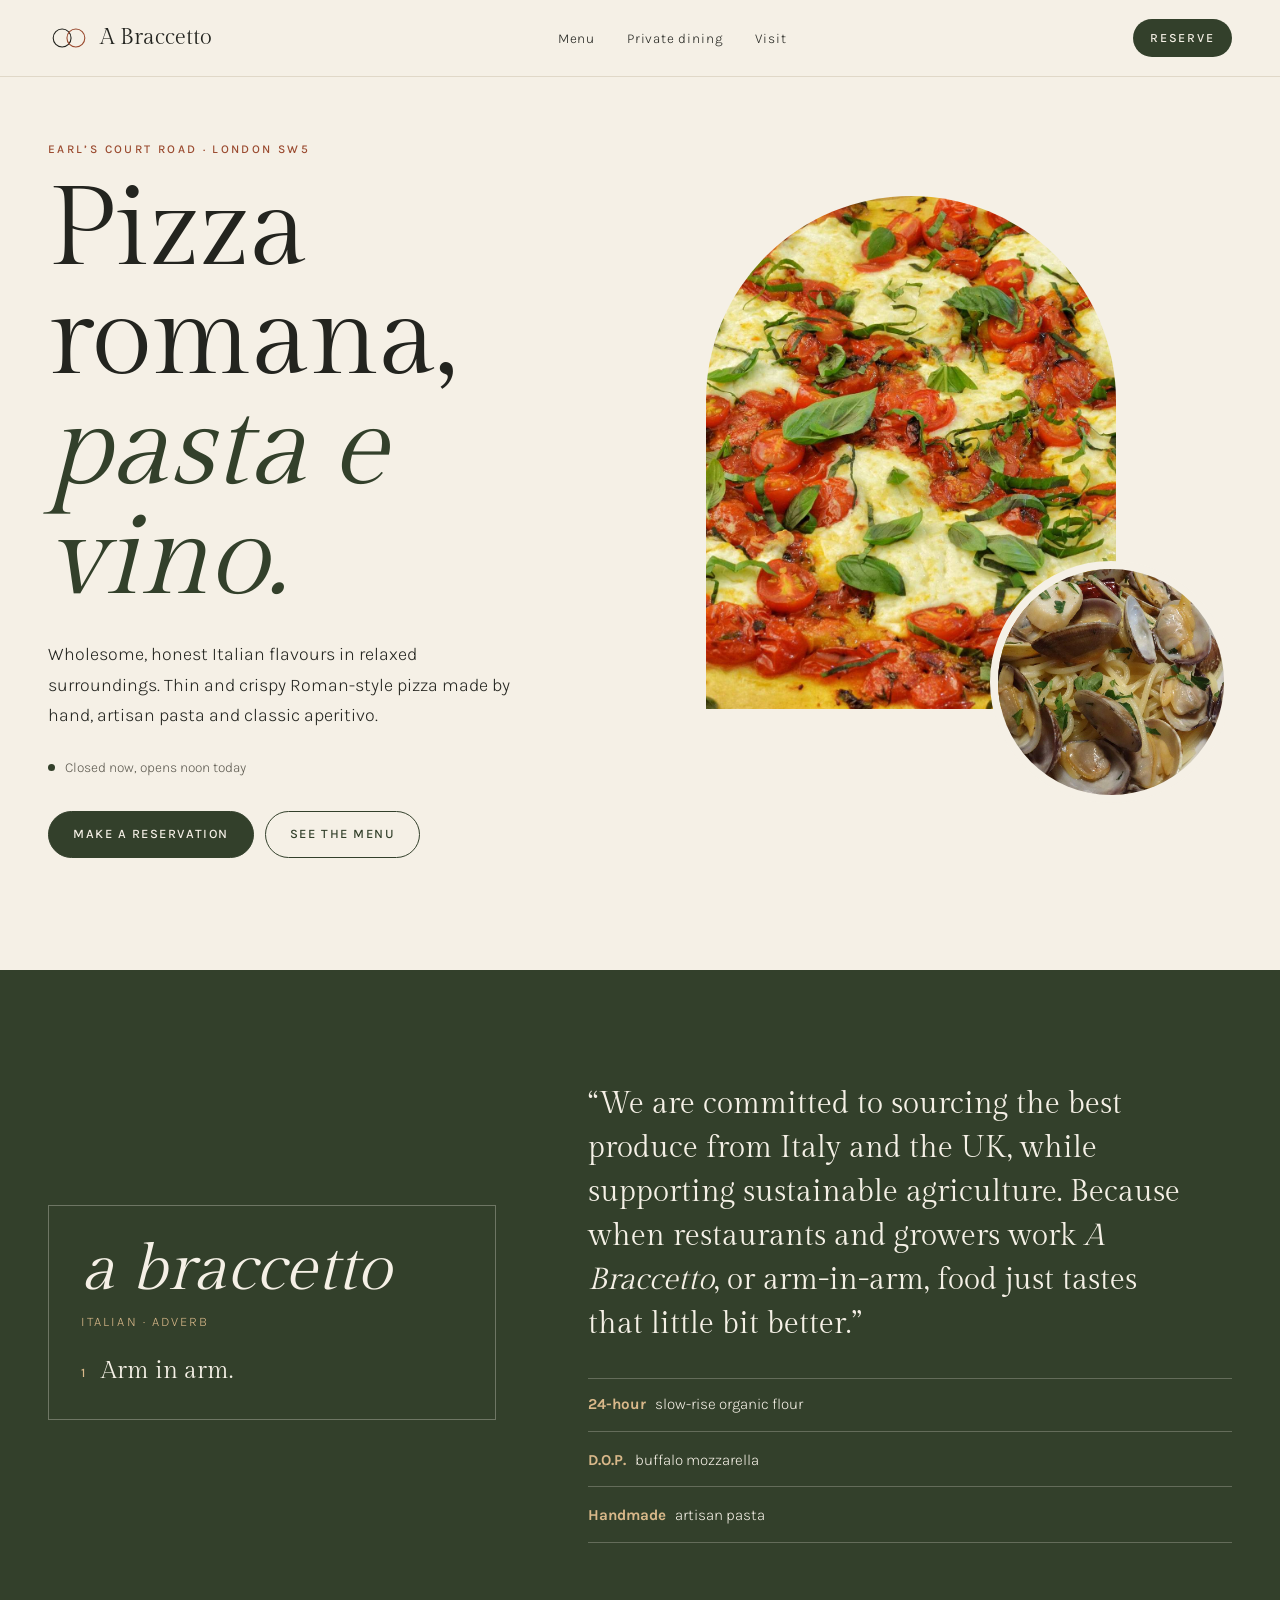
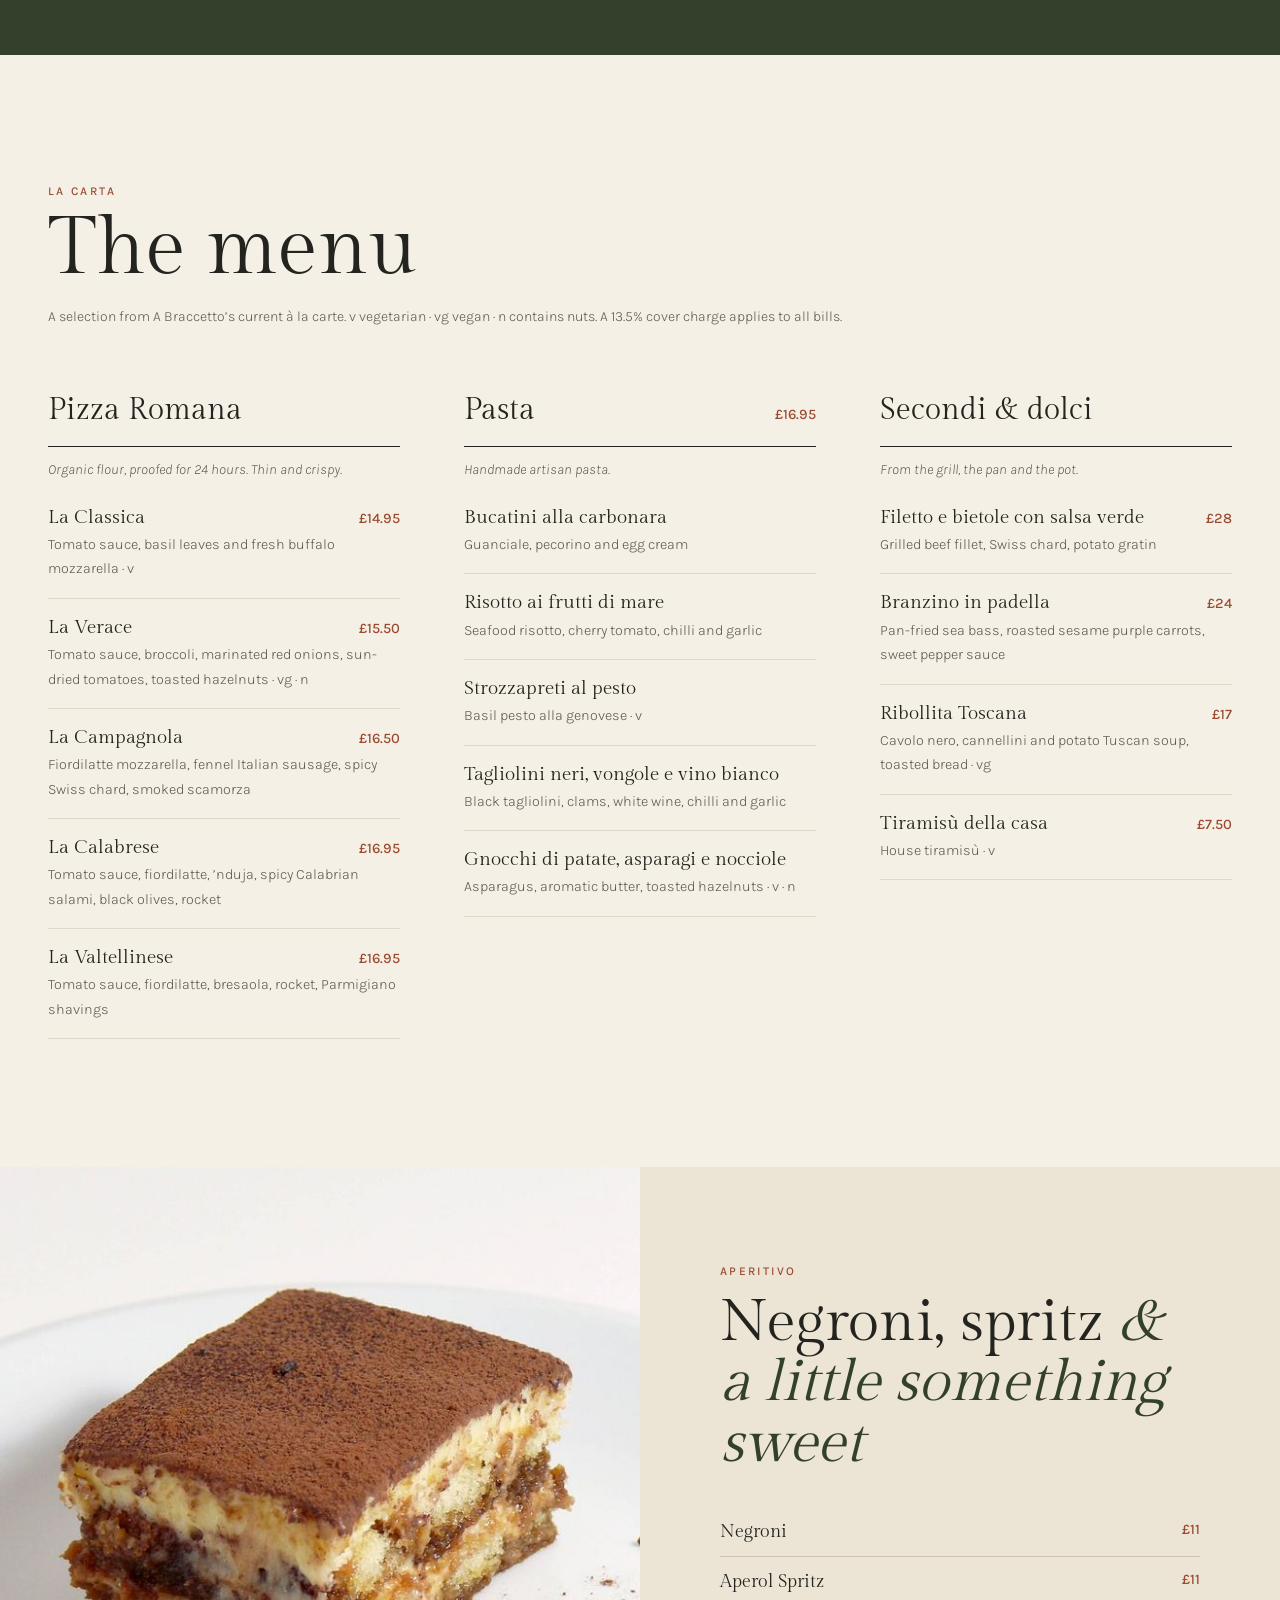
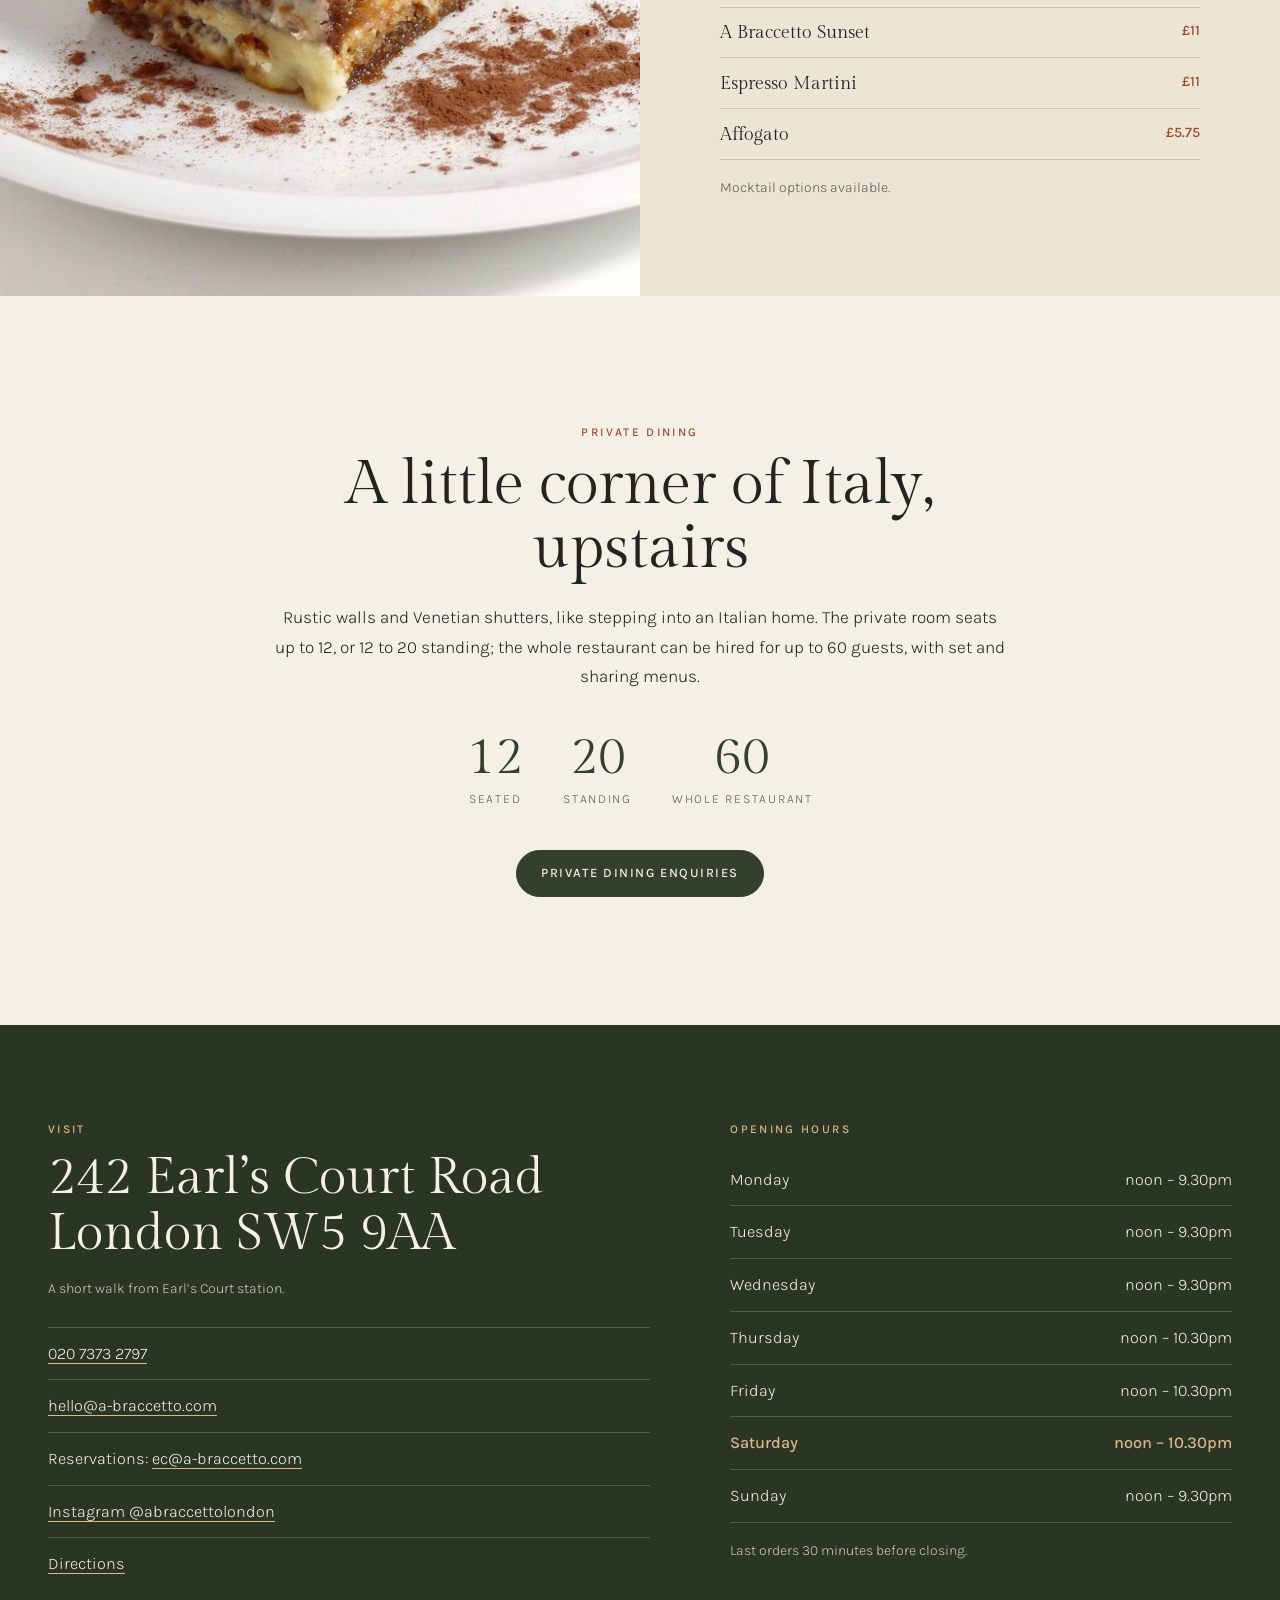
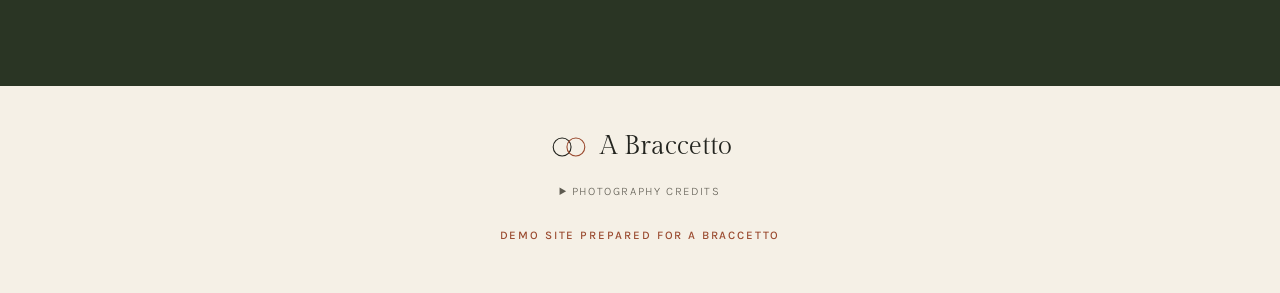
<file: a-braccetto/index.html>
<!doctype html>
<html lang="en-GB">
<head>
<meta charset="utf-8">
<meta name="viewport" content="width=device-width, initial-scale=1, viewport-fit=cover">
<title>A Braccetto · Pizza romana, pasta e vino · 242 Earl’s Court Road SW5</title>
<meta name="description" content="A Braccetto, 242 Earl’s Court Road SW5: thin and crispy Roman-style pizza on slow-rise organic flour, handmade artisan pasta, Italian wine and aperitivo cocktails, with a private dining room upstairs.">
<meta name="theme-color" content="#33402b">
<meta name="robots" content="noindex, nofollow">
<meta property="og:type" content="website">
<meta property="og:site_name" content="A Braccetto">
<meta property="og:title" content="A Braccetto · Pizza romana, pasta e vino · 242 Earl’s Court Road SW5">
<meta property="og:description" content="A Braccetto, 242 Earl’s Court Road SW5: thin and crispy Roman-style pizza on slow-rise organic flour, handmade artisan pasta, Italian wine and aperitivo cocktails, with a private dining room upstairs.">
<meta property="og:url" content="https://liliputnikos-tech.github.io/kensington-restaurant-demos/a-braccetto/">
<meta property="og:image" content="https://liliputnikos-tech.github.io/kensington-restaurant-demos/a-braccetto/img/og.jpg">
<meta property="og:image:width" content="1200">
<meta property="og:image:height" content="630">
<meta property="og:image:alt" content="A thin, crisp Roman-style pizza">
<meta property="og:locale" content="en_GB">
<meta name="twitter:card" content="summary_large_image">
<meta name="twitter:image" content="https://liliputnikos-tech.github.io/kensington-restaurant-demos/a-braccetto/img/og.jpg">
<link rel="icon" href="favicon.svg" type="image/svg+xml">
<link rel="preload" href="img/pizza.jpg" as="image" fetchpriority="high">
<link rel="stylesheet" href="style.css">
<script type="application/ld+json">{"@context": "https://schema.org", "@type": "Restaurant", "name": "A Braccetto", "address": {"@type": "PostalAddress", "streetAddress": "242 Earl’s Court Road", "addressLocality": "London", "postalCode": "SW5 9AA", "addressCountry": "GB"}, "telephone": "+442073732797", "email": "hello@a-braccetto.com", "servesCuisine": ["Italian", "Pizza"], "openingHoursSpecification": [{"@type": "OpeningHoursSpecification", "dayOfWeek": "Monday", "opens": "12:00", "closes": "21:30"}, {"@type": "OpeningHoursSpecification", "dayOfWeek": "Tuesday", "opens": "12:00", "closes": "21:30"}, {"@type": "OpeningHoursSpecification", "dayOfWeek": "Wednesday", "opens": "12:00", "closes": "21:30"}, {"@type": "OpeningHoursSpecification", "dayOfWeek": "Thursday", "opens": "12:00", "closes": "22:30"}, {"@type": "OpeningHoursSpecification", "dayOfWeek": "Friday", "opens": "12:00", "closes": "22:30"}, {"@type": "OpeningHoursSpecification", "dayOfWeek": "Saturday", "opens": "12:00", "closes": "22:30"}, {"@type": "OpeningHoursSpecification", "dayOfWeek": "Sunday", "opens": "12:00", "closes": "21:30"}], "sameAs": ["https://www.instagram.com/abraccettolondon/"]}</script>
</head>
<body>
<a class="skip" href="#main">Skip to content</a>

<header class="top">
  <a class="brand" href="#main"><svg class="rings" viewBox="0 0 60 32" aria-hidden="true"><circle cx="20" cy="16" r="13"/><circle cx="40" cy="16" r="13"/></svg><span>A Braccetto</span></a>
  <nav aria-label="Main"><a href="#menu">Menu</a><a href="#upstairs">Private dining</a><a href="#visit">Visit</a></nav>
  <a class="book" href="https://www.sevenrooms.com/reservations/abraccetto">Reserve</a>
</header>
<main id="main">
<section class="hero" aria-labelledby="hero-h">
  <div class="hero-copy">
    <p class="kicker">Earl’s Court Road · London SW5</p>
    <h1 id="hero-h">Pizza romana,<br><em>pasta e vino.</em></h1>
    <p class="lede">Wholesome, honest Italian flavours in relaxed surroundings. Thin and crispy Roman-style pizza made by hand, artisan pasta and classic aperitivo.</p>
    <p class="status"><span class="dot" aria-hidden="true"></span><span id="openNow">Open daily from noon</span></p>
    <div class="ctas"><a class="btn" href="https://www.sevenrooms.com/reservations/abraccetto">Make a reservation</a><a class="btn ghost" href="#menu">See the menu</a></div>
  </div>
  <div class="pair">
    <figure class="p1"><img src="img/pizza.jpg" alt="A thin, crisp Roman-style pizza with tomato and mozzarella" width="1000" height="1250" fetchpriority="high"></figure>
    <figure class="p2"><img src="img/vongole.jpg" alt="A plate of pasta with clams" width="800" height="800" fetchpriority="high"></figure>
  </div>
</section>

<section class="define" aria-labelledby="def-h">
  <div class="def-card">
    <h2 id="def-h" lang="it">a braccetto</h2>
    <p class="pron">Italian · adverb</p>
    <p class="meaning"><span class="n">1</span> Arm in arm.</p>
  </div>
  <div class="def-copy">
    <p>“We are committed to sourcing the best produce from Italy and the UK, while supporting sustainable agriculture. Because when restaurants and growers work <em>A Braccetto</em>, or arm-in-arm, food just tastes that little bit better.”</p>
    <ul class="facts"><li><b>24-hour</b> slow-rise organic flour</li><li><b>D.O.P.</b> buffalo mozzarella</li><li><b>Handmade</b> artisan pasta</li></ul>
  </div>
</section>

<section class="menu" id="menu" aria-labelledby="menu-h">
  <div class="m-head"><p class="kicker">La carta</p><h2 id="menu-h">The menu</h2>
  <p class="note">A selection from A Braccetto’s current à la carte. v vegetarian · vg vegan · n contains nuts. A 13.5% cover charge applies to all bills.</p></div>
  <div class="m-grid">
    <div class="m-col"><h3>Pizza Romana</h3><p class="sub">Organic flour, proofed for 24 hours. Thin and crispy.</p><ul><li><div class="mi-h"><h4>La Classica</h4><span class="pr">£14.95</span></div><p>Tomato sauce, basil leaves and fresh buffalo mozzarella · v</p></li><li><div class="mi-h"><h4>La Verace</h4><span class="pr">£15.50</span></div><p>Tomato sauce, broccoli, marinated red onions, sun-dried tomatoes, toasted hazelnuts · vg · n</p></li><li><div class="mi-h"><h4>La Campagnola</h4><span class="pr">£16.50</span></div><p>Fiordilatte mozzarella, fennel Italian sausage, spicy Swiss chard, smoked scamorza</p></li><li><div class="mi-h"><h4>La Calabrese</h4><span class="pr">£16.95</span></div><p>Tomato sauce, fiordilatte, ’nduja, spicy Calabrian salami, black olives, rocket</p></li><li><div class="mi-h"><h4>La Valtellinese</h4><span class="pr">£16.95</span></div><p>Tomato sauce, fiordilatte, bresaola, rocket, Parmigiano shavings</p></li></ul></div>
    <div class="m-col"><h3>Pasta <span class="pr">£16.95</span></h3><p class="sub">Handmade artisan pasta.</p><ul><li><h4>Bucatini alla carbonara</h4><p>Guanciale, pecorino and egg cream</p></li><li><h4>Risotto ai frutti di mare</h4><p>Seafood risotto, cherry tomato, chilli and garlic</p></li><li><h4>Strozzapreti al pesto</h4><p>Basil pesto alla genovese · v</p></li><li><h4>Tagliolini neri, vongole e vino bianco</h4><p>Black tagliolini, clams, white wine, chilli and garlic</p></li><li><h4>Gnocchi di patate, asparagi e nocciole</h4><p>Asparagus, aromatic butter, toasted hazelnuts · v · n</p></li></ul></div>
    <div class="m-col"><h3>Secondi &amp; dolci</h3><p class="sub">From the grill, the pan and the pot.</p><ul><li><div class="mi-h"><h4>Filetto e bietole con salsa verde</h4><span class="pr">£28</span></div><p>Grilled beef fillet, Swiss chard, potato gratin</p></li><li><div class="mi-h"><h4>Branzino in padella</h4><span class="pr">£24</span></div><p>Pan-fried sea bass, roasted sesame purple carrots, sweet pepper sauce</p></li><li><div class="mi-h"><h4>Ribollita Toscana</h4><span class="pr">£17</span></div><p>Cavolo nero, cannellini and potato Tuscan soup, toasted bread · vg</p></li><li><div class="mi-h"><h4>Tiramisù della casa</h4><span class="pr">£7.50</span></div><p>House tiramisù · v</p></li></ul></div>
  </div>
</section>

<section class="aperitivo" aria-labelledby="ap-h">
  <figure><img src="img/tiramisu.jpg" alt="A slice of tiramisù dusted with cocoa" width="1000" height="750" loading="lazy" decoding="async"></figure>
  <div class="ap-copy">
    <p class="kicker">Aperitivo</p>
    <h2 id="ap-h">Negroni, spritz <em>&amp; a little something sweet</em></h2>
    <ul class="ap"><li>Negroni<span>£11</span></li><li>Aperol Spritz<span>£11</span></li><li>A Braccetto Sunset<span>£11</span></li><li>Espresso Martini<span>£11</span></li><li>Affogato<span>£5.75</span></li></ul>
    <p class="note">Mocktail options available.</p>
  </div>
</section>

<section class="upstairs" id="upstairs" aria-labelledby="up-h">
  <p class="kicker">Private dining</p>
  <h2 id="up-h">A little corner of Italy, upstairs</h2>
  <p>Rustic walls and Venetian shutters, like stepping into an Italian home. The private room seats up to 12, or 12 to 20 standing; the whole restaurant can be hired for up to 60 guests, with set and sharing menus.</p>
  <dl class="cap"><div><dt>12</dt><dd>seated</dd></div><div><dt>20</dt><dd>standing</dd></div><div><dt>60</dt><dd>whole restaurant</dd></div></dl>
  <a class="btn" href="https://www.a-braccetto.com/private-dining">Private dining enquiries</a>
</section>

<section class="visit" id="visit" aria-labelledby="visit-h">
  <div>
    <p class="kicker">Visit</p>
    <h2 id="visit-h">242 Earl’s Court Road<br>London SW5 9AA</h2>
    <p class="note">A short walk from Earl’s Court station.</p>
    <ul class="lnk">
      <li><a href="tel:+442073732797">020 7373 2797</a></li>
      <li><a href="mailto:hello@a-braccetto.com">hello@a-braccetto.com</a></li>
      <li>Reservations: <a href="mailto:ec@a-braccetto.com">ec@a-braccetto.com</a></li>
      <li><a href="https://www.instagram.com/abraccettolondon/">Instagram @abraccettolondon</a></li>
      <li><a href="https://www.google.com/maps/dir/?api=1&destination=A+Braccetto%2C+242+Earls+Court+Road%2C+London+SW5+9AA">Directions</a></li>
    </ul>
  </div>
  <div>
    <p class="kicker">Opening hours</p>
    <table class="hours" id="hoursTable"><caption class="sr-only">Opening hours</caption><tbody><tr data-d="1"><th scope="row">Monday</th><td>noon – 9.30pm</td></tr><tr data-d="2"><th scope="row">Tuesday</th><td>noon – 9.30pm</td></tr><tr data-d="3"><th scope="row">Wednesday</th><td>noon – 9.30pm</td></tr><tr data-d="4"><th scope="row">Thursday</th><td>noon – 10.30pm</td></tr><tr data-d="5"><th scope="row">Friday</th><td>noon – 10.30pm</td></tr><tr data-d="6"><th scope="row">Saturday</th><td>noon – 10.30pm</td></tr><tr data-d="0"><th scope="row">Sunday</th><td>noon – 9.30pm</td></tr></tbody></table>
    <p class="note">Last orders 30 minutes before closing.</p>
  </div>
</section>
</main>
<footer class="foot">
  <p class="foot-mark"><svg class="rings" viewBox="0 0 60 32" aria-hidden="true"><circle cx="20" cy="16" r="13"/><circle cx="40" cy="16" r="13"/></svg><span>A Braccetto</span></p>
  <details class="credits"><summary>Photography credits</summary><ul><li>Roman-style pizza: <a href="https://commons.wikimedia.org/wiki/File:Pizza_Margherita_(14565452088).jpg">jeffreyw</a>, <a href="https://creativecommons.org/licenses/by/2.0/">CC BY 2.0</a>, via Wikimedia Commons; cropped and recompressed</li><li>Pasta with clams: <a href="https://commons.wikimedia.org/wiki/File:Vongole_20220312_113850.jpg">Ka23 13</a>, <a href="https://creativecommons.org/licenses/by-sa/4.0/">CC BY-SA 4.0</a>, via Wikimedia Commons; cropped and recompressed</li><li>Tiramisù: <a href="https://commons.wikimedia.org/wiki/File:Tiramisu_-_Raffaele_Diomede.jpg">Raffaele Diomede from Pordenone, ITALIA</a>, <a href="https://creativecommons.org/licenses/by/2.0/">CC BY 2.0</a>, via Wikimedia Commons; cropped and recompressed</li></ul></details>
  <p class="demo-note">Demo site prepared for A Braccetto</p>
</footer>
<script>
(function(){try{var H={"1": [720, 1290, "noon", "9.30pm"], "2": [720, 1290, "noon", "9.30pm"], "3": [720, 1290, "noon", "9.30pm"], "4": [720, 1350, "noon", "10.30pm"], "5": [720, 1350, "noon", "10.30pm"], "6": [720, 1350, "noon", "10.30pm"], "0": [720, 1290, "noon", "9.30pm"]},L={"1": "Monday", "2": "Tuesday", "3": "Wednesday", "4": "Thursday", "5": "Friday", "6": "Saturday", "0": "Sunday"};
var p=new Intl.DateTimeFormat('en-GB',{timeZone:'Europe/London',weekday:'short',hour:'numeric',minute:'numeric',hourCycle:'h23'}).formatToParts(new Date());
var g=function(t){for(var i=0;i<p.length;i++)if(p[i].type===t)return p[i].value};
var d=['Sun','Mon','Tue','Wed','Thu','Fri','Sat'].indexOf(g('weekday')),m=parseInt(g('hour'),10)*60+parseInt(g('minute'),10);
var row=document.querySelector('#hoursTable tr[data-d="'+d+'"]');if(row)row.classList.add('today');
var el=document.getElementById('openNow');if(!el)return;
var y=H[(d+6)%7],t=H[d],open=false,close;
if(y&&y[1]>1440&&m<y[1]-1440){open=true;close=y[3]}
else if(t&&m>=t[0]&&m<t[1]){open=true;close=t[3]}
var txt;if(open)txt='Open now, until '+close;
else{var when;if(t&&m<t[0])when=t[2]+' today';else{for(var k=1;k<=7;k++){var n=(d+k)%7;if(H[n]){when=(k===1?'tomorrow':L[n])+' at '+H[n][2];break}}}txt='Closed now, opens '+when}
el.textContent=txt;el.setAttribute('data-open',open?'1':'0');}catch(e){}})();
</script>
</body>
</html>
</file>
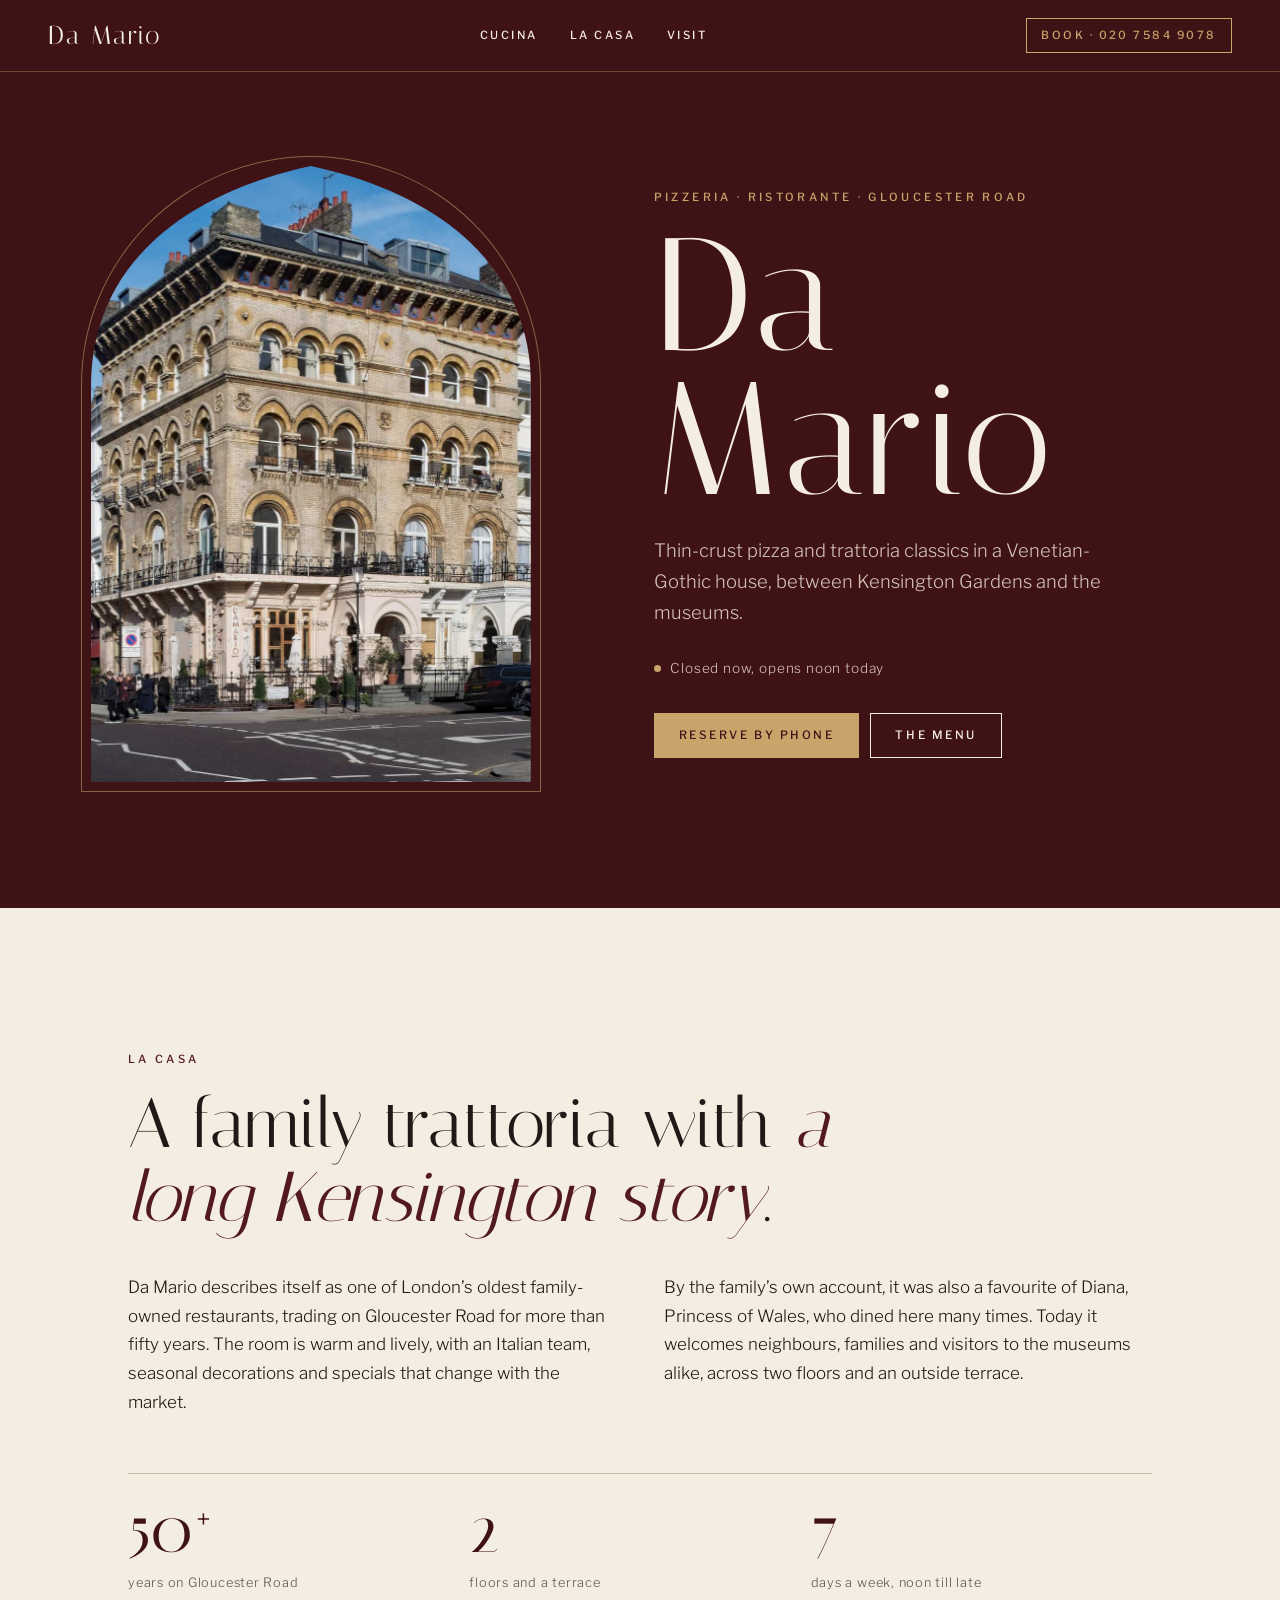
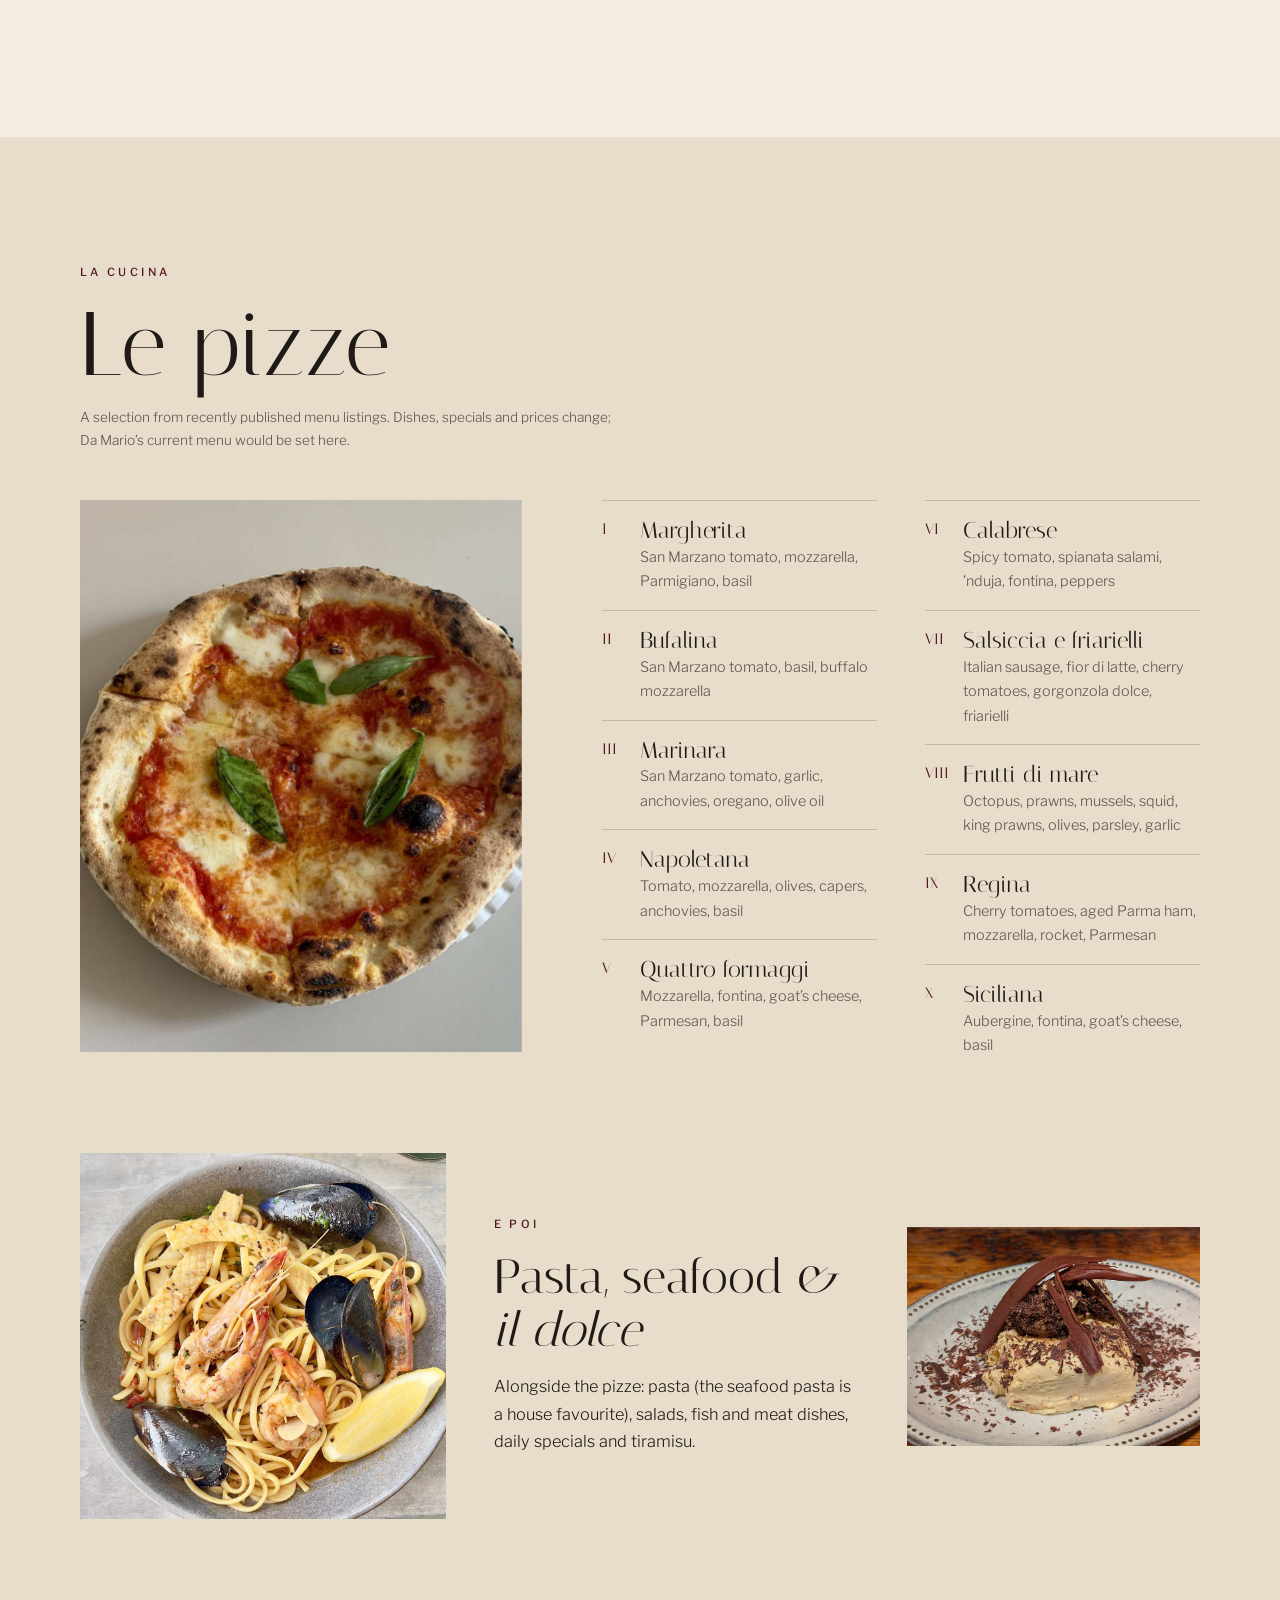
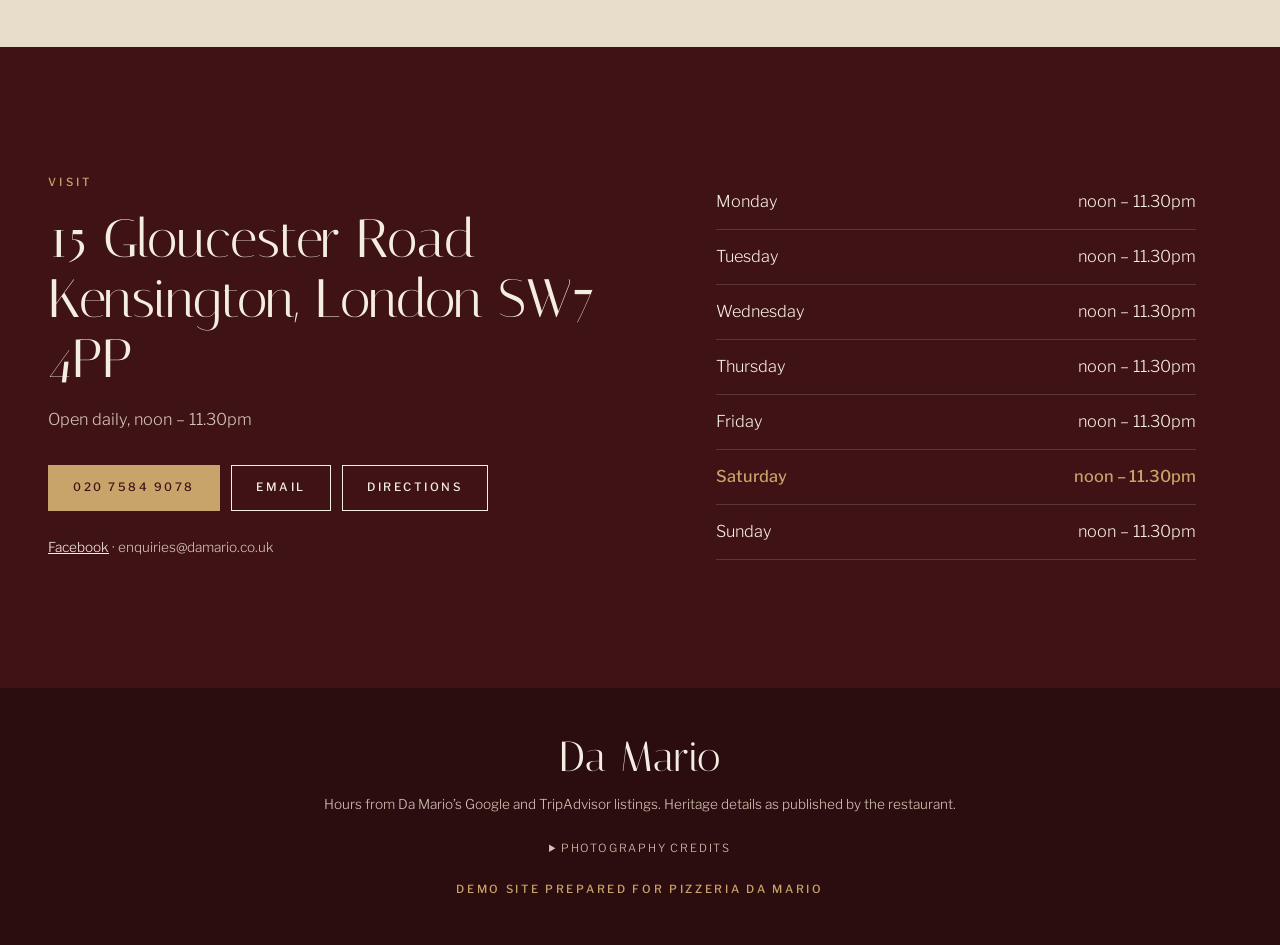
<file: da-mario/index.html>
<!doctype html>
<html lang="en-GB">
<head>
<meta charset="utf-8">
<meta name="viewport" content="width=device-width, initial-scale=1, viewport-fit=cover">
<title>Da Mario · Pizzeria &amp; trattoria · 15 Gloucester Road, Kensington SW7</title>
<meta name="description" content="Da Mario is a family-run Italian pizzeria and trattoria in a Venetian-Gothic building at 15 Gloucester Road, Kensington SW7. Thin-crust pizza, pasta and seafood, open daily from noon.">
<meta name="theme-color" content="#3f1216">
<meta name="robots" content="noindex, nofollow">
<meta property="og:type" content="website">
<meta property="og:site_name" content="Da Mario">
<meta property="og:title" content="Da Mario · Pizzeria &amp; trattoria · 15 Gloucester Road, Kensington SW7">
<meta property="og:description" content="Da Mario is a family-run Italian pizzeria and trattoria in a Venetian-Gothic building at 15 Gloucester Road, Kensington SW7. Thin-crust pizza, pasta and seafood, open daily from noon.">
<meta property="og:url" content="https://liliputnikos-tech.github.io/kensington-restaurant-demos/da-mario/">
<meta property="og:image" content="https://liliputnikos-tech.github.io/kensington-restaurant-demos/da-mario/img/og.jpg">
<meta property="og:image:width" content="1200">
<meta property="og:image:height" content="630">
<meta property="og:image:alt" content="The Venetian-Gothic corner building on Gloucester Road">
<meta property="og:locale" content="en_GB">
<meta name="twitter:card" content="summary_large_image">
<meta name="twitter:image" content="https://liliputnikos-tech.github.io/kensington-restaurant-demos/da-mario/img/og.jpg">
<link rel="icon" href="favicon.svg" type="image/svg+xml">
<link rel="preload" href="img/building.jpg" as="image" fetchpriority="high">
<link rel="stylesheet" href="style.css">
<script type="application/ld+json">{"@context": "https://schema.org", "@type": "Restaurant", "name": "Da Mario", "address": {"@type": "PostalAddress", "streetAddress": "15 Gloucester Road", "addressLocality": "London", "postalCode": "SW7 4PP", "addressCountry": "GB"}, "telephone": "+442075849078", "geo": {"@type": "GeoCoordinates", "latitude": 51.498726, "longitude": -0.183597}, "email": "enquiries@damario.co.uk", "servesCuisine": ["Italian", "Pizza"], "openingHoursSpecification": [{"@type": "OpeningHoursSpecification", "dayOfWeek": "Monday", "opens": "12:00", "closes": "23:30"}, {"@type": "OpeningHoursSpecification", "dayOfWeek": "Tuesday", "opens": "12:00", "closes": "23:30"}, {"@type": "OpeningHoursSpecification", "dayOfWeek": "Wednesday", "opens": "12:00", "closes": "23:30"}, {"@type": "OpeningHoursSpecification", "dayOfWeek": "Thursday", "opens": "12:00", "closes": "23:30"}, {"@type": "OpeningHoursSpecification", "dayOfWeek": "Friday", "opens": "12:00", "closes": "23:30"}, {"@type": "OpeningHoursSpecification", "dayOfWeek": "Saturday", "opens": "12:00", "closes": "23:30"}, {"@type": "OpeningHoursSpecification", "dayOfWeek": "Sunday", "opens": "12:00", "closes": "23:30"}], "sameAs": ["https://facebook.com/128232180559910"]}</script>
</head>
<body>
<a class="skip" href="#main">Skip to content</a>

<header class="top">
  <a class="brand" href="#main">Da Mario</a>
  <nav aria-label="Main"><a href="#cucina">Cucina</a><a href="#casa">La casa</a><a href="#visit">Visit</a></nav>
  <a class="call" href="tel:+442075849078">Book · 020 7584 9078</a>
</header>
<main id="main">
<section class="hero" aria-labelledby="hero-h">
  <figure class="arch"><img src="img/building.jpg" alt="The Venetian-Gothic corner building on Gloucester Road, with arched windows and stone balconies" width="1000" height="1250" fetchpriority="high"></figure>
  <div class="hero-copy">
    <p class="kicker">Pizzeria · Ristorante · Gloucester Road</p>
    <h1 id="hero-h">Da Mario</h1>
    <p class="lede">Thin-crust pizza and trattoria classics in a Venetian-Gothic house, between Kensington Gardens and the museums.</p>
    <p class="status"><span class="dot" aria-hidden="true"></span><span id="openNow">Open every day from noon</span></p>
    <div class="ctas"><a class="btn" href="tel:+442075849078">Reserve by phone</a><a class="btn ghost" href="#cucina">The menu</a></div>
  </div>
</section>

<section class="casa" id="casa" aria-labelledby="casa-h">
  <p class="kicker">La casa</p>
  <h2 id="casa-h">A family trattoria with <em>a long Kensington story</em>.</h2>
  <div class="casa-grid">
    <p>Da Mario describes itself as one of London’s oldest family-owned restaurants, trading on Gloucester Road for more than fifty years. The room is warm and lively, with an Italian team, seasonal decorations and specials that change with the market.</p>
    <p>By the family’s own account, it was also a favourite of Diana, Princess of Wales, who dined here many times. Today it welcomes neighbours, families and visitors to the museums alike, across two floors and an outside terrace.</p>
  </div>
  <ul class="numerals">
    <li><b>50<sup>+</sup></b><span>years on Gloucester Road</span></li>
    <li><b>2</b><span>floors and a terrace</span></li>
    <li><b>7</b><span>days a week, noon till late</span></li>
  </ul>
</section>

<section class="cucina" id="cucina" aria-labelledby="cucina-h">
  <div class="cucina-head">
    <p class="kicker">La cucina</p>
    <h2 id="cucina-h">Le pizze</h2>
    <p class="note">A selection from recently published menu listings. Dishes, specials and prices change; Da Mario’s current menu would be set here.</p>
  </div>
  <div class="cucina-grid">
    <figure class="c-fig"><img src="img/pizza.jpg" alt="A Margherita pizza with basil on a plate" width="1000" height="1250" loading="lazy" decoding="async"></figure>
    <ol class="pizze"><li><h3>Margherita</h3><p>San Marzano tomato, mozzarella, Parmigiano, basil</p></li><li><h3>Bufalina</h3><p>San Marzano tomato, basil, buffalo mozzarella</p></li><li><h3>Marinara</h3><p>San Marzano tomato, garlic, anchovies, oregano, olive oil</p></li><li><h3>Napoletana</h3><p>Tomato, mozzarella, olives, capers, anchovies, basil</p></li><li><h3>Quattro formaggi</h3><p>Mozzarella, fontina, goat’s cheese, Parmesan, basil</p></li><li><h3>Calabrese</h3><p>Spicy tomato, spianata salami, ’nduja, fontina, peppers</p></li><li><h3>Salsiccia e friarielli</h3><p>Italian sausage, fior di latte, cherry tomatoes, gorgonzola dolce, friarielli</p></li><li><h3>Frutti di mare</h3><p>Octopus, prawns, mussels, squid, king prawns, olives, parsley, garlic</p></li><li><h3>Regina</h3><p>Cherry tomatoes, aged Parma ham, mozzarella, rocket, Parmesan</p></li><li><h3>Siciliana</h3><p>Aubergine, fontina, goat’s cheese, basil</p></li></ol>
  </div>
  <div class="also">
    <figure><img src="img/seafood.jpg" alt="Seafood linguine with prawns, mussels and a wedge of lemon" width="1100" height="1100" loading="lazy" decoding="async"></figure>
    <div class="also-copy">
      <p class="kicker">E poi</p>
      <h3>Pasta, seafood &amp; <em>il dolce</em></h3>
      <p>Alongside the pizze: pasta (the seafood pasta is a house favourite), salads, fish and meat dishes, daily specials and tiramisu.</p>
    </div>
    <figure class="t"><img src="img/tiramisu.jpg" alt="A slice of tiramisu dusted with cocoa" width="900" height="675" loading="lazy" decoding="async"></figure>
  </div>
</section>

<section class="visit" id="visit" aria-labelledby="visit-h">
  <div>
    <p class="kicker">Visit</p>
    <h2 id="visit-h">15 Gloucester Road<br>Kensington, London SW7 4PP</h2>
    <p class="hrs-note">Open daily, noon – 11.30pm</p>
    <div class="ctas"><a class="btn" href="tel:+442075849078">020 7584 9078</a><a class="btn ghost" href="mailto:enquiries@damario.co.uk">Email</a><a class="btn ghost" href="https://www.google.com/maps/dir/?api=1&destination=Da+Mario%2C+15+Gloucester+Road%2C+London+SW7+4PP">Directions</a></div>
    <p class="small"><a href="https://facebook.com/128232180559910">Facebook</a> · enquiries@damario.co.uk</p>
  </div>
  <table class="hours" id="hoursTable"><caption class="sr-only">Opening hours</caption><tbody><tr data-d="1"><th scope="row">Monday</th><td>noon – 11.30pm</td></tr><tr data-d="2"><th scope="row">Tuesday</th><td>noon – 11.30pm</td></tr><tr data-d="3"><th scope="row">Wednesday</th><td>noon – 11.30pm</td></tr><tr data-d="4"><th scope="row">Thursday</th><td>noon – 11.30pm</td></tr><tr data-d="5"><th scope="row">Friday</th><td>noon – 11.30pm</td></tr><tr data-d="6"><th scope="row">Saturday</th><td>noon – 11.30pm</td></tr><tr data-d="0"><th scope="row">Sunday</th><td>noon – 11.30pm</td></tr></tbody></table>
</section>
</main>
<footer class="foot">
  <p class="foot-mark">Da Mario</p>
  <p class="small">Hours from Da Mario’s Google and TripAdvisor listings. Heritage details as published by the restaurant.</p>
  <details class="credits"><summary>Photography credits</summary><ul><li>Gloucester Road building: <a href="https://commons.wikimedia.org/wiki/File:Venetian-Gothic_former_town_house,_Gloucester_Road_-_geograph.org.uk_-_5681685.jpg">Jim Osley</a>, <a href="https://creativecommons.org/licenses/by-sa/2.0/">CC BY-SA 2.0</a>, via Wikimedia Commons; cropped and recompressed</li><li>Seafood pasta: <a href="https://commons.wikimedia.org/wiki/File:Linguine_marinara,_Boardwalk_Bistro_on_Hastings,_2023.jpg">Kgbo</a>, <a href="https://creativecommons.org/licenses/by-sa/4.0/">CC BY-SA 4.0</a>, via Wikimedia Commons; cropped and recompressed</li><li>Pizza: <a href="https://commons.wikimedia.org/wiki/File:Neapolitan_pizza_at_Trappica_(48701940197).jpg">Bex Walton from London, England</a>, <a href="https://creativecommons.org/licenses/by/2.0/">CC BY 2.0</a>, via Wikimedia Commons; cropped and recompressed</li><li>Tiramisu: <a href="https://commons.wikimedia.org/wiki/File:Tiramisu_at_Italian_restaurant_in_Japan.jpg">Syced</a>, <a href="https://creativecommons.org/publicdomain/zero/1.0/">CC0</a>, via Wikimedia Commons</li></ul></details>
  <p class="demo-note">Demo site prepared for Pizzeria Da Mario</p>
</footer>
<script>
(function(){try{var H={"1": [720, 1410, "noon", "11.30pm"], "2": [720, 1410, "noon", "11.30pm"], "3": [720, 1410, "noon", "11.30pm"], "4": [720, 1410, "noon", "11.30pm"], "5": [720, 1410, "noon", "11.30pm"], "6": [720, 1410, "noon", "11.30pm"], "0": [720, 1410, "noon", "11.30pm"]},L={"1": "Monday", "2": "Tuesday", "3": "Wednesday", "4": "Thursday", "5": "Friday", "6": "Saturday", "0": "Sunday"};
var p=new Intl.DateTimeFormat('en-GB',{timeZone:'Europe/London',weekday:'short',hour:'numeric',minute:'numeric',hourCycle:'h23'}).formatToParts(new Date());
var g=function(t){for(var i=0;i<p.length;i++)if(p[i].type===t)return p[i].value};
var d=['Sun','Mon','Tue','Wed','Thu','Fri','Sat'].indexOf(g('weekday')),m=parseInt(g('hour'),10)*60+parseInt(g('minute'),10);
var row=document.querySelector('#hoursTable tr[data-d="'+d+'"]');if(row)row.classList.add('today');
var el=document.getElementById('openNow');if(!el)return;
var y=H[(d+6)%7],t=H[d],open=false,close;
if(y&&y[1]>1440&&m<y[1]-1440){open=true;close=y[3]}
else if(t&&m>=t[0]&&m<t[1]){open=true;close=t[3]}
var txt;if(open)txt='Open now, until '+close;
else{var when;if(t&&m<t[0])when=t[2]+' today';else{for(var k=1;k<=7;k++){var n=(d+k)%7;if(H[n]){when=(k===1?'tomorrow':L[n])+' at '+H[n][2];break}}}txt='Closed now, opens '+when}
el.textContent=txt;el.setAttribute('data-open',open?'1':'0');}catch(e){}})();
</script>
</body>
</html>
</file>
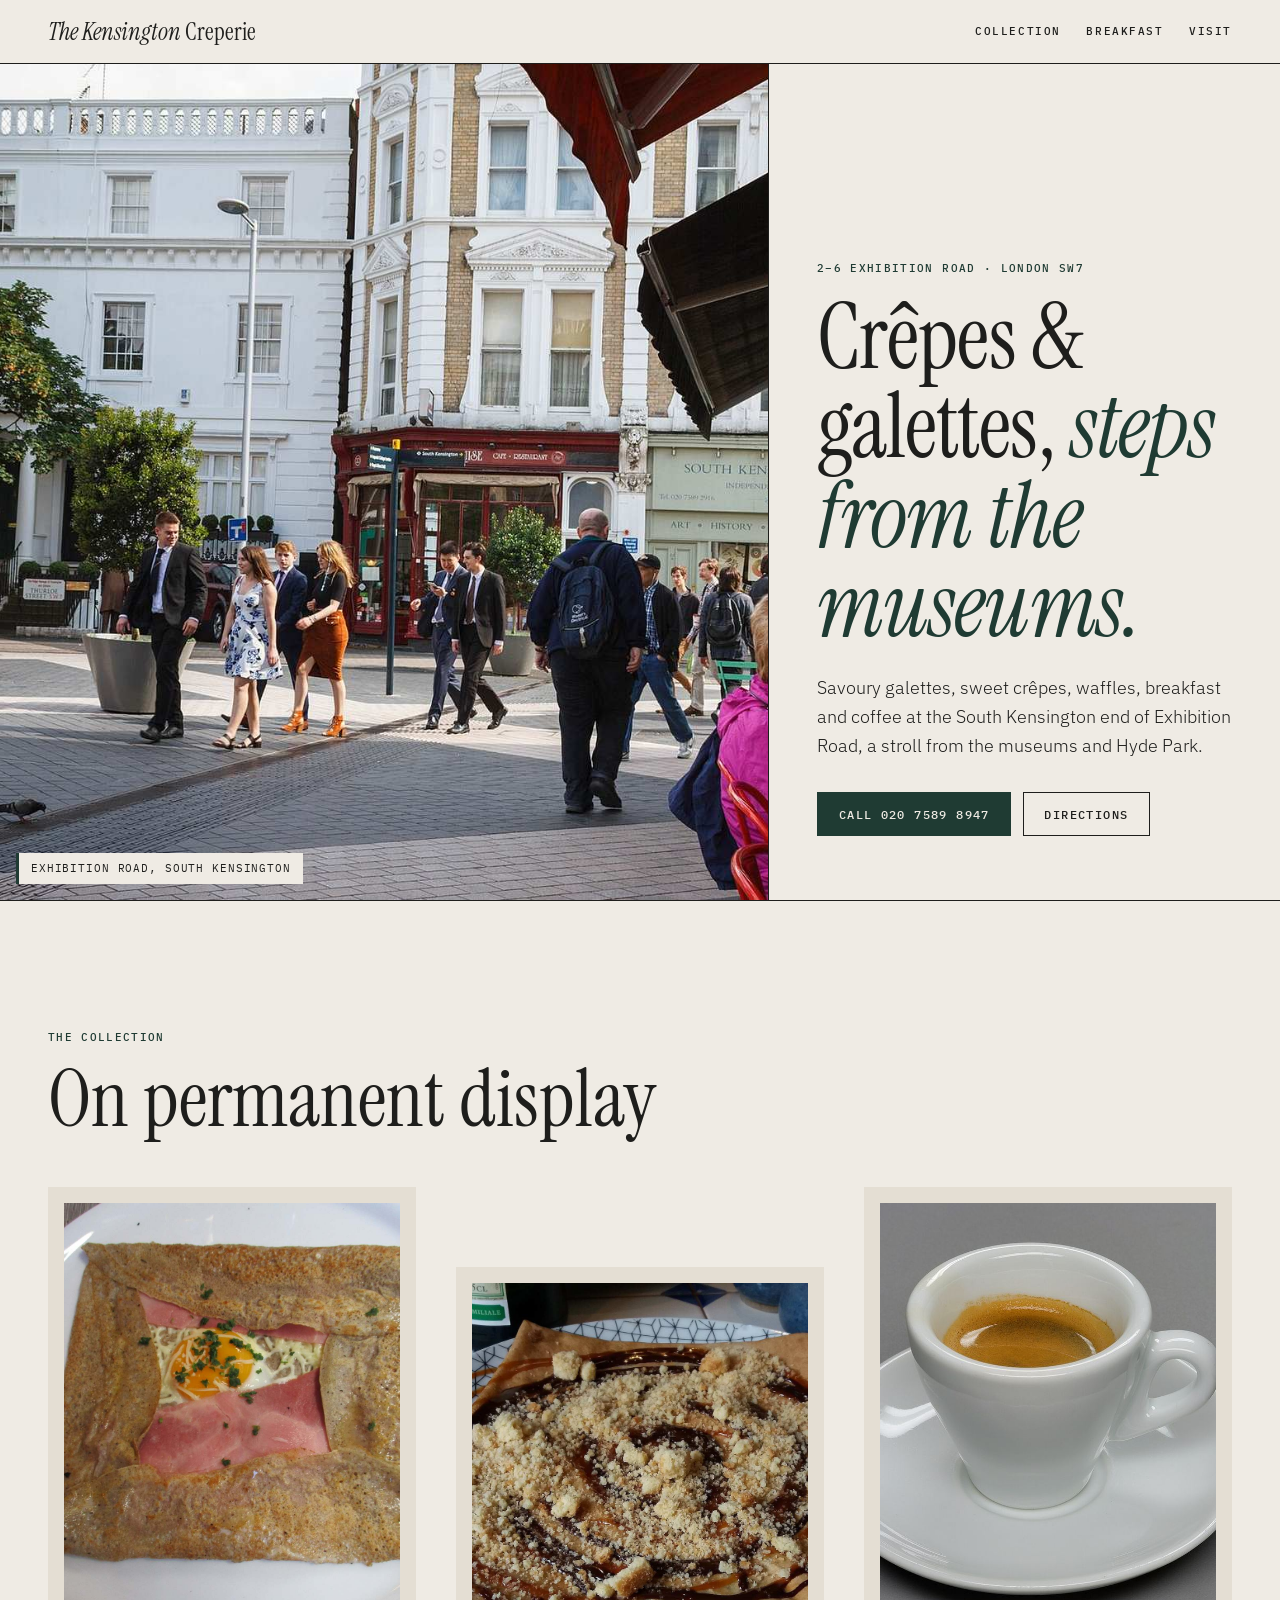
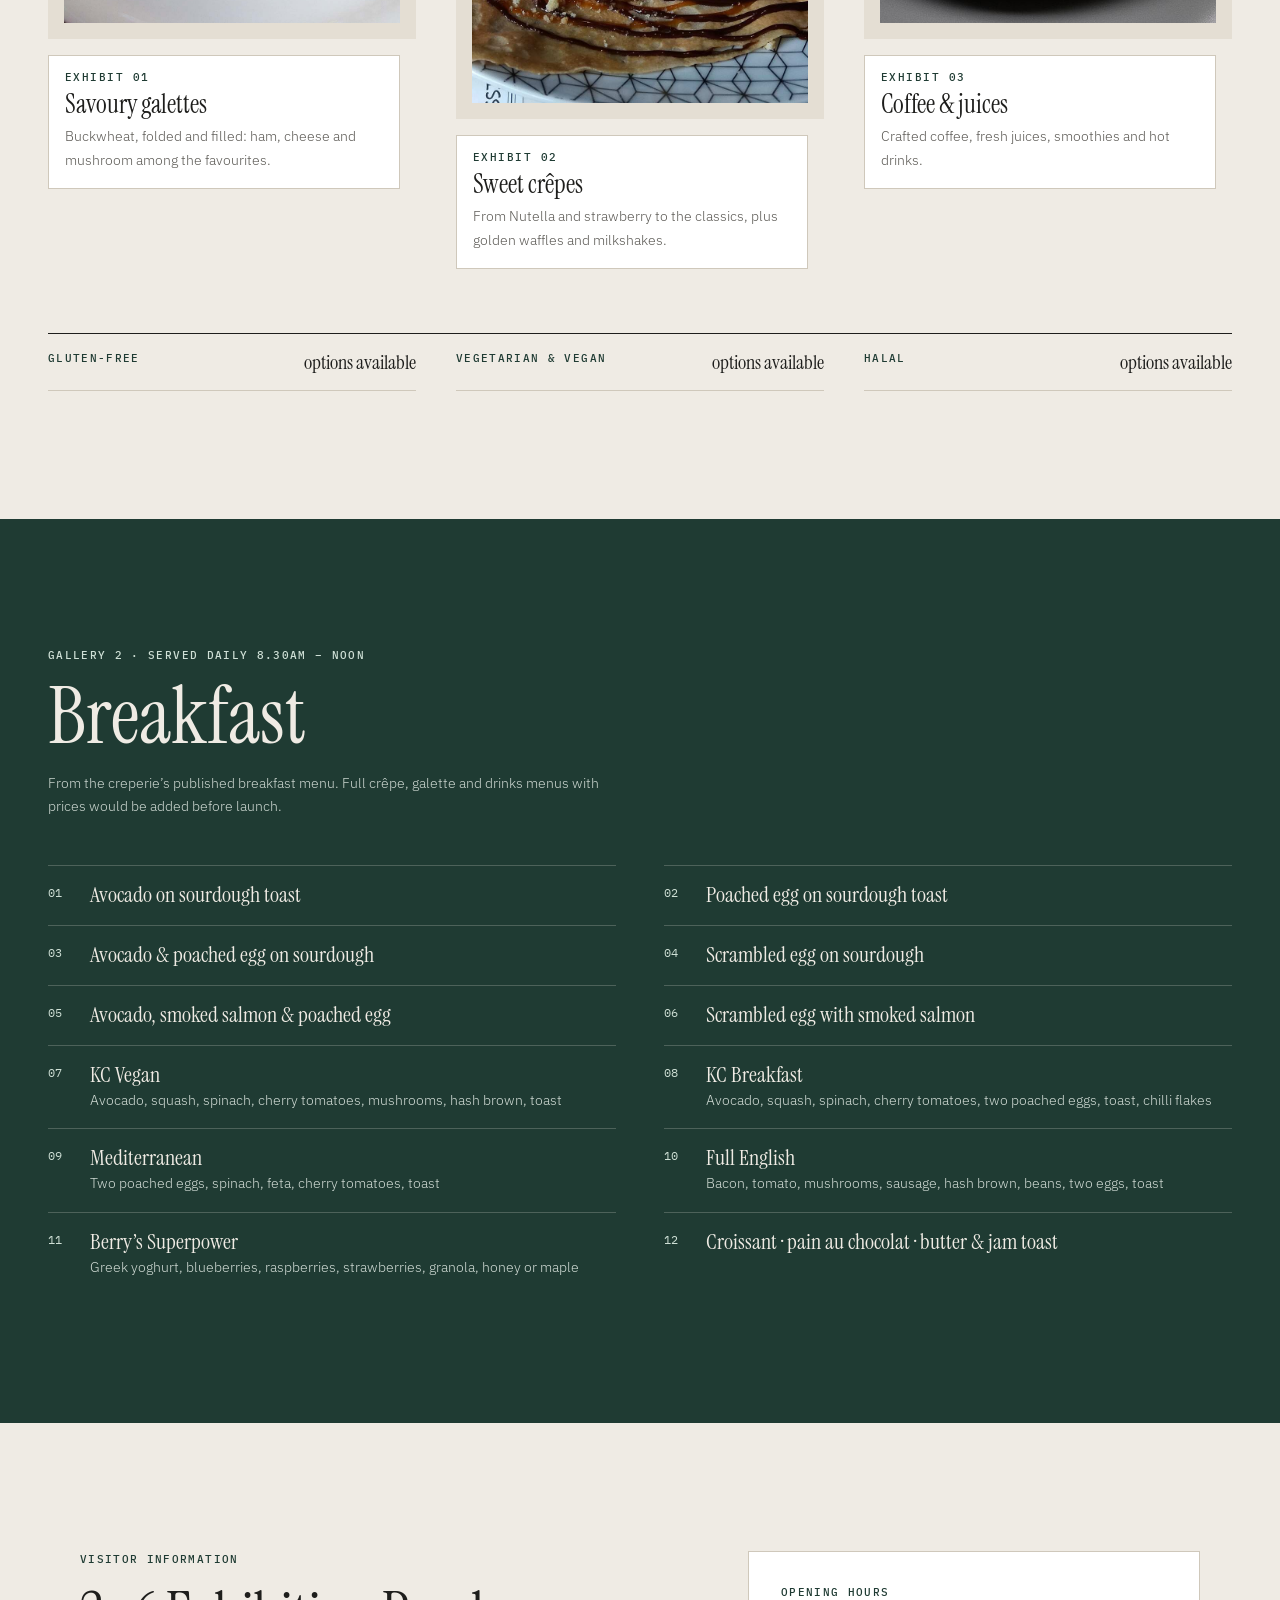
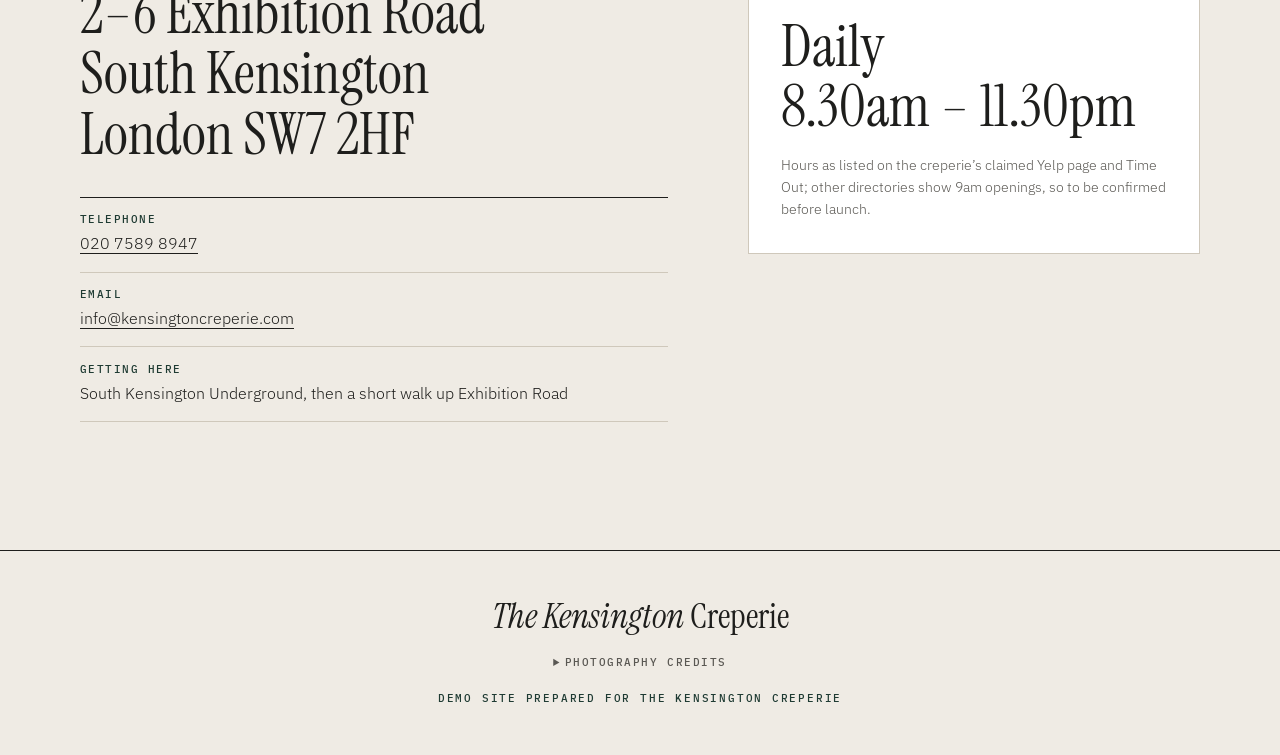
<file: kensington-creperie/index.html>
<!doctype html>
<html lang="en-GB">
<head>
<meta charset="utf-8">
<meta name="viewport" content="width=device-width, initial-scale=1, viewport-fit=cover">
<title>The Kensington Creperie · Crêpes, galettes &amp; breakfast · 2–6 Exhibition Road, SW7</title>
<meta name="description" content="The Kensington Creperie at 2–6 Exhibition Road, South Kensington: savoury galettes, sweet crêpes, waffles, breakfast and coffee, steps from the museums and Hyde Park. Gluten-free, vegetarian and vegan options.">
<meta name="theme-color" content="#1f3b33">
<meta name="robots" content="noindex, nofollow">
<meta property="og:type" content="website">
<meta property="og:site_name" content="The Kensington Creperie">
<meta property="og:title" content="The Kensington Creperie · Crêpes, galettes &amp; breakfast · 2–6 Exhibition Road, SW7">
<meta property="og:description" content="The Kensington Creperie at 2–6 Exhibition Road, South Kensington: savoury galettes, sweet crêpes, waffles, breakfast and coffee, steps from the museums and Hyde Park. Gluten-free, vegetarian and vegan options.">
<meta property="og:url" content="https://liliputnikos-tech.github.io/kensington-restaurant-demos/kensington-creperie/">
<meta property="og:image" content="https://liliputnikos-tech.github.io/kensington-restaurant-demos/kensington-creperie/img/og.jpg">
<meta property="og:image:width" content="1200">
<meta property="og:image:height" content="630">
<meta property="og:image:alt" content="Exhibition Road, South Kensington, on a summer afternoon">
<meta property="og:locale" content="en_GB">
<meta name="twitter:card" content="summary_large_image">
<meta name="twitter:image" content="https://liliputnikos-tech.github.io/kensington-restaurant-demos/kensington-creperie/img/og.jpg">
<link rel="icon" href="favicon.svg" type="image/svg+xml">
<link rel="preload" href="img/exhibition-road.jpg" as="image" fetchpriority="high">
<link rel="stylesheet" href="style.css">
<script type="application/ld+json">{"@context": "https://schema.org", "@type": "Restaurant", "name": "The Kensington Creperie", "address": {"@type": "PostalAddress", "streetAddress": "2–6 Exhibition Road", "addressLocality": "London", "postalCode": "SW7 2HF", "addressCountry": "GB"}, "telephone": "+442075898947", "email": "info@kensingtoncreperie.com", "servesCuisine": ["French", "Crêpes", "Breakfast"], "openingHoursSpecification": [{"@type": "OpeningHoursSpecification", "dayOfWeek": "Monday", "opens": "08:30", "closes": "23:30"}, {"@type": "OpeningHoursSpecification", "dayOfWeek": "Tuesday", "opens": "08:30", "closes": "23:30"}, {"@type": "OpeningHoursSpecification", "dayOfWeek": "Wednesday", "opens": "08:30", "closes": "23:30"}, {"@type": "OpeningHoursSpecification", "dayOfWeek": "Thursday", "opens": "08:30", "closes": "23:30"}, {"@type": "OpeningHoursSpecification", "dayOfWeek": "Friday", "opens": "08:30", "closes": "23:30"}, {"@type": "OpeningHoursSpecification", "dayOfWeek": "Saturday", "opens": "08:30", "closes": "23:30"}, {"@type": "OpeningHoursSpecification", "dayOfWeek": "Sunday", "opens": "08:30", "closes": "23:30"}]}</script>
</head>
<body>
<a class="skip" href="#main">Skip to content</a>

<header class="top">
  <a class="brand" href="#main"><span>The Kensington</span> Creperie</a>
  <nav aria-label="Main"><a href="#collection">Collection</a><a href="#breakfast">Breakfast</a><a href="#visit">Visit</a></nav>
</header>
<main id="main">
<section class="hero" aria-labelledby="hero-h">
  <figure class="hero-img"><img src="img/exhibition-road.jpg" alt="Exhibition Road, South Kensington, busy with visitors on a summer afternoon" width="1800" height="1012" fetchpriority="high"><figcaption class="label">Exhibition Road, South Kensington</figcaption></figure>
  <div class="hero-panel">
    <p class="mono">2–6 Exhibition Road · London SW7</p>
    <h1 id="hero-h">Crêpes &amp; galettes, <em>steps from the museums.</em></h1>
    <p class="lede">Savoury galettes, sweet crêpes, waffles, breakfast and coffee at the South Kensington end of Exhibition Road, a stroll from the museums and Hyde Park.</p>
    <div class="ctas"><a class="btn" href="tel:+442075898947">Call 020 7589 8947</a><a class="btn line" href="https://www.google.com/maps/dir/?api=1&destination=The+Kensington+Creperie%2C+2-6+Exhibition+Road%2C+London+SW7+2HF">Directions</a></div>
  </div>
</section>

<section class="collection" id="collection" aria-labelledby="col-h">
  <div class="sec-head"><p class="mono">The collection</p><h2 id="col-h">On permanent display</h2></div>
  <div class="cards">
    <div class="card">
      <figure><img src="img/galette.jpg" alt="A square-folded buckwheat galette with ham and a fried egg" width="1000" height="1250" loading="lazy" decoding="async"></figure>
      <dl class="tag"><dt>Exhibit 01</dt><dd class="t">Savoury galettes</dd><dd>Buckwheat, folded and filled: ham, cheese and mushroom among the favourites.</dd></dl>
    </div>
    <div class="card shift">
      <figure><img src="img/crepe.jpg" alt="A sweet crêpe drizzled with chocolate, seen from above" width="864" height="1080" loading="lazy" decoding="async"></figure>
      <dl class="tag"><dt>Exhibit 02</dt><dd class="t">Sweet crêpes</dd><dd>From Nutella and strawberry to the classics, plus golden waffles and milkshakes.</dd></dl>
    </div>
    <div class="card">
      <figure><img src="img/espresso.jpg" alt="An espresso in a white cup and saucer" width="800" height="800" loading="lazy" decoding="async"></figure>
      <dl class="tag"><dt>Exhibit 03</dt><dd class="t">Coffee &amp; juices</dd><dd>Crafted coffee, fresh juices, smoothies and hot drinks.</dd></dl>
    </div>
  </div>
  <ul class="notes">
    <li><span class="mono">Gluten-free</span>options available</li>
    <li><span class="mono">Vegetarian &amp; vegan</span>options available</li>
    <li><span class="mono">Halal</span>options available</li>
  </ul>
</section>

<section class="breakfast" id="breakfast" aria-labelledby="br-h">
  <div class="sec-head"><p class="mono">Gallery 2 · Served daily 8.30am – noon</p><h2 id="br-h">Breakfast</h2>
  <p class="small">From the creperie’s published breakfast menu. Full crêpe, galette and drinks menus with prices would be added before launch.</p></div>
  <ol class="blist"><li><span class="b-n">01</span><span class="b-t">Avocado on sourdough toast</span></li><li><span class="b-n">02</span><span class="b-t">Poached egg on sourdough toast</span></li><li><span class="b-n">03</span><span class="b-t">Avocado &amp; poached egg on sourdough</span></li><li><span class="b-n">04</span><span class="b-t">Scrambled egg on sourdough</span></li><li><span class="b-n">05</span><span class="b-t">Avocado, smoked salmon &amp; poached egg</span></li><li><span class="b-n">06</span><span class="b-t">Scrambled egg with smoked salmon</span></li><li><span class="b-n">07</span><span class="b-t">KC Vegan</span><span class="b-d">Avocado, squash, spinach, cherry tomatoes, mushrooms, hash brown, toast</span></li><li><span class="b-n">08</span><span class="b-t">KC Breakfast</span><span class="b-d">Avocado, squash, spinach, cherry tomatoes, two poached eggs, toast, chilli flakes</span></li><li><span class="b-n">09</span><span class="b-t">Mediterranean</span><span class="b-d">Two poached eggs, spinach, feta, cherry tomatoes, toast</span></li><li><span class="b-n">10</span><span class="b-t">Full English</span><span class="b-d">Bacon, tomato, mushrooms, sausage, hash brown, beans, two eggs, toast</span></li><li><span class="b-n">11</span><span class="b-t">Berry’s Superpower</span><span class="b-d">Greek yoghurt, blueberries, raspberries, strawberries, granola, honey or maple</span></li><li><span class="b-n">12</span><span class="b-t">Croissant · pain au chocolat · butter &amp; jam toast</span></li></ol>
</section>

<section class="visit" id="visit" aria-labelledby="visit-h">
  <div class="v-a">
    <p class="mono">Visitor information</p>
    <h2 id="visit-h">2–6 Exhibition Road<br>South Kensington<br>London SW7 2HF</h2>
    <dl class="info">
      <div><dt>Telephone</dt><dd><a href="tel:+442075898947">020 7589 8947</a></dd></div>
      <div><dt>Email</dt><dd><a href="mailto:info@kensingtoncreperie.com">info@kensingtoncreperie.com</a></dd></div>
      <div><dt>Getting here</dt><dd>South Kensington Underground, then a short walk up Exhibition Road</dd></div>
    </dl>
  </div>
  <div class="v-b">
    <p class="mono">Opening hours</p>
    <p class="big">Daily<br>8.30am – 11.30pm</p>
    <p class="small">Hours as listed on the creperie’s claimed Yelp page and Time Out; other directories show 9am openings, so to be confirmed before launch.</p>
  </div>
</section>
</main>
<footer class="foot">
  <p class="foot-mark"><span>The Kensington</span> Creperie</p>
  <details class="credits"><summary>Photography credits</summary><ul><li>Exhibition Road: <a href="https://commons.wikimedia.org/wiki/File:Exhibition_Road,_South_Kensington_-_28117224591.jpg">Numinosity by Gary J Wood</a>, <a href="https://creativecommons.org/licenses/by-sa/2.0/">CC BY-SA 2.0</a>, via Wikimedia Commons; cropped and recompressed</li><li>Galette complète: <a href="https://commons.wikimedia.org/wiki/File:Galette_de_sarrasin_compl%C3%A8te_bretonne.jpg">Arnaud 25</a>, <a href="https://creativecommons.org/licenses/by-sa/4.0/">CC BY-SA 4.0</a>, via Wikimedia Commons; cropped and recompressed</li><li>Chocolate crêpe: <a href="https://commons.wikimedia.org/wiki/File:Quimper_-_Rue_du_Sall%C3%A9_-_Cr%C3%AAperie_La_Krampouzerie_-_Cr%C3%AApe_La_Lichouz%27.jpeg">Romainbehar</a>, <a href="https://creativecommons.org/publicdomain/zero/1.0/">CC0</a>, via Wikimedia Commons</li><li>Espresso: <a href="https://commons.wikimedia.org/wiki/File:Espresso_BW_1.jpg">Berthold Werner</a>, <a href="https://creativecommons.org/publicdomain/mark/1.0/">Public domain</a>, via Wikimedia Commons</li></ul></details>
  <p class="demo-note">Demo site prepared for The Kensington Creperie</p>
</footer>

</body>
</html>
</file>
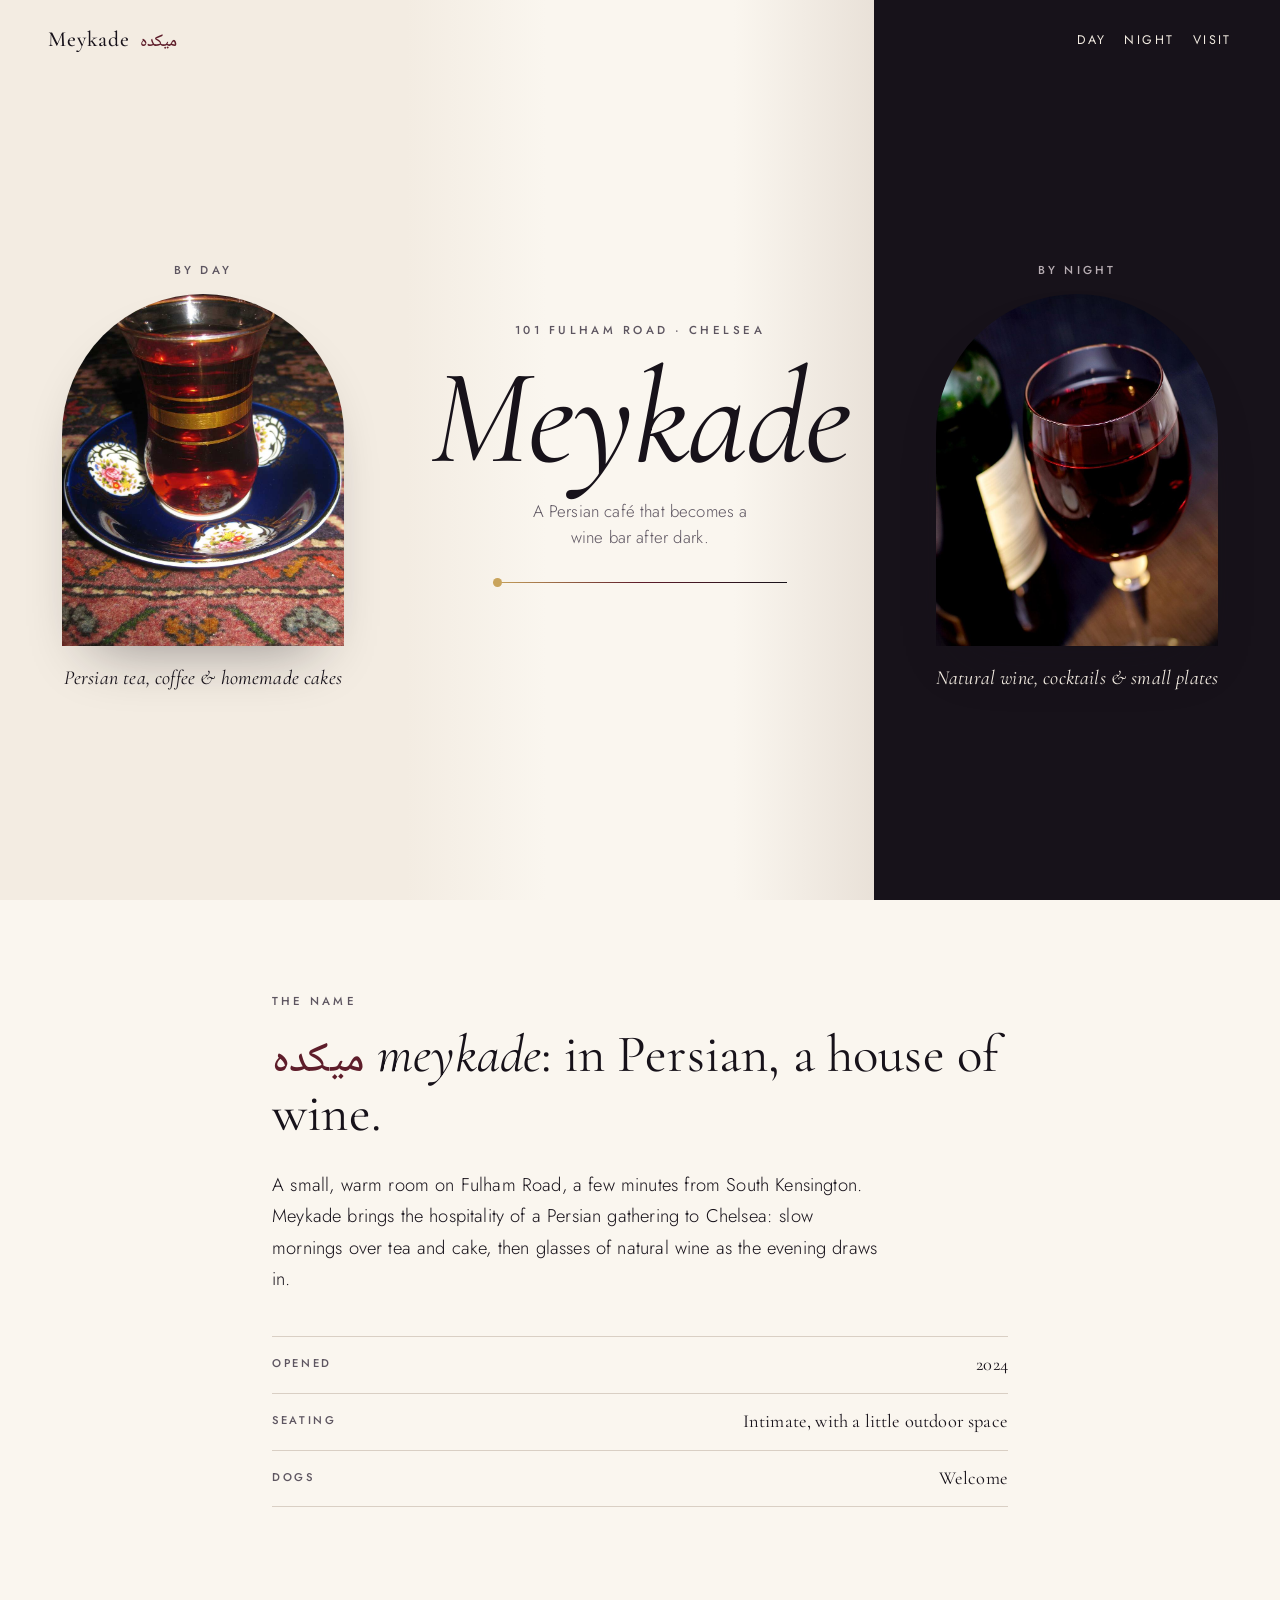
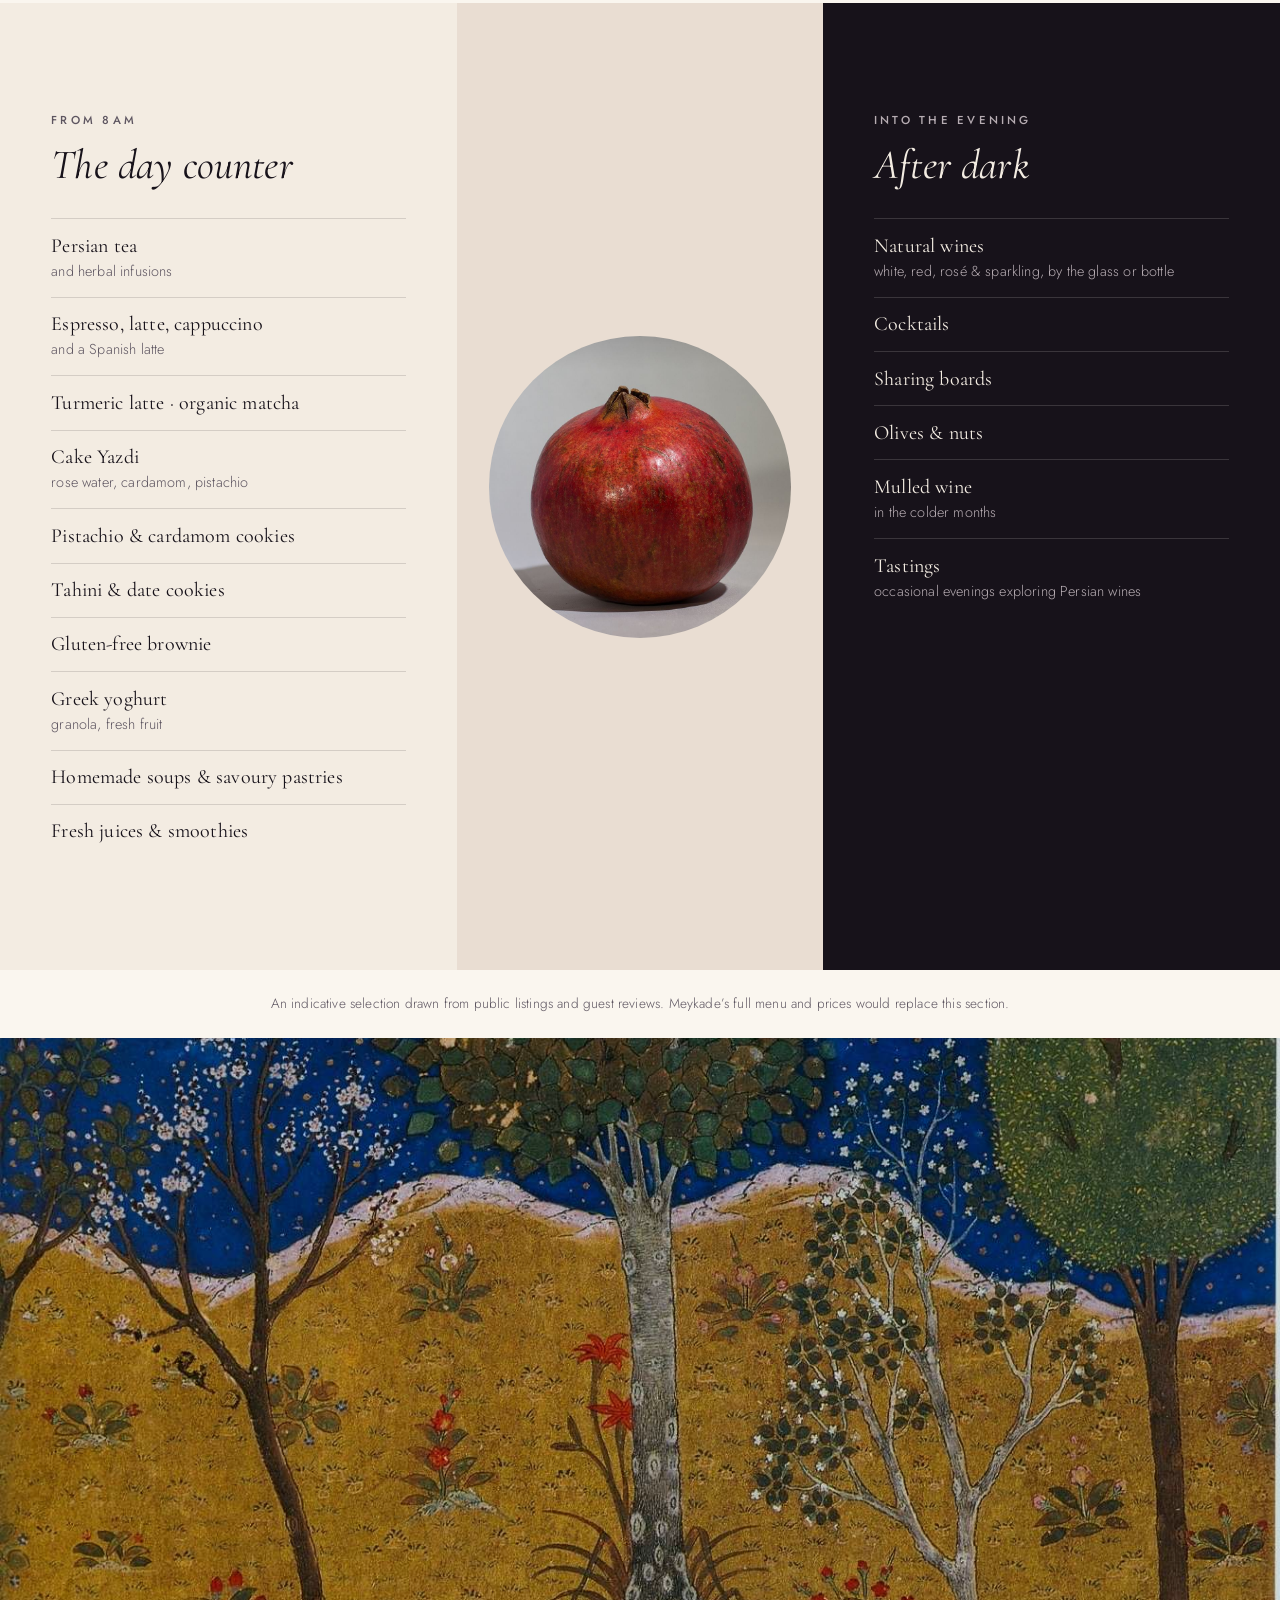
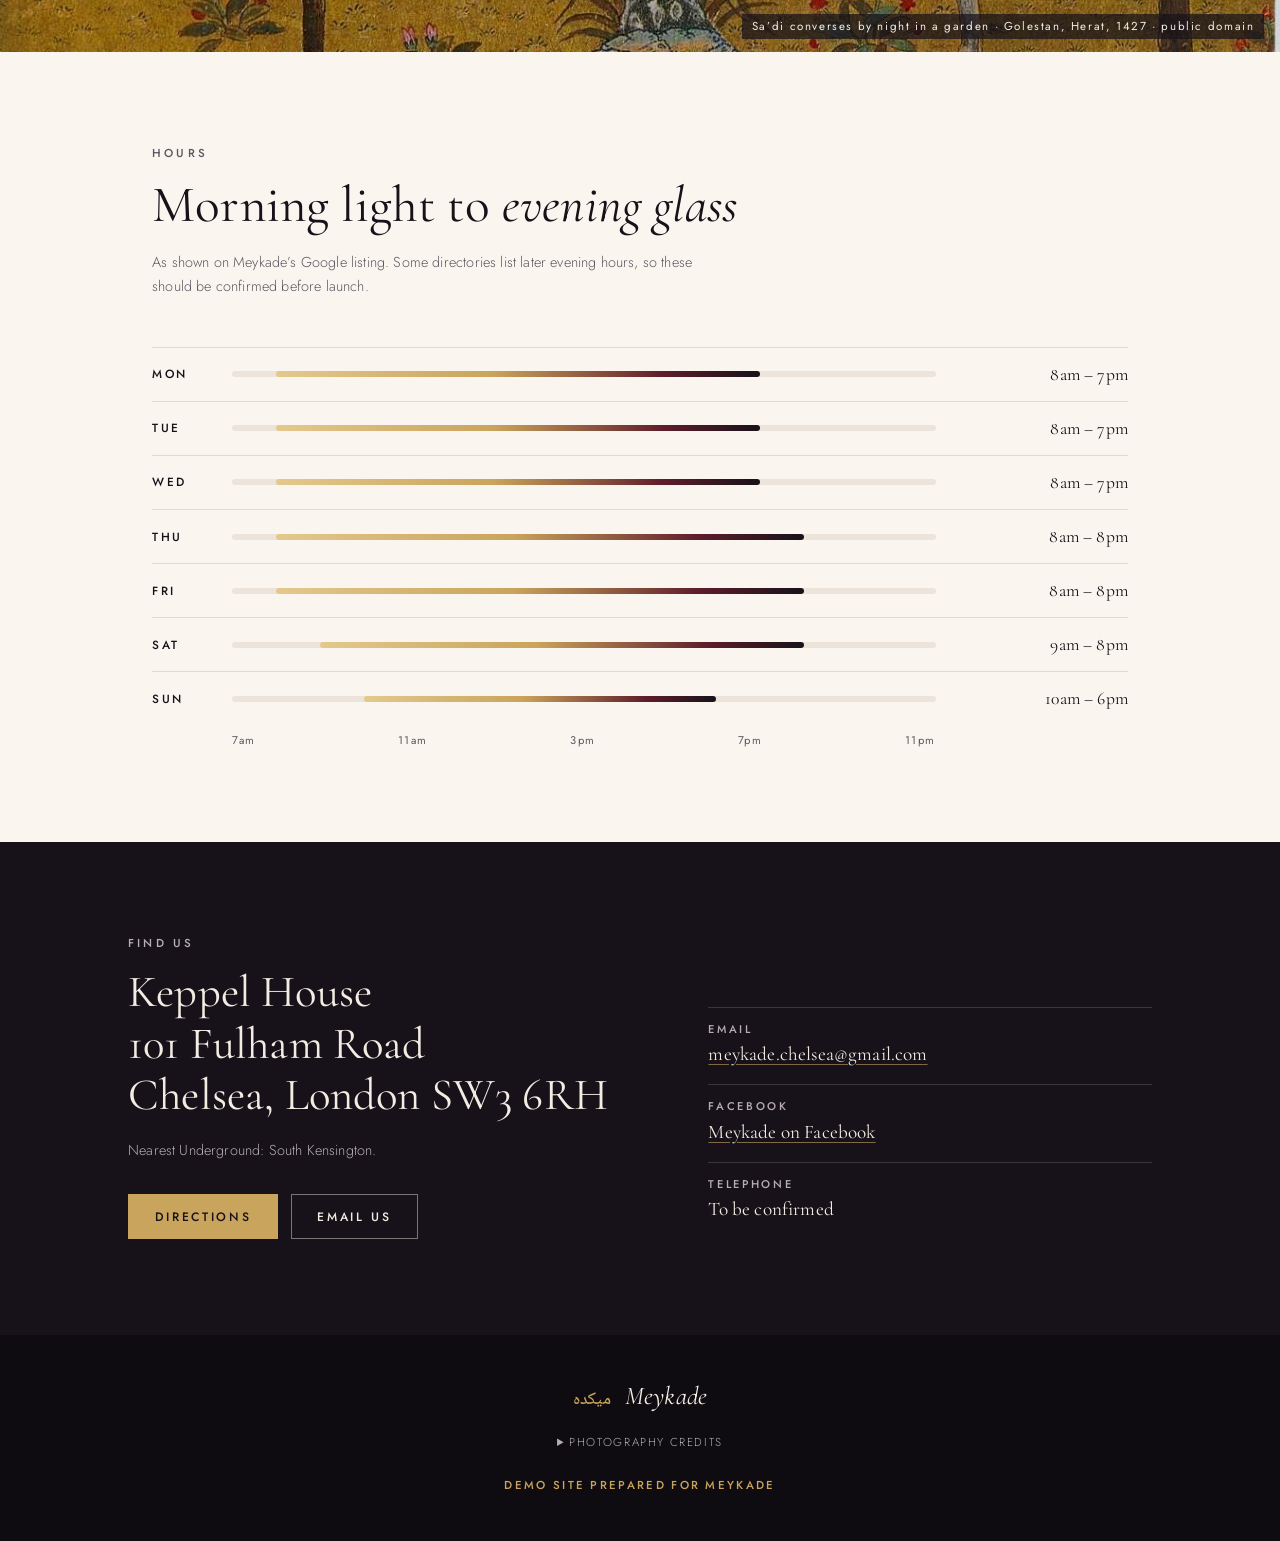
<file: meykade/index.html>
<!doctype html>
<html lang="en-GB">
<head>
<meta charset="utf-8">
<meta name="viewport" content="width=device-width, initial-scale=1, viewport-fit=cover">
<title>Meykade · Persian café by day, natural wine bar by night · Fulham Road, Chelsea</title>
<meta name="description" content="Meykade is a Persian-inspired boutique café and natural wine bar at 101 Fulham Road, Chelsea SW3: Persian tea, coffee and homemade cakes by day; wine and small plates by night.">
<meta name="theme-color" content="#17121a">
<meta name="robots" content="noindex, nofollow">
<meta property="og:type" content="website">
<meta property="og:site_name" content="Meykade">
<meta property="og:title" content="Meykade · Persian café by day, natural wine bar by night · Fulham Road, Chelsea">
<meta property="og:description" content="Meykade is a Persian-inspired boutique café and natural wine bar at 101 Fulham Road, Chelsea SW3: Persian tea, coffee and homemade cakes by day; wine and small plates by night.">
<meta property="og:url" content="https://liliputnikos-tech.github.io/kensington-restaurant-demos/meykade/">
<meta property="og:image" content="https://liliputnikos-tech.github.io/kensington-restaurant-demos/meykade/img/og.jpg">
<meta property="og:image:width" content="1200">
<meta property="og:image:height" content="630">
<meta property="og:image:alt" content="A glass of Persian tea on a patterned saucer">
<meta property="og:locale" content="en_GB">
<meta name="twitter:card" content="summary_large_image">
<meta name="twitter:image" content="https://liliputnikos-tech.github.io/kensington-restaurant-demos/meykade/img/og.jpg">
<link rel="icon" href="favicon.svg" type="image/svg+xml">
<link rel="preload" href="img/tea.jpg" as="image" fetchpriority="high">
<link rel="stylesheet" href="style.css">
<script type="application/ld+json">{"@context": "https://schema.org", "@type": "CafeOrCoffeeShop", "name": "Meykade", "address": {"@type": "PostalAddress", "streetAddress": "Keppel House, 101 Fulham Road", "addressLocality": "London", "postalCode": "SW3 6RH", "addressCountry": "GB"}, "geo": {"@type": "GeoCoordinates", "latitude": 51.492997, "longitude": -0.169328}, "email": "meykade.chelsea@gmail.com", "servesCuisine": ["Persian", "Café", "Wine bar"], "openingHoursSpecification": [{"@type": "OpeningHoursSpecification", "dayOfWeek": "Monday", "opens": "08:00", "closes": "19:00"}, {"@type": "OpeningHoursSpecification", "dayOfWeek": "Tuesday", "opens": "08:00", "closes": "19:00"}, {"@type": "OpeningHoursSpecification", "dayOfWeek": "Wednesday", "opens": "08:00", "closes": "19:00"}, {"@type": "OpeningHoursSpecification", "dayOfWeek": "Thursday", "opens": "08:00", "closes": "20:00"}, {"@type": "OpeningHoursSpecification", "dayOfWeek": "Friday", "opens": "08:00", "closes": "20:00"}, {"@type": "OpeningHoursSpecification", "dayOfWeek": "Saturday", "opens": "09:00", "closes": "20:00"}, {"@type": "OpeningHoursSpecification", "dayOfWeek": "Sunday", "opens": "10:00", "closes": "18:00"}], "sameAs": ["https://facebook.com/651726948022781"]}</script>
</head>
<body>
<a class="skip" href="#main">Skip to content</a>

<header class="top">
  <a class="brand" href="#main" aria-label="Meykade, back to top"><span class="brand-lat">Meykade</span><span class="brand-fa" lang="fa" dir="rtl">میکده</span></a>
  <nav aria-label="Main"><a href="#day">Day</a><a href="#night">Night</a><a href="#visit">Visit</a></nav>
</header>
<main id="main">
<section class="hero" aria-labelledby="hero-h">
  <div class="hero-half day">
    <p class="eyebrow">By day</p>
    <figure class="arch"><img src="img/tea.jpg" alt="A glass of Persian tea on a patterned saucer" width="900" height="1125" fetchpriority="high"></figure>
    <p class="half-cap">Persian tea, coffee &amp; homemade cakes</p>
  </div>
  <div class="hero-centre">
    <p class="loc">101 Fulham Road · Chelsea</p>
    <h1 id="hero-h"><span class="h1-a">Meykade</span><span class="h1-b">A Persian café that becomes a wine bar after dark.</span></h1>
    <div class="horizon" aria-hidden="true"><span></span></div>
  </div>
  <div class="hero-half night">
    <p class="eyebrow">By night</p>
    <figure class="arch"><img src="img/wine.jpg" alt="A glass of red wine beside a bottle in low light" width="900" height="1125" fetchpriority="high"></figure>
    <p class="half-cap">Natural wine, cocktails &amp; small plates</p>
  </div>
</section>

<section class="intro" aria-labelledby="intro-h">
  <div class="intro-inner">
    <p class="eyebrow">The name</p>
    <h2 id="intro-h"><span lang="fa" dir="rtl" class="fa-inline">میکده</span> <em>meykade</em>: in Persian, a house of wine.</h2>
    <p class="lede">A small, warm room on Fulham Road, a few minutes from South Kensington. Meykade brings the hospitality of a Persian gathering to Chelsea: slow mornings over tea and cake, then glasses of natural wine as the evening draws in.</p>
    <ul class="facts">
      <li><span>Opened</span>2024</li>
      <li><span>Seating</span>Intimate, with a little outdoor space</li>
      <li><span>Dogs</span>Welcome</li>
    </ul>
  </div>
</section>

<section class="menu" aria-labelledby="menu-h">
  <h2 id="menu-h" class="sr-only">What Meykade serves</h2>
  <div class="menu-col" id="day">
    <p class="eyebrow">From 8am</p>
    <h3>The day counter</h3>
    <ul class="list">
      <li><b>Persian tea</b><i>and herbal infusions</i></li>
      <li><b>Espresso, latte, cappuccino</b><i>and a Spanish latte</i></li>
      <li><b>Turmeric latte · organic matcha</b></li>
      <li><b>Cake Yazdi</b><i>rose water, cardamom, pistachio</i></li>
      <li><b>Pistachio &amp; cardamom cookies</b></li>
      <li><b>Tahini &amp; date cookies</b></li>
      <li><b>Gluten-free brownie</b></li>
      <li><b>Greek yoghurt</b><i>granola, fresh fruit</i></li>
      <li><b>Homemade soups &amp; savoury pastries</b></li>
      <li><b>Fresh juices &amp; smoothies</b></li>
    </ul>
  </div>
  <figure class="menu-fig"><img src="img/pomegranate.jpg" alt="A single pomegranate on a grey surface" width="900" height="900" loading="lazy" decoding="async"></figure>
  <div class="menu-col dark" id="night">
    <p class="eyebrow">Into the evening</p>
    <h3>After dark</h3>
    <ul class="list">
      <li><b>Natural wines</b><i>white, red, rosé &amp; sparkling, by the glass or bottle</i></li>
      <li><b>Cocktails</b></li>
      <li><b>Sharing boards</b></li>
      <li><b>Olives &amp; nuts</b></li>
      <li><b>Mulled wine</b><i>in the colder months</i></li>
      <li><b>Tastings</b><i>occasional evenings exploring Persian wines</i></li>
    </ul>
  </div>
  <p class="menu-note">An indicative selection drawn from public listings and guest reviews. Meykade’s full menu and prices would replace this section.</p>
</section>

<figure class="band">
  <img src="img/miniature.jpg" alt="Detail of a Persian painting: a golden garden beneath a night sky and moon" width="1352" height="760" loading="lazy" decoding="async">
  <figcaption>Sa’di converses by night in a garden · Golestan, Herat, 1427 · public domain</figcaption>
</figure>

<section class="hours" aria-labelledby="hours-h">
  <div class="hours-head">
    <p class="eyebrow">Hours</p>
    <h2 id="hours-h">Morning light to <em>evening glass</em></h2>
    <p class="small">As shown on Meykade’s Google listing. Some directories list later evening hours, so these should be confirmed before launch.</p>
  </div>
  <ol class="timeline"><li><span class="tl-day">Mon<span class="sr-only">day</span></span><span class="tl-track" aria-hidden="true"><span class="tl-bar" style="--s:6.25%;--e:75.00%"></span></span><span class="tl-time">8am – 7pm</span></li><li><span class="tl-day">Tue<span class="sr-only">sday</span></span><span class="tl-track" aria-hidden="true"><span class="tl-bar" style="--s:6.25%;--e:75.00%"></span></span><span class="tl-time">8am – 7pm</span></li><li><span class="tl-day">Wed<span class="sr-only">nesday</span></span><span class="tl-track" aria-hidden="true"><span class="tl-bar" style="--s:6.25%;--e:75.00%"></span></span><span class="tl-time">8am – 7pm</span></li><li><span class="tl-day">Thu<span class="sr-only">rsday</span></span><span class="tl-track" aria-hidden="true"><span class="tl-bar" style="--s:6.25%;--e:81.25%"></span></span><span class="tl-time">8am – 8pm</span></li><li><span class="tl-day">Fri<span class="sr-only">day</span></span><span class="tl-track" aria-hidden="true"><span class="tl-bar" style="--s:6.25%;--e:81.25%"></span></span><span class="tl-time">8am – 8pm</span></li><li><span class="tl-day">Sat<span class="sr-only">urday</span></span><span class="tl-track" aria-hidden="true"><span class="tl-bar" style="--s:12.50%;--e:81.25%"></span></span><span class="tl-time">9am – 8pm</span></li><li><span class="tl-day">Sun<span class="sr-only">day</span></span><span class="tl-track" aria-hidden="true"><span class="tl-bar" style="--s:18.75%;--e:68.75%"></span></span><span class="tl-time">10am – 6pm</span></li></ol><p class="tl-scale" aria-hidden="true"><span>7am</span><span>11am</span><span>3pm</span><span>7pm</span><span>11pm</span></p>
</section>

<section class="visit" id="visit" aria-labelledby="visit-h">
  <div class="visit-grid">
    <div>
      <p class="eyebrow">Find us</p>
      <h2 id="visit-h">Keppel House<br>101 Fulham Road<br>Chelsea, London SW3 6RH</h2>
      <p class="small">Nearest Underground: South Kensington.</p>
      <p class="links"><a class="btn" href="https://www.google.com/maps/dir/?api=1&destination=Meykade%2C+101+Fulham+Road%2C+London+SW3+6RH">Directions</a><a class="btn ghost" href="mailto:meykade.chelsea@gmail.com">Email us</a></p>
    </div>
    <dl class="contact">
      <div><dt>Email</dt><dd><a href="mailto:meykade.chelsea@gmail.com">meykade.chelsea@gmail.com</a></dd></div>
      <div><dt>Facebook</dt><dd><a href="https://facebook.com/651726948022781">Meykade on Facebook</a></dd></div>
      <div><dt>Telephone</dt><dd>To be confirmed</dd></div>
    </dl>
  </div>
</section>
</main>
<footer class="foot">
  <p class="foot-mark"><span lang="fa" dir="rtl">میکده</span> Meykade</p>
  <details class="credits"><summary>Photography credits</summary><ul><li>Persian tea: <a href="https://commons.wikimedia.org/wiki/File:Persian_tea_glass.JPG">Wikimedia Commons contributor</a>, <a href="https://creativecommons.org/publicdomain/mark/1.0/">Public domain</a>, via Wikimedia Commons</li><li>Wine: <a href="https://commons.wikimedia.org/wiki/File:Bottle_and_glass_of_red_wine.jpg">congerdesign</a>, <a href="https://creativecommons.org/publicdomain/zero/1.0/">CC0</a>, via Wikimedia Commons</li><li>Pomegranate: <a href="https://commons.wikimedia.org/wiki/File:Pomegranate_on_white.jpg">Rhododendrites</a>, <a href="https://creativecommons.org/licenses/by-sa/4.0/">CC BY-SA 4.0</a>, via Wikimedia Commons; cropped and recompressed</li><li>Golestan miniature, Herat 1427 (Chester Beatty Library): <a href="https://commons.wikimedia.org/wiki/File:The_poet_Sa%27di_converses_by_night_with_a_young_friend_in_a_garden._Miniature_from_Gulistan_Sa%27di._Herat,_1427._Chester_Beatty_Library,_Dublin._f.3r.jpg">Jafar Tabrizi</a>, <a href="https://creativecommons.org/publicdomain/mark/1.0/">Public domain</a>, via Wikimedia Commons</li></ul></details>
  <p class="demo-note">Demo site prepared for Meykade</p>
</footer>

</body>
</html>
</file>
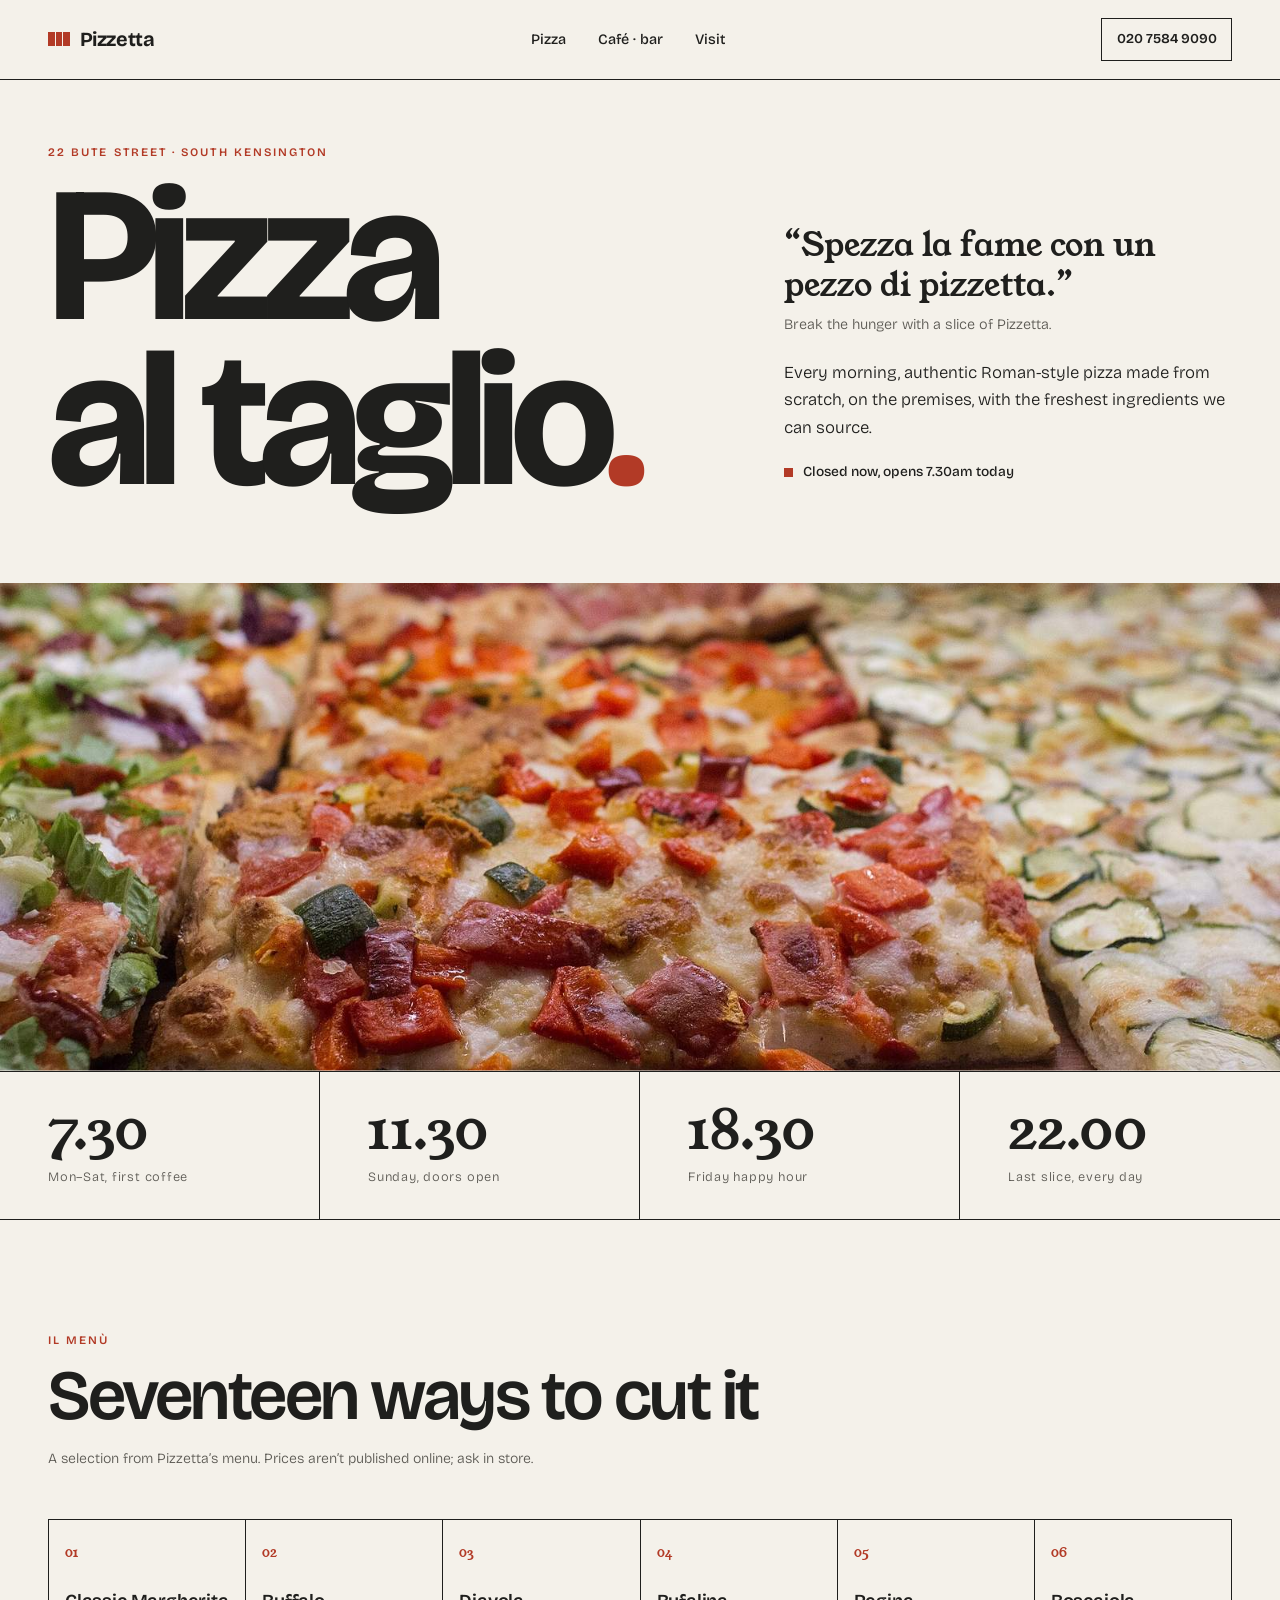
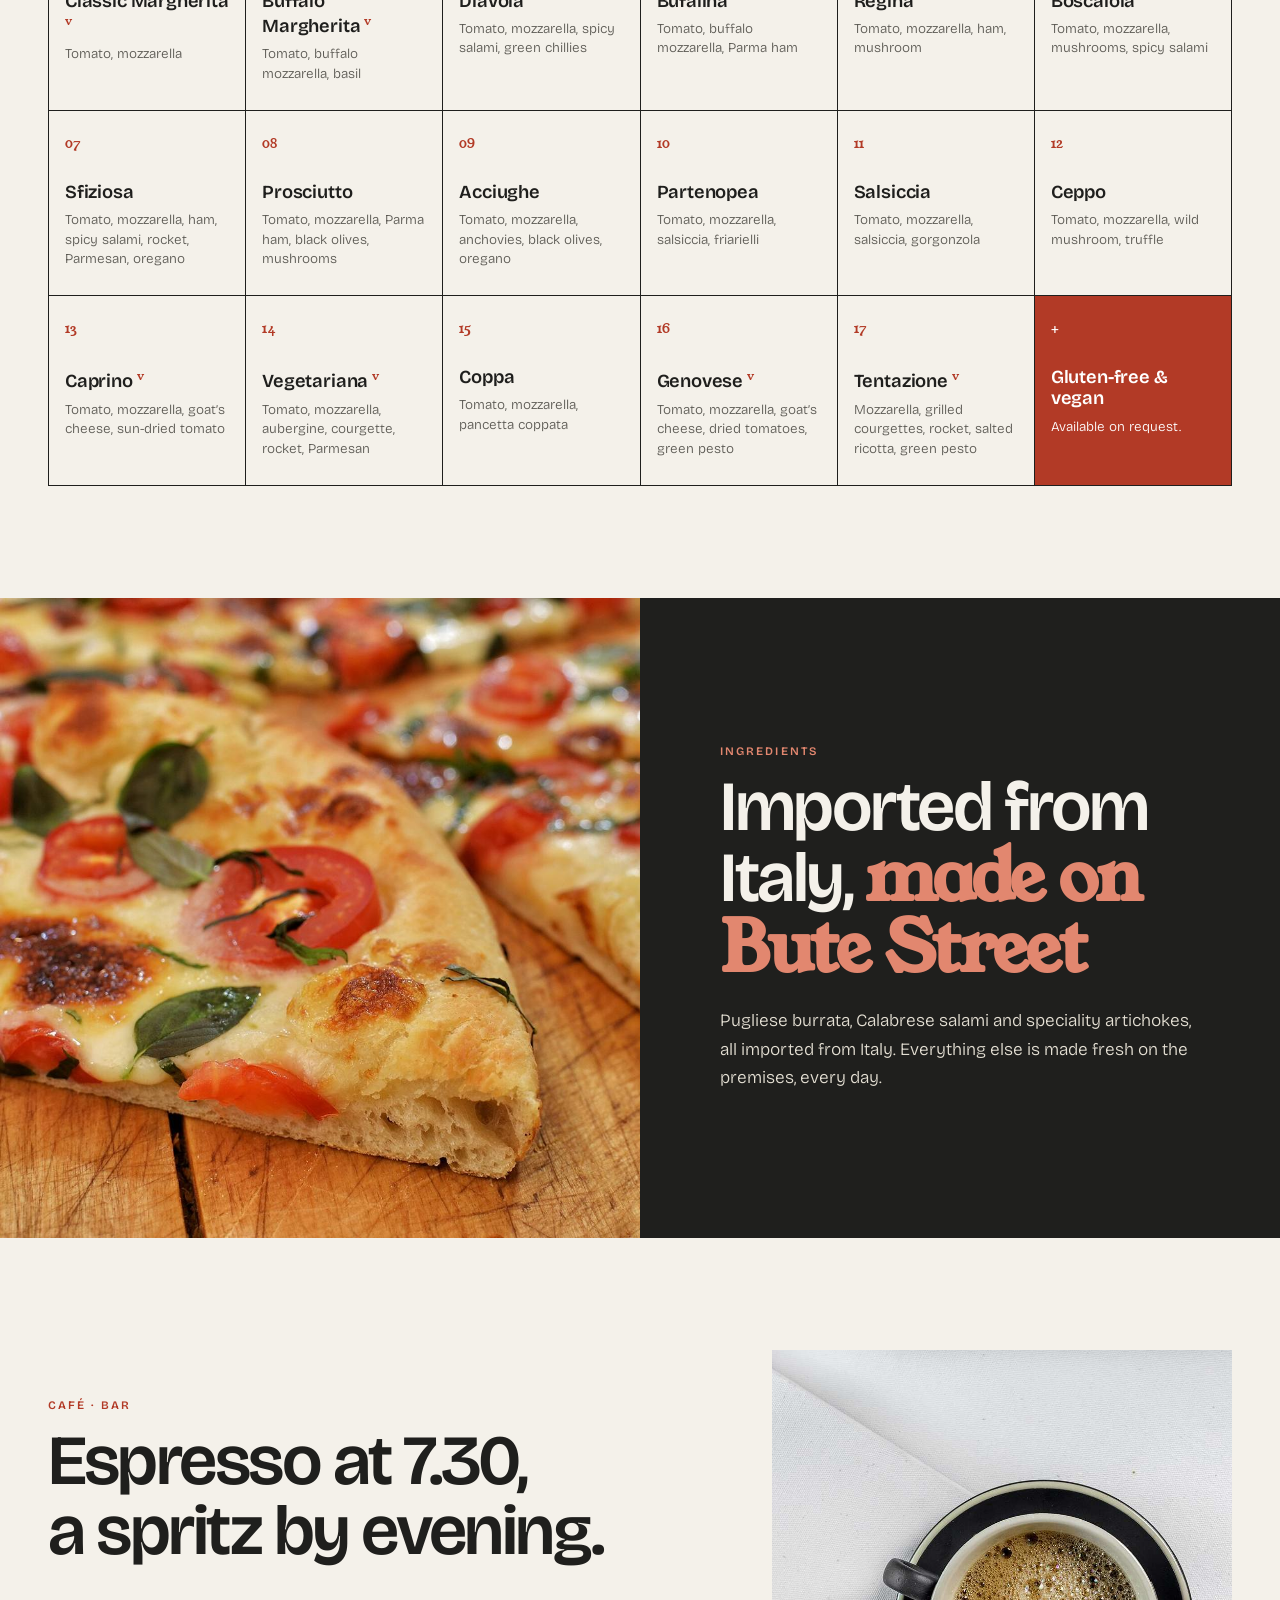
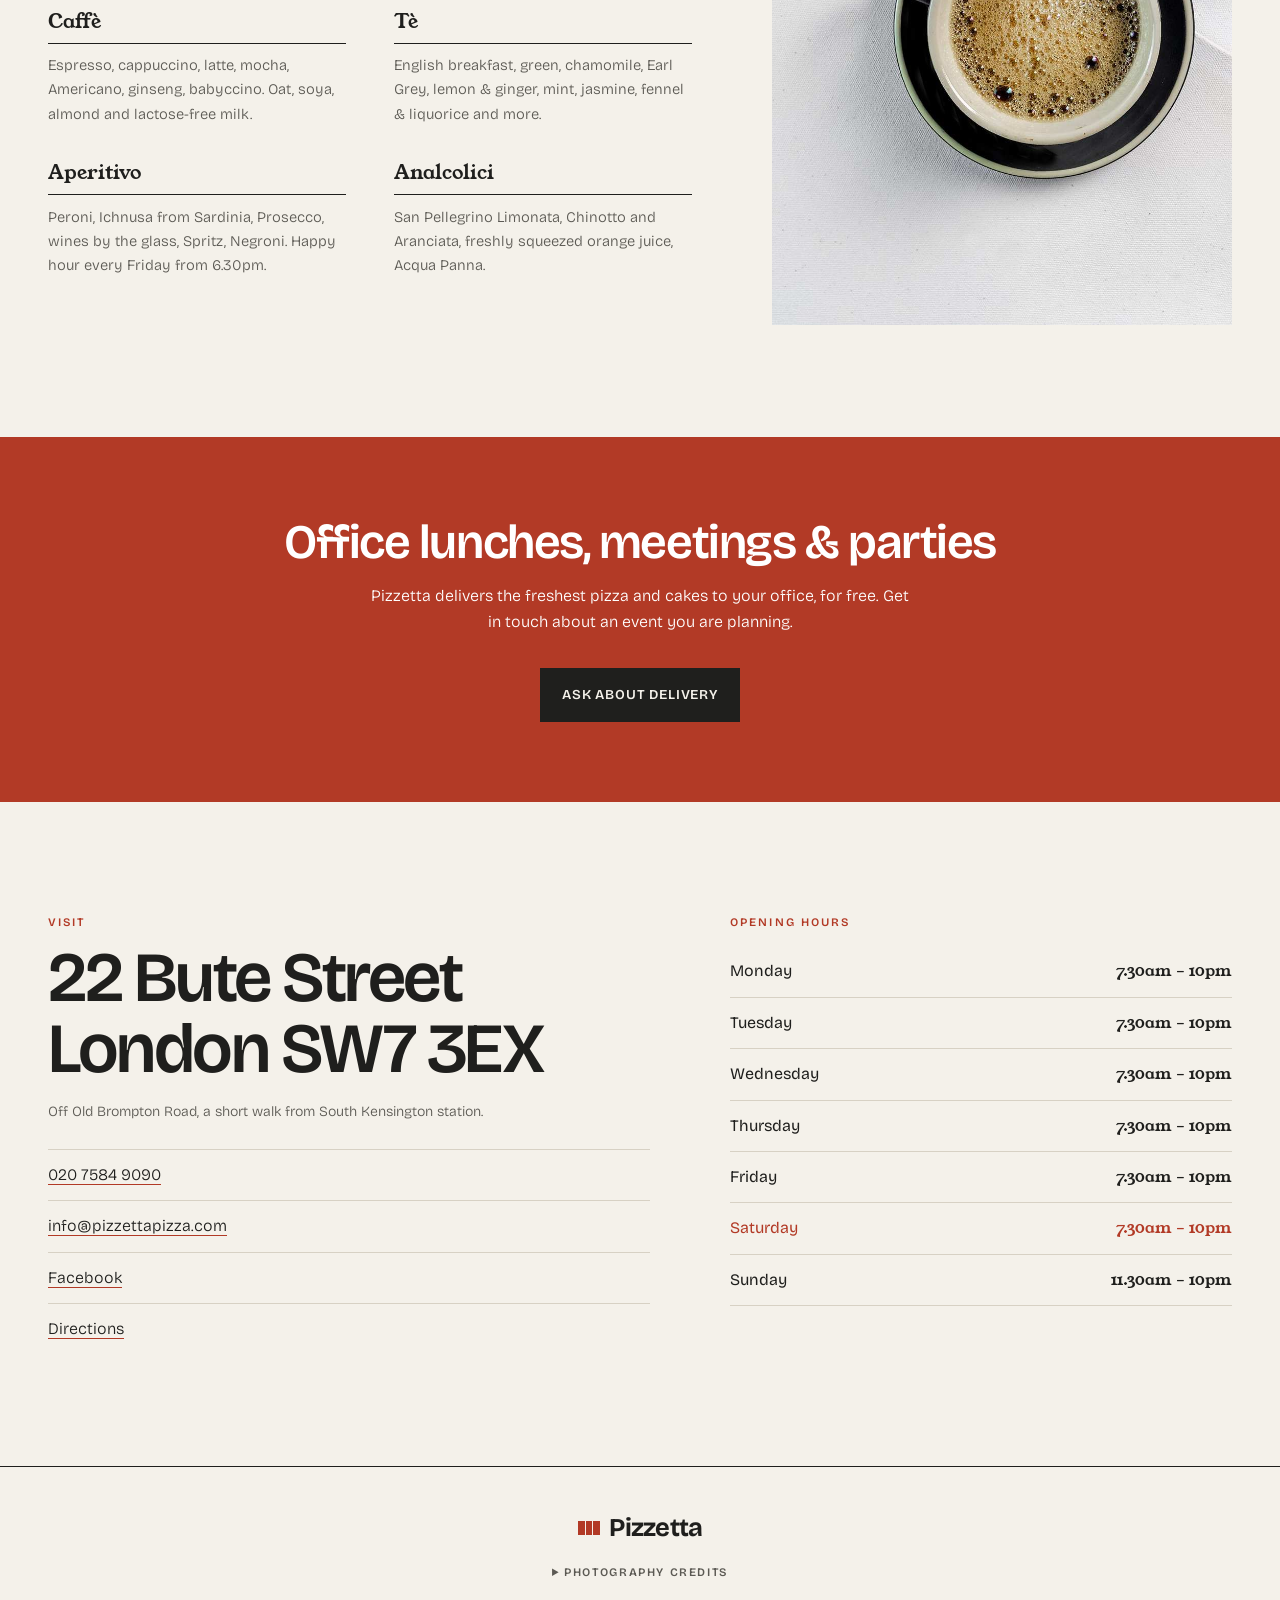
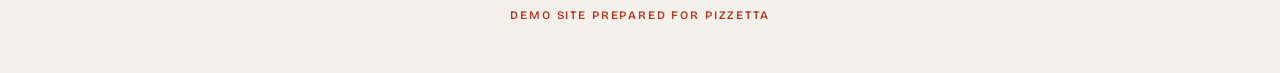
<file: pizzetta/index.html>
<!doctype html>
<html lang="en-GB">
<head>
<meta charset="utf-8">
<meta name="viewport" content="width=device-width, initial-scale=1, viewport-fit=cover">
<title>Pizzetta · Roman-style pizza al taglio, café &amp; bar · 22 Bute Street, South Kensington</title>
<meta name="description" content="Pizzetta, 22 Bute Street, South Kensington SW7: authentic Roman-style pizza made from scratch every morning, Italian coffee and aperitivo. Breakfast, lunch and dinner, seven days a week.">
<meta name="theme-color" content="#1f1f1d">
<meta name="robots" content="noindex, nofollow">
<meta property="og:type" content="website">
<meta property="og:site_name" content="Pizzetta">
<meta property="og:title" content="Pizzetta · Roman-style pizza al taglio, café &amp; bar · 22 Bute Street, South Kensington">
<meta property="og:description" content="Pizzetta, 22 Bute Street, South Kensington SW7: authentic Roman-style pizza made from scratch every morning, Italian coffee and aperitivo. Breakfast, lunch and dinner, seven days a week.">
<meta property="og:url" content="https://liliputnikos-tech.github.io/kensington-restaurant-demos/pizzetta/">
<meta property="og:image" content="https://liliputnikos-tech.github.io/kensington-restaurant-demos/pizzetta/img/og.jpg">
<meta property="og:image:width" content="1200">
<meta property="og:image:height" content="630">
<meta property="og:image:alt" content="Trays of Roman-style pizza al taglio">
<meta property="og:locale" content="en_GB">
<meta name="twitter:card" content="summary_large_image">
<meta name="twitter:image" content="https://liliputnikos-tech.github.io/kensington-restaurant-demos/pizzetta/img/og.jpg">
<link rel="icon" href="favicon.svg" type="image/svg+xml">
<link rel="preload" href="img/taglio.jpg" as="image" fetchpriority="high">
<link rel="stylesheet" href="style.css">
<script type="application/ld+json">{"@context": "https://schema.org", "@type": "Restaurant", "name": "Pizzetta", "address": {"@type": "PostalAddress", "streetAddress": "22 Bute Street", "addressLocality": "London", "postalCode": "SW7 3EX", "addressCountry": "GB"}, "telephone": "+442075849090", "email": "info@pizzettapizza.com", "servesCuisine": ["Italian", "Pizza"], "openingHoursSpecification": [{"@type": "OpeningHoursSpecification", "dayOfWeek": "Monday", "opens": "07:30", "closes": "22:00"}, {"@type": "OpeningHoursSpecification", "dayOfWeek": "Tuesday", "opens": "07:30", "closes": "22:00"}, {"@type": "OpeningHoursSpecification", "dayOfWeek": "Wednesday", "opens": "07:30", "closes": "22:00"}, {"@type": "OpeningHoursSpecification", "dayOfWeek": "Thursday", "opens": "07:30", "closes": "22:00"}, {"@type": "OpeningHoursSpecification", "dayOfWeek": "Friday", "opens": "07:30", "closes": "22:00"}, {"@type": "OpeningHoursSpecification", "dayOfWeek": "Saturday", "opens": "07:30", "closes": "22:00"}, {"@type": "OpeningHoursSpecification", "dayOfWeek": "Sunday", "opens": "11:30", "closes": "22:00"}], "sameAs": ["https://m.facebook.com/pizzettapizza.co.uk/"]}</script>
</head>
<body>
<a class="skip" href="#main">Skip to content</a>

<header class="top">
  <a class="brand" href="#main"><span class="cut" aria-hidden="true"></span>Pizzetta</a>
  <nav aria-label="Main"><a href="#pizza">Pizza</a><a href="#bar">Café · bar</a><a href="#visit">Visit</a></nav>
  <a class="call" href="tel:+442075849090">020 7584 9090</a>
</header>
<main id="main">
<section class="hero" aria-labelledby="hero-h">
  <div class="hero-type">
    <p class="kicker">22 Bute Street · South Kensington</p>
    <h1 id="hero-h">Pizza<br>al taglio<span>.</span></h1>
  </div>
  <div class="hero-side">
    <p class="motto" lang="it">“Spezza la fame con un pezzo di pizzetta.”</p>
    <p class="motto-en">Break the hunger with a slice of Pizzetta.</p>
    <p class="lede">Every morning, authentic Roman-style pizza made from scratch, on the premises, with the freshest ingredients we can source.</p>
    <p class="status"><span class="sq" aria-hidden="true"></span><span id="openNow">Breakfast · lunch · dinner</span></p>
  </div>
  <figure class="tray"><img src="img/taglio.jpg" alt="Rectangular trays of Roman-style pizza al taglio with assorted toppings" width="1600" height="900" fetchpriority="high"></figure>
</section>

<section class="clock" aria-label="Opening hours at a glance">
  <div><span class="t">7.30</span><span class="l">Mon–Sat, first coffee</span></div>
  <div><span class="t">11.30</span><span class="l">Sunday, doors open</span></div>
  <div><span class="t">18.30</span><span class="l">Friday happy hour</span></div>
  <div><span class="t">22.00</span><span class="l">Last slice, every day</span></div>
</section>

<section class="pizza" id="pizza" aria-labelledby="pizza-h">
  <div class="p-head">
    <p class="kicker">Il menù</p>
    <h2 id="pizza-h">Seventeen ways to cut it</h2>
    <p class="note">A selection from Pizzetta’s menu. Prices aren’t published online; ask in store.</p>
  </div>
  <ol class="grid"><li class="slice"><span class="no">01</span><h3>Classic Margherita <abbr title="vegetarian">v</abbr></h3><p>Tomato, mozzarella</p></li><li class="slice"><span class="no">02</span><h3>Buffalo Margherita <abbr title="vegetarian">v</abbr></h3><p>Tomato, buffalo mozzarella, basil</p></li><li class="slice"><span class="no">03</span><h3>Diavola</h3><p>Tomato, mozzarella, spicy salami, green chillies</p></li><li class="slice"><span class="no">04</span><h3>Bufalina</h3><p>Tomato, buffalo mozzarella, Parma ham</p></li><li class="slice"><span class="no">05</span><h3>Regina</h3><p>Tomato, mozzarella, ham, mushroom</p></li><li class="slice"><span class="no">06</span><h3>Boscaiola</h3><p>Tomato, mozzarella, mushrooms, spicy salami</p></li><li class="slice"><span class="no">07</span><h3>Sfiziosa</h3><p>Tomato, mozzarella, ham, spicy salami, rocket, Parmesan, oregano</p></li><li class="slice"><span class="no">08</span><h3>Prosciutto</h3><p>Tomato, mozzarella, Parma ham, black olives, mushrooms</p></li><li class="slice"><span class="no">09</span><h3>Acciughe</h3><p>Tomato, mozzarella, anchovies, black olives, oregano</p></li><li class="slice"><span class="no">10</span><h3>Partenopea</h3><p>Tomato, mozzarella, salsiccia, friarielli</p></li><li class="slice"><span class="no">11</span><h3>Salsiccia</h3><p>Tomato, mozzarella, salsiccia, gorgonzola</p></li><li class="slice"><span class="no">12</span><h3>Ceppo</h3><p>Tomato, mozzarella, wild mushroom, truffle</p></li><li class="slice"><span class="no">13</span><h3>Caprino <abbr title="vegetarian">v</abbr></h3><p>Tomato, mozzarella, goat’s cheese, sun-dried tomato</p></li><li class="slice"><span class="no">14</span><h3>Vegetariana <abbr title="vegetarian">v</abbr></h3><p>Tomato, mozzarella, aubergine, courgette, rocket, Parmesan</p></li><li class="slice"><span class="no">15</span><h3>Coppa</h3><p>Tomato, mozzarella, pancetta coppata</p></li><li class="slice"><span class="no">16</span><h3>Genovese <abbr title="vegetarian">v</abbr></h3><p>Tomato, mozzarella, goat’s cheese, dried tomatoes, green pesto</p></li><li class="slice"><span class="no">17</span><h3>Tentazione <abbr title="vegetarian">v</abbr></h3><p>Mozzarella, grilled courgettes, rocket, salted ricotta, green pesto</p></li><li class="slice gf"><span class="no">+</span><h3>Gluten-free &amp; vegan</h3><p>Available on request.</p></li></ol>
</section>

<section class="import" aria-labelledby="imp-h">
  <figure><img src="img/slices.jpg" alt="Slices of Roman-style pizza on a counter" width="1000" height="1000" loading="lazy" decoding="async"></figure>
  <div>
    <p class="kicker">Ingredients</p>
    <h2 id="imp-h">Imported from Italy, <em>made on Bute Street</em></h2>
    <p>Pugliese burrata, Calabrese salami and speciality artichokes, all imported from Italy. Everything else is made fresh on the premises, every day.</p>
  </div>
</section>

<section class="bar" id="bar" aria-labelledby="bar-h">
  <div class="b-copy">
    <p class="kicker">Café · bar</p>
    <h2 id="bar-h">Espresso at 7.30,<br>a spritz by evening.</h2>
    <div class="cols">
      <div><h3>Caffè</h3><p>Espresso, cappuccino, latte, mocha, Americano, ginseng, babyccino. Oat, soya, almond and lactose-free milk.</p></div>
      <div><h3>Tè</h3><p>English breakfast, green, chamomile, Earl Grey, lemon &amp; ginger, mint, jasmine, fennel &amp; liquorice and more.</p></div>
      <div><h3>Aperitivo</h3><p>Peroni, Ichnusa from Sardinia, Prosecco, wines by the glass, Spritz, Negroni. Happy hour every Friday from 6.30pm.</p></div>
      <div><h3>Analcolici</h3><p>San Pellegrino Limonata, Chinotto and Aranciata, freshly squeezed orange juice, Acqua Panna.</p></div>
    </div>
  </div>
  <figure><img src="img/espresso.jpg" alt="An espresso in a small white cup" width="900" height="1125" loading="lazy" decoding="async"></figure>
</section>

<section class="office" aria-labelledby="off-h">
  <h2 id="off-h">Office lunches, meetings &amp; parties</h2>
  <p>Pizzetta delivers the freshest pizza and cakes to your office, for free. Get in touch about an event you are planning.</p>
  <a class="btn" href="mailto:info@pizzettapizza.com?subject=Office%20delivery">Ask about delivery</a>
</section>

<section class="visit" id="visit" aria-labelledby="visit-h">
  <div>
    <p class="kicker">Visit</p>
    <h2 id="visit-h">22 Bute Street<br>London SW7 3EX</h2>
    <p class="note">Off Old Brompton Road, a short walk from South Kensington station.</p>
    <ul class="lnk">
      <li><a href="tel:+442075849090">020 7584 9090</a></li>
      <li><a href="mailto:info@pizzettapizza.com">info@pizzettapizza.com</a></li>
      <li><a href="https://m.facebook.com/pizzettapizza.co.uk/">Facebook</a></li>
      <li><a href="https://www.google.com/maps/dir/?api=1&destination=Pizzetta%2C+22+Bute+Street%2C+London+SW7+3EX">Directions</a></li>
    </ul>
  </div>
  <div>
    <p class="kicker">Opening hours</p>
    <table class="hours" id="hoursTable"><caption class="sr-only">Opening hours</caption><tbody><tr data-d="1"><th scope="row">Monday</th><td>7.30am – 10pm</td></tr><tr data-d="2"><th scope="row">Tuesday</th><td>7.30am – 10pm</td></tr><tr data-d="3"><th scope="row">Wednesday</th><td>7.30am – 10pm</td></tr><tr data-d="4"><th scope="row">Thursday</th><td>7.30am – 10pm</td></tr><tr data-d="5"><th scope="row">Friday</th><td>7.30am – 10pm</td></tr><tr data-d="6"><th scope="row">Saturday</th><td>7.30am – 10pm</td></tr><tr data-d="0"><th scope="row">Sunday</th><td>11.30am – 10pm</td></tr></tbody></table>
  </div>
</section>
</main>
<footer class="foot">
  <p class="foot-mark"><span class="cut" aria-hidden="true"></span>Pizzetta</p>
  <details class="credits"><summary>Photography credits</summary><ul><li>Pizza al taglio trays: <a href="https://commons.wikimedia.org/wiki/File:Pizza_by_the_slice_in_Roma,_Italy.jpg">Jon Gudorf Photography</a>, <a href="https://creativecommons.org/licenses/by-sa/2.0/">CC BY-SA 2.0</a>, via Wikimedia Commons; cropped and recompressed</li><li>Espresso: <a href="https://commons.wikimedia.org/wiki/File:Espresso_Coffee_01.jpg">Jubair1985</a>, <a href="https://creativecommons.org/publicdomain/zero/1.0/">CC0</a>, via Wikimedia Commons</li><li>Pizza slices: <a href="https://commons.wikimedia.org/wiki/File:Pizza_Margherita_(14703152728).jpg">jeffreyw</a>, <a href="https://creativecommons.org/licenses/by/2.0/">CC BY 2.0</a>, via Wikimedia Commons; cropped and recompressed</li></ul></details>
  <p class="demo-note">Demo site prepared for Pizzetta</p>
</footer>
<script>
(function(){try{var H={"1": [450, 1320, "7.30am", "10pm"], "2": [450, 1320, "7.30am", "10pm"], "3": [450, 1320, "7.30am", "10pm"], "4": [450, 1320, "7.30am", "10pm"], "5": [450, 1320, "7.30am", "10pm"], "6": [450, 1320, "7.30am", "10pm"], "0": [690, 1320, "11.30am", "10pm"]},L={"1": "Monday", "2": "Tuesday", "3": "Wednesday", "4": "Thursday", "5": "Friday", "6": "Saturday", "0": "Sunday"};
var p=new Intl.DateTimeFormat('en-GB',{timeZone:'Europe/London',weekday:'short',hour:'numeric',minute:'numeric',hourCycle:'h23'}).formatToParts(new Date());
var g=function(t){for(var i=0;i<p.length;i++)if(p[i].type===t)return p[i].value};
var d=['Sun','Mon','Tue','Wed','Thu','Fri','Sat'].indexOf(g('weekday')),m=parseInt(g('hour'),10)*60+parseInt(g('minute'),10);
var row=document.querySelector('#hoursTable tr[data-d="'+d+'"]');if(row)row.classList.add('today');
var el=document.getElementById('openNow');if(!el)return;
var y=H[(d+6)%7],t=H[d],open=false,close;
if(y&&y[1]>1440&&m<y[1]-1440){open=true;close=y[3]}
else if(t&&m>=t[0]&&m<t[1]){open=true;close=t[3]}
var txt;if(open)txt='Open now, until '+close;
else{var when;if(t&&m<t[0])when=t[2]+' today';else{for(var k=1;k<=7;k++){var n=(d+k)%7;if(H[n]){when=(k===1?'tomorrow':L[n])+' at '+H[n][2];break}}}txt='Closed now, opens '+when}
el.textContent=txt;el.setAttribute('data-open',open?'1':'0');}catch(e){}})();
</script>
</body>
</html>
</file>
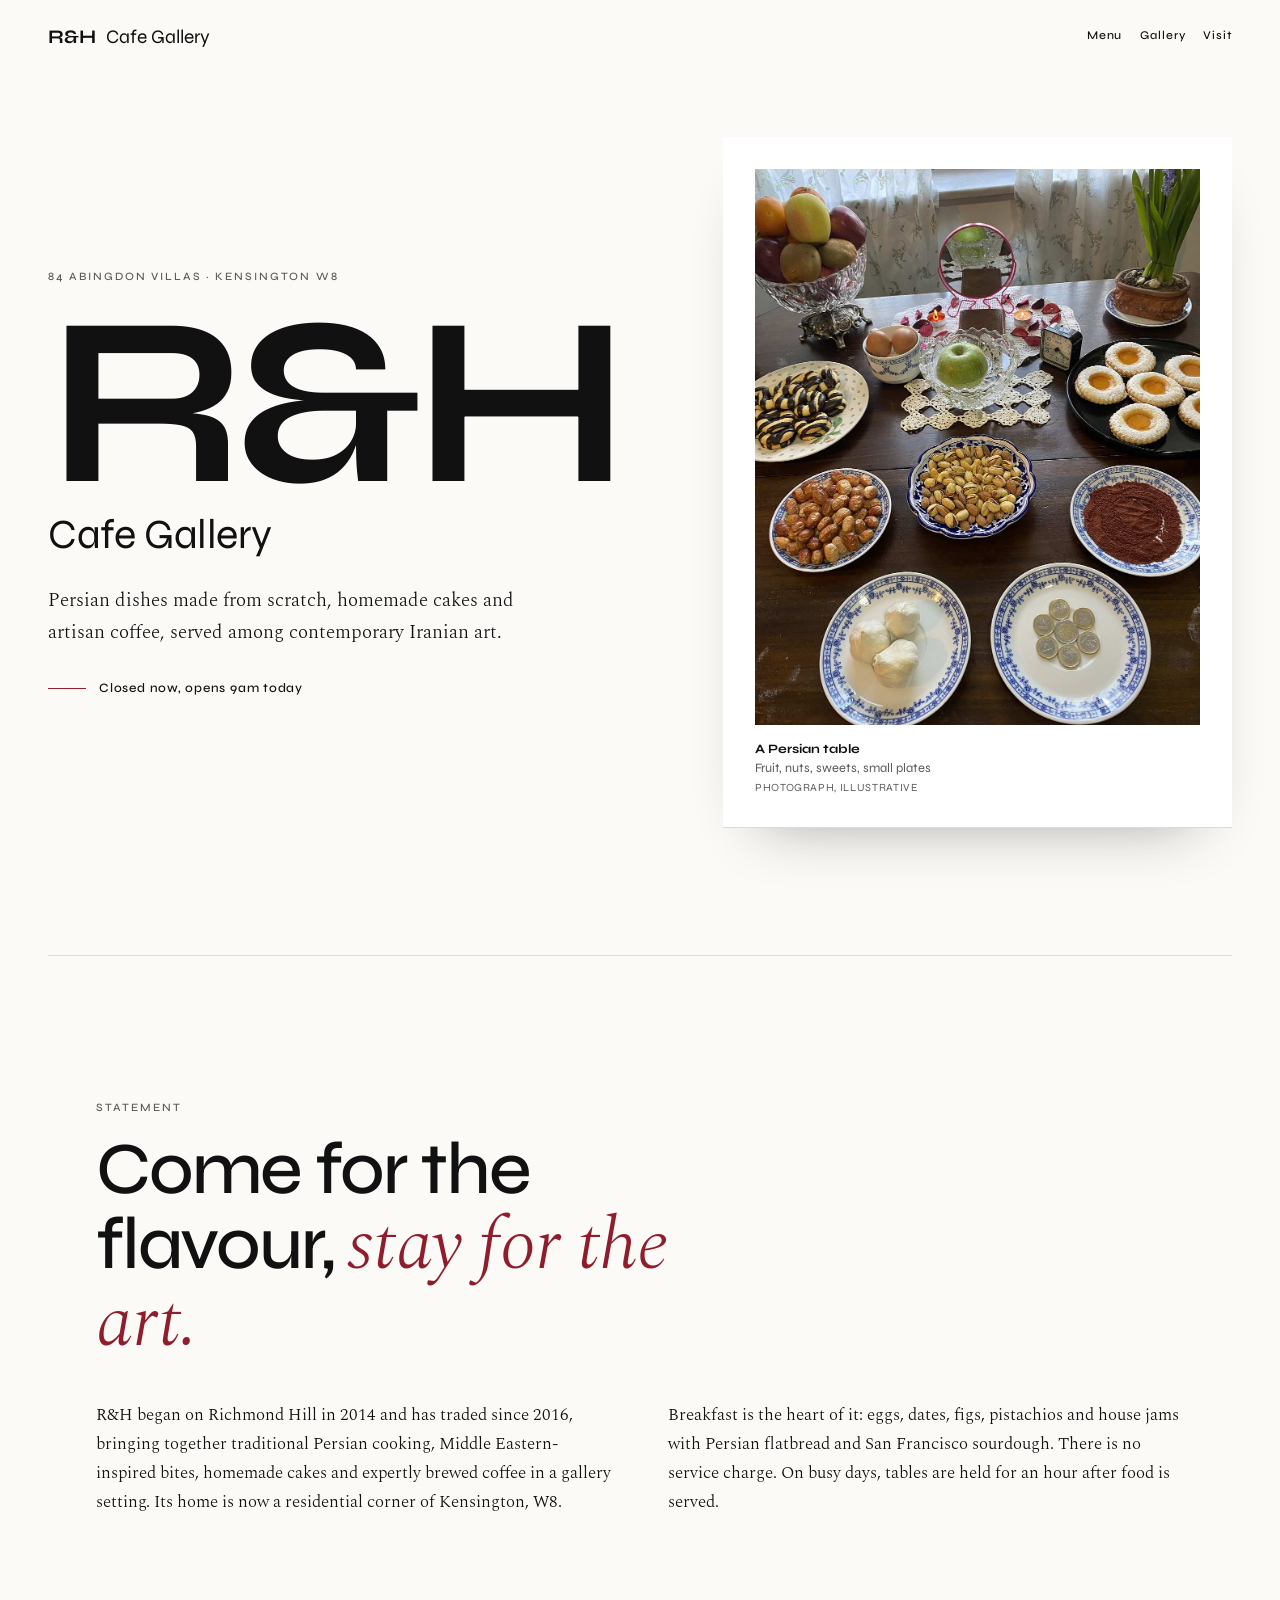
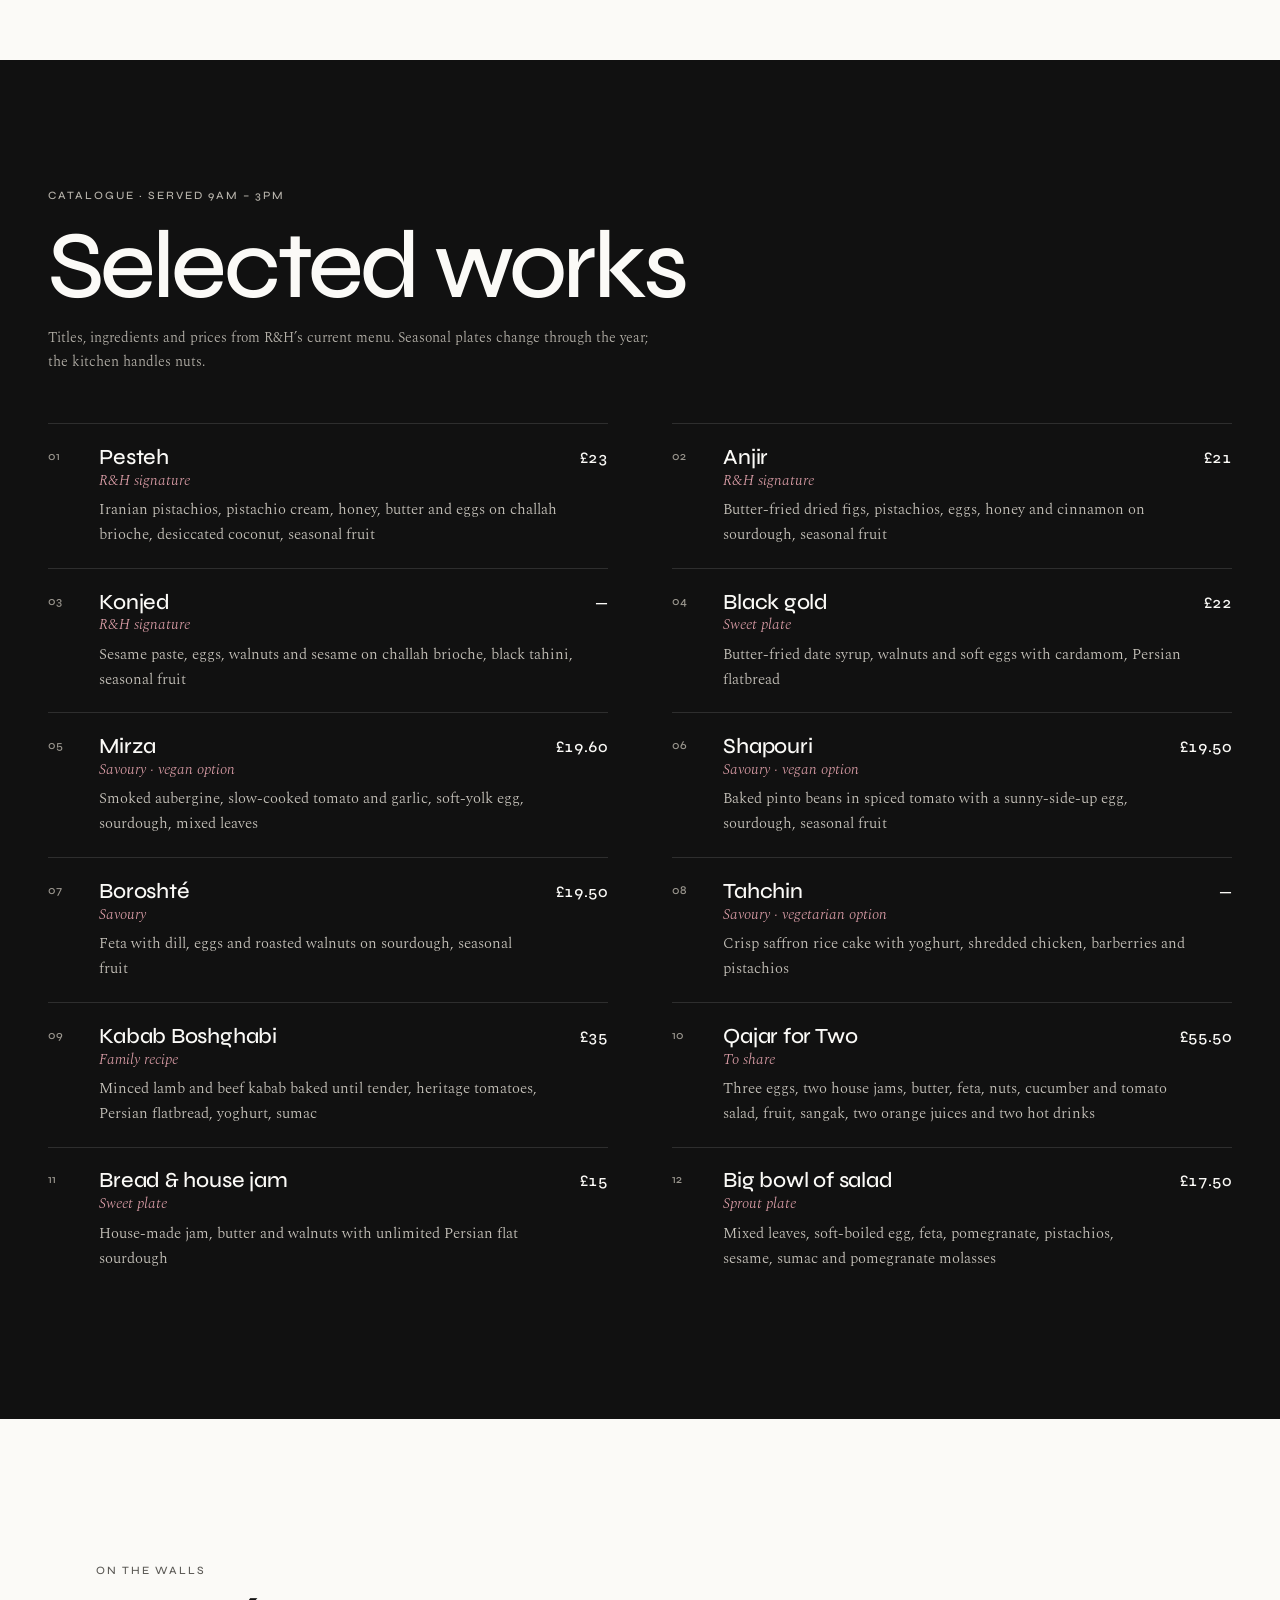
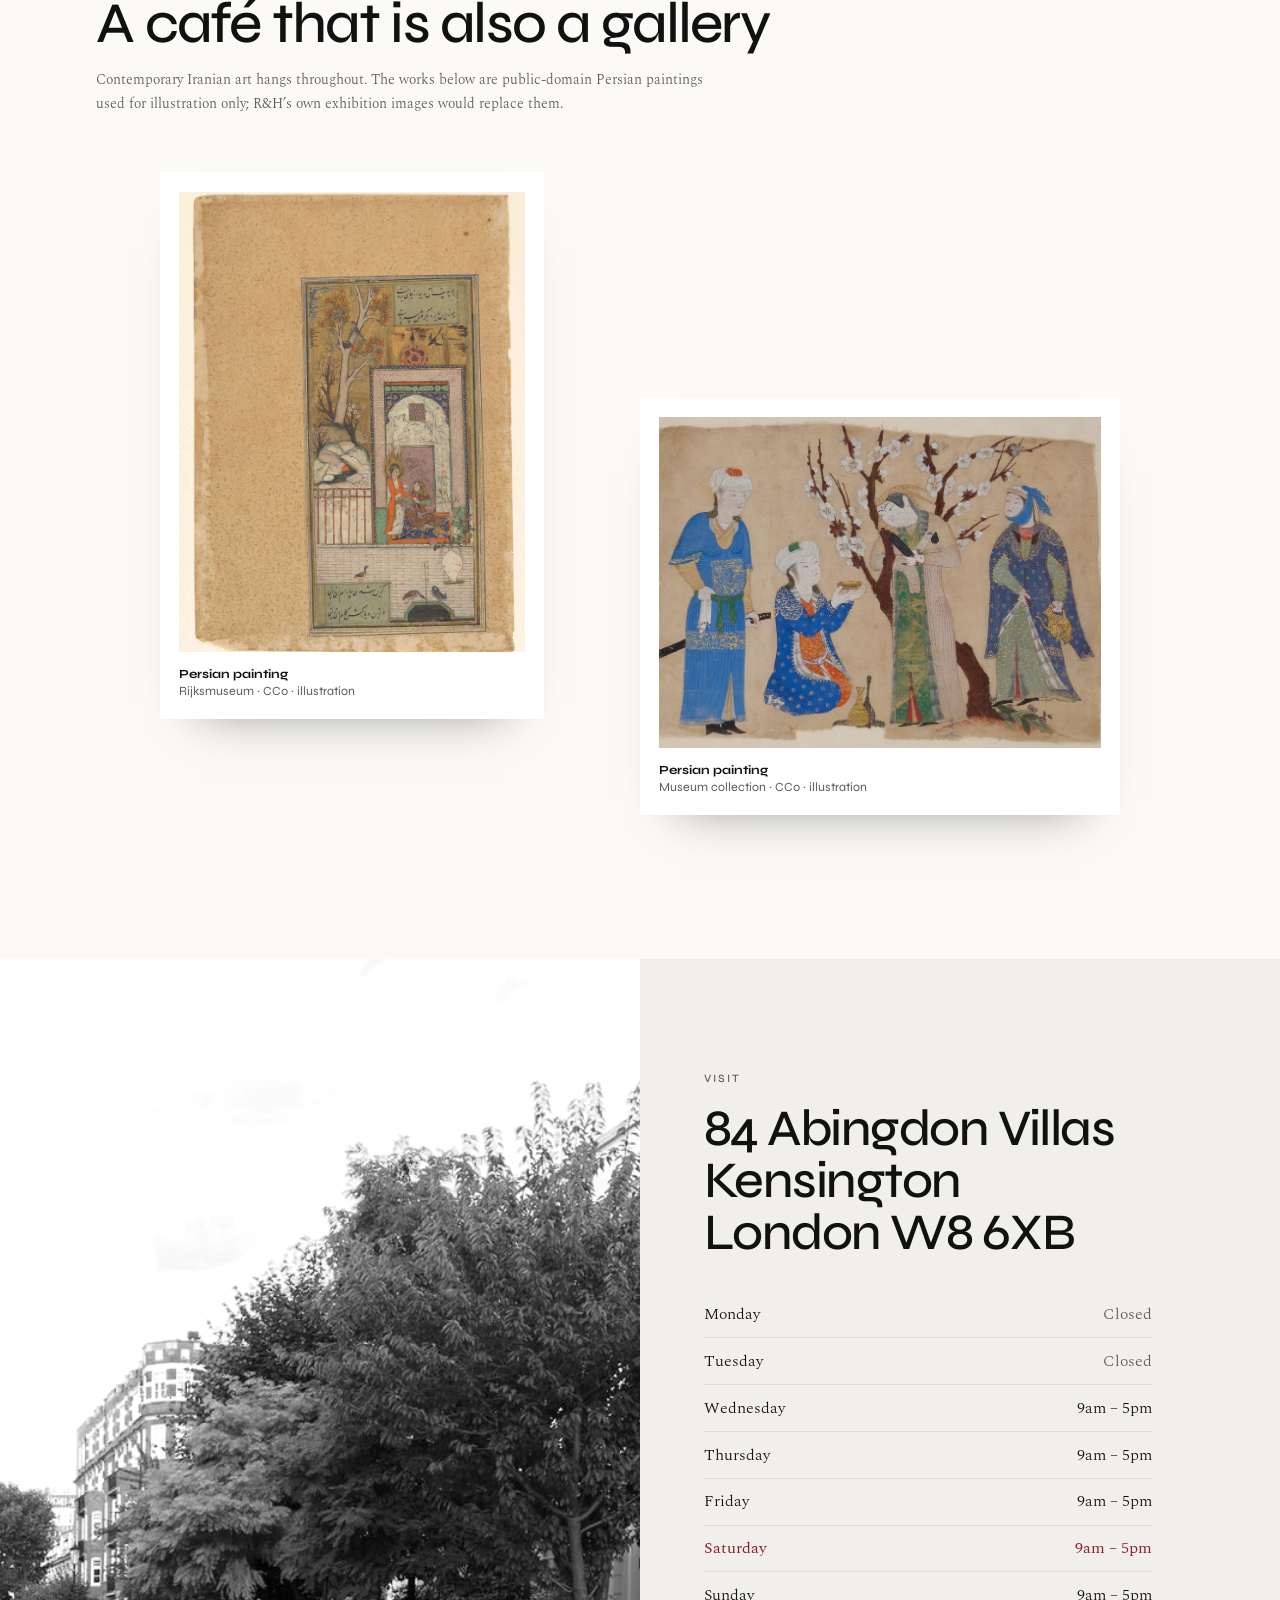
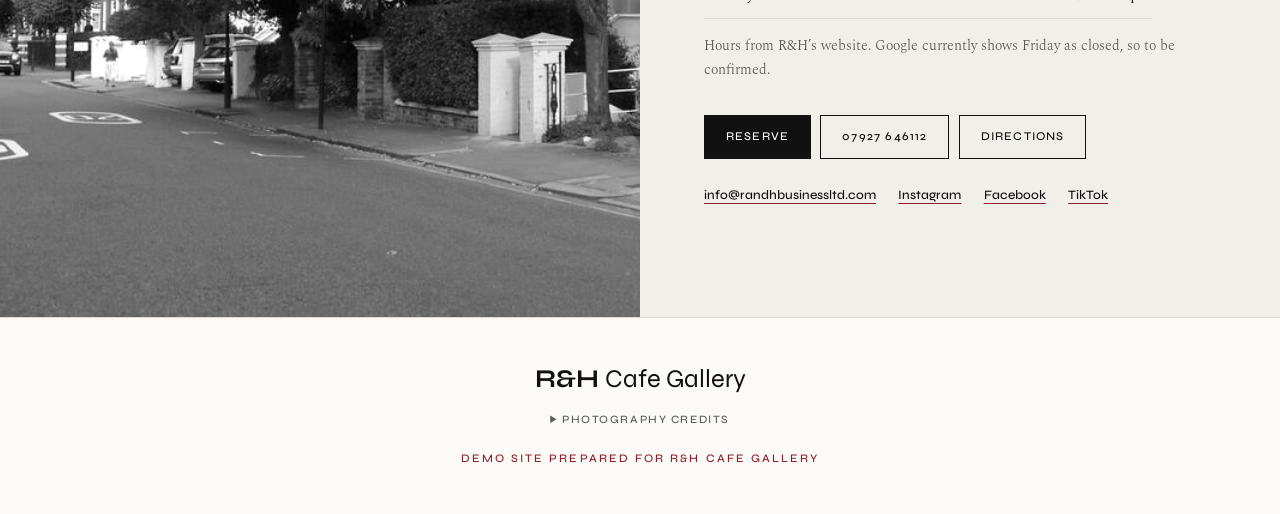
<file: rh-cafe-gallery/index.html>
<!doctype html>
<html lang="en-GB">
<head>
<meta charset="utf-8">
<meta name="viewport" content="width=device-width, initial-scale=1, viewport-fit=cover">
<title>R&amp;H Cafe Gallery · Persian breakfast, cakes, coffee &amp; Iranian art · Abingdon Villas, Kensington W8</title>
<meta name="description" content="R&amp;H Cafe Gallery at 84 Abingdon Villas, Kensington W8: Persian breakfast and brunch made from scratch, homemade cakes, artisan coffee and contemporary Iranian art. Open Wednesday to Sunday, 9am to 5pm.">
<meta name="theme-color" content="#111111">
<meta name="robots" content="noindex, nofollow">
<meta property="og:type" content="website">
<meta property="og:site_name" content="R&amp;H Cafe Gallery">
<meta property="og:title" content="R&amp;H Cafe Gallery · Persian breakfast, cakes, coffee &amp; Iranian art · Abingdon Villas, Kensington W8">
<meta property="og:description" content="R&amp;H Cafe Gallery at 84 Abingdon Villas, Kensington W8: Persian breakfast and brunch made from scratch, homemade cakes, artisan coffee and contemporary Iranian art. Open Wednesday to Sunday, 9am to 5pm.">
<meta property="og:url" content="https://liliputnikos-tech.github.io/kensington-restaurant-demos/rh-cafe-gallery/">
<meta property="og:image" content="https://liliputnikos-tech.github.io/kensington-restaurant-demos/rh-cafe-gallery/img/og.jpg">
<meta property="og:image:width" content="1200">
<meta property="og:image:height" content="630">
<meta property="og:image:alt" content="A Persian table laid with fruit, nuts, sweets and small dishes">
<meta property="og:locale" content="en_GB">
<meta name="twitter:card" content="summary_large_image">
<meta name="twitter:image" content="https://liliputnikos-tech.github.io/kensington-restaurant-demos/rh-cafe-gallery/img/og.jpg">
<link rel="icon" href="favicon.svg" type="image/svg+xml">
<link rel="preload" href="img/spread.jpg" as="image" fetchpriority="high">
<link rel="stylesheet" href="style.css">
<script type="application/ld+json">{"@context": "https://schema.org", "@type": "CafeOrCoffeeShop", "name": "R&H Cafe Gallery", "address": {"@type": "PostalAddress", "streetAddress": "84 Abingdon Villas", "addressLocality": "London", "postalCode": "W8 6XB", "addressCountry": "GB"}, "telephone": "+447927646112", "geo": {"@type": "GeoCoordinates", "latitude": 51.497376, "longitude": -0.197075}, "email": "info@randhbusinessltd.com", "servesCuisine": ["Persian", "Breakfast", "Brunch", "Coffee"], "openingHoursSpecification": [{"@type": "OpeningHoursSpecification", "dayOfWeek": "Wednesday", "opens": "09:00", "closes": "17:00"}, {"@type": "OpeningHoursSpecification", "dayOfWeek": "Thursday", "opens": "09:00", "closes": "17:00"}, {"@type": "OpeningHoursSpecification", "dayOfWeek": "Friday", "opens": "09:00", "closes": "17:00"}, {"@type": "OpeningHoursSpecification", "dayOfWeek": "Saturday", "opens": "09:00", "closes": "17:00"}, {"@type": "OpeningHoursSpecification", "dayOfWeek": "Sunday", "opens": "09:00", "closes": "17:00"}], "sameAs": ["https://www.instagram.com/randh.cafegallery/", "https://www.facebook.com/RandHBusinessLTD/", "https://www.tiktok.com/@randh.cafe.gallery"]}</script>
</head>
<body>
<a class="skip" href="#main">Skip to content</a>

<header class="top">
  <a class="brand" href="#main">R&amp;H <span>Cafe Gallery</span></a>
  <nav aria-label="Main"><a href="#works">Menu</a><a href="#gallery">Gallery</a><a href="#visit">Visit</a></nav>
</header>
<main id="main">
<section class="hero" aria-labelledby="hero-h">
  <div class="hero-copy">
    <p class="label-sm">84 Abingdon Villas · Kensington W8</p>
    <h1 id="hero-h"><span class="big">R&amp;H</span> <span class="sub">Cafe Gallery</span></h1>
    <p class="lede">Persian dishes made from scratch, homemade cakes and artisan coffee, served among contemporary Iranian art.</p>
    <p class="status"><span class="ln" aria-hidden="true"></span><span id="openNow">Wednesday to Sunday, 9am – 5pm</span></p>
  </div>
  <figure class="hung">
    <img src="img/spread.jpg" alt="A Persian table laid with fruit, nuts, sweets and small dishes" width="1100" height="1375" fetchpriority="high">
    <figcaption class="wall-label"><b>A Persian table</b><span>Fruit, nuts, sweets, small plates</span><span class="lic">Photograph, illustrative</span></figcaption>
  </figure>
</section>

<section class="statement" aria-labelledby="st-h">
  <p class="label-sm">Statement</p>
  <h2 id="st-h">Come for the flavour, <em>stay for the art.</em></h2>
  <div class="st-cols">
    <p>R&amp;H began on Richmond Hill in 2014 and has traded since 2016, bringing together traditional Persian cooking, Middle Eastern-inspired bites, homemade cakes and expertly brewed coffee in a gallery setting. Its home is now a residential corner of Kensington, W8.</p>
    <p>Breakfast is the heart of it: eggs, dates, figs, pistachios and house jams with Persian flatbread and San Francisco sourdough. There is no service charge. On busy days, tables are held for an hour after food is served.</p>
  </div>
</section>

<section class="works" id="works" aria-labelledby="works-h">
  <div class="works-head"><p class="label-sm">Catalogue · served 9am – 3pm</p><h2 id="works-h">Selected works</h2>
  <p class="note">Titles, ingredients and prices from R&amp;H’s current menu. Seasonal plates change through the year; the kitchen handles nuts.</p></div>
  <ol class="cat"><li><span class="no">01</span><div><h3>Pesteh</h3><p class="med">R&amp;H signature</p><p class="desc">Iranian pistachios, pistachio cream, honey, butter and eggs on challah brioche, desiccated coconut, seasonal fruit</p></div><span class="pr">£23</span></li><li><span class="no">02</span><div><h3>Anjir</h3><p class="med">R&amp;H signature</p><p class="desc">Butter-fried dried figs, pistachios, eggs, honey and cinnamon on sourdough, seasonal fruit</p></div><span class="pr">£21</span></li><li><span class="no">03</span><div><h3>Konjed</h3><p class="med">R&amp;H signature</p><p class="desc">Sesame paste, eggs, walnuts and sesame on challah brioche, black tahini, seasonal fruit</p></div><span class="pr">—</span></li><li><span class="no">04</span><div><h3>Black gold</h3><p class="med">Sweet plate</p><p class="desc">Butter-fried date syrup, walnuts and soft eggs with cardamom, Persian flatbread</p></div><span class="pr">£22</span></li><li><span class="no">05</span><div><h3>Mirza</h3><p class="med">Savoury · vegan option</p><p class="desc">Smoked aubergine, slow-cooked tomato and garlic, soft-yolk egg, sourdough, mixed leaves</p></div><span class="pr">£19.60</span></li><li><span class="no">06</span><div><h3>Shapouri</h3><p class="med">Savoury · vegan option</p><p class="desc">Baked pinto beans in spiced tomato with a sunny-side-up egg, sourdough, seasonal fruit</p></div><span class="pr">£19.50</span></li><li><span class="no">07</span><div><h3>Boroshté</h3><p class="med">Savoury</p><p class="desc">Feta with dill, eggs and roasted walnuts on sourdough, seasonal fruit</p></div><span class="pr">£19.50</span></li><li><span class="no">08</span><div><h3>Tahchin</h3><p class="med">Savoury · vegetarian option</p><p class="desc">Crisp saffron rice cake with yoghurt, shredded chicken, barberries and pistachios</p></div><span class="pr">—</span></li><li><span class="no">09</span><div><h3>Kabab Boshghabi</h3><p class="med">Family recipe</p><p class="desc">Minced lamb and beef kabab baked until tender, heritage tomatoes, Persian flatbread, yoghurt, sumac</p></div><span class="pr">£35</span></li><li><span class="no">10</span><div><h3>Qajar for Two</h3><p class="med">To share</p><p class="desc">Three eggs, two house jams, butter, feta, nuts, cucumber and tomato salad, fruit, sangak, two orange juices and two hot drinks</p></div><span class="pr">£55.50</span></li><li><span class="no">11</span><div><h3>Bread &amp; house jam</h3><p class="med">Sweet plate</p><p class="desc">House-made jam, butter and walnuts with unlimited Persian flat sourdough</p></div><span class="pr">£15</span></li><li><span class="no">12</span><div><h3>Big bowl of salad</h3><p class="med">Sprout plate</p><p class="desc">Mixed leaves, soft-boiled egg, feta, pomegranate, pistachios, sesame, sumac and pomegranate molasses</p></div><span class="pr">£17.50</span></li></ol>
</section>

<section class="gallery" id="gallery" aria-labelledby="gal-h">
  <div class="gal-head"><p class="label-sm">On the walls</p><h2 id="gal-h">A café that is also a gallery</h2>
  <p class="note">Contemporary Iranian art hangs throughout. The works below are public-domain Persian paintings used for illustration only; R&amp;H’s own exhibition images would replace them.</p></div>
  <div class="walls">
    <figure class="w1"><img src="img/work-a.jpg" alt="A Persian painting of a figure in a garden, in a cream mount" width="800" height="1066" loading="lazy" decoding="async"><figcaption><b>Persian painting</b><span>Rijksmuseum · CC0 · illustration</span></figcaption></figure>
    <figure class="w2"><img src="img/work-b.jpg" alt="A Persian painting of figures beneath a flowering tree" width="900" height="675" loading="lazy" decoding="async"><figcaption><b>Persian painting</b><span>Museum collection · CC0 · illustration</span></figcaption></figure>
  </div>
</section>

<section class="visit" id="visit" aria-labelledby="visit-h">
  <figure class="v-img"><img src="img/street.jpg" alt="A tree-lined stretch of Abingdon Villas, Kensington" width="1200" height="799" loading="lazy" decoding="async"></figure>
  <div class="v-copy">
    <p class="label-sm">Visit</p>
    <h2 id="visit-h">84 Abingdon Villas<br>Kensington<br>London W8 6XB</h2>
    <table class="hours" id="hoursTable"><caption class="sr-only">Opening hours</caption><tbody><tr data-d="1" class="closed"><th scope="row">Monday</th><td>Closed</td></tr><tr data-d="2" class="closed"><th scope="row">Tuesday</th><td>Closed</td></tr><tr data-d="3"><th scope="row">Wednesday</th><td>9am – 5pm</td></tr><tr data-d="4"><th scope="row">Thursday</th><td>9am – 5pm</td></tr><tr data-d="5"><th scope="row">Friday</th><td>9am – 5pm</td></tr><tr data-d="6"><th scope="row">Saturday</th><td>9am – 5pm</td></tr><tr data-d="0"><th scope="row">Sunday</th><td>9am – 5pm</td></tr></tbody></table>
    <p class="note">Hours from R&amp;H’s website. Google currently shows Friday as closed, so to be confirmed.</p>
    <div class="ctas"><a class="btn" href="https://www.randhbusinessltd.com/reservations">Reserve</a><a class="btn line" href="tel:+447927646112">07927 646112</a><a class="btn line" href="https://www.google.com/maps/dir/?api=1&destination=R%26H+Cafe+Gallery%2C+84+Abingdon+Villas%2C+London+W8+6XB">Directions</a></div>
    <ul class="soc">
      <li><a href="mailto:info@randhbusinessltd.com">info@randhbusinessltd.com</a></li>
      <li><a href="https://www.instagram.com/randh.cafegallery/">Instagram</a></li>
      <li><a href="https://www.facebook.com/RandHBusinessLTD/">Facebook</a></li>
      <li><a href="https://www.tiktok.com/@randh.cafe.gallery">TikTok</a></li>
    </ul>
  </div>
</section>
</main>
<footer class="foot">
  <p class="foot-mark">R&amp;H <span>Cafe Gallery</span></p>
  <details class="credits"><summary>Photography credits</summary><ul><li>Persian table: <a href="https://commons.wikimedia.org/wiki/File:Image_of_New_Year_Breakfast_of_Iranians.jpg">Mildred Chamba Munjunga</a>, <a href="https://creativecommons.org/licenses/by-sa/4.0/">CC BY-SA 4.0</a>, via Wikimedia Commons; cropped and recompressed</li><li>Persian painting (Rijksmuseum): <a href="https://commons.wikimedia.org/wiki/File:Hemelse_boodschapper_met_een_aankondiging_voor_een_zittende_man_in_een_paleis,_RP-T-1993-461-(R).jpg">Rijksmuseum</a>, <a href="https://creativecommons.org/publicdomain/zero/1.0/">CC0</a>, via Wikimedia Commons</li><li>Persian painting: <a href="https://commons.wikimedia.org/wiki/File:Wine_Drinking_in_a_Spring_Garden_MET_DP240660.jpg">Wikimedia Commons contributor</a>, <a href="https://creativecommons.org/publicdomain/zero/1.0/">CC0</a>, via Wikimedia Commons</li><li>Abingdon Villas: <a href="https://commons.wikimedia.org/wiki/File:Abingdon_Villas,_Kensington_W8_-_geograph.org.uk_-_6944295.jpg">Stefan Czapski</a>, <a href="https://creativecommons.org/licenses/by-sa/2.0/">CC BY-SA 2.0</a>, via Wikimedia Commons; cropped and recompressed</li></ul></details>
  <p class="demo-note">Demo site prepared for R&amp;H Cafe Gallery</p>
</footer>
<script>
(function(){try{var H={"1": null, "2": null, "3": [540, 1020, "9am", "5pm"], "4": [540, 1020, "9am", "5pm"], "5": [540, 1020, "9am", "5pm"], "6": [540, 1020, "9am", "5pm"], "0": [540, 1020, "9am", "5pm"]},L={"1": "Monday", "2": "Tuesday", "3": "Wednesday", "4": "Thursday", "5": "Friday", "6": "Saturday", "0": "Sunday"};
var p=new Intl.DateTimeFormat('en-GB',{timeZone:'Europe/London',weekday:'short',hour:'numeric',minute:'numeric',hourCycle:'h23'}).formatToParts(new Date());
var g=function(t){for(var i=0;i<p.length;i++)if(p[i].type===t)return p[i].value};
var d=['Sun','Mon','Tue','Wed','Thu','Fri','Sat'].indexOf(g('weekday')),m=parseInt(g('hour'),10)*60+parseInt(g('minute'),10);
var row=document.querySelector('#hoursTable tr[data-d="'+d+'"]');if(row)row.classList.add('today');
var el=document.getElementById('openNow');if(!el)return;
var y=H[(d+6)%7],t=H[d],open=false,close;
if(y&&y[1]>1440&&m<y[1]-1440){open=true;close=y[3]}
else if(t&&m>=t[0]&&m<t[1]){open=true;close=t[3]}
var txt;if(open)txt='Open now, until '+close;
else{var when;if(t&&m<t[0])when=t[2]+' today';else{for(var k=1;k<=7;k++){var n=(d+k)%7;if(H[n]){when=(k===1?'tomorrow':L[n])+' at '+H[n][2];break}}}txt='Closed now, opens '+when}
el.textContent=txt;el.setAttribute('data-open',open?'1':'0');}catch(e){}})();
</script>
</body>
</html>
</file>
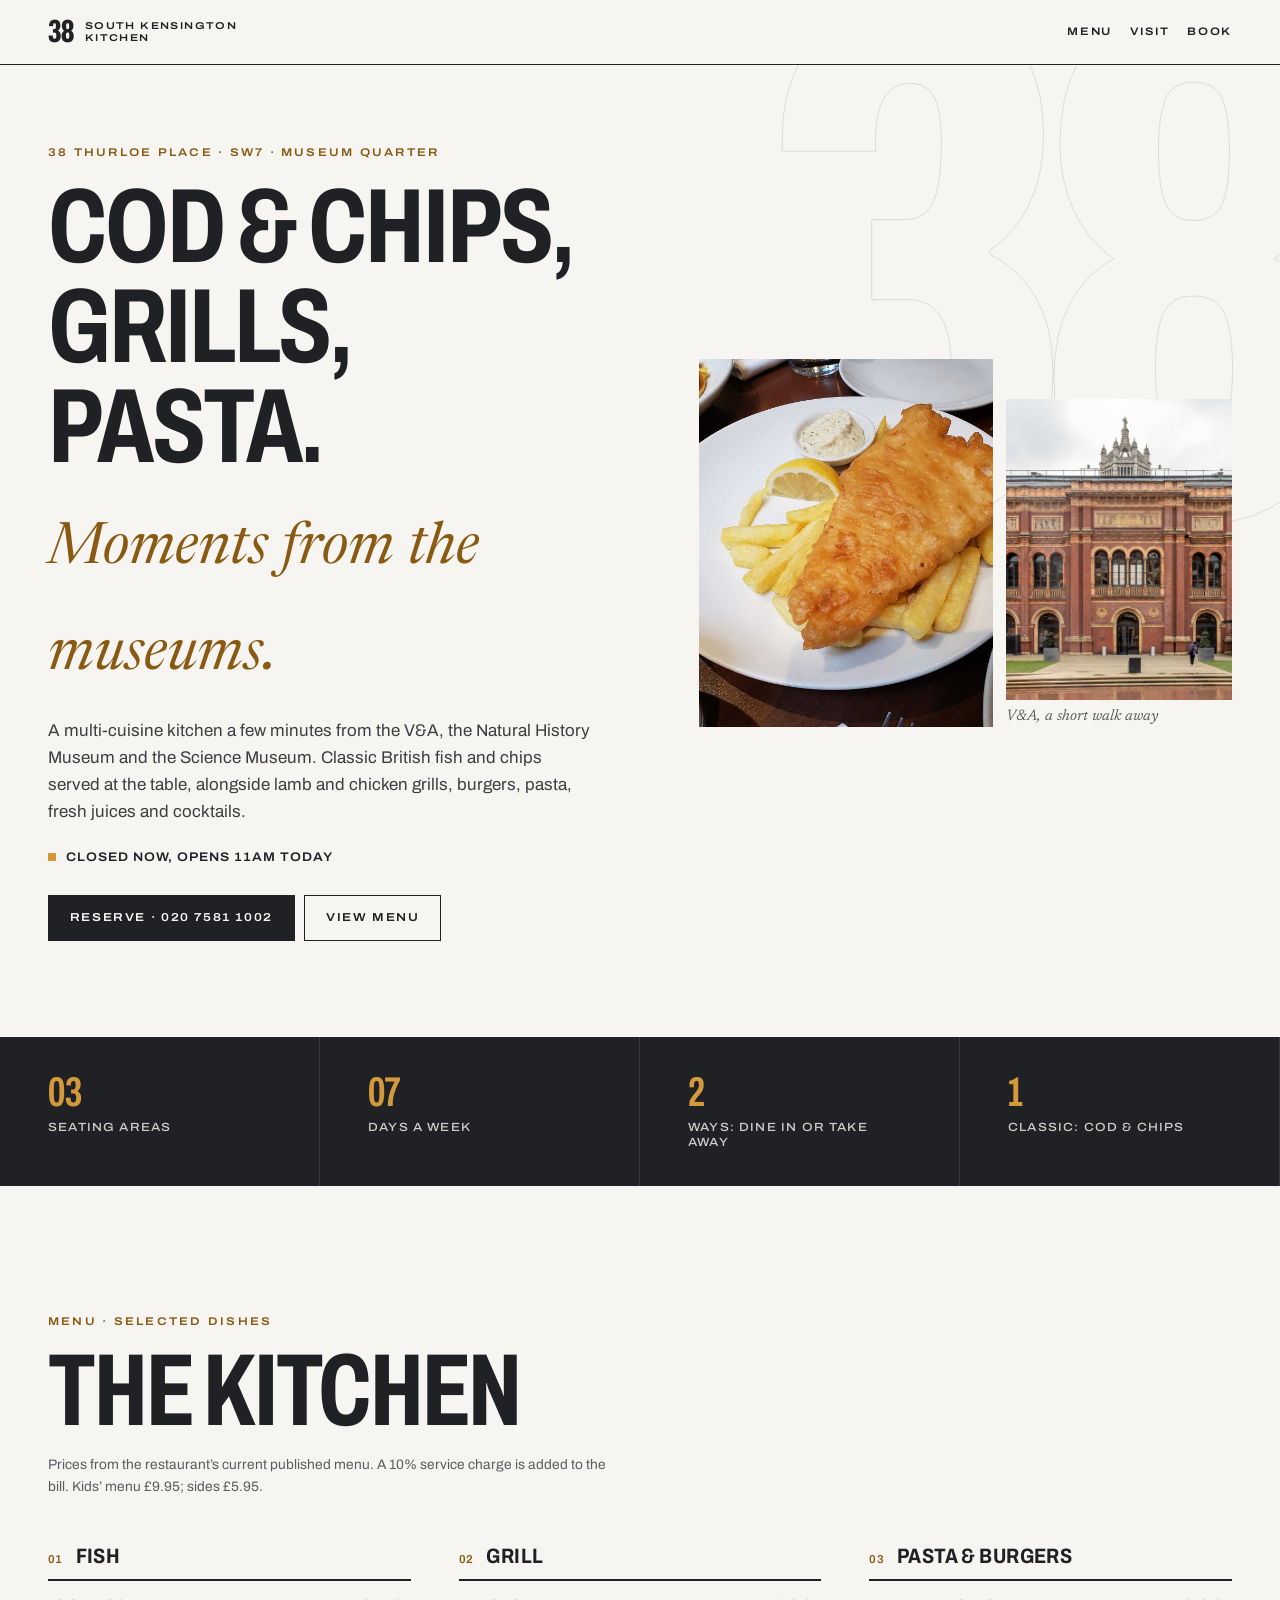
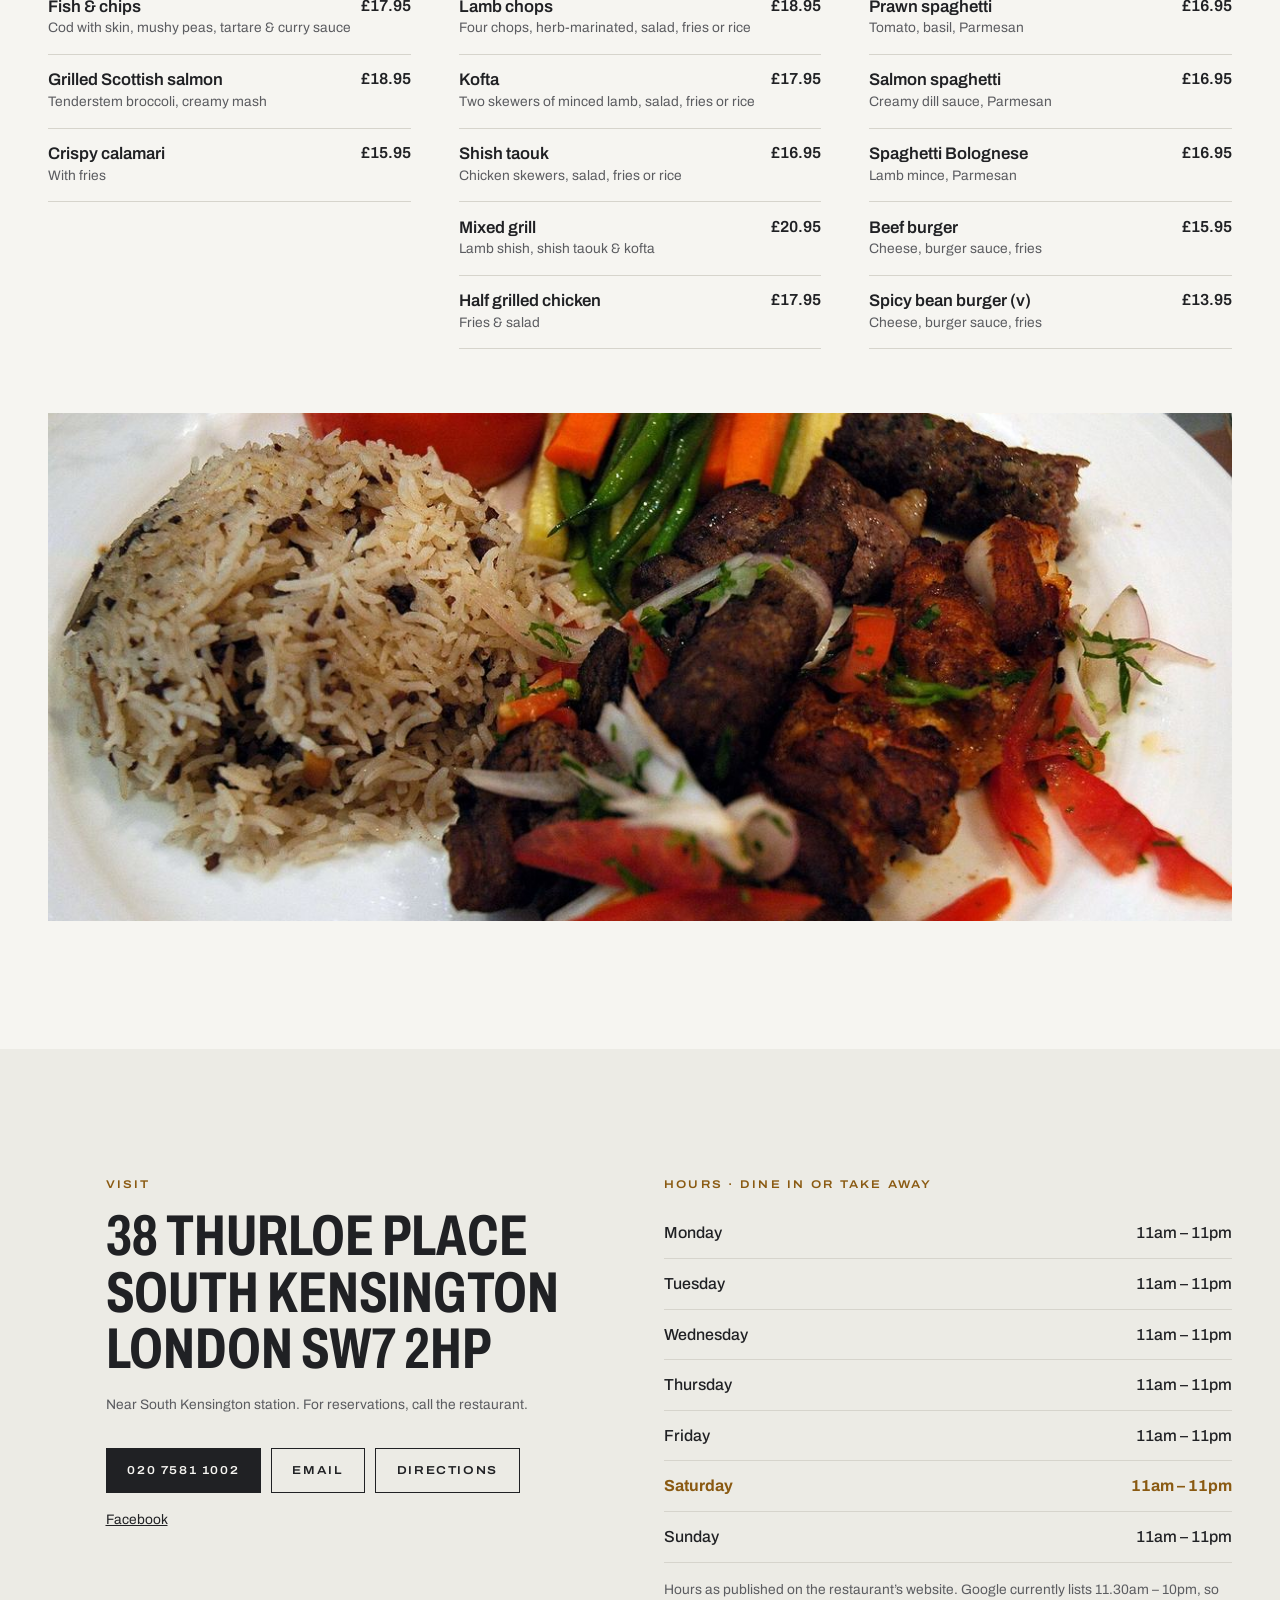
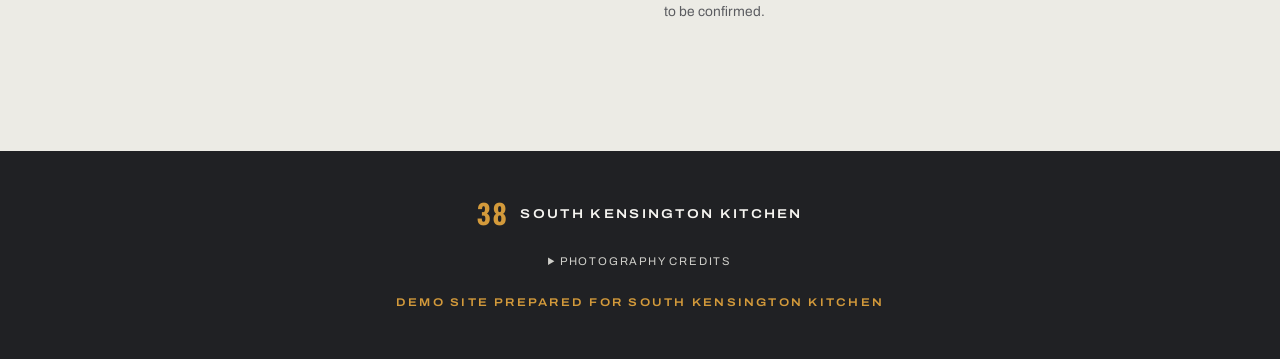
<file: south-kensington-kitchen/index.html>
<!doctype html>
<html lang="en-GB">
<head>
<meta charset="utf-8">
<meta name="viewport" content="width=device-width, initial-scale=1, viewport-fit=cover">
<title>South Kensington Kitchen · Fish &amp; chips, grills &amp; pasta · 38 Thurloe Place, SW7</title>
<meta name="description" content="South Kensington Kitchen at 38 Thurloe Place, SW7: classic cod and chips, lamb and chicken grills, burgers and pasta, a few minutes from the V&amp;A and Natural History Museum. Dine in or take away, seven days.">
<meta name="theme-color" content="#202124">
<meta name="robots" content="noindex, nofollow">
<meta property="og:type" content="website">
<meta property="og:site_name" content="South Kensington Kitchen">
<meta property="og:title" content="South Kensington Kitchen · Fish &amp; chips, grills &amp; pasta · 38 Thurloe Place, SW7">
<meta property="og:description" content="South Kensington Kitchen at 38 Thurloe Place, SW7: classic cod and chips, lamb and chicken grills, burgers and pasta, a few minutes from the V&amp;A and Natural History Museum. Dine in or take away, seven days.">
<meta property="og:url" content="https://liliputnikos-tech.github.io/kensington-restaurant-demos/south-kensington-kitchen/">
<meta property="og:image" content="https://liliputnikos-tech.github.io/kensington-restaurant-demos/south-kensington-kitchen/img/og.jpg">
<meta property="og:image:width" content="1200">
<meta property="og:image:height" content="630">
<meta property="og:image:alt" content="Fish and chips with a wedge of lemon on a white plate">
<meta property="og:locale" content="en_GB">
<meta name="twitter:card" content="summary_large_image">
<meta name="twitter:image" content="https://liliputnikos-tech.github.io/kensington-restaurant-demos/south-kensington-kitchen/img/og.jpg">
<link rel="icon" href="favicon.svg" type="image/svg+xml">
<link rel="preload" href="img/fish.jpg" as="image" fetchpriority="high">
<link rel="stylesheet" href="style.css">
<script type="application/ld+json">{"@context": "https://schema.org", "@type": "Restaurant", "name": "South Kensington Kitchen", "address": {"@type": "PostalAddress", "streetAddress": "38 Thurloe Place", "addressLocality": "London", "postalCode": "SW7 2HP", "addressCountry": "GB"}, "telephone": "+442075811002", "geo": {"@type": "GeoCoordinates", "latitude": 51.495125, "longitude": -0.173855}, "email": "southkensingtonkitchen@gmail.com", "servesCuisine": ["British", "Fish and chips", "Grill", "Pasta"], "openingHoursSpecification": [{"@type": "OpeningHoursSpecification", "dayOfWeek": "Monday", "opens": "11:00", "closes": "23:00"}, {"@type": "OpeningHoursSpecification", "dayOfWeek": "Tuesday", "opens": "11:00", "closes": "23:00"}, {"@type": "OpeningHoursSpecification", "dayOfWeek": "Wednesday", "opens": "11:00", "closes": "23:00"}, {"@type": "OpeningHoursSpecification", "dayOfWeek": "Thursday", "opens": "11:00", "closes": "23:00"}, {"@type": "OpeningHoursSpecification", "dayOfWeek": "Friday", "opens": "11:00", "closes": "23:00"}, {"@type": "OpeningHoursSpecification", "dayOfWeek": "Saturday", "opens": "11:00", "closes": "23:00"}, {"@type": "OpeningHoursSpecification", "dayOfWeek": "Sunday", "opens": "11:00", "closes": "23:00"}], "sameAs": ["https://facebook.com/582163991643068"]}</script>
</head>
<body>
<a class="skip" href="#main">Skip to content</a>

<header class="top">
  <a class="brand" href="#main"><b>38</b><span>South Kensington<br>Kitchen</span></a>
  <nav aria-label="Main"><a href="#menu">Menu</a><a href="#visit">Visit</a><a href="tel:+442075811002">Book</a></nav>
</header>
<main id="main">
<section class="hero" aria-labelledby="hero-h">
  <p class="ghost" aria-hidden="true">38</p>
  <div class="hero-copy">
    <p class="eyebrow">38 Thurloe Place · SW7 · Museum quarter</p>
    <h1 id="hero-h">Cod &amp; chips,<br>grills, pasta.<br><i>Moments from the museums.</i></h1>
    <p class="lede">A multi-cuisine kitchen a few minutes from the V&amp;A, the Natural History Museum and the Science Museum. Classic British fish and chips served at the table, alongside lamb and chicken grills, burgers, pasta, fresh juices and cocktails.</p>
    <p class="status"><span class="pip" aria-hidden="true"></span><span id="openNow">Open seven days</span></p>
    <div class="ctas"><a class="btn" href="tel:+442075811002">Reserve · 020 7581 1002</a><a class="btn line" href="#menu">View menu</a></div>
  </div>
  <div class="hero-media">
    <figure class="m1"><img src="img/fish.jpg" alt="Fish and chips with a wedge of lemon on a white plate" width="1100" height="1375" fetchpriority="high"></figure>
    <figure class="m2"><img src="img/va.jpg" alt="The red-brick façade of the Victoria and Albert Museum" width="1000" height="1333" fetchpriority="high"><figcaption>V&amp;A, a short walk away</figcaption></figure>
  </div>
</section>

<section class="specs" aria-label="At a glance">
  <ul>
    <li><b>03</b><span>seating areas</span></li>
    <li><b>07</b><span>days a week</span></li>
    <li><b>2</b><span>ways: dine in or take away</span></li>
    <li><b>1</b><span>classic: cod &amp; chips</span></li>
  </ul>
</section>

<section class="menu" id="menu" aria-labelledby="menu-h">
  <div class="menu-head"><p class="eyebrow">Menu · selected dishes</p><h2 id="menu-h">The kitchen</h2>
  <p class="small">Prices from the restaurant’s current published menu. A 10% service charge is added to the bill. Kids’ menu £9.95; sides £5.95.</p></div>
  <div class="mgrid"><div class="mcol"><h3><span>01</span>Fish</h3><ul><li><span class="n">Fish &amp; chips</span><span class="p">£17.95</span><span class="d">Cod with skin, mushy peas, tartare &amp; curry sauce</span></li><li><span class="n">Grilled Scottish salmon</span><span class="p">£18.95</span><span class="d">Tenderstem broccoli, creamy mash</span></li><li><span class="n">Crispy calamari</span><span class="p">£15.95</span><span class="d">With fries</span></li></ul></div><div class="mcol"><h3><span>02</span>Grill</h3><ul><li><span class="n">Lamb chops</span><span class="p">£18.95</span><span class="d">Four chops, herb-marinated, salad, fries or rice</span></li><li><span class="n">Kofta</span><span class="p">£17.95</span><span class="d">Two skewers of minced lamb, salad, fries or rice</span></li><li><span class="n">Shish taouk</span><span class="p">£16.95</span><span class="d">Chicken skewers, salad, fries or rice</span></li><li><span class="n">Mixed grill</span><span class="p">£20.95</span><span class="d">Lamb shish, shish taouk &amp; kofta</span></li><li><span class="n">Half grilled chicken</span><span class="p">£17.95</span><span class="d">Fries &amp; salad</span></li></ul></div><div class="mcol"><h3><span>03</span>Pasta &amp; burgers</h3><ul><li><span class="n">Prawn spaghetti</span><span class="p">£16.95</span><span class="d">Tomato, basil, Parmesan</span></li><li><span class="n">Salmon spaghetti</span><span class="p">£16.95</span><span class="d">Creamy dill sauce, Parmesan</span></li><li><span class="n">Spaghetti Bolognese</span><span class="p">£16.95</span><span class="d">Lamb mince, Parmesan</span></li><li><span class="n">Beef burger</span><span class="p">£15.95</span><span class="d">Cheese, burger sauce, fries</span></li><li><span class="n">Spicy bean burger (v)</span><span class="p">£13.95</span><span class="d">Cheese, burger sauce, fries</span></li></ul></div></div>
  <figure class="wide"><img src="img/kofta.jpg" alt="Grilled kofta and kebabs with rice, grilled tomato and vegetables" width="1200" height="800" loading="lazy" decoding="async"></figure>
</section>

<section class="visit" id="visit" aria-labelledby="visit-h">
  <div>
    <p class="eyebrow">Visit</p>
    <h2 id="visit-h">38 Thurloe Place<br>South Kensington<br>London SW7 2HP</h2>
    <p class="small">Near South Kensington station. For reservations, call the restaurant.</p>
    <div class="ctas"><a class="btn" href="tel:+442075811002">020 7581 1002</a><a class="btn line" href="mailto:southkensingtonkitchen@gmail.com">Email</a><a class="btn line" href="https://www.google.com/maps/dir/?api=1&destination=South+Kensington+Kitchen%2C+38+Thurloe+Place%2C+London+SW7+2HP">Directions</a></div>
    <p class="small fb"><a href="https://facebook.com/582163991643068">Facebook</a></p>
  </div>
  <div>
    <p class="eyebrow">Hours · dine in or take away</p>
    <table class="hours" id="hoursTable"><caption class="sr-only">Opening hours</caption><tbody><tr data-d="1"><th scope="row">Monday</th><td>11am – 11pm</td></tr><tr data-d="2"><th scope="row">Tuesday</th><td>11am – 11pm</td></tr><tr data-d="3"><th scope="row">Wednesday</th><td>11am – 11pm</td></tr><tr data-d="4"><th scope="row">Thursday</th><td>11am – 11pm</td></tr><tr data-d="5"><th scope="row">Friday</th><td>11am – 11pm</td></tr><tr data-d="6"><th scope="row">Saturday</th><td>11am – 11pm</td></tr><tr data-d="0"><th scope="row">Sunday</th><td>11am – 11pm</td></tr></tbody></table>
    <p class="small">Hours as published on the restaurant’s website. Google currently lists 11.30am – 10pm, so to be confirmed.</p>
  </div>
</section>
</main>
<footer class="foot">
  <p class="foot-mark"><b>38</b> South Kensington Kitchen</p>
  <details class="credits"><summary>Photography credits</summary><ul><li>Victoria and Albert Museum: <a href="https://commons.wikimedia.org/wiki/File:At_Victoria_and_Albert_Museum_2024_023.jpg">Mike Peel</a>, <a href="https://creativecommons.org/licenses/by-sa/4.0/">CC BY-SA 4.0</a>, via Wikimedia Commons; cropped and recompressed</li><li>Fish and chips: <a href="https://commons.wikimedia.org/wiki/File:Our_Famous_Fish_and_Chips_in_a_light_batter_served_with_hand_cut_chips_and_homemade_tartare_sauce_-_Applebee%E2%80%99s_Fish.jpg">Andy Li</a>, <a href="https://creativecommons.org/publicdomain/zero/1.0/">CC0</a>, via Wikimedia Commons</li><li>Kofta grill: <a href="https://commons.wikimedia.org/wiki/File:Arabic_MixedGrill.JPG">Jpatokal</a>, <a href="https://creativecommons.org/licenses/by-sa/4.0/">CC BY-SA 4.0</a>, via Wikimedia Commons; cropped and recompressed</li></ul></details>
  <p class="demo-note">Demo site prepared for South Kensington Kitchen</p>
</footer>
<script>
(function(){try{var H={"1": [660, 1380, "11am", "11pm"], "2": [660, 1380, "11am", "11pm"], "3": [660, 1380, "11am", "11pm"], "4": [660, 1380, "11am", "11pm"], "5": [660, 1380, "11am", "11pm"], "6": [660, 1380, "11am", "11pm"], "0": [660, 1380, "11am", "11pm"]},L={"1": "Monday", "2": "Tuesday", "3": "Wednesday", "4": "Thursday", "5": "Friday", "6": "Saturday", "0": "Sunday"};
var p=new Intl.DateTimeFormat('en-GB',{timeZone:'Europe/London',weekday:'short',hour:'numeric',minute:'numeric',hourCycle:'h23'}).formatToParts(new Date());
var g=function(t){for(var i=0;i<p.length;i++)if(p[i].type===t)return p[i].value};
var d=['Sun','Mon','Tue','Wed','Thu','Fri','Sat'].indexOf(g('weekday')),m=parseInt(g('hour'),10)*60+parseInt(g('minute'),10);
var row=document.querySelector('#hoursTable tr[data-d="'+d+'"]');if(row)row.classList.add('today');
var el=document.getElementById('openNow');if(!el)return;
var y=H[(d+6)%7],t=H[d],open=false,close;
if(y&&y[1]>1440&&m<y[1]-1440){open=true;close=y[3]}
else if(t&&m>=t[0]&&m<t[1]){open=true;close=t[3]}
var txt;if(open)txt='Open now, until '+close;
else{var when;if(t&&m<t[0])when=t[2]+' today';else{for(var k=1;k<=7;k++){var n=(d+k)%7;if(H[n]){when=(k===1?'tomorrow':L[n])+' at '+H[n][2];break}}}txt='Closed now, opens '+when}
el.textContent=txt;el.setAttribute('data-open',open?'1':'0');}catch(e){}})();
</script>
</body>
</html>
</file>
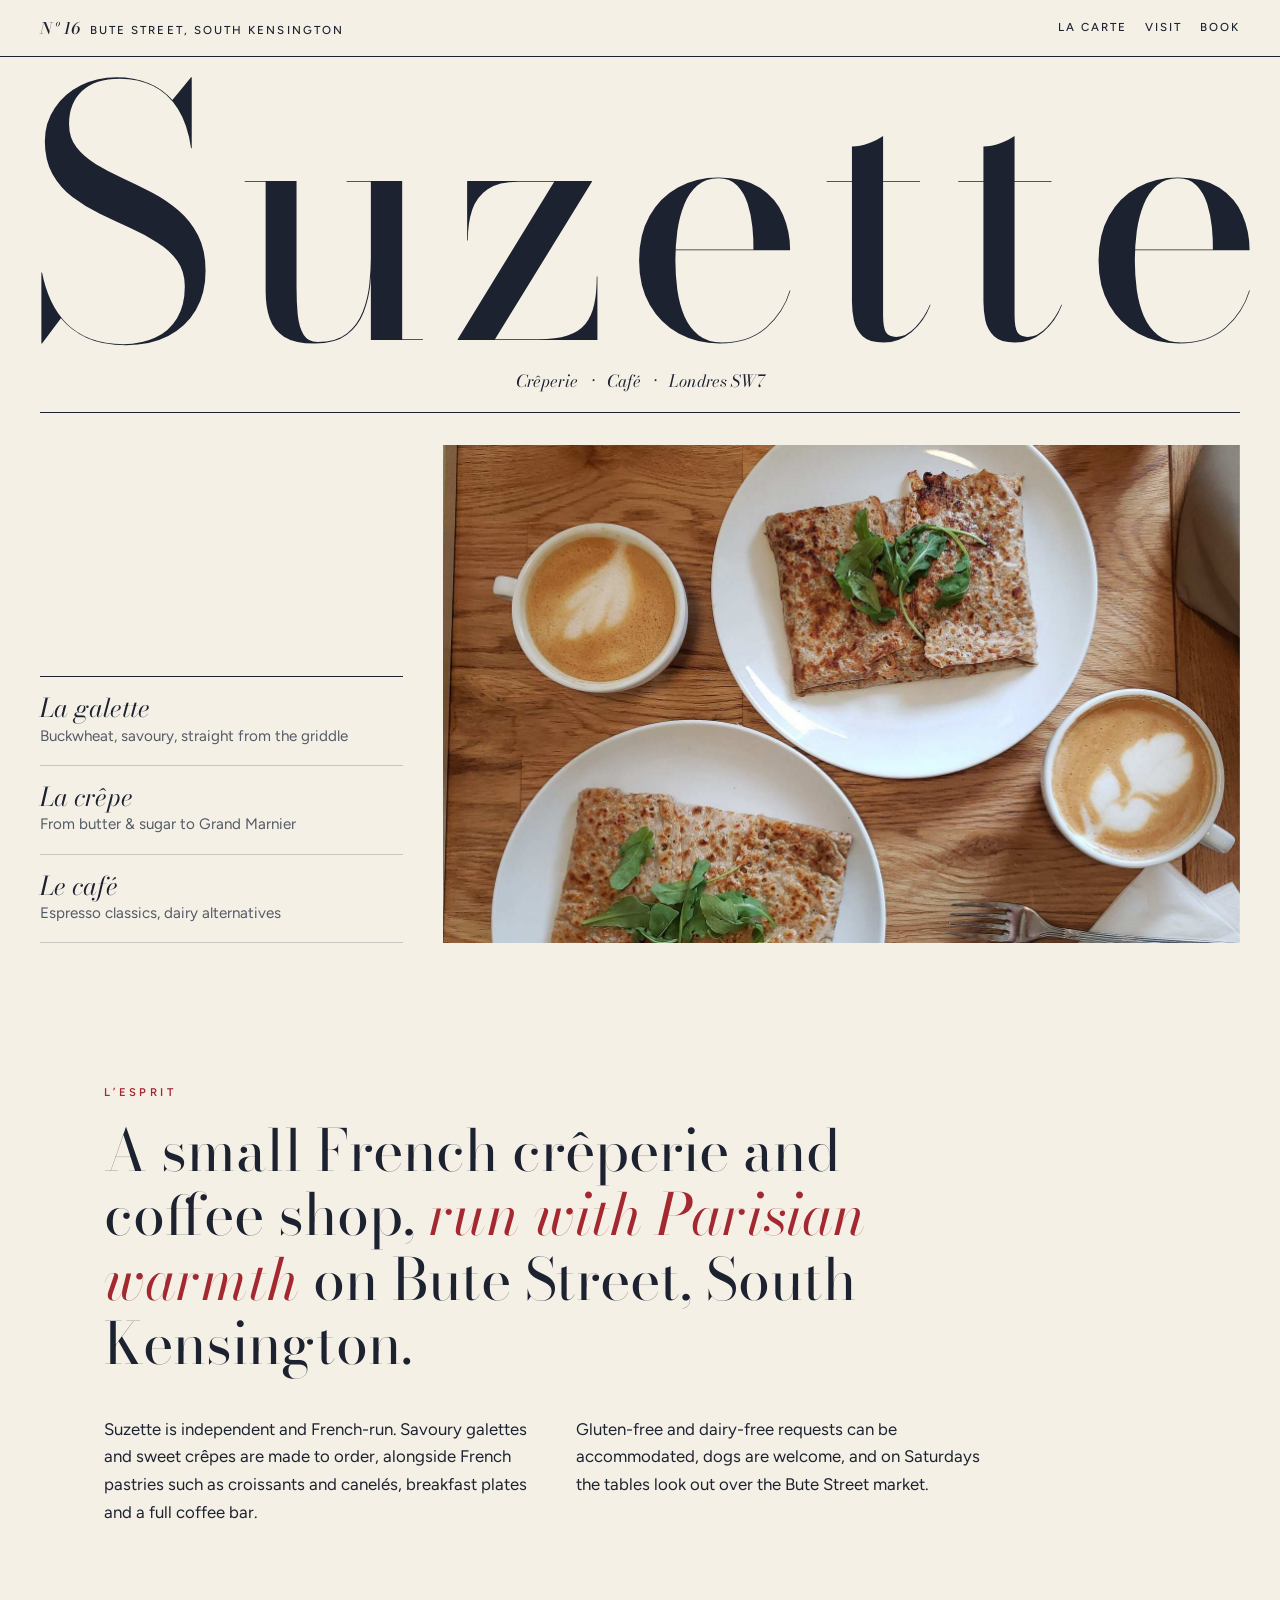
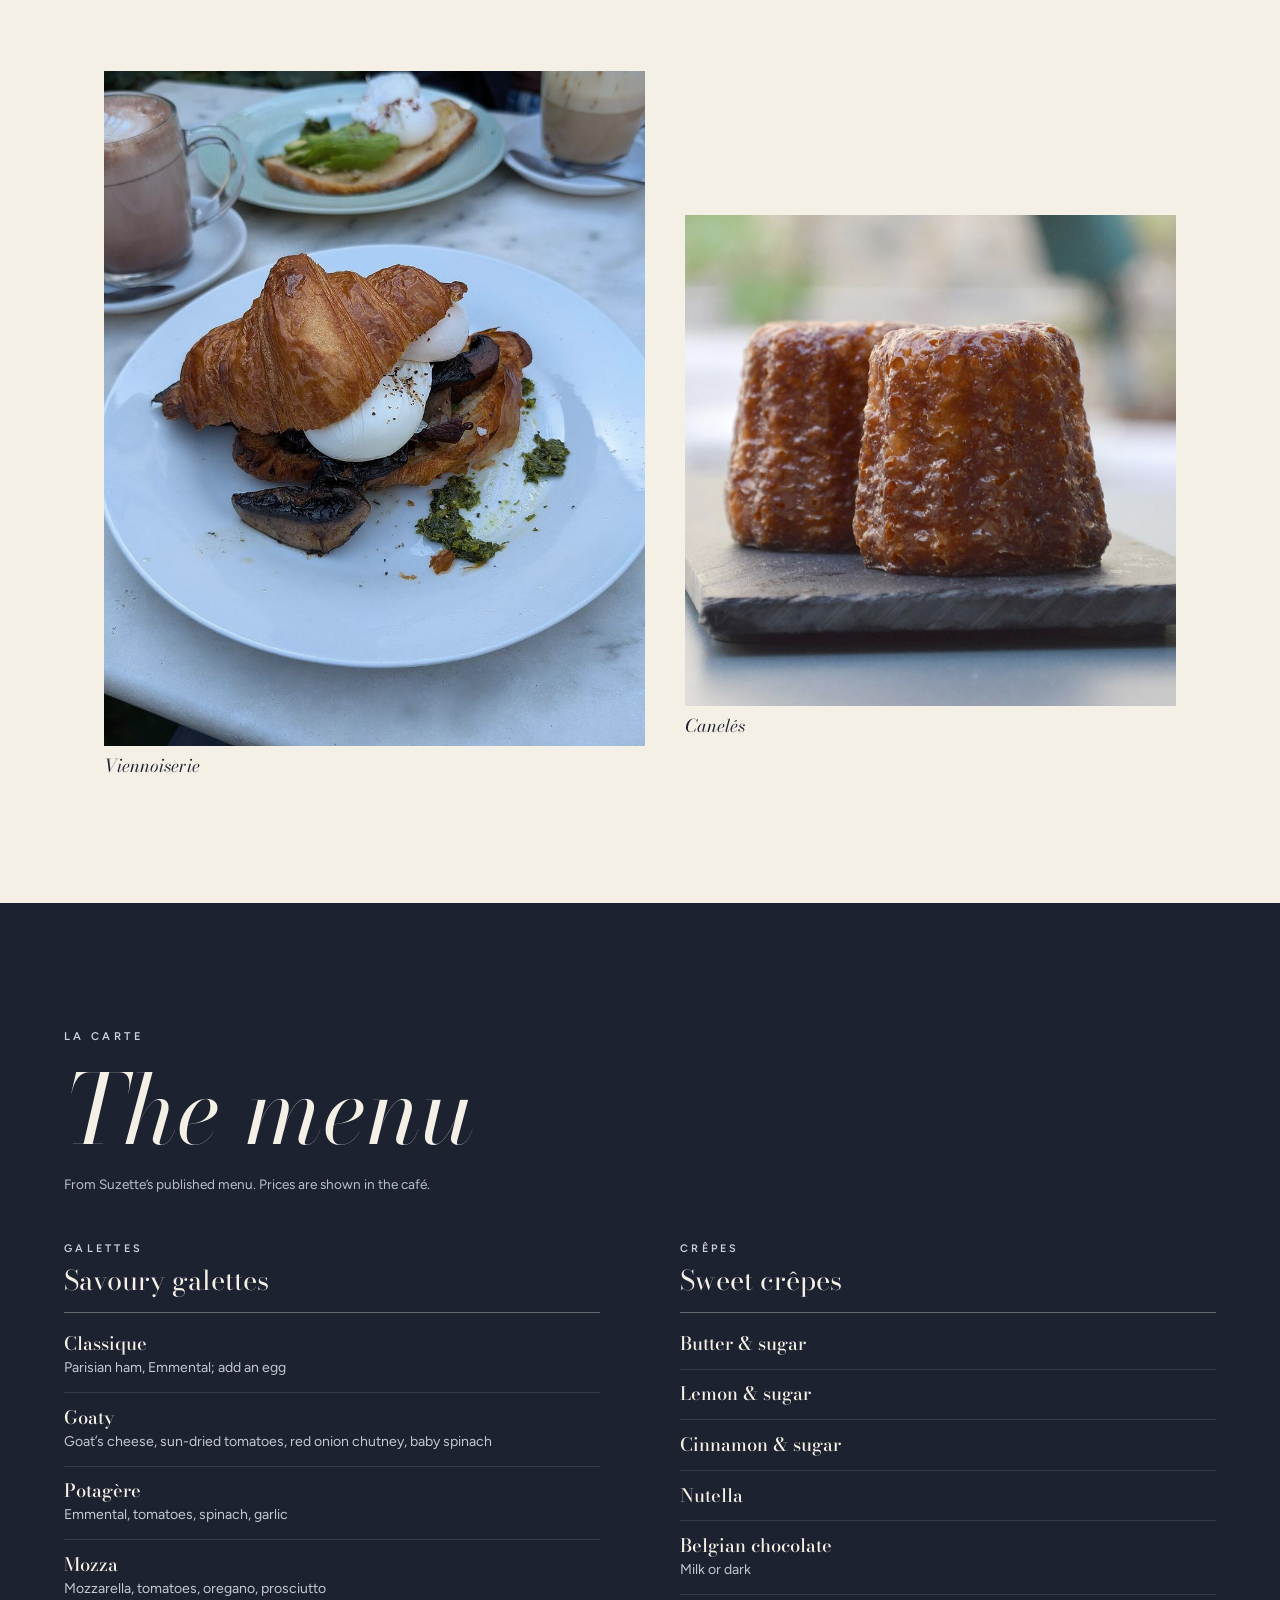
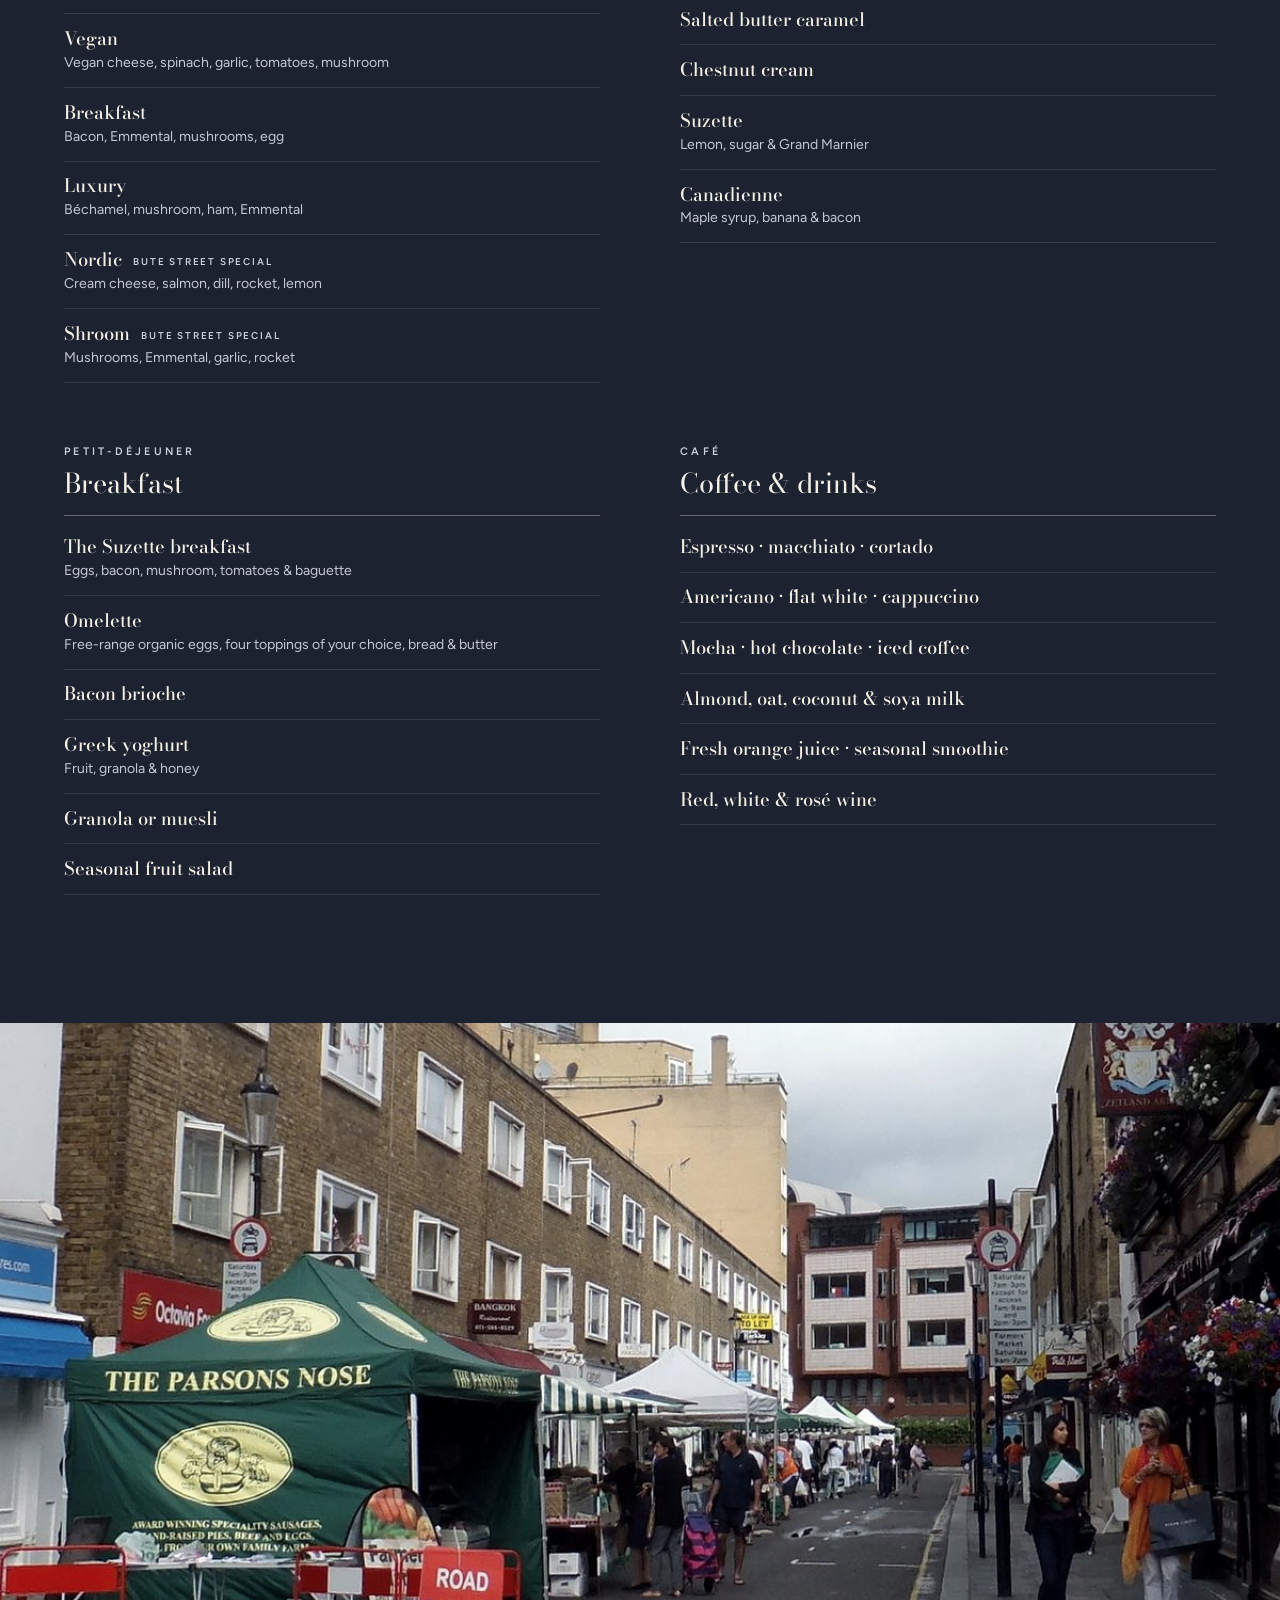
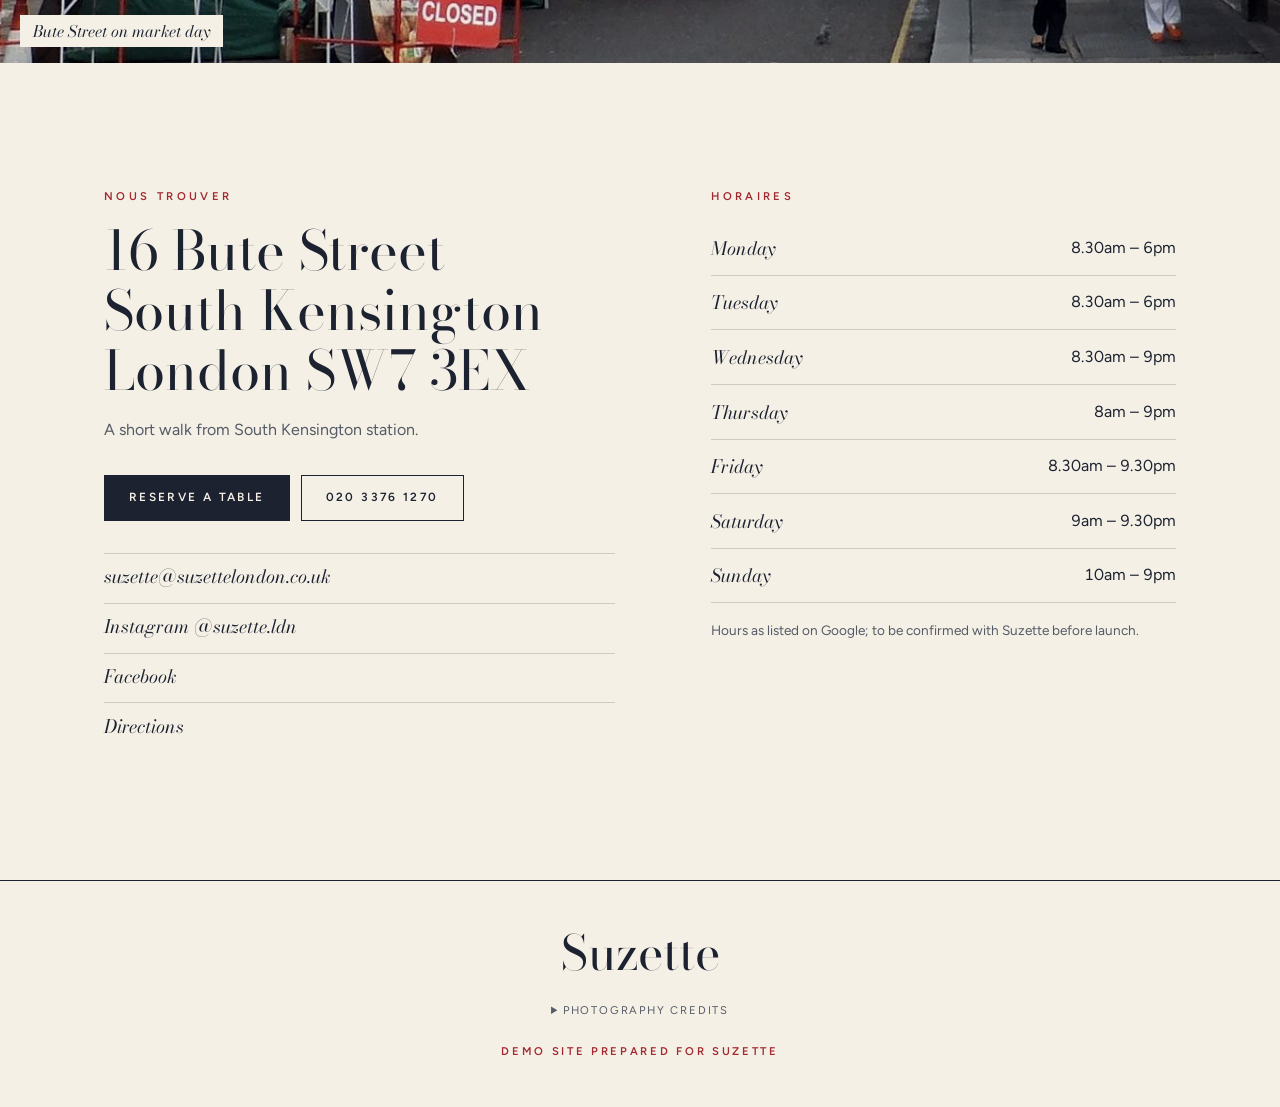
<file: suzette/index.html>
<!doctype html>
<html lang="en-GB">
<head>
<meta charset="utf-8">
<meta name="viewport" content="width=device-width, initial-scale=1, viewport-fit=cover">
<title>Suzette · French crêperie &amp; coffee shop · 16 Bute Street, South Kensington</title>
<meta name="description" content="Suzette is an independent French crêperie and coffee shop at 16 Bute Street, South Kensington SW7: buckwheat galettes, sweet crêpes, French breakfast and good coffee.">
<meta name="theme-color" content="#1c2230">
<meta name="robots" content="noindex, nofollow">
<meta property="og:type" content="website">
<meta property="og:site_name" content="Suzette">
<meta property="og:title" content="Suzette · French crêperie &amp; coffee shop · 16 Bute Street, South Kensington">
<meta property="og:description" content="Suzette is an independent French crêperie and coffee shop at 16 Bute Street, South Kensington SW7: buckwheat galettes, sweet crêpes, French breakfast and good coffee.">
<meta property="og:url" content="https://liliputnikos-tech.github.io/kensington-restaurant-demos/suzette/">
<meta property="og:image" content="https://liliputnikos-tech.github.io/kensington-restaurant-demos/suzette/img/og.jpg">
<meta property="og:image:width" content="1200">
<meta property="og:image:height" content="630">
<meta property="og:image:alt" content="Two buckwheat galettes and two coffees on a wooden table">
<meta property="og:locale" content="en_GB">
<meta name="twitter:card" content="summary_large_image">
<meta name="twitter:image" content="https://liliputnikos-tech.github.io/kensington-restaurant-demos/suzette/img/og.jpg">
<link rel="icon" href="favicon.svg" type="image/svg+xml">
<link rel="preload" href="img/galettes.jpg" as="image" fetchpriority="high">
<link rel="stylesheet" href="style.css">
<script type="application/ld+json">{"@context": "https://schema.org", "@type": "Restaurant", "name": "Suzette", "address": {"@type": "PostalAddress", "streetAddress": "16 Bute Street", "addressLocality": "London", "postalCode": "SW7 3EX", "addressCountry": "GB"}, "telephone": "+442033761270", "geo": {"@type": "GeoCoordinates", "latitude": 51.493619, "longitude": -0.176202}, "email": "suzette@suzettelondon.co.uk", "servesCuisine": ["French", "Crêpes", "Galettes", "Coffee"], "openingHoursSpecification": [{"@type": "OpeningHoursSpecification", "dayOfWeek": "Monday", "opens": "08:30", "closes": "18:00"}, {"@type": "OpeningHoursSpecification", "dayOfWeek": "Tuesday", "opens": "08:30", "closes": "18:00"}, {"@type": "OpeningHoursSpecification", "dayOfWeek": "Wednesday", "opens": "08:30", "closes": "21:00"}, {"@type": "OpeningHoursSpecification", "dayOfWeek": "Thursday", "opens": "08:00", "closes": "21:00"}, {"@type": "OpeningHoursSpecification", "dayOfWeek": "Friday", "opens": "08:30", "closes": "21:30"}, {"@type": "OpeningHoursSpecification", "dayOfWeek": "Saturday", "opens": "09:00", "closes": "21:30"}, {"@type": "OpeningHoursSpecification", "dayOfWeek": "Sunday", "opens": "10:00", "closes": "21:00"}], "sameAs": ["https://www.instagram.com/suzette.ldn/", "https://facebook.com/100875859180148"]}</script>
</head>
<body>
<a class="skip" href="#main">Skip to content</a>

<header class="strip">
  <p><span>Nº 16</span> Bute Street, South Kensington</p>
  <nav aria-label="Main"><a href="#carte">La carte</a><a href="#visit">Visit</a><a href="https://suzette-1711841693.resos.com/booking">Book</a></nav>
</header>
<main id="main">
<section class="cover" aria-labelledby="mast">
  <h1 id="mast" class="mast"><span>S</span><span>u</span><span>z</span><span>e</span><span>t</span><span>t</span><span>e</span><span class="sr-only">, French crêperie and coffee shop in South Kensington</span></h1>
  <div class="cover-meta" aria-hidden="true"><span>Crêperie</span><span>·</span><span>Café</span><span>·</span><span>Londres SW7</span></div>
  <figure class="cover-img"><img src="img/galettes.jpg" alt="Two buckwheat galettes and two coffees on a wooden table, seen from above" width="1600" height="1000" fetchpriority="high"></figure>
  <ul class="lines">
    <li><b lang="fr">La galette</b>Buckwheat, savoury, straight from the griddle</li>
    <li><b lang="fr">La crêpe</b>From butter &amp; sugar to Grand Marnier</li>
    <li><b lang="fr">Le café</b>Espresso classics, dairy alternatives</li>
  </ul>
</section>

<section class="esprit" aria-labelledby="esprit-h">
  <p class="kick">L’esprit</p>
  <h2 id="esprit-h">A small French crêperie and coffee shop, <em>run with Parisian warmth</em> on Bute Street, South Kensington.</h2>
  <div class="esprit-cols">
    <p>Suzette is independent and French-run. Savoury galettes and sweet crêpes are made to order, alongside French pastries such as croissants and canelés, breakfast plates and a full coffee bar.</p>
    <p>Gluten-free and dairy-free requests can be accommodated, dogs are welcome, and on Saturdays the tables look out over the Bute Street market.</p>
  </div>
</section>

<section class="duo" aria-label="From the counter">
  <figure><img src="img/croissant.jpg" alt="A filled croissant with poached egg on a marble café table" width="900" height="1125" loading="lazy" decoding="async"><figcaption><span lang="fr">Viennoiserie</span></figcaption></figure>
  <figure class="off"><img src="img/caneles.jpg" alt="Two canelés on a slate board" width="900" height="900" loading="lazy" decoding="async"><figcaption><span lang="fr">Canelés</span></figcaption></figure>
</section>

<section class="carte" id="carte" aria-labelledby="carte-h">
  <div class="carte-head"><p class="kick">La carte</p><h2 id="carte-h">The menu</h2><p class="note">From Suzette’s published menu. Prices are shown in the café.</p></div>
  <div class="carte-grid"><div class="carte-sec"><h3><span class="fr" lang="fr">Galettes</span>Savoury galettes</h3><ul><li><span class="it">Classique</span><span class="ds">Parisian ham, Emmental; add an egg</span></li><li><span class="it">Goaty</span><span class="ds">Goat’s cheese, sun-dried tomatoes, red onion chutney, baby spinach</span></li><li><span class="it">Potagère</span><span class="ds">Emmental, tomatoes, spinach, garlic</span></li><li><span class="it">Mozza</span><span class="ds">Mozzarella, tomatoes, oregano, prosciutto</span></li><li><span class="it">Vegan</span><span class="ds">Vegan cheese, spinach, garlic, tomatoes, mushroom</span></li><li><span class="it">Breakfast</span><span class="ds">Bacon, Emmental, mushrooms, egg</span></li><li><span class="it">Luxury</span><span class="ds">Béchamel, mushroom, ham, Emmental</span></li><li><span class="it">Nordic <small>Bute Street special</small></span><span class="ds">Cream cheese, salmon, dill, rocket, lemon</span></li><li><span class="it">Shroom <small>Bute Street special</small></span><span class="ds">Mushrooms, Emmental, garlic, rocket</span></li></ul></div><div class="carte-sec"><h3><span class="fr" lang="fr">Crêpes</span>Sweet crêpes</h3><ul><li><span class="it">Butter &amp; sugar</span></li><li><span class="it">Lemon &amp; sugar</span></li><li><span class="it">Cinnamon &amp; sugar</span></li><li><span class="it">Nutella</span></li><li><span class="it">Belgian chocolate</span><span class="ds">Milk or dark</span></li><li><span class="it">Salted butter caramel</span></li><li><span class="it">Chestnut cream</span></li><li><span class="it">Suzette</span><span class="ds">Lemon, sugar &amp; Grand Marnier</span></li><li><span class="it">Canadienne</span><span class="ds">Maple syrup, banana &amp; bacon</span></li></ul></div><div class="carte-sec"><h3><span class="fr" lang="fr">Petit-déjeuner</span>Breakfast</h3><ul><li><span class="it">The Suzette breakfast</span><span class="ds">Eggs, bacon, mushroom, tomatoes &amp; baguette</span></li><li><span class="it">Omelette</span><span class="ds">Free-range organic eggs, four toppings of your choice, bread &amp; butter</span></li><li><span class="it">Bacon brioche</span></li><li><span class="it">Greek yoghurt</span><span class="ds">Fruit, granola &amp; honey</span></li><li><span class="it">Granola or muesli</span></li><li><span class="it">Seasonal fruit salad</span></li></ul></div><div class="carte-sec"><h3><span class="fr" lang="fr">Café</span>Coffee &amp; drinks</h3><ul><li><span class="it">Espresso · macchiato · cortado</span></li><li><span class="it">Americano · flat white · cappuccino</span></li><li><span class="it">Mocha · hot chocolate · iced coffee</span></li><li><span class="it">Almond, oat, coconut &amp; soya milk</span></li><li><span class="it">Fresh orange juice · seasonal smoothie</span></li><li><span class="it">Red, white &amp; rosé wine</span></li></ul></div></div>
</section>

<figure class="street">
  <img src="img/market.jpg" alt="Stalls of the Saturday farmers’ market on Bute Street, South Kensington" width="1200" height="674" loading="lazy" decoding="async">
  <figcaption>Bute Street on market day</figcaption>
</figure>

<section class="visit" id="visit" aria-labelledby="visit-h">
  <div class="v-col">
    <p class="kick">Nous trouver</p>
    <h2 id="visit-h">16 Bute Street<br>South Kensington<br>London SW7 3EX</h2>
    <p class="v-sub">A short walk from South Kensington station.</p>
    <p class="cta"><a class="btn" href="https://suzette-1711841693.resos.com/booking">Reserve a table</a><a class="btn line" href="tel:+442033761270">020 3376 1270</a></p>
    <ul class="v-links">
      <li><a href="mailto:suzette@suzettelondon.co.uk">suzette@suzettelondon.co.uk</a></li>
      <li><a href="https://www.instagram.com/suzette.ldn/">Instagram @suzette.ldn</a></li>
      <li><a href="https://facebook.com/100875859180148">Facebook</a></li>
      <li><a href="https://www.google.com/maps/dir/?api=1&destination=Suzette%2C+16+Bute+Street%2C+London+SW7+3EX">Directions</a></li>
    </ul>
  </div>
  <div class="v-col">
    <p class="kick">Horaires</p>
    <table class="hours" id="hoursTable"><caption class="sr-only">Opening hours</caption><tbody><tr data-d="1"><th scope="row">Monday</th><td>8.30am – 6pm</td></tr><tr data-d="2"><th scope="row">Tuesday</th><td>8.30am – 6pm</td></tr><tr data-d="3"><th scope="row">Wednesday</th><td>8.30am – 9pm</td></tr><tr data-d="4"><th scope="row">Thursday</th><td>8am – 9pm</td></tr><tr data-d="5"><th scope="row">Friday</th><td>8.30am – 9.30pm</td></tr><tr data-d="6"><th scope="row">Saturday</th><td>9am – 9.30pm</td></tr><tr data-d="0"><th scope="row">Sunday</th><td>10am – 9pm</td></tr></tbody></table>
    <p class="note">Hours as listed on Google; to be confirmed with Suzette before launch.</p>
  </div>
</section>
</main>
<footer class="foot">
  <p class="foot-mark">Suzette</p>
  <details class="credits"><summary>Photography credits</summary><ul><li>Galettes: <a href="https://commons.wikimedia.org/wiki/File:Galettes_-_Oui_Cr%C3%AAperie_2023-08-14.jpg">Andy Li</a>, <a href="https://creativecommons.org/publicdomain/zero/1.0/">CC0</a>, via Wikimedia Commons</li><li>Croissant: <a href="https://commons.wikimedia.org/wiki/File:Truffle_mushrooms_and_poached_eggs_croissant_-_Cafe_Rust_2025-09-30.jpg">Andy Li</a>, <a href="https://creativecommons.org/publicdomain/zero/1.0/">CC0</a>, via Wikimedia Commons</li><li>Canelés: <a href="https://commons.wikimedia.org/wiki/File:Canel%C3%A9s_on_a_stone_plate,_2015.jpg">DimiTalen</a>, <a href="https://creativecommons.org/publicdomain/zero/1.0/">CC0</a>, via Wikimedia Commons</li><li>Bute Street market: <a href="https://commons.wikimedia.org/wiki/File:Farmers_Market_at_Bute_Street_South_Kensington_-_geograph.org.uk_-_3077791.jpg">PAUL FARMER</a>, <a href="https://creativecommons.org/licenses/by-sa/2.0/">CC BY-SA 2.0</a>, via Wikimedia Commons; cropped and recompressed</li></ul></details>
  <p class="demo-note">Demo site prepared for Suzette</p>
</footer>

</body>
</html>
</file>
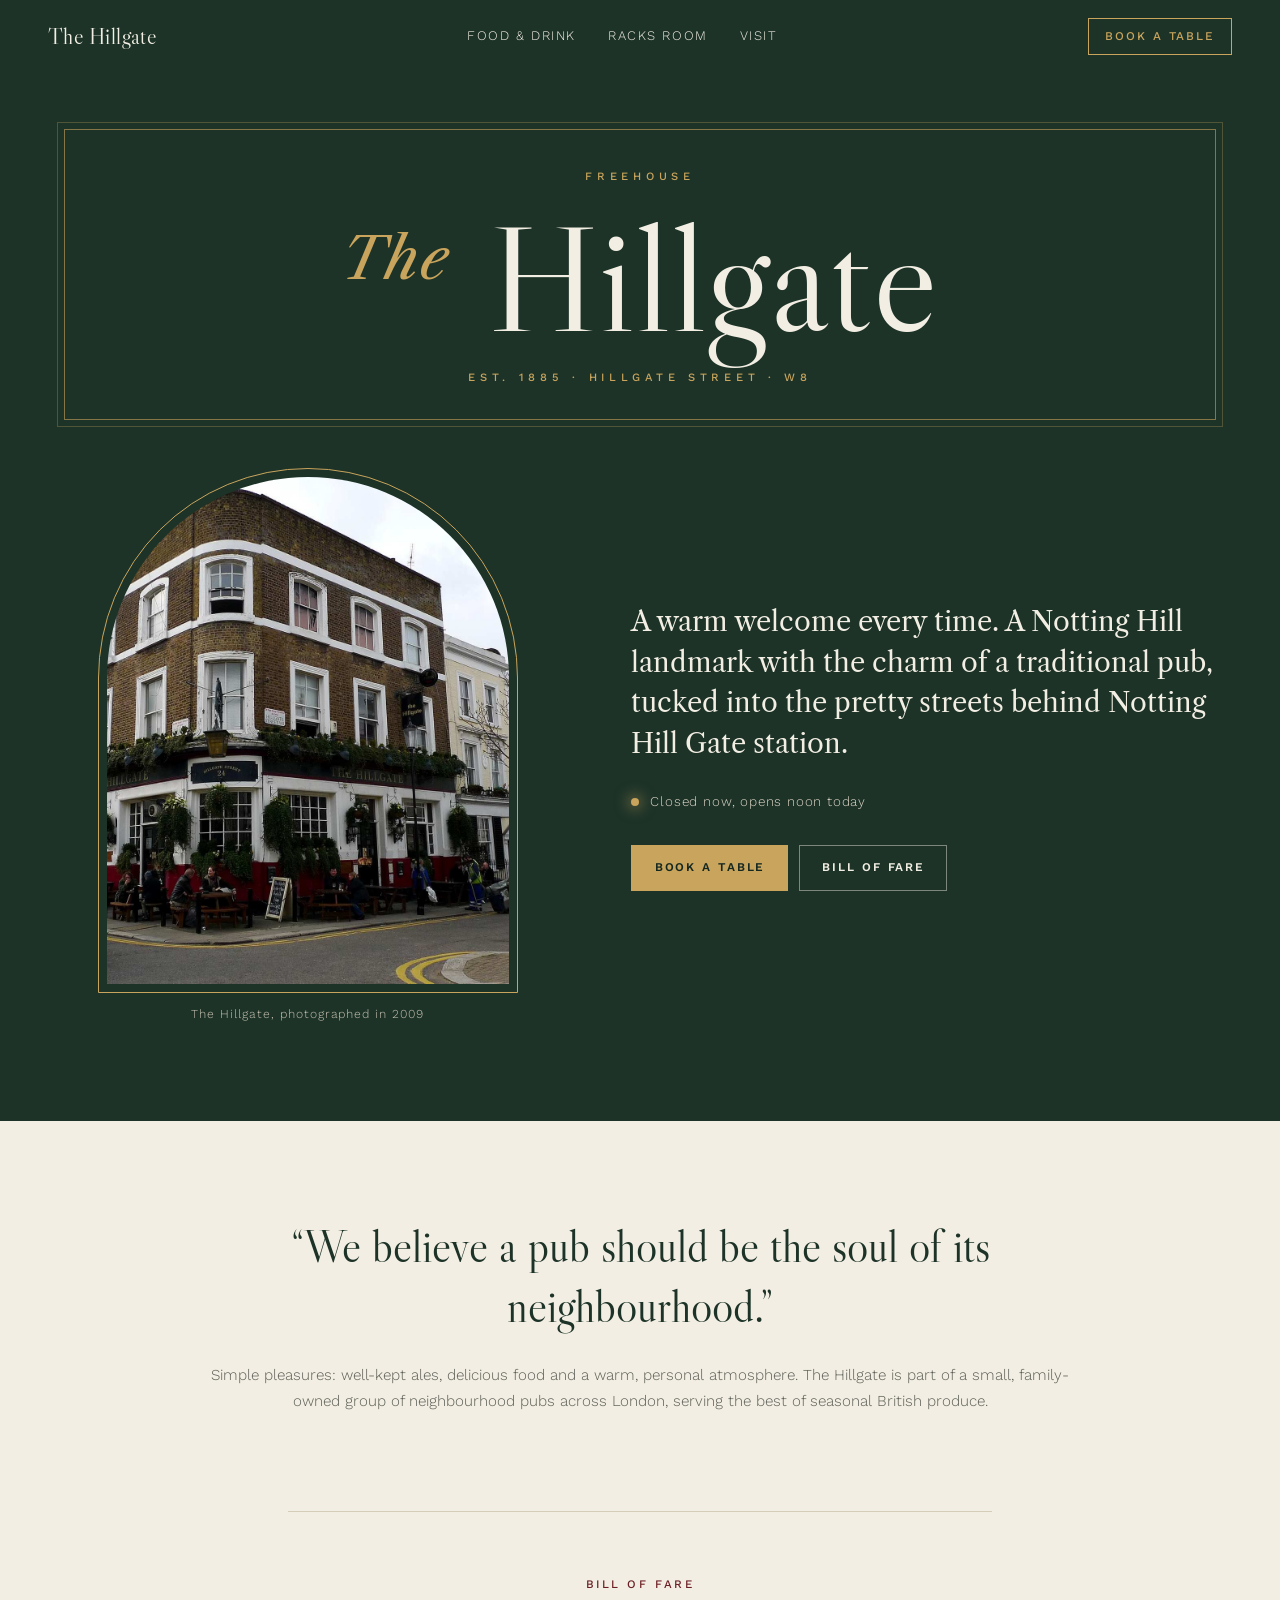
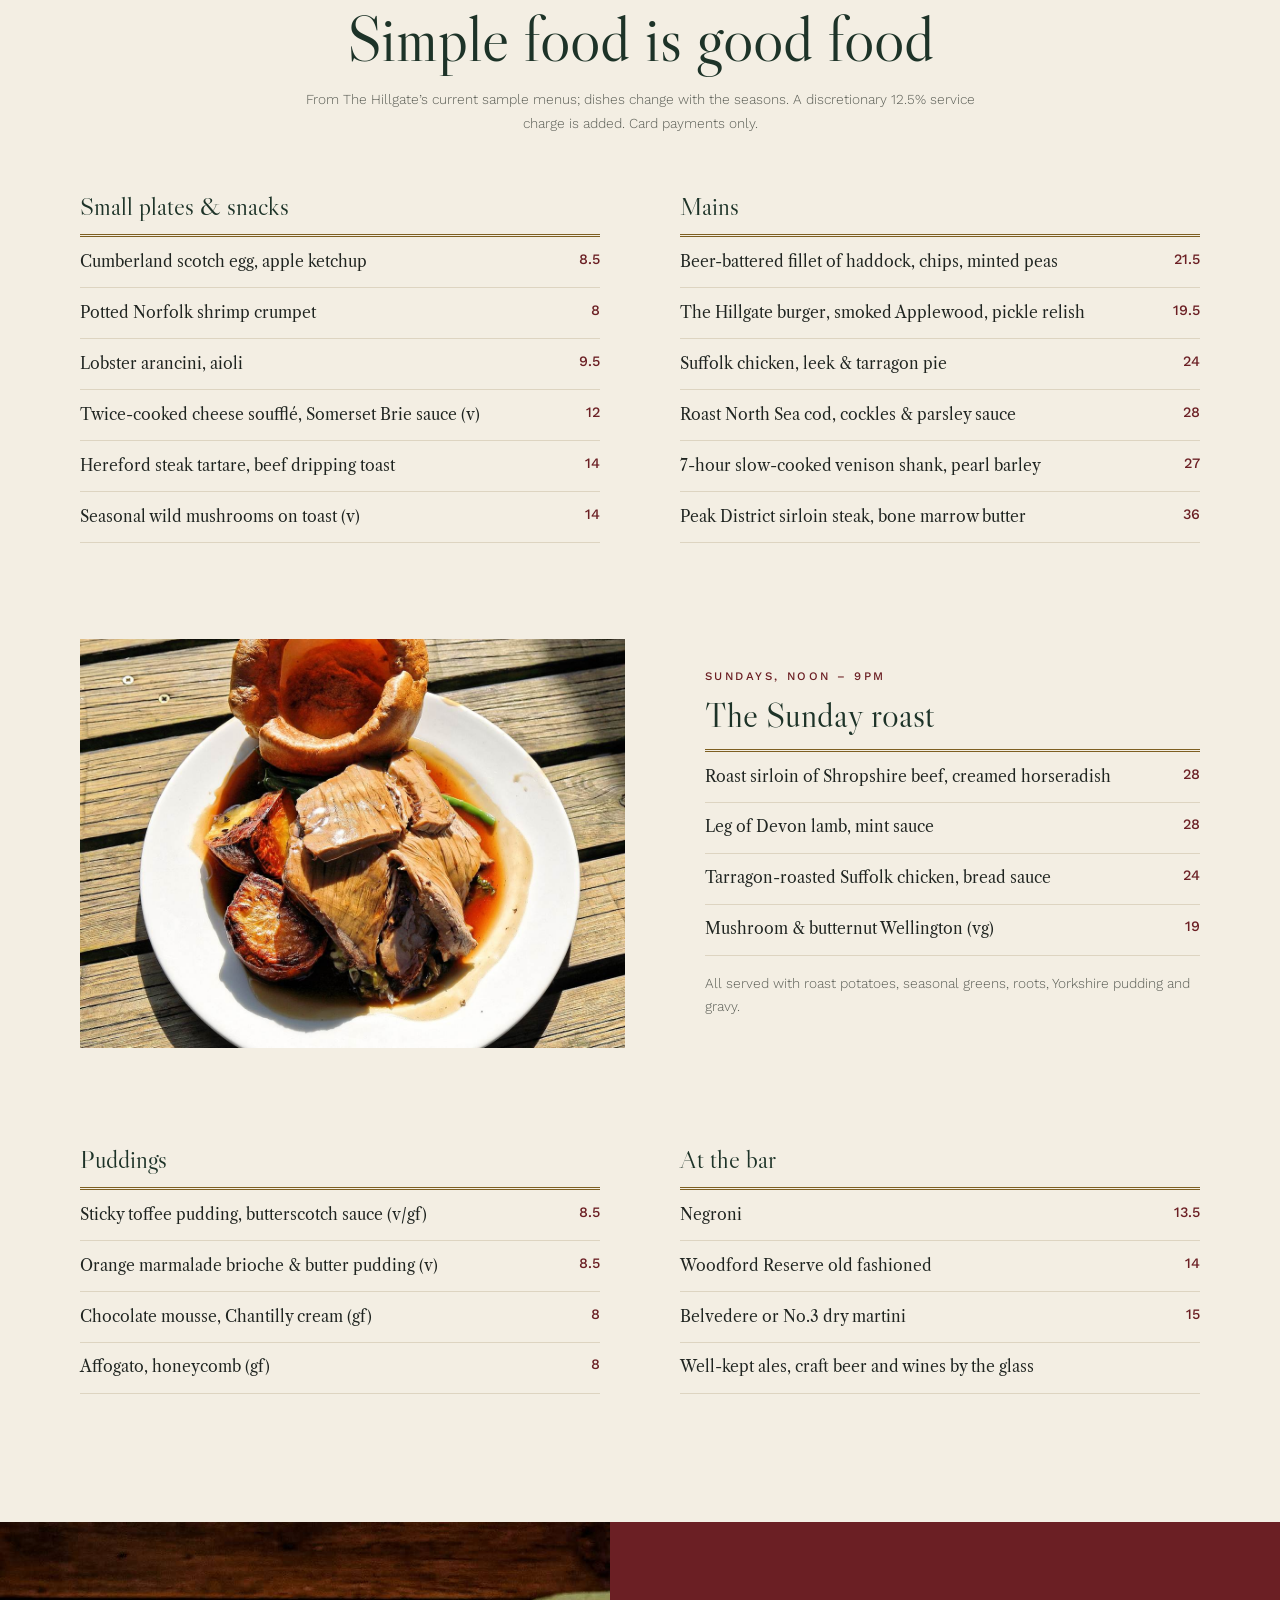
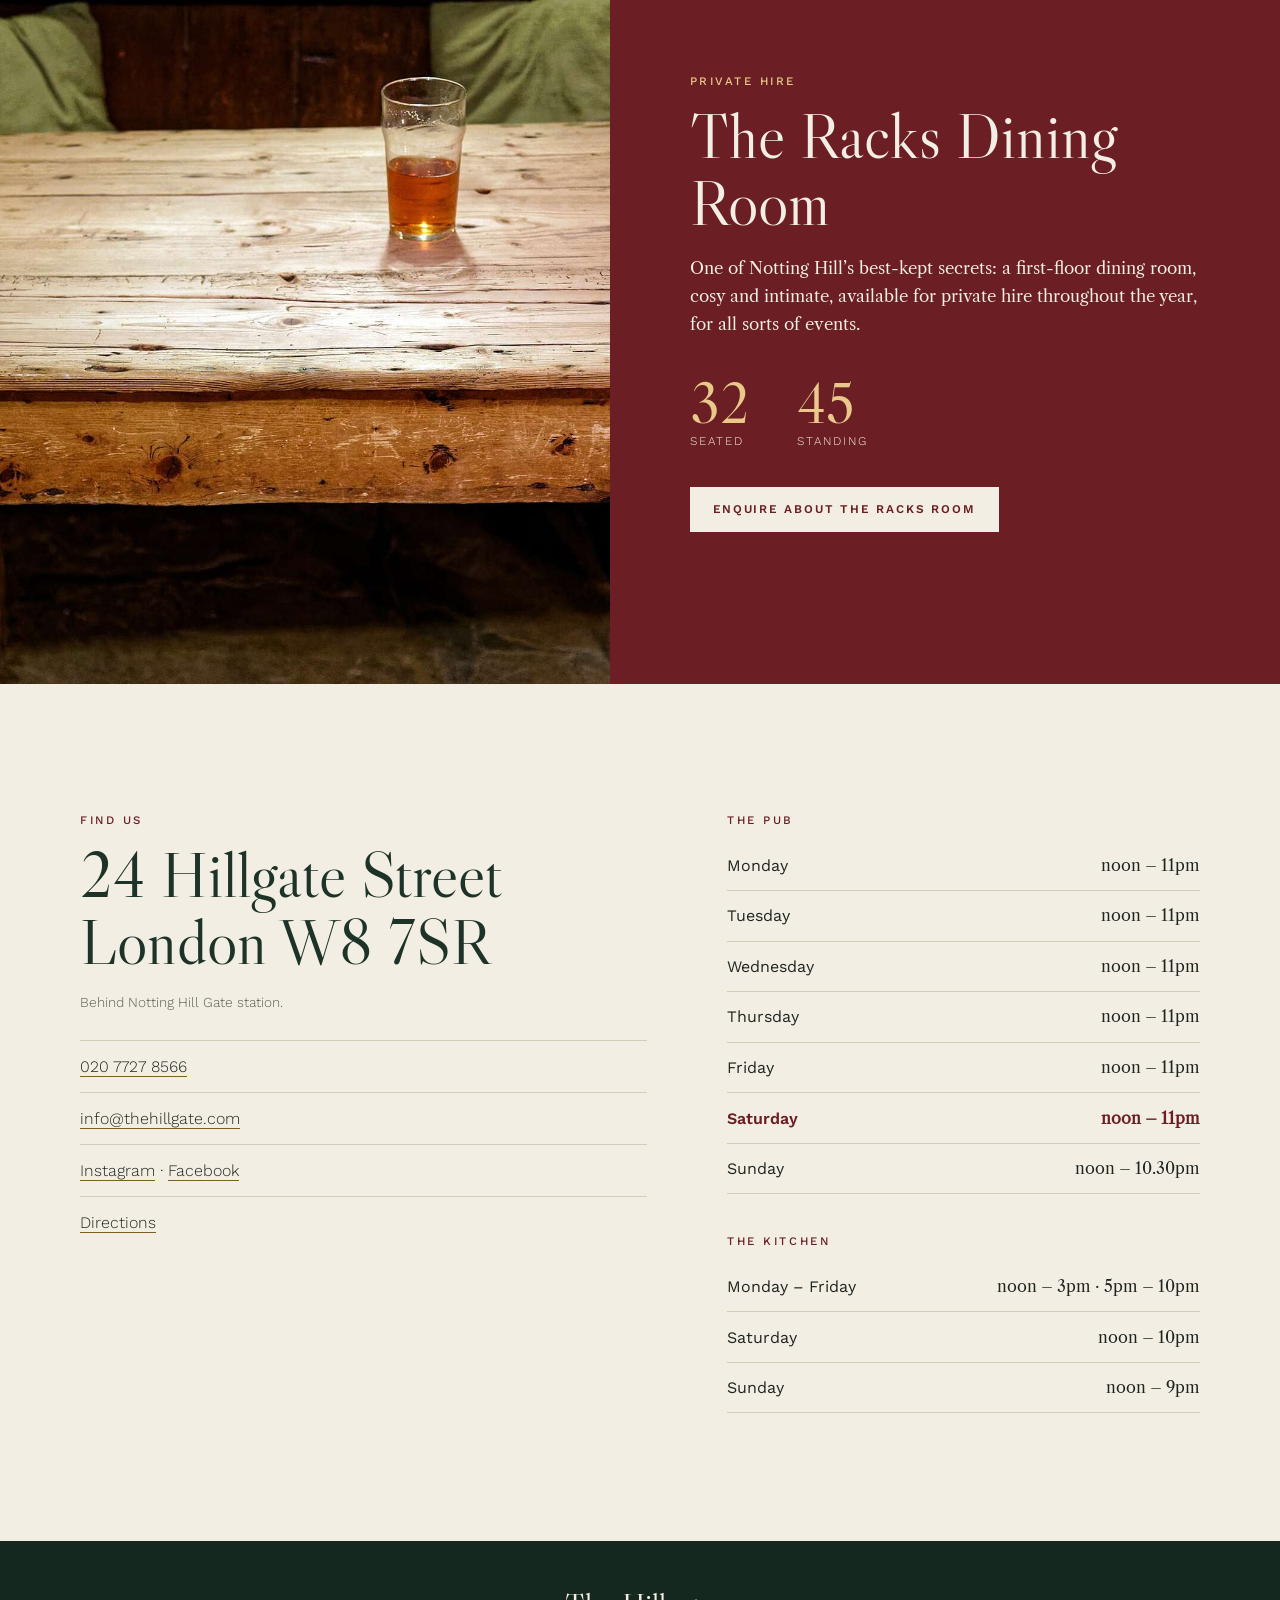
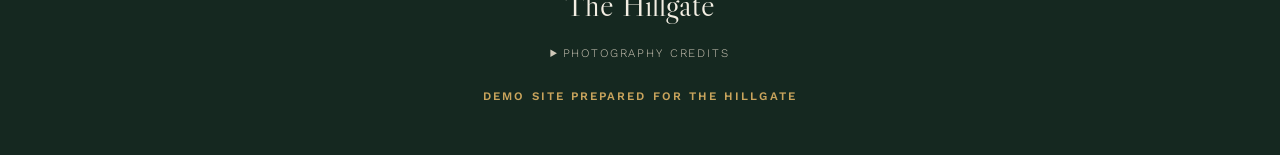
<file: the-hillgate/index.html>
<!doctype html>
<html lang="en-GB">
<head>
<meta charset="utf-8">
<meta name="viewport" content="width=device-width, initial-scale=1, viewport-fit=cover">
<title>The Hillgate · Freehouse est. 1885 · Pub, dining room &amp; Sunday roasts · Hillgate Street W8</title>
<meta name="description" content="The Hillgate, 24 Hillgate Street W8: a neighbourhood freehouse behind Notting Hill Gate station serving seasonal British produce, Sunday roasts and well-kept ales, with the Racks Dining Room upstairs for private hire.">
<meta name="theme-color" content="#1d3328">
<meta name="robots" content="noindex, nofollow">
<meta property="og:type" content="website">
<meta property="og:site_name" content="The Hillgate">
<meta property="og:title" content="The Hillgate · Freehouse est. 1885 · Pub, dining room &amp; Sunday roasts · Hillgate Street W8">
<meta property="og:description" content="The Hillgate, 24 Hillgate Street W8: a neighbourhood freehouse behind Notting Hill Gate station serving seasonal British produce, Sunday roasts and well-kept ales, with the Racks Dining Room upstairs for private hire.">
<meta property="og:url" content="https://liliputnikos-tech.github.io/kensington-restaurant-demos/the-hillgate/">
<meta property="og:image" content="https://liliputnikos-tech.github.io/kensington-restaurant-demos/the-hillgate/img/og.jpg">
<meta property="og:image:width" content="1200">
<meta property="og:image:height" content="630">
<meta property="og:image:alt" content="The Hillgate pub on the corner of Hillgate Street">
<meta property="og:locale" content="en_GB">
<meta name="twitter:card" content="summary_large_image">
<meta name="twitter:image" content="https://liliputnikos-tech.github.io/kensington-restaurant-demos/the-hillgate/img/og.jpg">
<link rel="icon" href="favicon.svg" type="image/svg+xml">
<link rel="preload" href="img/pub.jpg" as="image" fetchpriority="high">
<link rel="stylesheet" href="style.css">
<script type="application/ld+json">{"@context": "https://schema.org", "@type": "BarOrPub", "name": "The Hillgate", "address": {"@type": "PostalAddress", "streetAddress": "24 Hillgate Street", "addressLocality": "London", "postalCode": "W8 7SR", "addressCountry": "GB"}, "telephone": "+442077278566", "email": "info@thehillgate.com", "servesCuisine": ["British"], "openingHoursSpecification": [{"@type": "OpeningHoursSpecification", "dayOfWeek": "Monday", "opens": "12:00", "closes": "23:00"}, {"@type": "OpeningHoursSpecification", "dayOfWeek": "Tuesday", "opens": "12:00", "closes": "23:00"}, {"@type": "OpeningHoursSpecification", "dayOfWeek": "Wednesday", "opens": "12:00", "closes": "23:00"}, {"@type": "OpeningHoursSpecification", "dayOfWeek": "Thursday", "opens": "12:00", "closes": "23:00"}, {"@type": "OpeningHoursSpecification", "dayOfWeek": "Friday", "opens": "12:00", "closes": "23:00"}, {"@type": "OpeningHoursSpecification", "dayOfWeek": "Saturday", "opens": "12:00", "closes": "23:00"}, {"@type": "OpeningHoursSpecification", "dayOfWeek": "Sunday", "opens": "12:00", "closes": "22:30"}], "sameAs": ["https://www.instagram.com/thehillgatepub/", "https://www.facebook.com/TheHillgatePub/"]}</script>
</head>
<body>
<a class="skip" href="#main">Skip to content</a>

<header class="top">
  <a class="brand" href="#main">The Hillgate</a>
  <nav aria-label="Main"><a href="#food">Food &amp; drink</a><a href="#racks">Racks Room</a><a href="#visit">Visit</a></nav>
  <a class="book" href="https://thehillgate.com/reservations">Book a table</a>
</header>
<main id="main">
<section class="hero" aria-labelledby="hero-h">
  <div class="glass">
    <p class="etch-top">Freehouse</p>
    <h1 id="hero-h"><span class="sm">The</span> Hillgate</h1>
    <p class="etch-bot">Est. 1885 · Hillgate Street · W8</p>
  </div>
  <div class="hero-row">
    <figure class="win"><img src="img/pub.jpg" alt="The Hillgate pub, a corner building with hanging baskets on Hillgate Street" width="1000" height="1250" fetchpriority="high"><figcaption>The Hillgate, photographed in 2009</figcaption></figure>
    <div class="hero-copy">
      <p class="lede">A warm welcome every time. A Notting Hill landmark with the charm of a traditional pub, tucked into the pretty streets behind Notting Hill Gate station.</p>
      <p class="status"><span class="lamp" aria-hidden="true"></span><span id="openNow">Open daily from noon</span></p>
      <div class="ctas"><a class="btn" href="https://thehillgate.com/reservations">Book a table</a><a class="btn line" href="#food">Bill of fare</a></div>
    </div>
  </div>
</section>

<section class="ethos" aria-labelledby="ethos-h">
  <h2 id="ethos-h" class="sr-only">Our ethos</h2>
  <p class="big">“We believe a pub should be the soul of its neighbourhood.”</p>
  <p class="small">Simple pleasures: well-kept ales, delicious food and a warm, personal atmosphere. The Hillgate is part of a small, family-owned group of neighbourhood pubs across London, serving the best of seasonal British produce.</p>
</section>

<section class="food" id="food" aria-labelledby="food-h">
  <div class="f-head">
    <p class="kicker">Bill of fare</p>
    <h2 id="food-h">Simple food is good food</h2>
    <p class="note">From The Hillgate’s current sample menus; dishes change with the seasons. A discretionary 12.5% service charge is added. Card payments only.</p>
  </div>
  <div class="f-grid">
    <div class="col"><h3>Small plates &amp; snacks</h3><ul><li><span>Cumberland scotch egg, apple ketchup</span><span class="pr">8.5</span></li><li><span>Potted Norfolk shrimp crumpet</span><span class="pr">8</span></li><li><span>Lobster arancini, aioli</span><span class="pr">9.5</span></li><li><span>Twice-cooked cheese soufflé, Somerset Brie sauce (v)</span><span class="pr">12</span></li><li><span>Hereford steak tartare, beef dripping toast</span><span class="pr">14</span></li><li><span>Seasonal wild mushrooms on toast (v)</span><span class="pr">14</span></li></ul></div>
    <div class="col"><h3>Mains</h3><ul><li><span>Beer-battered fillet of haddock, chips, minted peas</span><span class="pr">21.5</span></li><li><span>The Hillgate burger, smoked Applewood, pickle relish</span><span class="pr">19.5</span></li><li><span>Suffolk chicken, leek &amp; tarragon pie</span><span class="pr">24</span></li><li><span>Roast North Sea cod, cockles &amp; parsley sauce</span><span class="pr">28</span></li><li><span>7-hour slow-cooked venison shank, pearl barley</span><span class="pr">27</span></li><li><span>Peak District sirloin steak, bone marrow butter</span><span class="pr">36</span></li></ul></div>
  </div>
  <div class="sunday">
    <figure><img src="img/roast.jpg" alt="A roast beef dinner with Yorkshire pudding, roast potatoes and vegetables" width="1200" height="900" loading="lazy" decoding="async"></figure>
    <div class="col">
      <p class="kicker">Sundays, noon – 9pm</p>
      <h3>The Sunday roast</h3>
      <ul><li><span>Roast sirloin of Shropshire beef, creamed horseradish</span><span class="pr">28</span></li><li><span>Leg of Devon lamb, mint sauce</span><span class="pr">28</span></li><li><span>Tarragon-roasted Suffolk chicken, bread sauce</span><span class="pr">24</span></li><li><span>Mushroom &amp; butternut Wellington (vg)</span><span class="pr">19</span></li></ul>
      <p class="note">All served with roast potatoes, seasonal greens, roots, Yorkshire pudding and gravy.</p>
    </div>
  </div>
  <div class="f-grid two">
    <div class="col"><h3>Puddings</h3><ul><li><span>Sticky toffee pudding, butterscotch sauce (v/gf)</span><span class="pr">8.5</span></li><li><span>Orange marmalade brioche &amp; butter pudding (v)</span><span class="pr">8.5</span></li><li><span>Chocolate mousse, Chantilly cream (gf)</span><span class="pr">8</span></li><li><span>Affogato, honeycomb (gf)</span><span class="pr">8</span></li></ul></div>
    <div class="col bar"><h3>At the bar</h3><ul><li><span>Negroni</span><span class="pr">13.5</span></li><li><span>Woodford Reserve old fashioned</span><span class="pr">14</span></li><li><span>Belvedere or No.3 dry martini</span><span class="pr">15</span></li><li><span>Well-kept ales, craft beer and wines by the glass</span></li></ul></div>
  </div>
</section>

<section class="racks" id="racks" aria-labelledby="racks-h">
  <figure><img src="img/pint.jpg" alt="A pint on a wooden table in a traditional pub" width="1000" height="1250" loading="lazy" decoding="async"></figure>
  <div class="r-copy">
    <p class="kicker">Private hire</p>
    <h2 id="racks-h">The Racks Dining Room</h2>
    <p>One of Notting Hill’s best-kept secrets: a first-floor dining room, cosy and intimate, available for private hire throughout the year, for all sorts of events.</p>
    <dl class="cap"><div><dt>32</dt><dd>seated</dd></div><div><dt>45</dt><dd>standing</dd></div></dl>
    <a class="btn" href="https://thehillgate.com/spaces">Enquire about the Racks Room</a>
  </div>
</section>

<section class="visit" id="visit" aria-labelledby="visit-h">
  <div>
    <p class="kicker">Find us</p>
    <h2 id="visit-h">24 Hillgate Street<br>London W8 7SR</h2>
    <p class="note">Behind Notting Hill Gate station.</p>
    <ul class="lnk">
      <li><a href="tel:+442077278566">020 7727 8566</a></li>
      <li><a href="mailto:info@thehillgate.com">info@thehillgate.com</a></li>
      <li><a href="https://www.instagram.com/thehillgatepub/">Instagram</a> · <a href="https://www.facebook.com/TheHillgatePub/">Facebook</a></li>
      <li><a href="https://www.google.com/maps/dir/?api=1&destination=The+Hillgate%2C+24+Hillgate+Street%2C+London+W8+7SR">Directions</a></li>
    </ul>
  </div>
  <div>
    <p class="kicker">The pub</p>
    <table class="hours" id="hoursTable"><caption class="sr-only">Pub opening hours</caption><tbody><tr data-d="1"><th scope="row">Monday</th><td>noon – 11pm</td></tr><tr data-d="2"><th scope="row">Tuesday</th><td>noon – 11pm</td></tr><tr data-d="3"><th scope="row">Wednesday</th><td>noon – 11pm</td></tr><tr data-d="4"><th scope="row">Thursday</th><td>noon – 11pm</td></tr><tr data-d="5"><th scope="row">Friday</th><td>noon – 11pm</td></tr><tr data-d="6"><th scope="row">Saturday</th><td>noon – 11pm</td></tr><tr data-d="0"><th scope="row">Sunday</th><td>noon – 10.30pm</td></tr></tbody></table>
    <p class="kicker k2">The kitchen</p>
    <table class="hours"><caption class="sr-only">Kitchen hours</caption><tbody><tr><th scope="row">Monday – Friday</th><td>noon – 3pm · 5pm – 10pm</td></tr><tr><th scope="row">Saturday</th><td>noon – 10pm</td></tr><tr><th scope="row">Sunday</th><td>noon – 9pm</td></tr></tbody></table>
  </div>
</section>
</main>
<footer class="foot">
  <p class="foot-mark">The Hillgate</p>
  <details class="credits"><summary>Photography credits</summary><ul><li>The Hillgate (2009): <a href="https://commons.wikimedia.org/wiki/File:Hillgate,_Notting_Hill,_W8_(3349046341).jpg">Ewan Munro from London, UK</a>, <a href="https://creativecommons.org/licenses/by-sa/2.0/">CC BY-SA 2.0</a>, via Wikimedia Commons; cropped and recompressed</li><li>Roast dinner (illustrative): <a href="https://commons.wikimedia.org/wiki/File:Roast_beef_dinner_at_Black_Horse_Inn,_Nuthurst,_West_Sussex,_England.jpg">Acabashi</a>, <a href="https://creativecommons.org/licenses/by-sa/4.0/">CC BY-SA 4.0</a>, via Wikimedia Commons; cropped and recompressed</li><li>Pub table (illustrative): <a href="https://commons.wikimedia.org/wiki/File:%27Haunted_table%27_of_The_Black_Horse_Inn,_Nuthurst,_West_Sussex.jpg">Acabashi</a>, <a href="https://creativecommons.org/licenses/by-sa/4.0/">CC BY-SA 4.0</a>, via Wikimedia Commons; cropped and recompressed</li></ul></details>
  <p class="demo-note">Demo site prepared for The Hillgate</p>
</footer>
<script>
(function(){try{var H={"1": [720, 1380, "noon", "11pm"], "2": [720, 1380, "noon", "11pm"], "3": [720, 1380, "noon", "11pm"], "4": [720, 1380, "noon", "11pm"], "5": [720, 1380, "noon", "11pm"], "6": [720, 1380, "noon", "11pm"], "0": [720, 1350, "noon", "10.30pm"]},L={"1": "Monday", "2": "Tuesday", "3": "Wednesday", "4": "Thursday", "5": "Friday", "6": "Saturday", "0": "Sunday"};
var p=new Intl.DateTimeFormat('en-GB',{timeZone:'Europe/London',weekday:'short',hour:'numeric',minute:'numeric',hourCycle:'h23'}).formatToParts(new Date());
var g=function(t){for(var i=0;i<p.length;i++)if(p[i].type===t)return p[i].value};
var d=['Sun','Mon','Tue','Wed','Thu','Fri','Sat'].indexOf(g('weekday')),m=parseInt(g('hour'),10)*60+parseInt(g('minute'),10);
var row=document.querySelector('#hoursTable tr[data-d="'+d+'"]');if(row)row.classList.add('today');
var el=document.getElementById('openNow');if(!el)return;
var y=H[(d+6)%7],t=H[d],open=false,close;
if(y&&y[1]>1440&&m<y[1]-1440){open=true;close=y[3]}
else if(t&&m>=t[0]&&m<t[1]){open=true;close=t[3]}
var txt;if(open)txt='Open now, until '+close;
else{var when;if(t&&m<t[0])when=t[2]+' today';else{for(var k=1;k<=7;k++){var n=(d+k)%7;if(H[n]){when=(k===1?'tomorrow':L[n])+' at '+H[n][2];break}}}txt='Closed now, opens '+when}
el.textContent=txt;el.setAttribute('data-open',open?'1':'0');}catch(e){}})();
</script>
</body>
</html>
</file>
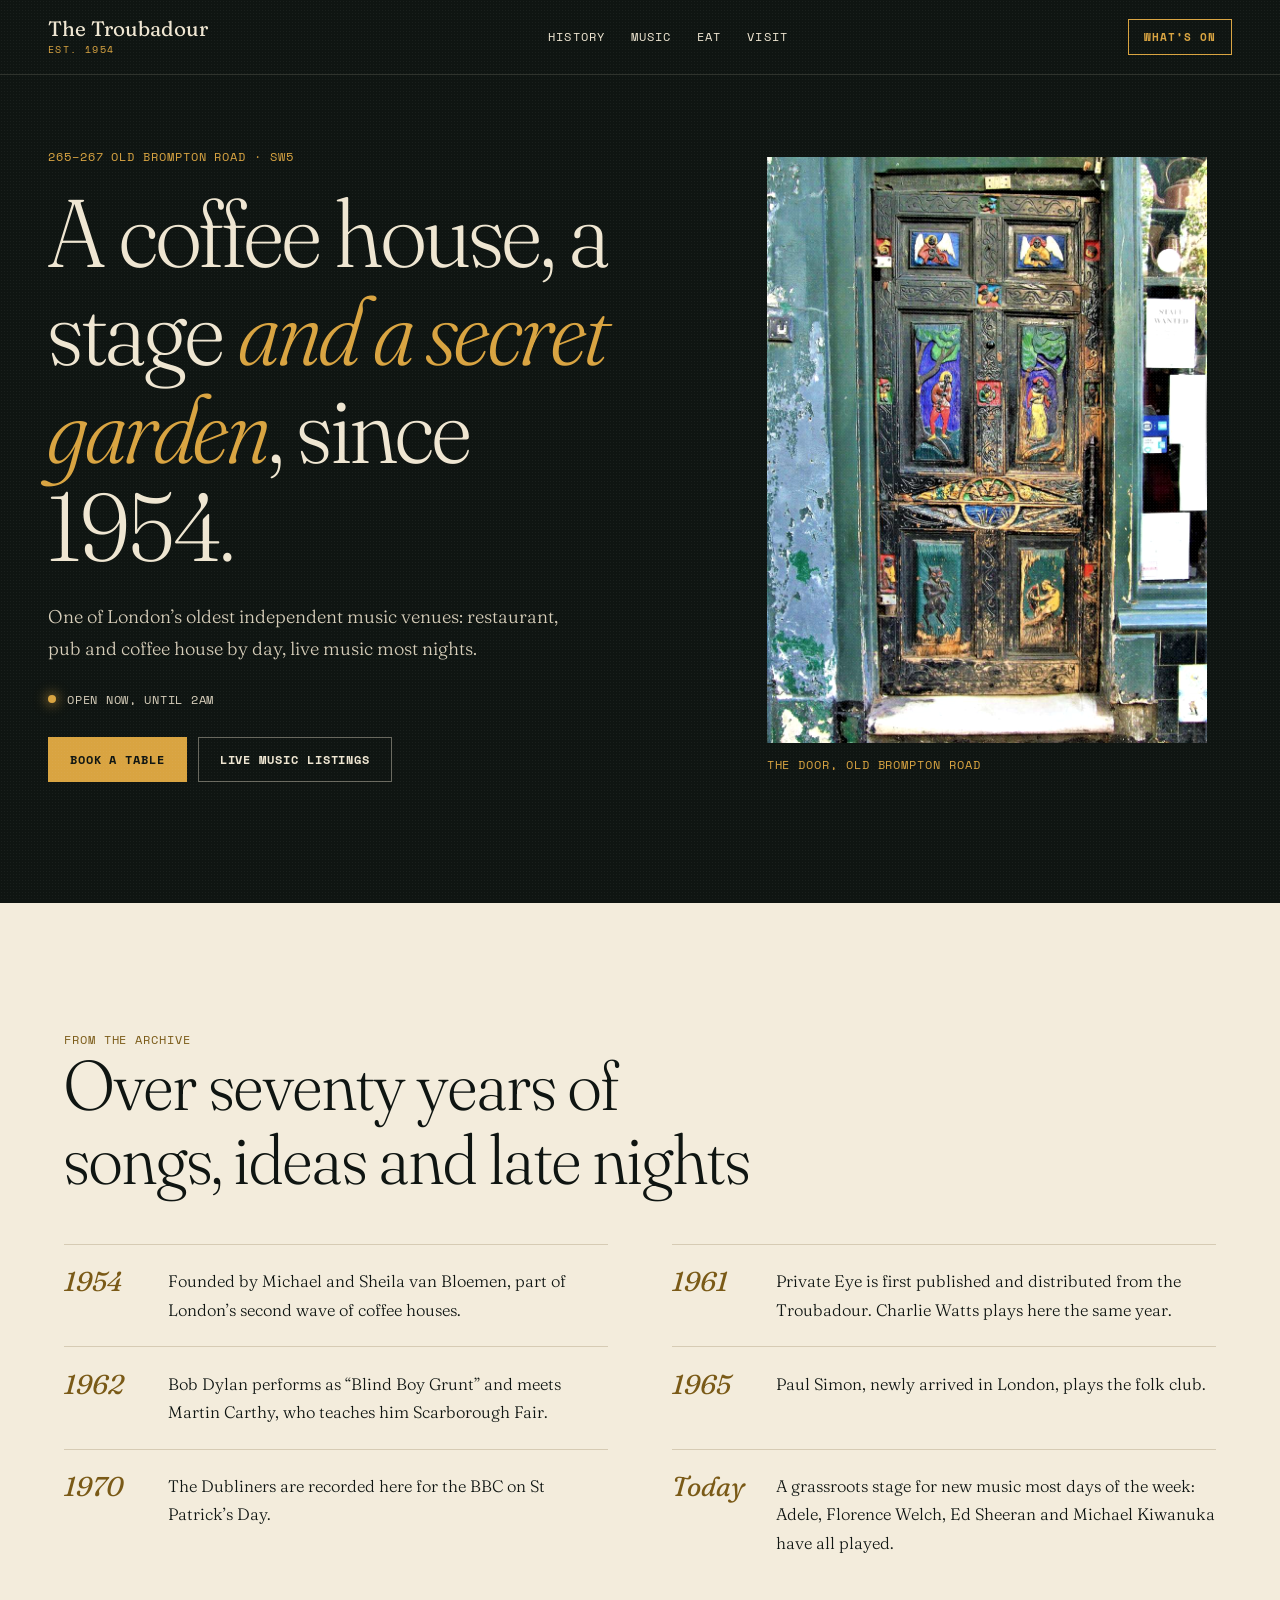
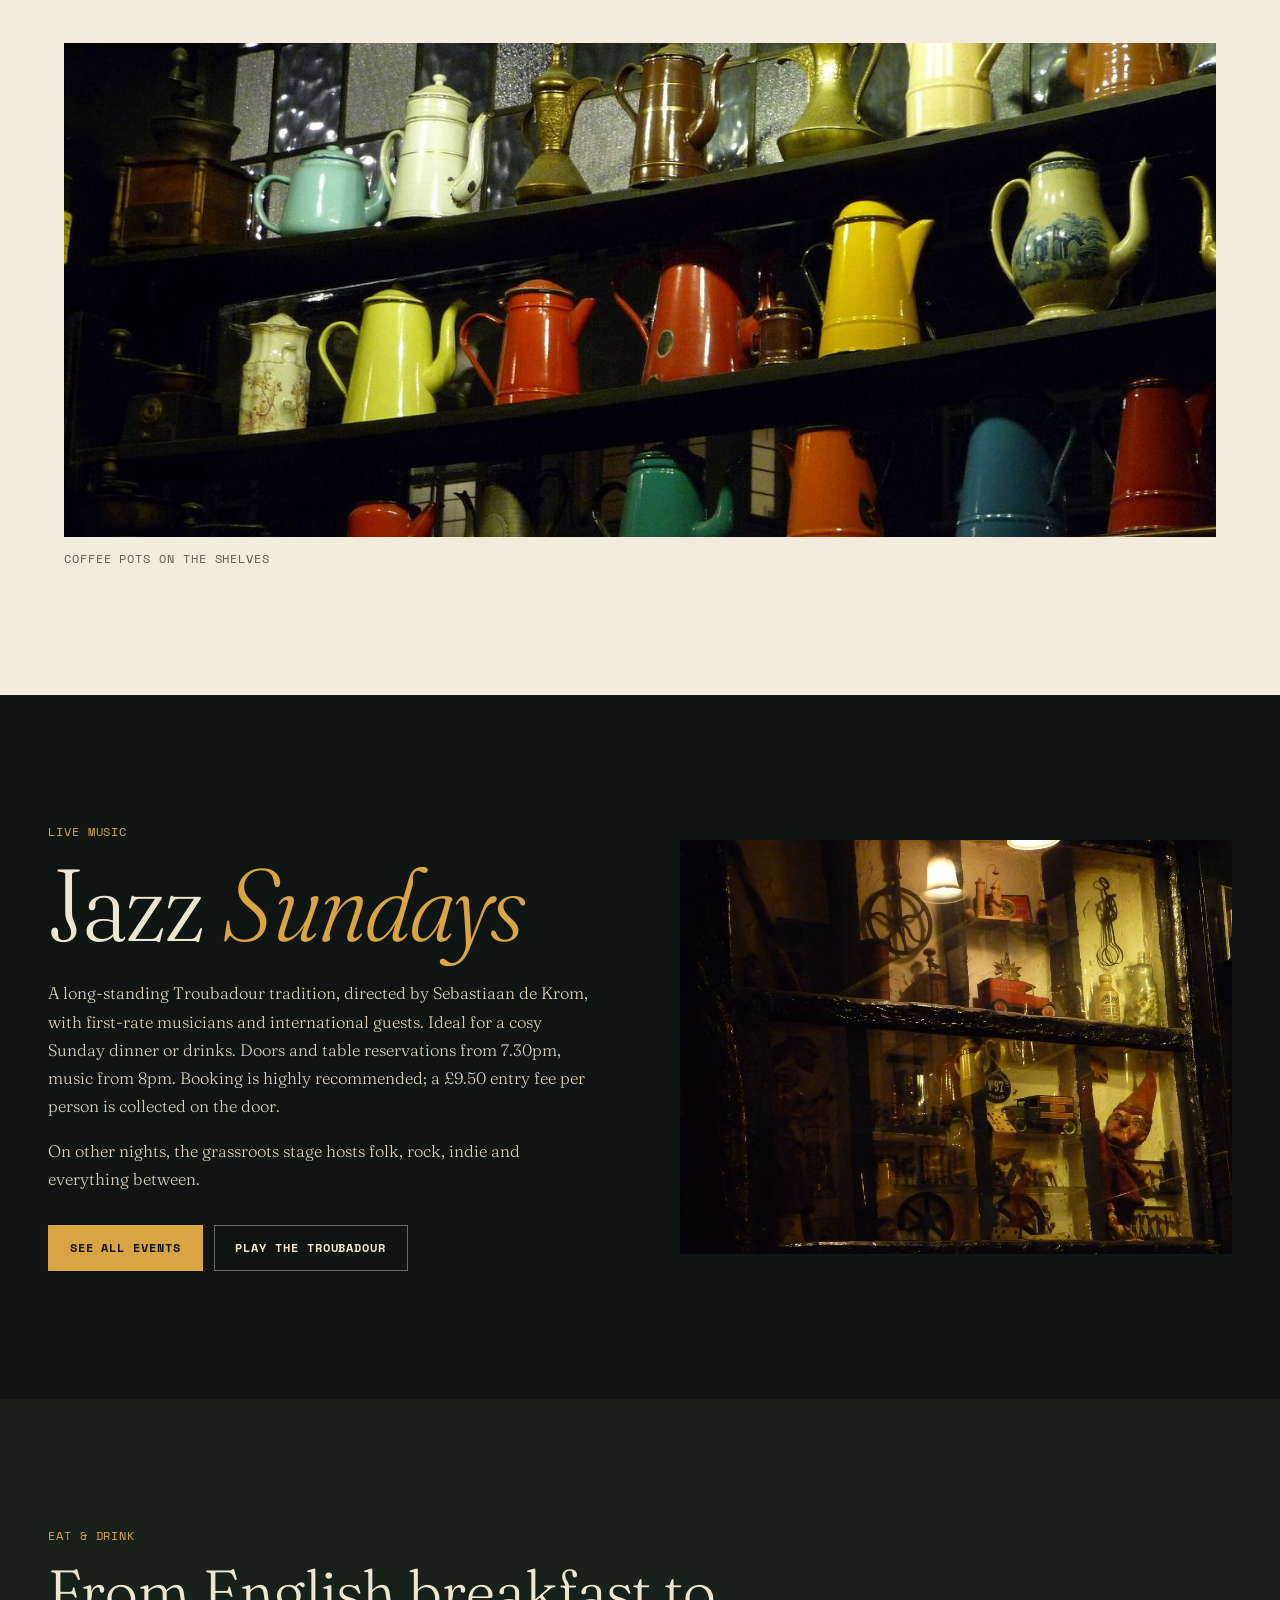
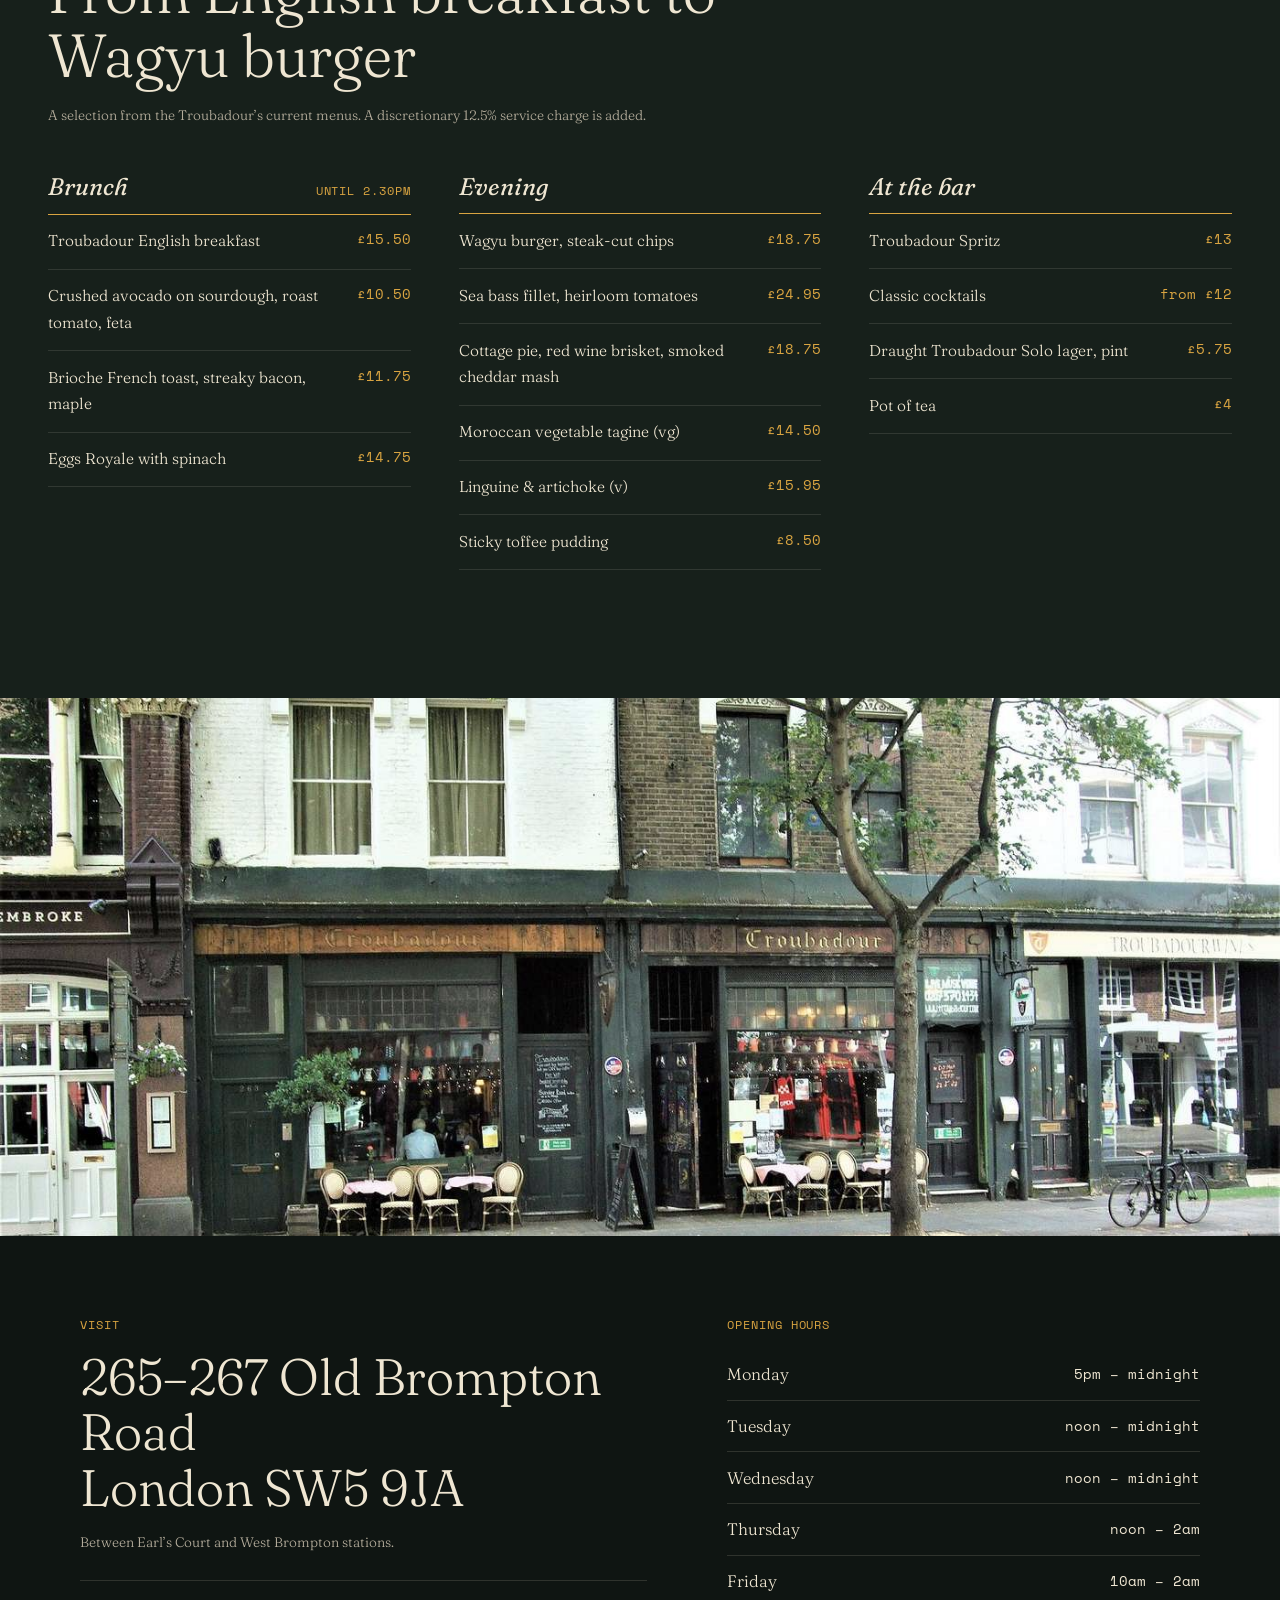
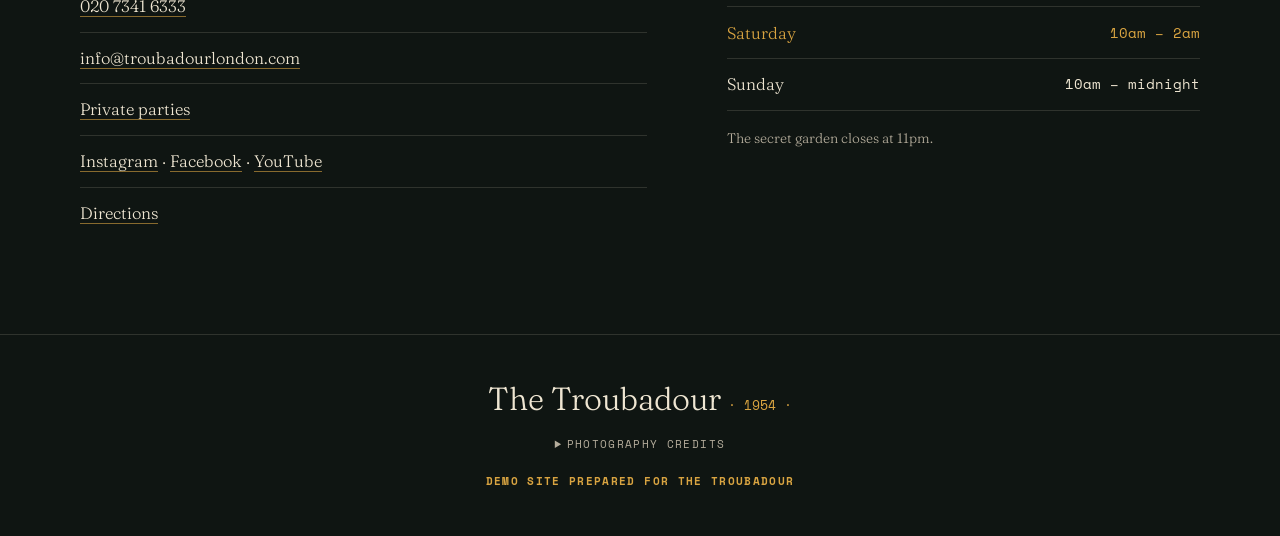
<file: troubadour/index.html>
<!doctype html>
<html lang="en-GB">
<head>
<meta charset="utf-8">
<meta name="viewport" content="width=device-width, initial-scale=1, viewport-fit=cover">
<title>The Troubadour · Coffee house, restaurant, live music &amp; secret garden since 1954 · Old Brompton Road</title>
<meta name="description" content="The Troubadour, 265–267 Old Brompton Road, Earl’s Court SW5: an independent coffee house, restaurant, bar and live music venue with a secret garden, founded in 1954. Jazz Sundays, brunch and evening menus.">
<meta name="theme-color" content="#0f1512">
<meta name="robots" content="noindex, nofollow">
<meta property="og:type" content="website">
<meta property="og:site_name" content="The Troubadour">
<meta property="og:title" content="The Troubadour · Coffee house, restaurant, live music &amp; secret garden since 1954 · Old Brompton Road">
<meta property="og:description" content="The Troubadour, 265–267 Old Brompton Road, Earl’s Court SW5: an independent coffee house, restaurant, bar and live music venue with a secret garden, founded in 1954. Jazz Sundays, brunch and evening menus.">
<meta property="og:url" content="https://liliputnikos-tech.github.io/kensington-restaurant-demos/troubadour/">
<meta property="og:image" content="https://liliputnikos-tech.github.io/kensington-restaurant-demos/troubadour/img/og.jpg">
<meta property="og:image:width" content="1200">
<meta property="og:image:height" content="630">
<meta property="og:image:alt" content="The painted door of the Troubadour coffee house on Old Brompton Road">
<meta property="og:locale" content="en_GB">
<meta name="twitter:card" content="summary_large_image">
<meta name="twitter:image" content="https://liliputnikos-tech.github.io/kensington-restaurant-demos/troubadour/img/og.jpg">
<link rel="icon" href="favicon.svg" type="image/svg+xml">
<link rel="preload" href="img/door.jpg" as="image" fetchpriority="high">
<link rel="stylesheet" href="style.css">
<script type="application/ld+json">{"@context": "https://schema.org", "@type": "BarOrPub", "name": "The Troubadour", "address": {"@type": "PostalAddress", "streetAddress": "265–267 Old Brompton Road", "addressLocality": "London", "postalCode": "SW5 9JA", "addressCountry": "GB"}, "telephone": "+442073416333", "email": "info@troubadourlondon.com", "servesCuisine": ["British", "European"], "openingHoursSpecification": [{"@type": "OpeningHoursSpecification", "dayOfWeek": "Monday", "opens": "17:00", "closes": "00:00"}, {"@type": "OpeningHoursSpecification", "dayOfWeek": "Tuesday", "opens": "12:00", "closes": "00:00"}, {"@type": "OpeningHoursSpecification", "dayOfWeek": "Wednesday", "opens": "12:00", "closes": "00:00"}, {"@type": "OpeningHoursSpecification", "dayOfWeek": "Thursday", "opens": "12:00", "closes": "02:00"}, {"@type": "OpeningHoursSpecification", "dayOfWeek": "Friday", "opens": "10:00", "closes": "02:00"}, {"@type": "OpeningHoursSpecification", "dayOfWeek": "Saturday", "opens": "10:00", "closes": "02:00"}, {"@type": "OpeningHoursSpecification", "dayOfWeek": "Sunday", "opens": "10:00", "closes": "00:00"}], "sameAs": ["https://www.instagram.com/troubadourlondon/", "https://www.facebook.com/thetroubadourlondon", "https://twitter.com/troubadourldn", "https://www.youtube.com/channel/UC45T17fliN3Skh17p3FKXSw", "https://www.tiktok.com/@troubadourlondon"]}</script>
</head>
<body>
<a class="skip" href="#main">Skip to content</a>

<header class="top">
  <a class="brand" href="#main">The Troubadour<span>Est. 1954</span></a>
  <nav aria-label="Main"><a href="#history">History</a><a href="#music">Music</a><a href="#eat">Eat</a><a href="#visit">Visit</a></nav>
  <a class="tix" href="https://www.troubadourlondon.com/all-events">What’s on</a>
</header>
<main id="main">
<section class="hero" aria-labelledby="hero-h">
  <div class="hero-copy">
    <p class="mono">265–267 Old Brompton Road · SW5</p>
    <h1 id="hero-h">A coffee house, a stage <em>and a secret garden</em>, since 1954.</h1>
    <p class="lede">One of London’s oldest independent music venues: restaurant, pub and coffee house by day, live music most nights.</p>
    <p class="status"><span class="flame" aria-hidden="true"></span><span id="openNow">Open daily · garden until 11pm</span></p>
    <div class="ctas"><a class="btn" href="https://www.troubadourlondon.com/table-reservations">Book a table</a><a class="btn line" href="https://www.troubadourlondon.com/all-events">Live music listings</a></div>
  </div>
  <figure class="door"><img src="img/door.jpg" alt="The Troubadour’s painted wooden door, decorated with folk-art panels" width="900" height="1200" fetchpriority="high"><figcaption class="mono">The door, Old Brompton Road</figcaption></figure>
</section>

<section class="history" id="history" aria-labelledby="hist-h">
  <div class="h-head"><p class="mono">From the archive</p><h2 id="hist-h">Over seventy years of songs, ideas and late nights</h2></div>
  <ol class="tl"><li><span class="yr">1954</span><p>Founded by Michael and Sheila van Bloemen, part of London’s second wave of coffee houses.</p></li><li><span class="yr">1961</span><p>Private Eye is first published and distributed from the Troubadour. Charlie Watts plays here the same year.</p></li><li><span class="yr">1962</span><p>Bob Dylan performs as “Blind Boy Grunt” and meets Martin Carthy, who teaches him Scarborough Fair.</p></li><li><span class="yr">1965</span><p>Paul Simon, newly arrived in London, plays the folk club.</p></li><li><span class="yr">1970</span><p>The Dubliners are recorded here for the BBC on St Patrick’s Day.</p></li><li><span class="yr">Today</span><p>A grassroots stage for new music most days of the week: Adele, Florence Welch, Ed Sheeran and Michael Kiwanuka have all played.</p></li></ol>
  <figure class="pots"><img src="img/pots.jpg" alt="Rows of vintage enamel coffee pots on the Troubadour’s shelves" width="1400" height="787" loading="lazy" decoding="async"><figcaption class="mono">Coffee pots on the shelves</figcaption></figure>
</section>

<section class="music" id="music" aria-labelledby="music-h">
  <div class="m-copy">
    <p class="mono">Live music</p>
    <h2 id="music-h">Jazz <em>Sundays</em></h2>
    <p>A long-standing Troubadour tradition, directed by Sebastiaan de Krom, with first-rate musicians and international guests. Ideal for a cosy Sunday dinner or drinks. Doors and table reservations from 7.30pm, music from 8pm. Booking is highly recommended; a £9.50 entry fee per person is collected on the door.</p>
    <p>On other nights, the grassroots stage hosts folk, rock, indie and everything between.</p>
    <div class="ctas"><a class="btn" href="https://www.troubadourlondon.com/all-events">See all events</a><a class="btn line" href="mailto:music@troubadourlondon.com">Play the Troubadour</a></div>
  </div>
  <figure class="m-img"><img src="img/ephemera.jpg" alt="Vintage ephemera and objects displayed in the Troubadour’s window" width="1000" height="750" loading="lazy" decoding="async"></figure>
</section>

<section class="eat" id="eat" aria-labelledby="eat-h">
  <div class="e-head"><p class="mono">Eat &amp; drink</p><h2 id="eat-h">From English breakfast to Wagyu burger</h2>
  <p class="note">A selection from the Troubadour’s current menus. A discretionary 12.5% service charge is added.</p></div>
  <div class="e-grid">
    <div class="e-col"><h3>Brunch <span class="mono">until 2.30pm</span></h3><ul><li><span>Troubadour English breakfast</span><span class="pr">£15.50</span></li><li><span>Crushed avocado on sourdough, roast tomato, feta</span><span class="pr">£10.50</span></li><li><span>Brioche French toast, streaky bacon, maple</span><span class="pr">£11.75</span></li><li><span>Eggs Royale with spinach</span><span class="pr">£14.75</span></li></ul></div>
    <div class="e-col"><h3>Evening</h3><ul><li><span>Wagyu burger, steak-cut chips</span><span class="pr">£18.75</span></li><li><span>Sea bass fillet, heirloom tomatoes</span><span class="pr">£24.95</span></li><li><span>Cottage pie, red wine brisket, smoked cheddar mash</span><span class="pr">£18.75</span></li><li><span>Moroccan vegetable tagine (vg)</span><span class="pr">£14.50</span></li><li><span>Linguine &amp; artichoke (v)</span><span class="pr">£15.95</span></li><li><span>Sticky toffee pudding</span><span class="pr">£8.50</span></li></ul></div>
    <div class="e-col"><h3>At the bar</h3><ul><li><span>Troubadour Spritz</span><span class="pr">£13</span></li><li><span>Classic cocktails</span><span class="pr">from £12</span></li><li><span>Draught Troubadour Solo lager, pint</span><span class="pr">£5.75</span></li><li><span>Pot of tea</span><span class="pr">£4</span></li></ul></div>
  </div>
</section>

<section class="visit" id="visit" aria-labelledby="visit-h">
  <figure class="ext"><img src="img/exterior.jpg" alt="The Troubadour’s frontage on Old Brompton Road with café tables outside" width="1400" height="787" loading="lazy" decoding="async"></figure>
  <div class="v-grid">
    <div>
      <p class="mono">Visit</p>
      <h2 id="visit-h">265–267 Old Brompton Road<br>London SW5 9JA</h2>
      <p class="note">Between Earl’s Court and West Brompton stations.</p>
      <ul class="lnk">
        <li><a href="tel:+442073416333">020 7341 6333</a></li>
        <li><a href="mailto:info@troubadourlondon.com">info@troubadourlondon.com</a></li>
        <li><a href="https://www.troubadourlondon.com/private-parties">Private parties</a></li>
        <li><a href="https://www.instagram.com/troubadourlondon/">Instagram</a> · <a href="https://www.facebook.com/thetroubadourlondon">Facebook</a> · <a href="https://www.youtube.com/channel/UC45T17fliN3Skh17p3FKXSw">YouTube</a></li>
        <li><a href="https://www.google.com/maps/dir/?api=1&destination=The+Troubadour%2C+265-267+Old+Brompton+Road%2C+London+SW5+9JA">Directions</a></li>
      </ul>
    </div>
    <div>
      <p class="mono">Opening hours</p>
      <table class="hours" id="hoursTable"><caption class="sr-only">Opening hours</caption><tbody><tr data-d="1"><th scope="row">Monday</th><td>5pm – midnight</td></tr><tr data-d="2"><th scope="row">Tuesday</th><td>noon – midnight</td></tr><tr data-d="3"><th scope="row">Wednesday</th><td>noon – midnight</td></tr><tr data-d="4"><th scope="row">Thursday</th><td>noon – 2am</td></tr><tr data-d="5"><th scope="row">Friday</th><td>10am – 2am</td></tr><tr data-d="6"><th scope="row">Saturday</th><td>10am – 2am</td></tr><tr data-d="0"><th scope="row">Sunday</th><td>10am – midnight</td></tr></tbody></table>
      <p class="note">The secret garden closes at 11pm.</p>
    </div>
  </div>
</section>
</main>
<footer class="foot">
  <p class="foot-mark">The Troubadour <span>· 1954 ·</span></p>
  <details class="credits"><summary>Photography credits</summary><ul><li>The Troubadour door: <a href="https://commons.wikimedia.org/wiki/File:The_door_to_the_Troubadour_Coffee_Bar_at_263%E2%80%93267_Old_Brompton_Road.jpg">Jim Linwood</a>, <a href="https://creativecommons.org/licenses/by/2.0/">CC BY 2.0</a>, via Wikimedia Commons; cropped and recompressed</li><li>Coffee pots: <a href="https://commons.wikimedia.org/wiki/File:Coffee_Pots_-_Troubadour,_London.jpg">Dakimapics</a>, <a href="https://creativecommons.org/licenses/by-sa/2.0/">CC BY-SA 2.0</a>, via Wikimedia Commons; cropped and recompressed</li><li>Window ephemera: <a href="https://commons.wikimedia.org/wiki/File:Ephemera_-_Troubadour,_London.jpg">Dakimapics</a>, <a href="https://creativecommons.org/licenses/by-sa/2.0/">CC BY-SA 2.0</a>, via Wikimedia Commons; cropped and recompressed</li><li>Old Brompton Road frontage: <a href="https://commons.wikimedia.org/wiki/File:The_Troubadour_Club,_Old_Brompton_Road,_Earl%27s_Court_-_London.jpg">Jim Linwood</a>, <a href="https://creativecommons.org/licenses/by/2.0/">CC BY 2.0</a>, via Wikimedia Commons; cropped and recompressed</li></ul></details>
  <p class="demo-note">Demo site prepared for The Troubadour</p>
</footer>
<script>
(function(){try{var H={"1": [1020, 1440, "5pm", "midnight"], "2": [720, 1440, "noon", "midnight"], "3": [720, 1440, "noon", "midnight"], "4": [720, 1560, "noon", "2am"], "5": [600, 1560, "10am", "2am"], "6": [600, 1560, "10am", "2am"], "0": [600, 1440, "10am", "midnight"]},L={"1": "Monday", "2": "Tuesday", "3": "Wednesday", "4": "Thursday", "5": "Friday", "6": "Saturday", "0": "Sunday"};
var p=new Intl.DateTimeFormat('en-GB',{timeZone:'Europe/London',weekday:'short',hour:'numeric',minute:'numeric',hourCycle:'h23'}).formatToParts(new Date());
var g=function(t){for(var i=0;i<p.length;i++)if(p[i].type===t)return p[i].value};
var d=['Sun','Mon','Tue','Wed','Thu','Fri','Sat'].indexOf(g('weekday')),m=parseInt(g('hour'),10)*60+parseInt(g('minute'),10);
var row=document.querySelector('#hoursTable tr[data-d="'+d+'"]');if(row)row.classList.add('today');
var el=document.getElementById('openNow');if(!el)return;
var y=H[(d+6)%7],t=H[d],open=false,close;
if(y&&y[1]>1440&&m<y[1]-1440){open=true;close=y[3]}
else if(t&&m>=t[0]&&m<t[1]){open=true;close=t[3]}
var txt;if(open)txt='Open now, until '+close;
else{var when;if(t&&m<t[0])when=t[2]+' today';else{for(var k=1;k<=7;k++){var n=(d+k)%7;if(H[n]){when=(k===1?'tomorrow':L[n])+' at '+H[n][2];break}}}txt='Closed now, opens '+when}
el.textContent=txt;el.setAttribute('data-open',open?'1':'0');}catch(e){}})();
</script>
</body>
</html>
</file>
<file: a-braccetto/style.css>
@font-face{font-family:'Gilda Display';font-style:normal;font-weight:400;font-display:swap;src:url(fonts/GildaDisplay-normal-e62fbd.woff2) format('woff2')}
@font-face{font-family:'Karla';font-style:italic;font-weight:300;font-display:swap;src:url(fonts/Karla-italic-88437f.woff2) format('woff2')}
@font-face{font-family:'Karla';font-style:normal;font-weight:300 700;font-display:swap;src:url(fonts/Karla-normal-c93b03.woff2) format('woff2')}
.sr-only{position:absolute!important;width:1px;height:1px;padding:0;margin:-1px;overflow:hidden;clip:rect(0,0,0,0);white-space:nowrap;border:0}
.skip{position:absolute;left:-999px;top:0}.skip:focus{left:12px;top:12px;z-index:100;background:#fff;color:#000;padding:10px 14px}
*,*::before,*::after{box-sizing:border-box}html{-webkit-text-size-adjust:100%;text-size-adjust:100%;scroll-behavior:smooth}
body{margin:0;-webkit-font-smoothing:antialiased;-moz-osx-font-smoothing:grayscale;text-rendering:optimizeLegibility}
img{display:block;max-width:100%;height:auto}a{color:inherit}h1,h2,h3,h4,p,ul,ol,figure,dl,dd,blockquote{margin:0}ul,ol{padding:0;list-style:none}
table{border-collapse:collapse}
:focus-visible{outline:2px solid currentColor;outline-offset:3px}
details.credits summary{cursor:pointer}
@media (prefers-reduced-motion:reduce){*,*::before,*::after{animation-duration:.001ms!important;animation-iteration-count:1!important;transition-duration:.001ms!important;scroll-behavior:auto!important}}

:root{--ivory:#f5f0e6;--olive:#33402b;--olive2:#2a3524;--ink:#23241f;--sand:#d9b88a;--terra:#9a4a2f;--mute:#5d5a50;
--disp:'Gilda Display',Georgia,serif;--sans:'Karla',system-ui,sans-serif}
body{background:var(--ivory);color:var(--ink);font:300 1.02rem/1.7 var(--sans)}
em{font-style:italic}
.kicker{font:500 .74rem/1.4 var(--sans);letter-spacing:.2em;text-transform:uppercase;color:var(--terra)}
.note{font-size:.88rem;color:var(--mute);margin-top:1rem}
h1,h2,h3,h4{font-family:var(--disp);font-weight:400}
.rings{width:42px;height:22px;fill:none;stroke:currentColor;stroke-width:1.6}
.rings circle:last-child{stroke:var(--terra);transform-origin:40px 16px;animation:link 7s ease-in-out infinite}
@keyframes link{0%,100%{transform:translateX(0)}50%{transform:translateX(-3px)}}
.top{display:flex;align-items:center;justify-content:space-between;gap:1rem;padding:1rem 1.25rem;border-bottom:1px solid #e0d8c8}
.brand{display:flex;align-items:center;gap:.6rem;text-decoration:none;font:400 1.35rem/1 var(--disp)}
.top nav{display:none;gap:2rem}.top nav a{text-decoration:none;font-size:.85rem;letter-spacing:.06em;padding:.3rem 0;background:linear-gradient(var(--terra),var(--terra)) left bottom/0 1px no-repeat;transition:background-size .4s}
.top nav a:hover{background-size:100% 1px}
.book{font:500 .78rem/1 var(--sans);letter-spacing:.14em;text-transform:uppercase;text-decoration:none;background:var(--olive);color:var(--ivory);padding:.8rem 1.1rem;border-radius:999px;transition:background .3s}
.book:hover{background:var(--terra)}
.hero{display:grid;gap:3rem;padding:3rem 1.25rem 5rem;max-width:84rem;margin:0 auto}
.hero h1{margin-top:1.1rem;font-size:clamp(3rem,11vw,7rem);line-height:.98;letter-spacing:-.01em}
.hero h1 em{color:var(--olive)}
.lede{margin-top:1.6rem;max-width:30rem;font-size:1.12rem}
.status{display:flex;align-items:center;gap:.6rem;margin-top:1.5rem;font-size:.86rem;color:var(--mute)}
.dot{width:7px;height:7px;border-radius:50%;background:var(--olive);animation:pulse 2.6s infinite}
@keyframes pulse{0%{box-shadow:0 0 0 0 rgba(51,64,43,.45)}70%{box-shadow:0 0 0 10px rgba(51,64,43,0)}100%{box-shadow:0 0 0 0 rgba(51,64,43,0)}}
.ctas{display:flex;flex-wrap:wrap;gap:.7rem;margin-top:2rem}
.btn{display:inline-block;padding:1rem 1.5rem;border-radius:999px;background:var(--olive);color:var(--ivory);text-decoration:none;font:500 .8rem/1 var(--sans);letter-spacing:.12em;text-transform:uppercase;border:1px solid var(--olive);transition:background .3s,color .3s}
.btn:hover{background:var(--terra);border-color:var(--terra)}
.btn.ghost{background:transparent;color:var(--olive)}.btn.ghost:hover{background:var(--olive);color:var(--ivory);border-color:var(--olive)}
.pair{position:relative;padding:0 0 18% 0}
.p1 img{width:78%;aspect-ratio:4/5;object-fit:cover;border-radius:999px 999px 0 0}
.p2{position:absolute;right:0;bottom:0;width:46%}
.p2 img{width:100%;aspect-ratio:1;object-fit:cover;border-radius:50%;border:8px solid var(--ivory);animation:drift 9s ease-in-out infinite}
@keyframes drift{0%,100%{transform:translateY(0)}50%{transform:translateY(-8px)}}
.define{background:var(--olive);color:var(--ivory);padding:5rem 1.25rem;display:grid;gap:3rem}
.def-card{border:1px solid rgba(245,240,230,.3);padding:2rem;max-width:28rem}
.def-card h2{font-size:clamp(2.6rem,8vw,4rem);line-height:1;font-style:italic}
.pron{margin-top:.6rem;font-size:.82rem;letter-spacing:.16em;text-transform:uppercase;color:var(--sand)}
.meaning{margin-top:1.4rem;font:400 1.5rem/1.3 var(--disp)}.meaning .n{font:500 .8rem var(--sans);color:var(--sand);margin-right:.6rem;vertical-align:middle}
.def-copy>p{font:400 clamp(1.3rem,3.2vw,1.9rem)/1.45 var(--disp);max-width:38rem}
.facts{display:grid;gap:.2rem;margin-top:2rem;border-top:1px solid rgba(245,240,230,.25)}
.facts li{padding:.8rem 0;border-bottom:1px solid rgba(245,240,230,.25);font-size:.95rem}.facts b{font-weight:700;color:var(--sand);margin-right:.4rem}
.menu{padding:6rem 1.25rem;max-width:84rem;margin:0 auto}
.m-head h2{font-size:clamp(2.6rem,8vw,5rem);line-height:1;margin-top:.6rem}
.m-grid{display:grid;gap:3.5rem;margin-top:3.5rem}
.m-col h3{display:flex;justify-content:space-between;align-items:baseline;font-size:1.9rem;padding-bottom:.6rem;border-bottom:1px solid var(--ink)}
.sub{font-size:.88rem;color:var(--mute);font-style:italic;margin:.7rem 0 .4rem}
.m-col li{padding:1rem 0;border-bottom:1px solid #e0d8c8}
.mi-h{display:flex;justify-content:space-between;gap:1rem;align-items:baseline}
.m-col h4{font-size:1.2rem;line-height:1.3}
.m-col li p{font-size:.9rem;color:var(--mute);margin-top:.2rem}
.pr{font:500 .9rem var(--sans);color:var(--terra);white-space:nowrap}
.aperitivo{display:grid;background:#ece4d4}
.aperitivo img{width:100%;height:100%;min-height:300px;aspect-ratio:4/3;object-fit:cover}
.ap-copy{padding:4rem 1.25rem}
.ap-copy h2{font-size:clamp(2.2rem,6vw,3.6rem);line-height:1.05;margin:.8rem 0 2rem}.ap-copy h2 em{color:var(--olive)}
.ap li{display:flex;justify-content:space-between;padding:.9rem 0;border-bottom:1px solid #cfc4ae;font:400 1.15rem var(--disp)}
.ap span{font:500 .9rem var(--sans);color:var(--terra)}
.upstairs{padding:6rem 1.25rem;max-width:52rem;margin:0 auto;text-align:center}
.upstairs h2{font-size:clamp(2.2rem,6vw,3.8rem);line-height:1.05;margin:.8rem 0 1.4rem}
.upstairs>p:not(.kicker){font-size:1.08rem}
.cap{display:flex;justify-content:center;gap:2.5rem;margin:2.5rem 0}
.cap dt{font:400 3.2rem/1 var(--disp);color:var(--olive)}.cap dd{font-size:.78rem;letter-spacing:.14em;text-transform:uppercase;color:var(--mute);margin-top:.4rem}
.visit{display:grid;gap:3rem;padding:5rem 1.25rem;background:var(--olive2);color:var(--ivory)}
.visit .kicker{color:var(--sand)}.visit .note{color:#cfc8b8}
.visit h2{font-size:clamp(2rem,5.5vw,3.2rem);line-height:1.08;margin-top:.8rem}
.lnk{margin-top:1.6rem}.lnk li{padding:.75rem 0;border-top:1px solid rgba(245,240,230,.2)}
.lnk a{text-underline-offset:4px;text-decoration-color:var(--sand)}
.hours{width:100%;margin-top:1rem}
.hours th,.hours td{padding:.75rem 0;border-bottom:1px solid rgba(245,240,230,.2);text-align:left;font-weight:300}
.hours td{text-align:right}
.hours tr.today th,.hours tr.today td{color:var(--sand);font-weight:500}
.foot{padding:3rem 1.25rem;text-align:center;font-size:.86rem;color:var(--mute)}
.foot-mark{display:flex;align-items:center;justify-content:center;gap:.6rem;font:400 1.6rem/1 var(--disp);color:var(--ink);margin-bottom:1.4rem}
.credits{max-width:46rem;margin:0 auto 1.5rem;text-align:left}.credits summary{text-align:center;letter-spacing:.14em;text-transform:uppercase;font-size:.72rem}
.credits ul{margin-top:1rem;display:grid;gap:.4rem;font-size:.8rem}
.demo-note{font-weight:500;letter-spacing:.16em;text-transform:uppercase;font-size:.72rem;color:var(--terra)}
@media (min-width:900px){
 .top{padding:1.2rem 3rem}.top nav{display:flex}
 .hero{grid-template-columns:1.1fr 1fr;align-items:center;gap:5rem;padding:4rem 3rem 7rem}
 .define{grid-template-columns:1fr 1.4fr;align-items:center;gap:5rem;padding:7rem max(3rem,calc((100vw - 78rem)/2))}
 .menu{padding:8rem 3rem}.m-grid{grid-template-columns:repeat(3,1fr);gap:4rem}
 .aperitivo{grid-template-columns:1fr 1fr}.ap-copy{padding:6rem 5rem;align-self:center}
 .upstairs{padding:8rem 3rem}
 .visit{grid-template-columns:1.2fr 1fr;gap:5rem;padding:6rem max(3rem,calc((100vw - 76rem)/2))}
}
</file>
<file: da-mario/style.css>
@font-face{font-family:'Italiana';font-style:normal;font-weight:400;font-display:swap;src:url(fonts/Italiana-normal-471875.woff2) format('woff2')}
@font-face{font-family:'Libre Franklin';font-style:italic;font-weight:300;font-display:swap;src:url(fonts/LibreFranklin-italic-c8935a.woff2) format('woff2')}
@font-face{font-family:'Libre Franklin';font-style:normal;font-weight:300 500;font-display:swap;src:url(fonts/LibreFranklin-normal-f2d133.woff2) format('woff2')}
.sr-only{position:absolute!important;width:1px;height:1px;padding:0;margin:-1px;overflow:hidden;clip:rect(0,0,0,0);white-space:nowrap;border:0}
.skip{position:absolute;left:-999px;top:0}.skip:focus{left:12px;top:12px;z-index:100;background:#fff;color:#000;padding:10px 14px}
*,*::before,*::after{box-sizing:border-box}html{-webkit-text-size-adjust:100%;text-size-adjust:100%;scroll-behavior:smooth}
body{margin:0;-webkit-font-smoothing:antialiased;-moz-osx-font-smoothing:grayscale;text-rendering:optimizeLegibility}
img{display:block;max-width:100%;height:auto}a{color:inherit}h1,h2,h3,h4,p,ul,ol,figure,dl,dd,blockquote{margin:0}ul,ol{padding:0;list-style:none}
table{border-collapse:collapse}
:focus-visible{outline:2px solid currentColor;outline-offset:3px}
details.credits summary{cursor:pointer}
@media (prefers-reduced-motion:reduce){*,*::before,*::after{animation-duration:.001ms!important;animation-iteration-count:1!important;transition-duration:.001ms!important;scroll-behavior:auto!important}}

:root{--ox:#3f1216;--ox2:#521a1f;--ivory:#f4ede1;--stone:#e8dccb;--gold:#c8a46a;--ink:#1f1a17;--mute:#5f554d;--mute-d:#d4c4b4;
--disp:'Italiana',Didot,Georgia,serif;--sans:'Libre Franklin',system-ui,sans-serif}
body{background:var(--ivory);color:var(--ink);font:300 1.02rem/1.7 var(--sans)}
em{font-style:italic}
.kicker{font:500 .7rem/1.4 var(--sans);letter-spacing:.3em;text-transform:uppercase;color:var(--ox2);margin-bottom:1.2rem}
.note,.small{font-size:.85rem;color:var(--mute)}
.top{display:flex;align-items:center;justify-content:space-between;gap:1rem;padding:1rem 1.25rem;background:var(--ox);color:var(--ivory);border-bottom:1px solid rgba(200,164,106,.35)}
.brand{font:400 1.6rem/1 var(--disp);text-decoration:none;letter-spacing:.06em}
.top nav{display:none}
.top nav a,.call{font:500 .7rem/1 var(--sans);letter-spacing:.22em;text-transform:uppercase;text-decoration:none}
.call{border:1px solid var(--gold);color:var(--gold);padding:.7rem .9rem;transition:background .4s,color .4s}.call:hover{background:var(--gold);color:var(--ox)}
.hero{background:var(--ox);color:var(--ivory);display:grid;gap:2.5rem;padding:2.5rem 1.25rem 4rem;overflow:hidden}
.hero .kicker{color:var(--gold)}
.arch{position:relative;width:min(100%,460px);margin:0 auto;aspect-ratio:5/7}
.arch::after{content:"";position:absolute;inset:-10px;border:1px solid rgba(200,164,106,.55);-webkit-mask:none;mask:none;border-radius:50% 50% 0 0/36% 36% 0 0;pointer-events:none}
.arch img{width:100%;height:100%;object-fit:cover;-webkit-mask:url("data:image/svg+xml,%3Csvg xmlns='http://www.w3.org/2000/svg' viewBox='0 0 100 140' preserveAspectRatio='none'%3E%3Cpath d='M0 140V50C0 22 22 6 50 0C78 6 100 22 100 50V140Z'/%3E%3C/svg%3E") center/100% 100% no-repeat;mask:url("data:image/svg+xml,%3Csvg xmlns='http://www.w3.org/2000/svg' viewBox='0 0 100 140' preserveAspectRatio='none'%3E%3Cpath d='M0 140V50C0 22 22 6 50 0C78 6 100 22 100 50V140Z'/%3E%3C/svg%3E") center/100% 100% no-repeat;animation:dusk 9s ease-out both}
@keyframes dusk{from{filter:sepia(.5) brightness(.8)}to{filter:none}}
.hero h1{font:400 clamp(4.2rem,17vw,10rem)/.9 var(--disp);letter-spacing:.02em}
.lede{margin-top:1.4rem;font-size:1.15rem;max-width:30rem;color:var(--mute-d)}
.status{margin-top:1.8rem;display:flex;align-items:center;gap:.6rem;font-size:.85rem;letter-spacing:.06em;color:var(--mute-d)}
.dot{width:7px;height:7px;border-radius:50%;background:var(--gold);box-shadow:0 0 0 0 rgba(200,164,106,.6);animation:pulse 2.8s infinite}
@keyframes pulse{70%{box-shadow:0 0 0 9px rgba(200,164,106,0)}100%{box-shadow:0 0 0 0 rgba(200,164,106,0)}}
.ctas{display:flex;flex-wrap:wrap;gap:.7rem;margin-top:2rem}
.btn{display:inline-block;padding:1rem 1.5rem;background:var(--gold);color:var(--ox);text-decoration:none;font:500 .72rem/1 var(--sans);letter-spacing:.22em;text-transform:uppercase;border:1px solid var(--gold);transition:background .4s,color .4s}
.btn:hover{background:transparent;color:var(--gold)}
.btn.ghost{background:transparent;color:inherit;border-color:currentColor}.btn.ghost:hover{color:var(--gold);border-color:var(--gold)}
.casa{padding:6rem 1.25rem;max-width:70rem;margin:0 auto}
.casa h2{font:400 clamp(2.3rem,6.5vw,4.4rem)/1.05 var(--disp);max-width:16ch}
.casa h2 em{color:var(--ox2)}
.casa-grid{display:grid;gap:1.3rem;margin-top:2.4rem;font-size:1.06rem}
.numerals{display:grid;grid-template-columns:repeat(3,1fr);margin-top:3.5rem;border-top:1px solid #cdbca6}
.numerals li{padding:1.4rem .6rem 0 0}
.numerals b{display:block;font:400 clamp(2.4rem,7vw,4.2rem)/1 var(--disp);color:var(--ox)}
.numerals sup{font:300 .4em/1 var(--sans);vertical-align:super;margin-left:.1em}.numerals span{display:block;margin-top:.5rem;font-size:.8rem;letter-spacing:.06em;color:var(--mute)}
.cucina{background:var(--stone);padding:6rem 1.25rem}
.cucina-head,.cucina-grid,.also{max-width:70rem;margin:0 auto}
.cucina h2{font:400 clamp(3rem,9vw,5.6rem)/1 var(--disp)}
.cucina-head .note{margin-top:1rem;max-width:34rem}
.cucina-grid{display:grid;gap:2.5rem;margin-top:3rem}
.c-fig img{width:100%;aspect-ratio:4/5;object-fit:cover}
.pizze{counter-reset:p}
.pizze li{counter-increment:p;display:grid;grid-template-columns:2.4rem 1fr;padding:1rem 0;border-top:1px solid rgba(63,18,22,.18)}
.pizze li::before{content:counter(p,upper-roman);font:400 .95rem/1.6 var(--disp);color:var(--ox2);grid-row:span 2}
.pizze h3{font:400 1.45rem/1.2 var(--disp)}
.pizze p{font-size:.9rem;color:var(--mute)}
.also{display:grid;gap:2rem;margin-top:5rem;align-items:center}
.also img{width:100%;object-fit:cover}
.also figure:first-child img{aspect-ratio:1}
.also h3{font:400 clamp(2rem,5vw,3rem)/1.1 var(--disp);margin-bottom:1rem}
.also .t img{aspect-ratio:4/3}
.visit{background:var(--ox);color:var(--ivory);padding:6rem 1.25rem;display:grid;gap:3rem}
.visit>*{max-width:70rem}
.visit .kicker{color:var(--gold)}
.visit h2{font:400 clamp(2.1rem,5.5vw,3.4rem)/1.1 var(--disp)}
.hrs-note{margin-top:1rem;color:var(--mute-d)}
.visit .small{margin-top:1.6rem;color:var(--mute-d)}
.visit .small a{color:var(--ivory)}
.hours{width:100%;max-width:30rem}
.hours th,.hours td{padding:.75rem 0;border-bottom:1px solid rgba(244,237,225,.16);text-align:left;font-weight:300}
.hours td{text-align:right;font-variant-numeric:tabular-nums}
.hours tr.today th,.hours tr.today td{color:var(--gold);font-weight:500}
.foot{background:#2b0c0f;color:var(--mute-d);padding:3rem 1.25rem;text-align:center;font-size:.85rem}
.foot .small{color:var(--mute-d);max-width:40rem;margin:0 auto 1.4rem}
.foot-mark{font:400 2.6rem/1 var(--disp);color:var(--ivory);margin-bottom:1rem}
.credits{max-width:46rem;margin:0 auto 1.5rem;text-align:left}.credits summary{text-align:center;letter-spacing:.16em;text-transform:uppercase;font-size:.7rem}
.credits ul{margin-top:1rem;display:grid;gap:.4rem;font-size:.78rem}.credits a{color:var(--ivory)}
.demo-note{font:500 .7rem/1.4 var(--sans);letter-spacing:.24em;text-transform:uppercase;color:var(--gold)}
@media (min-width:900px){
 .top{padding:1.1rem 3rem}.top nav{display:flex;gap:2rem}
 .hero{grid-template-columns:1fr 1.1fr;align-items:center;gap:5rem;padding:4rem 3rem 6rem;min-height:calc(100svh - 64px)}
 .arch{width:min(100%,440px);justify-self:end}
 .casa{padding:9rem 3rem}.casa-grid{grid-template-columns:1fr 1fr;gap:3rem}
 .cucina{padding:8rem 3rem}
 .cucina-grid{grid-template-columns:.85fr 1.15fr;gap:5rem;align-items:start}
 .c-fig{position:sticky;top:2rem}
 .pizze{columns:2;column-gap:3rem}.pizze li{break-inside:avoid}
 .also{grid-template-columns:1fr 1fr .8fr;gap:3rem}
 .visit{grid-template-columns:1.2fr 1fr;padding:8rem 3rem;justify-content:center}
}
</file>
<file: kensington-creperie/style.css>
@font-face{font-family:'IBM Plex Mono';font-style:normal;font-weight:400;font-display:swap;src:url(fonts/IBMPlexMono-normal-d196e8.woff2) format('woff2')}
@font-face{font-family:'IBM Plex Mono';font-style:normal;font-weight:500;font-display:swap;src:url(fonts/IBMPlexMono-normal-a7544c.woff2) format('woff2')}
@font-face{font-family:'IBM Plex Sans';font-style:normal;font-weight:300 500;font-display:swap;src:url(fonts/IBMPlexSans-normal-a68a20.woff2) format('woff2')}
@font-face{font-family:'Instrument Serif';font-style:italic;font-weight:400;font-display:swap;src:url(fonts/InstrumentSerif-italic-52a6c2.woff2) format('woff2')}
@font-face{font-family:'Instrument Serif';font-style:normal;font-weight:400;font-display:swap;src:url(fonts/InstrumentSerif-normal-2d243d.woff2) format('woff2')}
.sr-only{position:absolute!important;width:1px;height:1px;padding:0;margin:-1px;overflow:hidden;clip:rect(0,0,0,0);white-space:nowrap;border:0}
.skip{position:absolute;left:-999px;top:0}.skip:focus{left:12px;top:12px;z-index:100;background:#fff;color:#000;padding:10px 14px}
*,*::before,*::after{box-sizing:border-box}html{-webkit-text-size-adjust:100%;text-size-adjust:100%;scroll-behavior:smooth}
body{margin:0;-webkit-font-smoothing:antialiased;-moz-osx-font-smoothing:grayscale;text-rendering:optimizeLegibility}
img{display:block;max-width:100%;height:auto}a{color:inherit}h1,h2,h3,h4,p,ul,ol,figure,dl,dd,blockquote{margin:0}ul,ol{padding:0;list-style:none}
table{border-collapse:collapse}
:focus-visible{outline:2px solid currentColor;outline-offset:3px}
details.credits summary{cursor:pointer}
@media (prefers-reduced-motion:reduce){*,*::before,*::after{animation-duration:.001ms!important;animation-iteration-count:1!important;transition-duration:.001ms!important;scroll-behavior:auto!important}}

:root{--stone:#efebe4;--stone2:#e4ded3;--graph:#1e1e1c;--green:#1f3b33;--mute:#5a5853;--line:#cfc8bb;
--serif:'Instrument Serif',Georgia,serif;--mono:'IBM Plex Mono',ui-monospace,monospace;--sans:'IBM Plex Sans',system-ui,sans-serif}
body{background:var(--stone);color:var(--graph);font:300 1rem/1.65 var(--sans)}
.mono{font:500 .7rem/1.5 var(--mono);letter-spacing:.12em;text-transform:uppercase;color:var(--green)}
.small{font-size:.85rem;color:var(--mute)}
.top{display:flex;justify-content:space-between;align-items:center;gap:1rem;padding:1rem 1.25rem;border-bottom:1px solid var(--graph)}
.brand{text-decoration:none;font:400 1.5rem/1 var(--serif)}.brand span{font-style:italic}
.top nav{display:none;gap:1.6rem}.top nav a{font:500 .7rem/1 var(--mono);letter-spacing:.14em;text-transform:uppercase;text-decoration:none;padding:.4rem 0;border-bottom:1px solid transparent;transition:border-color .3s}
.top nav a:hover{border-color:var(--graph)}
.hero{display:grid}
.hero-img{position:relative;overflow:hidden;background:var(--graph)}
.hero-img img{width:100%;height:clamp(300px,62vw,760px);object-fit:cover;animation:pan 30s ease-in-out infinite alternate}
@keyframes pan{from{transform:scale(1.08) translateX(-1.5%)}to{transform:scale(1.08) translateX(1.5%)}}
.label{position:absolute;left:1rem;bottom:1rem;background:var(--stone);padding:.55rem .75rem;font:400 .68rem/1.3 var(--mono);letter-spacing:.08em;text-transform:uppercase;border-left:3px solid var(--green)}
.hero-panel{padding:2.5rem 1.25rem 3.5rem}
.hero h1{margin-top:1rem;font:400 clamp(2.8rem,9vw,5.6rem)/1 var(--serif);letter-spacing:-.01em}
.hero h1 em{color:var(--green)}
.lede{margin-top:1.4rem;font-size:1.1rem;max-width:34rem}
.ctas{display:flex;flex-wrap:wrap;gap:.7rem;margin-top:2rem}
.btn{display:inline-block;padding:.95rem 1.3rem;background:var(--green);color:var(--stone);text-decoration:none;font:500 .72rem/1 var(--mono);letter-spacing:.12em;text-transform:uppercase;border:1px solid var(--green);transition:background .3s,color .3s}
.btn:hover{background:transparent;color:var(--green)}
.btn.line{background:transparent;color:var(--graph);border-color:var(--graph)}.btn.line:hover{background:var(--graph);color:var(--stone)}
.collection{padding:5rem 1.25rem;border-top:1px solid var(--graph)}
.sec-head{max-width:76rem;margin:0 auto 3rem}
.sec-head h2{margin-top:.8rem;font:400 clamp(2.6rem,8vw,5rem)/1 var(--serif)}
.sec-head .small{margin-top:1rem;max-width:36rem}
.cards{max-width:76rem;margin:0 auto;display:grid;gap:3rem}
.card figure{background:var(--stone2);padding:1rem;transition:transform .6s cubic-bezier(.2,.8,.2,1),box-shadow .6s}
.card:hover figure{transform:translateY(-6px);box-shadow:0 24px 40px -28px rgba(30,30,28,.5)}
.card img{width:100%;aspect-ratio:4/5;object-fit:cover}
.tag{margin-top:1rem;padding:1rem;background:#fff;border:1px solid var(--line);max-width:22rem}
.tag dt{font:500 .66rem/1 var(--mono);letter-spacing:.14em;text-transform:uppercase;color:var(--green)}
.tag dd{margin:.35rem 0 0;font-size:.9rem;color:var(--mute)}
.tag .t{font:400 1.6rem/1.1 var(--serif);color:var(--graph);margin-top:.5rem}
.notes{max-width:76rem;margin:4rem auto 0;display:grid;border-top:1px solid var(--graph)}
.notes li{display:flex;justify-content:space-between;gap:1rem;padding:1rem 0;border-bottom:1px solid var(--line);font:400 1.25rem/1.2 var(--serif)}
.breakfast{background:var(--green);color:var(--stone);padding:5rem 1.25rem}
.breakfast .mono{color:#cfe0d6}.breakfast .small{color:#cfd9d3}
.blist{max-width:76rem;margin:0 auto;display:grid;column-gap:3rem}
.blist li{display:grid;grid-template-columns:2.6rem 1fr;padding:1rem 0;border-top:1px solid rgba(239,235,228,.22)}
.b-n{font:400 .72rem/1.9 var(--mono);color:#cfe0d6;grid-row:span 2}
.b-t{font:400 1.35rem/1.25 var(--serif)}
.b-d{font-size:.88rem;color:#d3ddd7}
.visit{display:grid;gap:3rem;padding:5rem 1.25rem;max-width:76rem;margin:0 auto}
.visit h2{margin-top:1rem;font:400 clamp(2.2rem,6vw,3.6rem)/1.05 var(--serif)}
.info{margin-top:2rem;border-top:1px solid var(--graph)}
.info div{display:grid;gap:.2rem;padding:.9rem 0;border-bottom:1px solid var(--line)}
.info dt{font:500 .66rem/1.4 var(--mono);letter-spacing:.14em;text-transform:uppercase;color:var(--green)}
.info dd{margin:0;font-size:1.02rem}
.info a{text-underline-offset:4px}
.v-b{background:#fff;border:1px solid var(--line);padding:2rem;align-self:start}
.big{margin:1rem 0;font:400 clamp(2.4rem,6vw,3.6rem)/1.05 var(--serif)}
.foot{border-top:1px solid var(--graph);padding:3rem 1.25rem;text-align:center;font-size:.85rem;color:var(--mute)}
.foot-mark{font:400 2.2rem/1 var(--serif);color:var(--graph);margin-bottom:1.4rem}.foot-mark span{font-style:italic}
.credits{max-width:46rem;margin:0 auto 1.5rem;text-align:left}.credits summary{text-align:center;font:500 .68rem/1 var(--mono);letter-spacing:.14em;text-transform:uppercase}
.credits ul{margin-top:1rem;display:grid;gap:.4rem;font-size:.78rem}
.demo-note{font:500 .7rem/1.4 var(--mono);letter-spacing:.16em;text-transform:uppercase;color:var(--green)}
@media (min-width:900px){
 .top{padding:1.2rem 3rem}.top nav{display:flex}
 .hero{grid-template-columns:1.5fr 1fr;min-height:calc(100svh - 64px)}
 .hero-img img{height:100%;min-height:600px}
 .hero-panel{padding:4rem 3rem;display:flex;flex-direction:column;justify-content:flex-end;border-left:1px solid var(--graph)}
 .collection{padding:8rem 3rem}
 .cards{grid-template-columns:repeat(3,1fr);gap:2.5rem}
 .card.shift{margin-top:5rem}
 .notes{grid-template-columns:repeat(3,1fr);column-gap:2.5rem}
 .breakfast{padding:8rem 3rem}
 .blist{grid-template-columns:1fr 1fr}
 .visit{grid-template-columns:1.3fr 1fr;gap:5rem;padding:8rem 3rem}
}
</file>
<file: meykade/style.css>
@font-face{font-family:'Cormorant Garamond';font-style:italic;font-weight:400 500;font-display:swap;src:url(fonts/CormorantGaramond-italic-44c073.woff2) format('woff2')}
@font-face{font-family:'Cormorant Garamond';font-style:normal;font-weight:400 500;font-display:swap;src:url(fonts/CormorantGaramond-normal-63ec52.woff2) format('woff2')}
@font-face{font-family:'Jost';font-style:normal;font-weight:300 500;font-display:swap;src:url(fonts/Jost-normal-e7ad69.woff2) format('woff2')}
@font-face{font-family:'Noto Naskh Arabic';font-style:normal;font-weight:500;font-display:swap;src:url(fonts/NotoNaskhArabic-sub-7b5014.woff2) format('woff2')}
.sr-only{position:absolute!important;width:1px;height:1px;padding:0;margin:-1px;overflow:hidden;clip:rect(0,0,0,0);white-space:nowrap;border:0}
.skip{position:absolute;left:-999px;top:0}.skip:focus{left:12px;top:12px;z-index:100;background:#fff;color:#000;padding:10px 14px}
*,*::before,*::after{box-sizing:border-box}html{-webkit-text-size-adjust:100%;text-size-adjust:100%;scroll-behavior:smooth}
body{margin:0;-webkit-font-smoothing:antialiased;-moz-osx-font-smoothing:grayscale;text-rendering:optimizeLegibility}
img{display:block;max-width:100%;height:auto}a{color:inherit}h1,h2,h3,h4,p,ul,ol,figure,dl,dd,blockquote{margin:0}ul,ol{padding:0;list-style:none}
table{border-collapse:collapse}
:focus-visible{outline:2px solid currentColor;outline-offset:3px}
details.credits summary{cursor:pointer}
@media (prefers-reduced-motion:reduce){*,*::before,*::after{animation-duration:.001ms!important;animation-iteration-count:1!important;transition-duration:.001ms!important;scroll-behavior:auto!important}}

:root{--ink:#17121a;--ink2:#221a25;--ivory:#f3ece2;--paper:#faf6ef;--rose:#e9ddd2;--gold:#c9a45c;--wine:#5e1d2a;--mute:#5d5560;--mute-d:#b7adb3;
--serif:'Cormorant Garamond',Georgia,serif;--sans:'Jost',system-ui,sans-serif;--fa:'Noto Naskh Arabic',serif}
body{background:var(--paper);color:var(--ink);font:300 1.0625rem/1.7 var(--sans);letter-spacing:.01em}
.eyebrow{font:500 .72rem/1 var(--sans);letter-spacing:.28em;text-transform:uppercase;color:var(--mute);margin-bottom:1.1rem}
.small{font-size:.9rem;color:var(--mute)}
em{font-style:italic;font-family:var(--serif)}
.top{position:absolute;inset:0 0 auto;z-index:5;display:flex;justify-content:space-between;align-items:center;padding:1.1rem 1.25rem;color:var(--ink)}
.brand{text-decoration:none;display:flex;align-items:baseline;gap:.6rem}
.brand-lat{font:500 1.35rem/1 var(--serif);letter-spacing:.04em}
.brand-fa{font:500 1.1rem/1 var(--fa);color:var(--wine)}
.top nav{display:flex;gap:1.1rem}.top nav a{font:400 .78rem/1 var(--sans);letter-spacing:.2em;text-transform:uppercase;text-decoration:none;padding:.5rem 0;border-bottom:1px solid transparent;transition:border-color .4s}
.top nav a:hover{border-color:currentColor}
.hero{display:grid;grid-template-columns:1fr;min-height:100svh;padding-top:4.5rem}
.hero-half{display:flex;flex-direction:column;align-items:center;justify-content:center;padding:2.5rem 1.5rem;text-align:center}
.hero-half.day{background:var(--ivory)}
.hero-half.night{background:var(--ink);color:var(--ivory)}
.hero-half.night .eyebrow{color:var(--mute-d)}
.arch{width:min(62vw,260px);aspect-ratio:4/5;border-radius:999px 999px 0 0;overflow:hidden;box-shadow:0 30px 60px -30px rgba(23,18,26,.45)}
.arch img{width:100%;height:100%;object-fit:cover;animation:breathe 18s ease-in-out infinite alternate}
@keyframes breathe{from{transform:scale(1.02)}to{transform:scale(1.09)}}
.half-cap{margin-top:1.2rem;font:italic 400 1.25rem/1.3 var(--serif)}
.hero-centre{order:-1;padding:2.5rem 1.5rem 2rem;text-align:center;background:linear-gradient(180deg,var(--paper),var(--ivory))}
.loc{font:500 .72rem/1 var(--sans);letter-spacing:.3em;text-transform:uppercase;color:var(--mute)}
.hero h1{margin-top:1.3rem;font-weight:400}
.h1-a{display:block;font:italic 400 clamp(3.6rem,15vw,8.5rem)/.9 var(--serif);letter-spacing:-.01em}
.h1-b{display:block;max-width:22ch;margin:1.2rem auto 0;font:300 1.05rem/1.55 var(--sans);color:var(--mute)}
.horizon{position:relative;height:1px;margin:2rem auto 0;width:min(70%,320px);background:linear-gradient(90deg,var(--gold),var(--wine),var(--ink))}
.horizon span{position:absolute;top:-4px;left:0;width:9px;height:9px;border-radius:50%;background:var(--gold);animation:arc 14s ease-in-out infinite alternate}
@keyframes arc{0%{left:0;background:var(--gold)}100%{left:calc(100% - 9px);background:var(--ivory);box-shadow:0 0 0 1px var(--ink)}}
.intro{padding:6rem 1.5rem;background:var(--paper)}
.intro-inner{max-width:46rem;margin:0 auto}
.intro h2{font:400 clamp(2rem,6vw,3.3rem)/1.12 var(--serif)}
.fa-inline{font:500 .8em/1 var(--fa);color:var(--wine)}
.lede{margin-top:1.6rem;font-size:1.15rem;max-width:38rem}
.facts{display:grid;gap:0;margin-top:2.6rem;border-top:1px solid #d9cfc4}
.facts li{display:flex;justify-content:space-between;gap:1rem;padding:1rem 0;border-bottom:1px solid #d9cfc4;font:400 1.15rem/1.3 var(--serif)}
.facts li>span+*{}.facts li{text-align:right}.facts span{text-align:left;font:500 .7rem/1.8 var(--sans);letter-spacing:.24em;text-transform:uppercase;color:var(--mute)}
.menu{display:grid;grid-template-columns:1fr}
.menu-col{padding:4.5rem 1.5rem;background:var(--ivory)}
.menu-col.dark{background:var(--ink);color:var(--ivory)}
.menu-col.dark .eyebrow{color:var(--mute-d)}
.menu-col h3{font:italic 400 2.6rem/1 var(--serif);margin-bottom:2rem}
.list li{display:flex;flex-direction:column;padding:.85rem 0;border-top:1px solid rgba(23,18,26,.14)}
.dark .list li{border-color:rgba(243,236,226,.16)}
.list b{font:400 1.25rem/1.3 var(--serif)}
.list i{font-style:normal;font-size:.9rem;color:var(--mute)}
.dark .list i{color:var(--mute-d)}
.menu-fig{background:var(--rose);display:flex;align-items:center;justify-content:center;padding:2rem}
.menu-fig img{width:100%;max-width:420px;aspect-ratio:1;object-fit:cover;border-radius:50%}
.menu-note{grid-column:1/-1;padding:1.4rem 1.5rem;font-size:.85rem;color:var(--mute);background:var(--paper);text-align:center}
.band{position:relative;background:var(--ink)}
.band img{width:100%;height:clamp(240px,48vw,620px);object-fit:cover;opacity:.92}
.band figcaption{position:absolute;right:1rem;bottom:.8rem;font:400 .72rem/1 var(--sans);letter-spacing:.14em;color:var(--ivory);background:rgba(23,18,26,.72);padding:.45rem .6rem}
.hours{padding:6rem 1.5rem;max-width:64rem;margin:0 auto}
.hours h2{font:400 clamp(2rem,6vw,3.2rem)/1.1 var(--serif)}
.hours-head .small{margin-top:1rem;max-width:34rem}
.timeline{margin-top:3rem}
.timeline li{display:grid;grid-template-columns:3rem 1fr;grid-template-areas:"d t" "d b";column-gap:1rem;align-items:center;padding:.8rem 0;border-top:1px solid #e3d9ce}
.tl-day{grid-area:d;font:500 .74rem/1 var(--sans);letter-spacing:.22em;text-transform:uppercase}
.tl-time{grid-area:t;font:400 1.1rem/1.2 var(--serif)}
.tl-track{grid-area:b;position:relative;height:6px;margin-top:.5rem;background:#ece4da;border-radius:6px;overflow:hidden}
.tl-bar{position:absolute;top:0;bottom:0;left:var(--s);right:calc(100% - var(--e));border-radius:6px;background:linear-gradient(90deg,#e4c88d 0%,var(--gold) 45%,var(--wine) 80%,var(--ink) 100%);transform-origin:left;animation:grow 1.6s cubic-bezier(.2,.7,.2,1) both}
@keyframes grow{from{transform:scaleX(0)}to{transform:scaleX(1)}}
.tl-scale{display:none}
.visit{background:var(--ink);color:var(--ivory);padding:6rem 1.5rem}
.visit .eyebrow,.visit .small{color:var(--mute-d)}
.visit-grid{max-width:64rem;margin:0 auto;display:grid;gap:3rem}
.visit h2{font:400 clamp(1.9rem,5vw,2.8rem)/1.15 var(--serif);margin-bottom:1rem}
.links{display:flex;flex-wrap:wrap;gap:.8rem;margin-top:2rem}
.btn{display:inline-block;padding:.95rem 1.6rem;border:1px solid var(--gold);background:var(--gold);color:var(--ink);text-decoration:none;font:500 .76rem/1 var(--sans);letter-spacing:.22em;text-transform:uppercase;transition:background .4s,color .4s}
.btn:hover{background:transparent;color:var(--gold)}
.btn.ghost{background:transparent;color:var(--ivory);border-color:rgba(243,236,226,.45)}
.btn.ghost:hover{border-color:var(--ivory)}
.contact div{padding:1rem 0;border-top:1px solid rgba(243,236,226,.16)}
.contact dt{font:500 .7rem/1 var(--sans);letter-spacing:.24em;text-transform:uppercase;color:var(--mute-d);margin-bottom:.45rem}
.contact dd{margin:0;font:400 1.2rem/1.35 var(--serif)}
.contact a{text-decoration-color:rgba(201,164,92,.6);text-underline-offset:4px}
.foot{background:#0f0c11;color:var(--mute-d);padding:3rem 1.5rem;text-align:center;font-size:.85rem}
.foot-mark{font:italic 400 1.6rem/1 var(--serif);color:var(--ivory);margin-bottom:1.5rem}
.foot-mark span{font:500 1.1rem/1 var(--fa);color:var(--gold);margin-right:.5rem}
.credits{max-width:46rem;margin:0 auto 1.5rem;text-align:left}.credits summary{text-align:center;letter-spacing:.14em;text-transform:uppercase;font-size:.72rem}
.credits ul{margin-top:1rem;display:grid;gap:.4rem;font-size:.78rem}.credits a{color:var(--ivory)}
.demo-note{font:500 .72rem/1.4 var(--sans);letter-spacing:.2em;text-transform:uppercase;color:var(--gold)}
@media (min-width:900px){
 .top{padding:1.6rem 3rem}
 .hero{grid-template-columns:1fr 1.15fr 1fr;padding-top:0}
 .hero-centre{order:0;display:flex;flex-direction:column;justify-content:center;background:linear-gradient(90deg,var(--ivory),var(--paper) 30%,var(--paper) 70%,#e9e1d8)}
 .hero-half{padding-top:6rem}
 .arch{width:min(22vw,300px)}
 .top nav{color:var(--ivory)}
 .menu{grid-template-columns:1fr .8fr 1fr}
 .menu-col{padding:7rem 4vw}
 .visit-grid{grid-template-columns:1.2fr 1fr;align-items:end}
 .timeline li{grid-template-columns:4rem 1fr 11rem;grid-template-areas:"d b t";padding:1rem 0}
 .tl-track{margin-top:0}.tl-time{text-align:right}
 .tl-scale{display:flex;justify-content:space-between;margin:.6rem 12rem 0 5rem;font:400 .7rem/1 var(--sans);letter-spacing:.14em;color:var(--mute)}
}
</file>
<file: pizzetta/style.css>
@font-face{font-family:'Bricolage Grotesque';font-style:normal;font-weight:300 700;font-display:swap;src:url(fonts/BricolageGrotesque-normal-a97232.woff2) format('woff2')}
@font-face{font-family:'Young Serif';font-style:normal;font-weight:400;font-display:swap;src:url(fonts/YoungSerif-normal-8cf70a.woff2) format('woff2')}
.sr-only{position:absolute!important;width:1px;height:1px;padding:0;margin:-1px;overflow:hidden;clip:rect(0,0,0,0);white-space:nowrap;border:0}
.skip{position:absolute;left:-999px;top:0}.skip:focus{left:12px;top:12px;z-index:100;background:#fff;color:#000;padding:10px 14px}
*,*::before,*::after{box-sizing:border-box}html{-webkit-text-size-adjust:100%;text-size-adjust:100%;scroll-behavior:smooth}
body{margin:0;-webkit-font-smoothing:antialiased;-moz-osx-font-smoothing:grayscale;text-rendering:optimizeLegibility}
img{display:block;max-width:100%;height:auto}a{color:inherit}h1,h2,h3,h4,p,ul,ol,figure,dl,dd,blockquote{margin:0}ul,ol{padding:0;list-style:none}
table{border-collapse:collapse}
:focus-visible{outline:2px solid currentColor;outline-offset:3px}
details.credits summary{cursor:pointer}
@media (prefers-reduced-motion:reduce){*,*::before,*::after{animation-duration:.001ms!important;animation-iteration-count:1!important;transition-duration:.001ms!important;scroll-behavior:auto!important}}

:root{--paper:#f4f1ea;--ink:#1f1f1d;--red:#b23a26;--mute:#5c5a54;--line:#d7d1c4;--sans:'Bricolage Grotesque',system-ui,sans-serif;--serif:'Young Serif',Georgia,serif}
body{background:var(--paper);color:var(--ink);font:300 1rem/1.65 var(--sans)}
em{font-family:var(--serif);font-style:normal;color:var(--red)}
.kicker{font:600 .72rem/1.4 var(--sans);letter-spacing:.18em;text-transform:uppercase;color:var(--red)}
.note{font-size:.88rem;color:var(--mute);margin-top:1rem}
.cut{display:inline-block;width:22px;height:14px;background:linear-gradient(90deg,var(--red) 0 30%,transparent 30% 36%,var(--red) 36% 64%,transparent 64% 70%,var(--red) 70%)}
.top{display:flex;align-items:center;justify-content:space-between;gap:1rem;padding:1rem 1.25rem;border-bottom:1px solid var(--ink)}
.brand{display:flex;align-items:center;gap:.6rem;text-decoration:none;font:700 1.25rem/1 var(--sans);letter-spacing:-.02em}
.top nav{display:none;gap:2rem}.top nav a{text-decoration:none;font-weight:500;font-size:.9rem}.top nav a:hover{color:var(--red)}
.call{font-weight:600;font-size:.85rem;text-decoration:none;border:1px solid var(--ink);padding:.6rem .9rem;transition:background .25s,color .25s}
.call:hover{background:var(--ink);color:var(--paper)}
.hero{display:grid;gap:2rem;padding:2.5rem 1.25rem 0}
.hero h1{margin-top:.8rem;font:700 clamp(4rem,17vw,12rem)/.86 var(--sans);letter-spacing:-.055em;font-variation-settings:"opsz" 96}
.hero h1 span{color:var(--red)}
.motto{font:400 clamp(1.4rem,3.6vw,2rem)/1.25 var(--serif)}
.motto-en{font-size:.9rem;color:var(--mute);margin-top:.4rem}
.lede{margin-top:1.4rem;max-width:28rem;font-size:1.05rem}
.status{display:flex;align-items:center;gap:.6rem;margin-top:1.2rem;font-weight:500;font-size:.86rem}
.sq{width:9px;height:9px;background:var(--red);animation:blink 2.4s steps(1,end) infinite}
@keyframes blink{50%{opacity:.25}}
.tray{grid-column:1/-1;margin:0 -1.25rem}
.tray img{width:100%;aspect-ratio:16/9;object-fit:cover;clip-path:inset(0 0 0 0);animation:slide 1.4s cubic-bezier(.2,.7,.2,1) both}
@keyframes slide{from{clip-path:inset(0 100% 0 0)}to{clip-path:inset(0 0 0 0)}}
.clock{display:grid;grid-template-columns:1fr 1fr;border-bottom:1px solid var(--ink)}
.clock div{padding:1.4rem 1.25rem;border-top:1px solid var(--ink);border-right:1px solid var(--ink)}
.clock div:nth-child(2n){border-right:0}
.t{display:block;font:400 clamp(2rem,6vw,3.4rem)/1 var(--serif)}
.l{display:block;margin-top:.5rem;font-size:.8rem;letter-spacing:.06em;color:var(--mute)}
.pizza{padding:5rem 1.25rem}
.p-head{max-width:46rem}
.pizza h2,.import h2,.bar h2,.visit h2{font:600 clamp(2.2rem,7vw,4.4rem)/1 var(--sans);letter-spacing:-.035em;margin-top:.8rem}
.grid{display:grid;grid-template-columns:repeat(auto-fill,minmax(150px,1fr));gap:0;margin-top:3rem;border-left:1px solid var(--ink);border-top:1px solid var(--ink)}
.slice{position:relative;padding:1.2rem 1rem 1.6rem;border-right:1px solid var(--ink);border-bottom:1px solid var(--ink);min-height:10.5rem;transition:background .3s,color .3s}

.slice.gf{background:var(--red);color:#fff}.slice.gf .no,.slice.gf p{color:#fff}
.slice:hover{background:var(--ink);color:var(--paper)}
.slice:hover p{color:#d7d1c4}
.no{font:400 .8rem/1 var(--serif);color:var(--red)}
.slice h3{font:600 1.15rem/1.15 var(--sans);margin:1.6rem 0 .5rem;letter-spacing:-.01em}
.slice abbr{text-decoration:none;font:400 .75rem var(--serif);color:var(--red);vertical-align:super}
.slice p{font-size:.84rem;line-height:1.45;color:var(--mute)}
.import{display:grid;background:var(--ink);color:var(--paper)}
.import img{width:100%;height:100%;aspect-ratio:1;object-fit:cover}
.import>div{padding:4rem 1.25rem;align-self:center}
.import em{color:#e2876f}.import .kicker{color:#e2876f}
.import p:not(.kicker){margin-top:1.4rem;max-width:30rem;font-size:1.08rem;color:#e4dfd3}
.bar{display:grid;gap:3rem;padding:5rem 1.25rem}
.cols{display:grid;gap:1.6rem;margin-top:2.5rem}
.cols h3{font:400 1.25rem var(--serif);padding-bottom:.5rem;border-bottom:1px solid var(--ink);margin-bottom:.6rem}
.cols p{font-size:.92rem;color:var(--mute)}
.bar img{width:100%;aspect-ratio:4/5;object-fit:cover}
.office{background:var(--red);color:#fff;padding:4rem 1.25rem;text-align:center}
.office h2{font:600 clamp(1.8rem,5vw,3rem)/1.05 var(--sans);letter-spacing:-.03em}
.office p{max-width:34rem;margin:1rem auto 2rem}
.btn{display:inline-block;padding:1rem 1.4rem;background:var(--ink);color:var(--paper);text-decoration:none;font-weight:600;font-size:.85rem;letter-spacing:.06em;text-transform:uppercase;transition:background .25s,color .25s}
.btn:hover{background:var(--paper);color:var(--ink)}
.visit{display:grid;gap:3rem;padding:5rem 1.25rem}
.lnk{margin-top:1.6rem}.lnk li{padding:.75rem 0;border-top:1px solid var(--line)}
.lnk a{text-underline-offset:4px;text-decoration-color:var(--red)}
.hours{width:100%;margin-top:1rem}
.hours th,.hours td{padding:.75rem 0;border-bottom:1px solid var(--line);text-align:left;font-weight:400}
.hours td{text-align:right;font-family:var(--serif)}
.hours tr.today th,.hours tr.today td{color:var(--red)}
.foot{border-top:1px solid var(--ink);padding:3rem 1.25rem;text-align:center;font-size:.86rem;color:var(--mute)}
.foot-mark{display:flex;justify-content:center;align-items:center;gap:.6rem;font:700 1.6rem/1 var(--sans);letter-spacing:-.03em;color:var(--ink);margin-bottom:1.4rem}
.credits{max-width:46rem;margin:0 auto 1.5rem;text-align:left}.credits summary{text-align:center;font-weight:600;letter-spacing:.14em;text-transform:uppercase;font-size:.72rem}
.credits ul{margin-top:1rem;display:grid;gap:.4rem;font-size:.8rem}
.demo-note{font-weight:600;letter-spacing:.16em;text-transform:uppercase;font-size:.72rem;color:var(--red)}
@media (min-width:900px){
 .top{padding:1.1rem 3rem}.top nav{display:flex}
 .hero{grid-template-columns:1.5fr 1fr;align-items:end;gap:4rem;padding:4rem 3rem 0}
 .hero-side{padding-bottom:1.2rem}
 .tray{margin:1rem -3rem 0}.tray img{aspect-ratio:21/8}
 .clock{grid-template-columns:repeat(4,1fr)}.clock div{padding:2rem 3rem;border-right:1px solid var(--ink)!important}.clock div:last-child{border-right:0!important}
 .pizza{padding:7rem 3rem}.grid{grid-template-columns:repeat(6,1fr)}
 .import{grid-template-columns:1fr 1fr}.import>div{padding:5rem}
 .bar{grid-template-columns:1.4fr 1fr;gap:5rem;padding:7rem 3rem;align-items:center}.cols{grid-template-columns:1fr 1fr;gap:2rem 3rem}
 .office{padding:5rem 3rem}
 .visit{grid-template-columns:1.2fr 1fr;gap:5rem;padding:7rem 3rem}
}
</file>
<file: rh-cafe-gallery/style.css>
@font-face{font-family:'Spectral';font-style:italic;font-weight:300;font-display:swap;src:url(fonts/Spectral-italic-45ba1e.woff2) format('woff2')}
@font-face{font-family:'Spectral';font-style:italic;font-weight:400;font-display:swap;src:url(fonts/Spectral-italic-9efe49.woff2) format('woff2')}
@font-face{font-family:'Spectral';font-style:normal;font-weight:300;font-display:swap;src:url(fonts/Spectral-normal-9f96cc.woff2) format('woff2')}
@font-face{font-family:'Spectral';font-style:normal;font-weight:400;font-display:swap;src:url(fonts/Spectral-normal-f4a845.woff2) format('woff2')}
@font-face{font-family:'Syne';font-style:normal;font-weight:400 700;font-display:swap;src:url(fonts/Syne-normal-1a8bc9.woff2) format('woff2')}
.sr-only{position:absolute!important;width:1px;height:1px;padding:0;margin:-1px;overflow:hidden;clip:rect(0,0,0,0);white-space:nowrap;border:0}
.skip{position:absolute;left:-999px;top:0}.skip:focus{left:12px;top:12px;z-index:100;background:#fff;color:#000;padding:10px 14px}
*,*::before,*::after{box-sizing:border-box}html{-webkit-text-size-adjust:100%;text-size-adjust:100%;scroll-behavior:smooth}
body{margin:0;-webkit-font-smoothing:antialiased;-moz-osx-font-smoothing:grayscale;text-rendering:optimizeLegibility}
img{display:block;max-width:100%;height:auto}a{color:inherit}h1,h2,h3,h4,p,ul,ol,figure,dl,dd,blockquote{margin:0}ul,ol{padding:0;list-style:none}
table{border-collapse:collapse}
:focus-visible{outline:2px solid currentColor;outline-offset:3px}
details.credits summary{cursor:pointer}
@media (prefers-reduced-motion:reduce){*,*::before,*::after{animation-duration:.001ms!important;animation-iteration-count:1!important;transition-duration:.001ms!important;scroll-behavior:auto!important}}

:root{--wall:#fbfaf7;--wall2:#f1efe9;--black:#111;--red:#8f1d2c;--teal:#1f6f6b;--mute:#5c5a56;--line:#dedad2;
--disp:'Syne',system-ui,sans-serif;--serif:'Spectral',Georgia,serif}
body{background:var(--wall);color:var(--black);font:300 1.06rem/1.7 var(--serif)}
em{font-style:italic}
.label-sm{font:500 .7rem/1.4 var(--disp);letter-spacing:.18em;text-transform:uppercase;color:var(--mute);margin-bottom:1rem}
.note{font-size:.88rem;color:var(--mute);margin-top:1rem;max-width:38rem}
.top{display:flex;justify-content:space-between;align-items:center;padding:1.2rem 1.25rem}
.brand{text-decoration:none;font:700 1.2rem/1 var(--disp)}.brand span{font-weight:400;margin-left:.3rem}
.top nav{display:flex;gap:1.1rem}.top nav a{font:500 .74rem/1 var(--disp);letter-spacing:.08em;text-decoration:none;position:relative;padding:.3rem 0}
.top nav a::after{content:"";position:absolute;left:0;right:100%;bottom:0;height:1px;background:var(--red);transition:right .5s}
.top nav a:hover::after{right:0}
.hero{display:grid;gap:3rem;padding:3rem 1.25rem 5rem}
.hero h1{font-weight:400}
.big{display:block;font:700 clamp(5rem,26vw,15rem)/.85 var(--disp);letter-spacing:-.04em}
.sub{display:block;margin-top:.6rem;font:400 clamp(1.6rem,5vw,2.6rem)/1 var(--disp);letter-spacing:-.01em}
.lede{margin-top:1.8rem;max-width:30rem;font-size:1.2rem}
.status{display:flex;align-items:center;gap:.8rem;margin-top:2rem;font:500 .8rem/1 var(--disp);letter-spacing:.06em}
.ln{width:2.4rem;height:1px;background:var(--red);transform-origin:left;animation:draw 1.8s .4s cubic-bezier(.2,.8,.2,1) both}
@keyframes draw{from{transform:scaleX(0)}}
.hung{justify-self:center;width:min(100%,520px);background:#fff;padding:clamp(1rem,3vw,2rem);box-shadow:0 1px 0 var(--line),0 30px 60px -40px rgba(17,17,17,.45);animation:hang 1.4s cubic-bezier(.2,.8,.2,1) both}
@keyframes hang{from{opacity:0;transform:translateY(14px)}}
.hung img{width:100%;aspect-ratio:4/5;object-fit:cover}
.wall-label{display:grid;gap:.1rem;margin-top:1rem;font:400 .8rem/1.4 var(--disp)}
.wall-label b{font-weight:700}.wall-label span{color:var(--mute)}.wall-label .lic{font-size:.68rem;letter-spacing:.06em;text-transform:uppercase}
.statement{padding:6rem 1.25rem;border-top:1px solid var(--line);max-width:74rem;margin:0 auto}
.statement h2{font:500 clamp(2.2rem,7vw,4.6rem)/1.02 var(--disp);letter-spacing:-.03em;max-width:14ch}
.statement em{font-family:var(--serif);font-weight:300;color:var(--red);letter-spacing:-.01em}
.st-cols{display:grid;gap:1.2rem;margin-top:2.5rem}
.works{background:var(--black);color:var(--wall);padding:6rem 1.25rem}
.works .label-sm,.works .note{color:#b7b3ab}
.works-head{max-width:74rem;margin:0 auto 3rem}
.works h2{font:500 clamp(2.8rem,9vw,6rem)/.95 var(--disp);letter-spacing:-.04em}
.cat{max-width:74rem;margin:0 auto;display:grid;column-gap:4rem}
.cat li{display:grid;grid-template-columns:2.4rem 1fr auto;gap:.8rem;padding:1.3rem 0;border-top:1px solid #2e2e2e;transition:background .4s}
.cat li:hover{background:#1a1a1a}
.no{font:500 .74rem/2 var(--disp);color:#9a968e}
.cat h3{font:500 1.35rem/1.2 var(--disp);letter-spacing:-.01em}
.med{font:italic 300 .92rem/1.4 var(--serif);color:#e3a3ad}
.desc{margin-top:.35rem;font-size:.92rem;color:#c9c5bd}
.pr{font:500 1rem/1.6 var(--disp);font-variant-numeric:tabular-nums}
.gallery{padding:6rem 1.25rem;max-width:74rem;margin:0 auto}
.gallery h2{font:500 clamp(2rem,6vw,3.6rem)/1 var(--disp);letter-spacing:-.03em}
.walls{display:grid;gap:3rem;margin-top:3.5rem;align-items:end}
.walls figure{background:#fff;padding:1.2rem;box-shadow:0 30px 50px -40px rgba(17,17,17,.5)}
.walls img{width:100%;object-fit:cover}
.walls figcaption{display:grid;margin-top:.8rem;font:400 .78rem/1.4 var(--disp)}.walls figcaption span{color:var(--mute)}
.visit{display:grid;background:var(--wall2)}
.v-img img{width:100%;height:100%;min-height:280px;object-fit:cover;filter:grayscale(1) contrast(1.05)}
.v-copy{padding:5rem 1.25rem}
.visit h2{font:500 clamp(2rem,6vw,3.2rem)/1.02 var(--disp);letter-spacing:-.03em;margin-bottom:2rem}
.hours{width:100%;max-width:28rem;font-size:.98rem}
.hours th,.hours td{padding:.6rem 0;border-bottom:1px solid var(--line);text-align:left;font-weight:300}
.hours td{text-align:right;font-variant-numeric:tabular-nums}
.hours tr.closed td{color:var(--mute)}
.hours tr.today th,.hours tr.today td{color:var(--red);font-weight:400}
.ctas{display:flex;flex-wrap:wrap;gap:.6rem;margin-top:2rem}
.btn{display:inline-block;padding:.95rem 1.3rem;background:var(--black);color:var(--wall);text-decoration:none;font:500 .74rem/1 var(--disp);letter-spacing:.1em;text-transform:uppercase;border:1px solid var(--black);transition:background .3s,color .3s}
.btn:hover{background:var(--red);border-color:var(--red)}
.btn.line{background:transparent;color:var(--black)}.btn.line:hover{background:var(--black);color:var(--wall);border-color:var(--black)}
.soc{display:flex;flex-wrap:wrap;gap:.4rem 1.4rem;margin-top:1.6rem;font:500 .8rem/1.6 var(--disp)}
.soc a{text-underline-offset:4px;text-decoration-color:var(--red)}
.foot{padding:3rem 1.25rem;text-align:center;font-size:.85rem;color:var(--mute);border-top:1px solid var(--line)}
.foot-mark{font:700 1.6rem/1 var(--disp);color:var(--black);margin-bottom:1.4rem}.foot-mark span{font-weight:400}
.credits{max-width:46rem;margin:0 auto 1.5rem;text-align:left}.credits summary{text-align:center;font:500 .7rem/1 var(--disp);letter-spacing:.14em;text-transform:uppercase}
.credits ul{margin-top:1rem;display:grid;gap:.4rem;font-size:.78rem}
.demo-note{font:500 .72rem/1.4 var(--disp);letter-spacing:.18em;text-transform:uppercase;color:var(--red)}
@media (min-width:900px){
 .top{padding:1.6rem 3rem}
 .hero{grid-template-columns:1.2fr 1fr;align-items:center;gap:4rem;padding:4rem 3rem 8rem;min-height:calc(100svh - 80px)}
 .statement{padding:9rem 3rem}.st-cols{grid-template-columns:1fr 1fr;gap:3.5rem}
 .works{padding:8rem 3rem}.cat{grid-template-columns:1fr 1fr}
 .gallery{padding:9rem 3rem}
 .walls{grid-template-columns:.8fr 1fr;gap:6rem;padding:0 4rem}
 .w1{margin-bottom:6rem}
 .visit{grid-template-columns:1fr 1fr}
 .v-copy{padding:7rem 4rem}
}
</file>
<file: south-kensington-kitchen/style.css>
@font-face{font-family:'Archivo';font-style:normal;font-weight:300 800;font-display:swap;src:url(fonts/Archivo-normal-b92029.woff2) format('woff2')}
@font-face{font-family:'Newsreader';font-style:italic;font-weight:400;font-display:swap;src:url(fonts/Newsreader-italic-905125.woff2) format('woff2')}
.sr-only{position:absolute!important;width:1px;height:1px;padding:0;margin:-1px;overflow:hidden;clip:rect(0,0,0,0);white-space:nowrap;border:0}
.skip{position:absolute;left:-999px;top:0}.skip:focus{left:12px;top:12px;z-index:100;background:#fff;color:#000;padding:10px 14px}
*,*::before,*::after{box-sizing:border-box}html{-webkit-text-size-adjust:100%;text-size-adjust:100%;scroll-behavior:smooth}
body{margin:0;-webkit-font-smoothing:antialiased;-moz-osx-font-smoothing:grayscale;text-rendering:optimizeLegibility}
img{display:block;max-width:100%;height:auto}a{color:inherit}h1,h2,h3,h4,p,ul,ol,figure,dl,dd,blockquote{margin:0}ul,ol{padding:0;list-style:none}
table{border-collapse:collapse}
:focus-visible{outline:2px solid currentColor;outline-offset:3px}
details.credits summary{cursor:pointer}
@media (prefers-reduced-motion:reduce){*,*::before,*::after{animation-duration:.001ms!important;animation-iteration-count:1!important;transition-duration:.001ms!important;scroll-behavior:auto!important}}

:root{--chalk:#f6f5f1;--chalk2:#ecebe5;--char:#202124;--char2:#2c2d31;--ochre:#d39a3b;--ochre-d:#8a5a12;--mute:#5b5c60;--line:#d6d4cc;
--sans:'Archivo',system-ui,sans-serif;--it:'Newsreader',Georgia,serif}
body{background:var(--chalk);color:var(--char);font:400 1rem/1.6 var(--sans);font-stretch:100%}
.eyebrow{font:600 .7rem/1.4 var(--sans);font-stretch:115%;letter-spacing:.2em;text-transform:uppercase;color:var(--ochre-d);margin-bottom:1rem}
.small{font-size:.86rem;color:var(--mute);margin-top:1rem}
.top{display:flex;justify-content:space-between;align-items:center;padding:.9rem 1.25rem;border-bottom:1px solid var(--char)}
.brand{display:flex;align-items:center;gap:.7rem;text-decoration:none}
.brand b{font:800 2rem/1 var(--sans);font-stretch:62%;letter-spacing:-.02em}
.brand span{font:600 .62rem/1.2 var(--sans);font-stretch:120%;letter-spacing:.14em;text-transform:uppercase}
.top nav{display:flex;gap:1.1rem}.top nav a{font:600 .68rem/1 var(--sans);font-stretch:115%;letter-spacing:.16em;text-transform:uppercase;text-decoration:none;padding:.4rem 0;border-bottom:2px solid transparent;transition:border-color .3s}
.top nav a:hover{border-color:var(--ochre)}
.hero{position:relative;overflow:hidden;display:grid;gap:2.5rem;padding:3rem 1.25rem 4rem}
.ghost{position:absolute;right:-.05em;top:-.12em;font:800 clamp(16rem,60vw,46rem)/.8 var(--sans);font-stretch:62%;color:transparent;-webkit-text-stroke:1px rgba(32,33,36,.12);letter-spacing:-.04em;pointer-events:none;animation:drift 22s ease-in-out infinite alternate}
@keyframes drift{to{transform:translateY(2%)}}
.hero-copy{position:relative}
.hero h1{font:700 clamp(2.8rem,11vw,6.6rem)/.95 var(--sans);font-stretch:72%;letter-spacing:-.02em;text-transform:uppercase}
.hero h1 i{font:400 .55em/1.2 var(--it);text-transform:none;letter-spacing:0;color:var(--ochre-d)}
.lede{margin-top:1.6rem;max-width:34rem;font-size:1.06rem;color:#3d3e42}
.status{display:flex;align-items:center;gap:.6rem;margin-top:1.6rem;font:600 .78rem/1 var(--sans);font-stretch:110%;letter-spacing:.08em;text-transform:uppercase}
.pip{width:8px;height:8px;background:var(--ochre);animation:blink 2.4s steps(1,end) infinite}
@keyframes blink{50%{opacity:.25}}
.ctas{display:flex;flex-wrap:wrap;gap:.6rem;margin-top:2rem}
.btn{display:inline-block;padding:1rem 1.3rem;background:var(--char);color:var(--chalk);text-decoration:none;font:600 .72rem/1 var(--sans);font-stretch:115%;letter-spacing:.14em;text-transform:uppercase;border:1px solid var(--char);transition:background .3s,color .3s}
.btn:hover{background:var(--ochre);border-color:var(--ochre);color:var(--char)}
.btn.line{background:transparent;color:var(--char)}.btn.line:hover{background:var(--char);color:var(--chalk)}
.hero-media{position:relative;display:grid;grid-template-columns:1.3fr 1fr;gap:.8rem;align-items:end}
.hero-media img{width:100%;object-fit:cover}
.m1 img{aspect-ratio:4/5}.m2 img{aspect-ratio:3/4}
.m2 figcaption{margin-top:.5rem;font:400 .95rem/1.2 var(--it);font-style:italic;color:var(--mute)}
.specs{background:var(--char);color:var(--chalk)}
.specs ul{display:grid;grid-template-columns:1fr 1fr;max-width:80rem;margin:0 auto}
.specs li{padding:1.6rem 1.25rem;border-right:1px solid #3a3b40;border-bottom:1px solid #3a3b40}
.specs b{display:block;font:700 2.6rem/1 var(--sans);font-stretch:62%;color:var(--ochre)}
.specs span{display:block;margin-top:.4rem;font:500 .74rem/1.3 var(--sans);font-stretch:112%;letter-spacing:.1em;text-transform:uppercase;color:#cfcfca}
.menu{padding:5rem 1.25rem;max-width:80rem;margin:0 auto}
.menu h2{font:700 clamp(3rem,10vw,6.4rem)/.9 var(--sans);font-stretch:66%;text-transform:uppercase;letter-spacing:-.02em}
.menu-head .small{max-width:36rem}
.mgrid{display:grid;gap:3rem;margin-top:3rem}
.mcol h3{display:flex;align-items:baseline;gap:.8rem;padding-bottom:.8rem;border-bottom:2px solid var(--char);font:700 1.3rem/1 var(--sans);font-stretch:85%;text-transform:uppercase;letter-spacing:.02em}
.mcol h3 span{font:600 .72rem/1 var(--sans);color:var(--ochre-d)}
.mcol li{display:grid;grid-template-columns:1fr auto;column-gap:1rem;padding:.9rem 0;border-bottom:1px solid var(--line)}
.mcol .n{font:600 1.05rem/1.3 var(--sans)}
.mcol .p{font:600 1rem/1.3 var(--sans);font-variant-numeric:tabular-nums}
.mcol .d{grid-column:1/-1;font-size:.86rem;color:var(--mute)}
.wide{margin-top:4rem}.wide img{width:100%;aspect-ratio:21/9;object-fit:cover}
.visit{background:var(--chalk2);display:grid;gap:3rem;padding:5rem 1.25rem}
.visit>div{max-width:36rem}
.visit h2{font:700 clamp(2.2rem,6vw,3.6rem)/.98 var(--sans);font-stretch:70%;text-transform:uppercase}
.fb a{color:var(--char)}
.hours{width:100%}
.hours th,.hours td{padding:.75rem 0;border-bottom:1px solid var(--line);text-align:left;font-weight:500}
.hours td{text-align:right;font-variant-numeric:tabular-nums}
.hours tr.today th,.hours tr.today td{color:var(--ochre-d);font-weight:700}
.foot{background:var(--char);color:#cfcfca;padding:3rem 1.25rem;text-align:center;font-size:.85rem}
.foot-mark{font:600 .8rem/1 var(--sans);font-stretch:115%;letter-spacing:.18em;text-transform:uppercase;color:var(--chalk);margin-bottom:1.4rem}
.foot-mark b{font:800 2rem/1 var(--sans);font-stretch:62%;color:var(--ochre);margin-right:.4rem;vertical-align:middle}
.credits{max-width:46rem;margin:0 auto 1.5rem;text-align:left}.credits summary{text-align:center;letter-spacing:.16em;text-transform:uppercase;font-size:.7rem}
.credits ul{margin-top:1rem;display:grid;gap:.4rem;font-size:.78rem}.credits a{color:var(--chalk)}
.demo-note{font:600 .7rem/1.4 var(--sans);font-stretch:115%;letter-spacing:.2em;text-transform:uppercase;color:var(--ochre)}
@media (min-width:900px){
 .top{padding:1rem 3rem}
 .hero{grid-template-columns:1.1fr 1fr;align-items:center;gap:4rem;padding:5rem 3rem 6rem;min-height:calc(100svh - 70px)}
 .specs ul{grid-template-columns:repeat(4,1fr)}.specs li{border-bottom:0;padding:2.2rem 3rem}
 .menu{padding:8rem 3rem}
 .mgrid{grid-template-columns:repeat(3,1fr);gap:3rem}
 .visit{grid-template-columns:1fr 1fr;padding:8rem 3rem;justify-items:center}
}
</file>
<file: suzette/style.css>
@font-face{font-family:'Bodoni Moda';font-style:italic;font-weight:400 600;font-display:swap;src:url(fonts/BodoniModa-italic-5d0b87.woff2) format('woff2')}
@font-face{font-family:'Bodoni Moda';font-style:normal;font-weight:400 700;font-display:swap;src:url(fonts/BodoniModa-normal-aad168.woff2) format('woff2')}
@font-face{font-family:'Figtree';font-style:normal;font-weight:400 600;font-display:swap;src:url(fonts/Figtree-normal-dab710.woff2) format('woff2')}
.sr-only{position:absolute!important;width:1px;height:1px;padding:0;margin:-1px;overflow:hidden;clip:rect(0,0,0,0);white-space:nowrap;border:0}
.skip{position:absolute;left:-999px;top:0}.skip:focus{left:12px;top:12px;z-index:100;background:#fff;color:#000;padding:10px 14px}
*,*::before,*::after{box-sizing:border-box}html{-webkit-text-size-adjust:100%;text-size-adjust:100%;scroll-behavior:smooth}
body{margin:0;-webkit-font-smoothing:antialiased;-moz-osx-font-smoothing:grayscale;text-rendering:optimizeLegibility}
img{display:block;max-width:100%;height:auto}a{color:inherit}h1,h2,h3,h4,p,ul,ol,figure,dl,dd,blockquote{margin:0}ul,ol{padding:0;list-style:none}
table{border-collapse:collapse}
:focus-visible{outline:2px solid currentColor;outline-offset:3px}
details.credits summary{cursor:pointer}
@media (prefers-reduced-motion:reduce){*,*::before,*::after{animation-duration:.001ms!important;animation-iteration-count:1!important;transition-duration:.001ms!important;scroll-behavior:auto!important}}

:root{--paper:#f5f0e6;--paper2:#ece4d6;--ink:#1c2230;--blue:#c9d4df;--red:#a3282f;--mute:#555b66;
--didone:'Bodoni Moda',Didot,Georgia,serif;--sans:'Figtree',system-ui,sans-serif}
body{background:var(--paper);color:var(--ink);font:400 1rem/1.65 var(--sans)}
.kick{font:600 .7rem/1 var(--sans);letter-spacing:.3em;text-transform:uppercase;color:var(--red);margin-bottom:1.2rem}
.note{font-size:.85rem;color:var(--mute);margin-top:1rem}
.strip{display:flex;flex-wrap:wrap;justify-content:space-between;align-items:center;gap:.6rem;padding:.9rem 1.25rem;border-bottom:1px solid var(--ink);font:500 .72rem/1 var(--sans);letter-spacing:.18em;text-transform:uppercase}
.strip span{font-family:var(--didone);font-style:italic;letter-spacing:0;text-transform:none;font-size:1rem;margin-right:.3rem}
.strip nav{display:flex;gap:1.1rem}.strip a{text-decoration:none;padding:.4rem 0;background:linear-gradient(currentColor,currentColor) 0 100%/0 1px no-repeat;transition:background-size .5s}
.strip a:hover{background-size:100% 1px}
.cover{padding:1rem 1.25rem 0;position:relative}
.mast{display:flex;justify-content:space-between;font:400 clamp(5rem,27vw,23rem)/.82 var(--didone);font-optical-sizing:auto;letter-spacing:-.03em;margin:0 -.04em}
.mast span{display:inline-block;animation:rise 1.2s cubic-bezier(.2,.8,.2,1) both}
.mast span:nth-child(2){animation-delay:.06s}.mast span:nth-child(3){animation-delay:.12s}.mast span:nth-child(4){animation-delay:.18s}.mast span:nth-child(5){animation-delay:.24s}.mast span:nth-child(6){animation-delay:.3s}.mast span:nth-child(7){animation-delay:.36s}
@keyframes rise{from{opacity:0;transform:translateY(.12em)}to{opacity:1;transform:none}}
.cover-meta{display:flex;justify-content:center;gap:.8rem;padding:1rem 0 1.4rem;border-bottom:1px solid var(--ink);font:italic 400 1.05rem/1 var(--didone)}
.cover-img{margin-top:1.25rem;overflow:hidden}
.cover-img img{width:100%;aspect-ratio:4/5;object-fit:cover;animation:unveil 1.6s .3s cubic-bezier(.6,0,.2,1) both}
@keyframes unveil{from{clip-path:inset(0 0 100% 0)}to{clip-path:inset(0 0 0 0)}}
.lines{display:grid;gap:0;margin:1.5rem 0 0;border-top:1px solid var(--ink)}
.lines li{padding:1rem 0;border-bottom:1px solid rgba(28,34,48,.2);font-size:.95rem;color:var(--mute)}
.lines b{display:block;font:italic 400 1.6rem/1.2 var(--didone);color:var(--ink)}
.esprit{padding:6rem 1.25rem;max-width:72rem;margin:0 auto}
.esprit h2{font:400 clamp(1.9rem,5.4vw,3.6rem)/1.12 var(--didone);max-width:22ch}
.esprit em{color:var(--red)}
.esprit-cols{display:grid;gap:1.2rem;margin-top:2.5rem;max-width:56rem;font-size:1.05rem}
.duo{display:grid;grid-template-columns:1fr 1fr;gap:1rem;padding:0 1.25rem 5rem;max-width:72rem;margin:0 auto;align-items:start}
.duo figure{position:relative}
.duo img{width:100%;object-fit:cover;filter:saturate(.88)}
.duo .off{margin-top:4rem}
.duo figcaption{margin-top:.7rem;font:italic 400 1.1rem/1 var(--didone)}
.carte{background:var(--ink);color:var(--paper);padding:5.5rem 1.25rem}
.carte .kick{color:var(--blue)}.carte .note{color:#b9bfca}
.carte-head{max-width:72rem;margin:0 auto 3rem}
.carte h2{font:400 clamp(3rem,10vw,6rem)/1 var(--didone);font-style:italic}
.carte-grid{max-width:72rem;margin:0 auto;display:grid;gap:3.5rem}
.carte-sec h3{font:400 1.7rem/1.1 var(--didone);padding-bottom:1rem;border-bottom:1px solid rgba(245,240,230,.35);margin-bottom:.4rem}
.carte-sec .fr{display:block;font:600 .68rem/1 var(--sans);letter-spacing:.3em;text-transform:uppercase;color:var(--blue);margin-bottom:.7rem}
.carte-sec li{padding:.8rem 0;border-bottom:1px solid rgba(245,240,230,.12)}
.carte-sec .it{display:block;font:500 1.15rem/1.3 var(--didone)}
.carte-sec small{font:600 .62rem/1 var(--sans);letter-spacing:.18em;text-transform:uppercase;color:var(--blue);margin-left:.4rem;vertical-align:middle}
.carte-sec .ds{display:block;font-size:.88rem;color:#c3c8d1}
.street{position:relative;margin:0}
.street img{width:100%;height:clamp(260px,50vw,640px);object-fit:cover;filter:grayscale(.35) contrast(1.02)}
.street figcaption{position:absolute;left:1.25rem;bottom:1rem;background:var(--paper);padding:.5rem .8rem;font:italic 400 1rem/1 var(--didone)}
.visit{display:grid;gap:3.5rem;padding:6rem 1.25rem;max-width:72rem;margin:0 auto}
.visit h2{font:400 clamp(2rem,6vw,3.4rem)/1.1 var(--didone)}
.v-sub{margin-top:1rem;color:var(--mute)}
.cta{display:flex;flex-wrap:wrap;gap:.7rem;margin:2rem 0}
.btn{display:inline-block;padding:1rem 1.5rem;background:var(--ink);color:var(--paper);text-decoration:none;font:600 .74rem/1 var(--sans);letter-spacing:.2em;text-transform:uppercase;border:1px solid var(--ink);transition:background .4s,color .4s}
.btn:hover{background:transparent;color:var(--ink)}
.btn.line{background:transparent;color:var(--ink)}.btn.line:hover{background:var(--ink);color:var(--paper)}
.v-links li{padding:.7rem 0;border-top:1px solid rgba(28,34,48,.18)}
.v-links a{text-decoration:none;font:italic 400 1.15rem/1.3 var(--didone)}
.v-links a:hover{color:var(--red)}
.hours{width:100%;font-size:1rem}
.hours th,.hours td{padding:.85rem 0;border-bottom:1px solid rgba(28,34,48,.18);text-align:left;font-weight:400}
.hours th{font:italic 400 1.15rem/1 var(--didone)}
.hours td{text-align:right;font-variant-numeric:tabular-nums}
.foot{border-top:1px solid var(--ink);padding:3rem 1.25rem;text-align:center;font-size:.85rem;color:var(--mute)}
.foot-mark{font:400 3rem/1 var(--didone);color:var(--ink);margin-bottom:1.5rem}
.credits{max-width:46rem;margin:0 auto 1.5rem;text-align:left}.credits summary{text-align:center;letter-spacing:.16em;text-transform:uppercase;font-size:.7rem}
.credits ul{margin-top:1rem;display:grid;gap:.4rem;font-size:.78rem}
.demo-note{font:600 .7rem/1.4 var(--sans);letter-spacing:.24em;text-transform:uppercase;color:var(--red)}
@media (min-width:900px){
 .strip{padding:1rem 2.5rem}.cover{padding:1rem 2.5rem 0}
 .cover{display:grid;grid-template-columns:1fr 2.2fr;column-gap:2.5rem}
 .mast,.cover-meta{grid-column:1/-1}
 .cover-img{grid-column:2;grid-row:3;margin-top:2rem}
 .cover-img img{aspect-ratio:16/10}
 .lines{grid-column:1;grid-row:3;margin-top:2rem;align-self:end}
 .esprit{padding:9rem 2.5rem}
 .esprit-cols{grid-template-columns:1fr 1fr;gap:3rem}
 .duo{gap:2.5rem;padding:0 2.5rem 8rem;grid-template-columns:1.1fr 1fr}
 .duo .off{margin-top:9rem}
 .carte{padding:8rem 2.5rem}
 .carte-grid{grid-template-columns:1fr 1fr;column-gap:5rem;row-gap:4rem}
 .visit{grid-template-columns:1.1fr 1fr;gap:6rem;padding:8rem 2.5rem}
}
</file>
<file: the-hillgate/style.css>
@font-face{font-family:'Libre Caslon Display';font-style:normal;font-weight:400;font-display:swap;src:url(fonts/LibreCaslonDisplay-normal-aa64af.woff2) format('woff2')}
@font-face{font-family:'Libre Caslon Text';font-style:italic;font-weight:400;font-display:swap;src:url(fonts/LibreCaslonText-italic-5df566.woff2) format('woff2')}
@font-face{font-family:'Libre Caslon Text';font-style:normal;font-weight:400;font-display:swap;src:url(fonts/LibreCaslonText-normal-b2581c.woff2) format('woff2')}
@font-face{font-family:'Work Sans';font-style:normal;font-weight:300 600;font-display:swap;src:url(fonts/WorkSans-normal-f7b83d.woff2) format('woff2')}
.sr-only{position:absolute!important;width:1px;height:1px;padding:0;margin:-1px;overflow:hidden;clip:rect(0,0,0,0);white-space:nowrap;border:0}
.skip{position:absolute;left:-999px;top:0}.skip:focus{left:12px;top:12px;z-index:100;background:#fff;color:#000;padding:10px 14px}
*,*::before,*::after{box-sizing:border-box}html{-webkit-text-size-adjust:100%;text-size-adjust:100%;scroll-behavior:smooth}
body{margin:0;-webkit-font-smoothing:antialiased;-moz-osx-font-smoothing:grayscale;text-rendering:optimizeLegibility}
img{display:block;max-width:100%;height:auto}a{color:inherit}h1,h2,h3,h4,p,ul,ol,figure,dl,dd,blockquote{margin:0}ul,ol{padding:0;list-style:none}
table{border-collapse:collapse}
:focus-visible{outline:2px solid currentColor;outline-offset:3px}
details.credits summary{cursor:pointer}
@media (prefers-reduced-motion:reduce){*,*::before,*::after{animation-duration:.001ms!important;animation-iteration-count:1!important;transition-duration:.001ms!important;scroll-behavior:auto!important}}

:root{--green:#1d3328;--green2:#152820;--cream:#f3eee3;--ox:#6b1f24;--brass:#c9a45c;--brass-d:#7d5f22;--ink:#1f2420;--mute:#5a5d55;
--disp:'Libre Caslon Display',Georgia,serif;--serif:'Libre Caslon Text',Georgia,serif;--sans:'Work Sans',system-ui,sans-serif}
body{background:var(--cream);color:var(--ink);font:300 1rem/1.7 var(--sans)}
.kicker{font:500 .72rem/1.4 var(--sans);letter-spacing:.22em;text-transform:uppercase;color:var(--ox)}
.note{font-size:.86rem;color:var(--mute);margin-top:1rem}
.top{display:flex;align-items:center;justify-content:space-between;gap:1rem;padding:1rem 1.25rem;background:var(--green);color:var(--cream)}
.brand{font:400 1.4rem/1 var(--disp);text-decoration:none;letter-spacing:.02em}
.top nav{display:none;gap:2rem}.top nav a{text-decoration:none;font-size:.82rem;letter-spacing:.12em;text-transform:uppercase;transition:color .3s}.top nav a:hover{color:var(--brass)}
.book{font:500 .74rem/1 var(--sans);letter-spacing:.16em;text-transform:uppercase;text-decoration:none;border:1px solid var(--brass);color:var(--brass);padding:.75rem 1rem;transition:background .3s,color .3s}
.book:hover{background:var(--brass);color:var(--green)}
.hero{background:var(--green);color:var(--cream);padding:2.5rem 1.25rem 4rem}
.glass{position:relative;text-align:center;border:1px solid rgba(201,164,92,.6);outline:1px solid rgba(201,164,92,.3);outline-offset:6px;padding:2.4rem 1rem 2rem;margin:0 auto;max-width:72rem;overflow:hidden}
.glass::after{content:"";position:absolute;inset:0;background:linear-gradient(115deg,transparent 30%,rgba(255,255,255,.08) 45%,transparent 60%);transform:translateX(-100%);animation:sheen 9s ease-in-out 1s infinite}
@keyframes sheen{0%{transform:translateX(-100%)}40%,100%{transform:translateX(100%)}}
.etch-top,.etch-bot{font:500 .7rem/1.6 var(--sans);letter-spacing:.24em;text-transform:uppercase;color:var(--brass)}
.glass h1{font:400 clamp(3.4rem,13vw,9.5rem)/.95 var(--disp);margin:1.2rem 0;color:var(--cream);letter-spacing:.01em}
.glass h1 .sm{font-size:.38em;font-style:italic;font-family:var(--serif);vertical-align:.9em;color:var(--brass)}
.hero-row{display:grid;gap:2.5rem;max-width:72rem;margin:3rem auto 0;align-items:center}
.win{max-width:420px;justify-self:center;width:100%}
.win img{width:100%;aspect-ratio:4/5;object-fit:cover;border-radius:999px 999px 0 0;border:1px solid var(--brass);padding:8px}
.win figcaption{margin-top:.7rem;text-align:center;font-size:.76rem;letter-spacing:.08em;color:#c9c3b3}
.lede{font:400 clamp(1.25rem,3vw,1.7rem)/1.5 var(--serif)}
.status{display:flex;align-items:center;gap:.7rem;margin-top:1.6rem;font-size:.84rem;letter-spacing:.06em;color:#ddd6c6}
.lamp{width:8px;height:8px;border-radius:50%;background:var(--brass);box-shadow:0 0 14px 3px rgba(201,164,92,.5);animation:glow 4s ease-in-out infinite}
@keyframes glow{50%{box-shadow:0 0 6px 1px rgba(201,164,92,.3)}}
.ctas{display:flex;flex-wrap:wrap;gap:.7rem;margin-top:2rem}
.btn{display:inline-block;padding:1rem 1.4rem;background:var(--brass);color:var(--green2);text-decoration:none;font:600 .74rem/1 var(--sans);letter-spacing:.16em;text-transform:uppercase;border:1px solid var(--brass);transition:background .3s,color .3s}
.btn:hover{background:transparent;color:var(--brass)}
.btn.line{background:transparent;color:var(--cream);border-color:rgba(243,238,227,.45)}.btn.line:hover{color:var(--brass);border-color:var(--brass)}
.ethos{padding:6rem 1.25rem;text-align:center;max-width:58rem;margin:0 auto}
.big{font:400 clamp(1.6rem,4.4vw,2.8rem)/1.35 var(--disp);color:var(--green)}
.small{margin-top:1.6rem;color:var(--mute);font-size:.95rem}
.food{padding:0 1.25rem 6rem;max-width:76rem;margin:0 auto}
.f-head{text-align:center;max-width:44rem;margin:0 auto 3.5rem;padding-top:4rem;border-top:1px solid #d6cdb9}
.food h2,.racks h2,.visit h2{font:400 clamp(2.2rem,6.5vw,4rem)/1.05 var(--disp);color:var(--green);margin-top:.8rem}
.f-grid{display:grid;gap:3rem}
.col h3{font:400 1.6rem/1.2 var(--disp);color:var(--green);padding-bottom:.8rem;border-bottom:3px double var(--brass-d)}
.col li{display:flex;justify-content:space-between;gap:1rem;padding:.85rem 0;border-bottom:1px solid #ddd4c1;font:400 .98rem/1.45 var(--serif)}
.pr{font:500 .9rem var(--sans);color:var(--ox);white-space:nowrap}
.sunday{display:grid;gap:2.5rem;margin:4.5rem 0;align-items:center}
.sunday img{width:100%;aspect-ratio:4/3;object-fit:cover}
.sunday h3{margin-top:.6rem;font-size:2.2rem}
.f-grid.two{margin-top:0}
.racks{display:grid;background:var(--ox);color:var(--cream)}
.racks img{width:100%;height:100%;aspect-ratio:4/5;object-fit:cover}
.r-copy{padding:4rem 1.25rem;align-self:center}
.racks .kicker{color:#e9c98a}.racks h2{color:var(--cream)}
.r-copy>p:not(.kicker){margin-top:1.2rem;max-width:32rem;font:400 1.05rem/1.65 var(--serif)}
.cap{display:flex;gap:3rem;margin:2.2rem 0}
.cap dt{font:400 3.6rem/1 var(--disp);color:#e9c98a}.cap dd{font-size:.74rem;letter-spacing:.18em;text-transform:uppercase}
.racks .btn{background:var(--cream);border-color:var(--cream);color:var(--ox)}.racks .btn:hover{background:transparent;color:var(--cream)}
.visit{display:grid;gap:3rem;padding:6rem 1.25rem;max-width:76rem;margin:0 auto}
.lnk{margin-top:1.6rem}.lnk li{padding:.75rem 0;border-top:1px solid #d6cdb9}
.lnk a{text-underline-offset:4px;text-decoration-color:var(--brass-d)}
.k2{margin-top:2.4rem}
.hours{width:100%;margin-top:.8rem}
.hours th,.hours td{padding:.7rem 0;border-bottom:1px solid #d6cdb9;text-align:left;font-weight:400}
.hours td{text-align:right;font-family:var(--serif)}
.hours tr.today th,.hours tr.today td{color:var(--ox);font-weight:600}
.foot{background:var(--green2);color:#cfc8b8;padding:3rem 1.25rem;text-align:center;font-size:.86rem}
.foot-mark{font:400 2rem/1 var(--disp);color:var(--cream);margin-bottom:1.4rem}
.credits{max-width:46rem;margin:0 auto 1.5rem;text-align:left}.credits summary{text-align:center;letter-spacing:.16em;text-transform:uppercase;font-size:.72rem}
.credits ul{margin-top:1rem;display:grid;gap:.4rem;font-size:.8rem}.credits a{color:var(--cream)}
.demo-note{font-weight:600;letter-spacing:.18em;text-transform:uppercase;font-size:.72rem;color:var(--brass)}
@media (min-width:900px){
 .top{padding:1.1rem 3rem}.top nav{display:flex}
 .hero{padding:3.5rem 3rem 6rem}
 .etch-top,.etch-bot{letter-spacing:.42em}
 .hero-row{grid-template-columns:1fr 1.2fr;gap:5rem}
 .food{padding:0 3rem 8rem}.f-grid{grid-template-columns:1fr 1fr;gap:5rem}
 .sunday{grid-template-columns:1.1fr 1fr;gap:5rem;margin:6rem 0}
 .racks{grid-template-columns:1fr 1.1fr}.r-copy{padding:6rem 5rem}
 .visit{grid-template-columns:1.2fr 1fr;gap:5rem;padding:8rem 3rem}
}
</file>
<file: troubadour/style.css>
@font-face{font-family:'Fraunces';font-style:italic;font-weight:300 500;font-display:swap;src:url(fonts/Fraunces-italic-5cf2d9.woff2) format('woff2')}
@font-face{font-family:'Fraunces';font-style:normal;font-weight:300 600;font-display:swap;src:url(fonts/Fraunces-normal-99f160.woff2) format('woff2')}
@font-face{font-family:'Space Mono';font-style:normal;font-weight:400;font-display:swap;src:url(fonts/SpaceMono-normal-e04b1d.woff2) format('woff2')}
@font-face{font-family:'Space Mono';font-style:normal;font-weight:700;font-display:swap;src:url(fonts/SpaceMono-normal-0319ea.woff2) format('woff2')}
.sr-only{position:absolute!important;width:1px;height:1px;padding:0;margin:-1px;overflow:hidden;clip:rect(0,0,0,0);white-space:nowrap;border:0}
.skip{position:absolute;left:-999px;top:0}.skip:focus{left:12px;top:12px;z-index:100;background:#fff;color:#000;padding:10px 14px}
*,*::before,*::after{box-sizing:border-box}html{-webkit-text-size-adjust:100%;text-size-adjust:100%;scroll-behavior:smooth}
body{margin:0;-webkit-font-smoothing:antialiased;-moz-osx-font-smoothing:grayscale;text-rendering:optimizeLegibility}
img{display:block;max-width:100%;height:auto}a{color:inherit}h1,h2,h3,h4,p,ul,ol,figure,dl,dd,blockquote{margin:0}ul,ol{padding:0;list-style:none}
table{border-collapse:collapse}
:focus-visible{outline:2px solid currentColor;outline-offset:3px}
details.credits summary{cursor:pointer}
@media (prefers-reduced-motion:reduce){*,*::before,*::after{animation-duration:.001ms!important;animation-iteration-count:1!important;transition-duration:.001ms!important;scroll-behavior:auto!important}}

:root{--night:#0f1512;--night2:#17201b;--cream:#efe6d2;--amber:#d9a441;--mute:#b5ad9c;--mute-l:#5f5a50;--paper:#f3ecdc;
--serif:'Fraunces',Georgia,serif;--mono:'Space Mono',ui-monospace,monospace}
body{background:var(--night);color:var(--cream);font:300 1.04rem/1.7 var(--serif);font-variation-settings:"SOFT" 50}
em{font-style:italic}
.mono{font:400 .72rem/1.5 var(--mono);letter-spacing:.08em;text-transform:uppercase;color:var(--amber)}
.note{font-size:.86rem;color:var(--mute);margin-top:1rem}
body::before{content:"";position:fixed;inset:0;pointer-events:none;z-index:50;opacity:.07;background-image:radial-gradient(rgba(255,255,255,.6) 1px,transparent 1px);background-size:3px 3px}
.top{display:flex;align-items:center;justify-content:space-between;gap:1rem;padding:1rem 1.25rem;border-bottom:1px solid rgba(239,230,210,.14)}
.brand{text-decoration:none;font:400 1.3rem/1 var(--serif);display:flex;flex-direction:column;gap:.3rem}
.brand span{font:400 .62rem/1 var(--mono);letter-spacing:.14em;text-transform:uppercase;color:var(--amber)}
.top nav{display:none;gap:1.6rem}.top nav a{font:400 .72rem/1 var(--mono);letter-spacing:.1em;text-transform:uppercase;text-decoration:none;padding:.4rem 0;border-bottom:1px solid transparent;transition:border-color .3s,color .3s}
.top nav a:hover{color:var(--amber);border-color:var(--amber)}
.tix{font:700 .7rem/1 var(--mono);letter-spacing:.1em;text-transform:uppercase;text-decoration:none;border:1px solid var(--amber);color:var(--amber);padding:.7rem .9rem;transition:background .3s,color .3s}
.tix:hover{background:var(--amber);color:var(--night)}
.hero{display:grid;gap:3rem;padding:3rem 1.25rem 5rem}
.hero h1{margin-top:1.2rem;font:300 clamp(2.6rem,9vw,6rem)/1.02 var(--serif);letter-spacing:-.015em;font-variation-settings:"SOFT" 50,"opsz" 144}
.hero h1 em{color:var(--amber)}
.lede{margin-top:1.6rem;max-width:32rem;font-size:1.15rem;color:#d8cfbb}
.status{display:flex;align-items:center;gap:.7rem;margin-top:1.8rem;font:400 .76rem/1 var(--mono);letter-spacing:.06em;text-transform:uppercase;color:#d8cfbb}
.flame{width:8px;height:8px;border-radius:50%;background:var(--amber);box-shadow:0 0 12px 2px rgba(217,164,65,.6);animation:flicker 3.2s ease-in-out infinite}
@keyframes flicker{0%,100%{opacity:1}45%{opacity:.75}50%{opacity:.95}70%{opacity:.7}}
.ctas{display:flex;flex-wrap:wrap;gap:.7rem;margin-top:2rem}
.btn{display:inline-block;padding:1rem 1.3rem;background:var(--amber);color:var(--night);text-decoration:none;font:700 .72rem/1 var(--mono);letter-spacing:.08em;text-transform:uppercase;border:1px solid var(--amber);transition:background .3s,color .3s}
.btn:hover{background:transparent;color:var(--amber)}
.btn.line{background:transparent;color:var(--cream);border-color:rgba(239,230,210,.4)}.btn.line:hover{border-color:var(--amber);color:var(--amber)}
.door{justify-self:center;width:min(100%,440px)}
.door img{width:100%;aspect-ratio:3/4;object-fit:cover;filter:saturate(.85) contrast(1.05)}
.door figcaption{margin-top:.8rem}
.history{background:var(--paper);color:var(--night);padding:6rem 1.25rem}
.history .mono{color:#7a5a17}
.h-head{max-width:72rem;margin:0 auto 3rem}
.history h2{font:300 clamp(2.2rem,6.5vw,4.4rem)/1.05 var(--serif);max-width:18ch;font-variation-settings:"SOFT" 50,"opsz" 144}
.tl{max-width:72rem;margin:0 auto;display:grid}
.tl li{display:grid;grid-template-columns:5.5rem 1fr;gap:1rem;padding:1.4rem 0;border-top:1px solid #d6cbb4}
.yr{font:400 1.7rem/1.1 var(--serif);font-style:italic;color:#7a5a17}
.tl p{font-size:1.04rem}
.pots{max-width:72rem;margin:4rem auto 0}
.pots img{width:100%;aspect-ratio:21/9;object-fit:cover}
.pots .mono{margin-top:.8rem;color:var(--mute-l)}
.music{display:grid;gap:3rem;padding:6rem 1.25rem;max-width:80rem;margin:0 auto;align-items:center}
.music h2{font:300 clamp(3rem,10vw,6.4rem)/.95 var(--serif);margin:1rem 0 1.6rem}
.music h2 em{color:var(--amber)}
.m-copy p+p{margin-top:1rem}
.m-copy>p:not(.mono){max-width:34rem;color:#d8cfbb}
.m-img img{width:100%;aspect-ratio:4/3;object-fit:cover}
.eat{background:var(--night2);padding:6rem 1.25rem}
.e-head,.e-grid{max-width:76rem;margin:0 auto}
.eat h2{font:300 clamp(2.1rem,6vw,3.8rem)/1.05 var(--serif);margin-top:1rem;max-width:20ch}
.e-grid{display:grid;gap:3rem;margin-top:3rem}
.e-col h3{display:flex;justify-content:space-between;align-items:baseline;font:400 1.5rem/1 var(--serif);font-style:italic;padding-bottom:.9rem;border-bottom:1px solid var(--amber)}
.e-col li{display:flex;justify-content:space-between;gap:1rem;padding:.85rem 0;border-bottom:1px solid rgba(239,230,210,.12);font-size:.98rem}
.pr{font:400 .86rem/1.7 var(--mono);color:var(--amber);white-space:nowrap}
.visit{padding-bottom:6rem}
.ext img{width:100%;height:clamp(240px,42vw,560px);object-fit:cover;filter:saturate(.8)}
.v-grid{display:grid;gap:3rem;padding:4rem 1.25rem 0;max-width:76rem;margin:0 auto}
.visit h2{font:300 clamp(2rem,5.5vw,3.2rem)/1.08 var(--serif);margin-top:1rem}
.lnk{margin-top:1.6rem}.lnk li{padding:.7rem 0;border-top:1px solid rgba(239,230,210,.14)}
.lnk a{text-underline-offset:4px;text-decoration-color:rgba(217,164,65,.6)}
.hours{width:100%;margin-top:1rem}
.hours th,.hours td{padding:.7rem 0;border-bottom:1px solid rgba(239,230,210,.14);text-align:left;font-weight:300}
.hours td{text-align:right;font:400 .86rem/1.6 var(--mono)}
.hours tr.today th,.hours tr.today td{color:var(--amber)}
.foot{border-top:1px solid rgba(239,230,210,.14);padding:3rem 1.25rem;text-align:center;font-size:.85rem;color:var(--mute)}
.foot-mark{font:300 2rem/1 var(--serif);color:var(--cream);margin-bottom:1.4rem}.foot-mark span{font:400 .8rem/1 var(--mono);color:var(--amber)}
.credits{max-width:46rem;margin:0 auto 1.5rem;text-align:left}.credits summary{text-align:center;font:400 .7rem/1 var(--mono);letter-spacing:.12em;text-transform:uppercase}
.credits ul{margin-top:1rem;display:grid;gap:.4rem;font-size:.78rem}.credits a{color:var(--cream)}
.demo-note{font:700 .7rem/1.4 var(--mono);letter-spacing:.12em;text-transform:uppercase;color:var(--amber)}
@media (min-width:900px){
 .top{padding:1.2rem 3rem}.top nav{display:flex}
 .hero{grid-template-columns:1.25fr 1fr;align-items:center;gap:5rem;padding:4rem 3rem 7rem;min-height:calc(100svh - 72px)}
 .history{padding:8rem 3rem}
 .tl{grid-template-columns:1fr 1fr;column-gap:4rem}
 .music{grid-template-columns:1fr 1fr;gap:5rem;padding:8rem 3rem}
 .eat{padding:8rem 3rem}.e-grid{grid-template-columns:repeat(3,1fr)}
 .v-grid{grid-template-columns:1.2fr 1fr;gap:5rem;padding:5rem 3rem 0}
}
</file>
